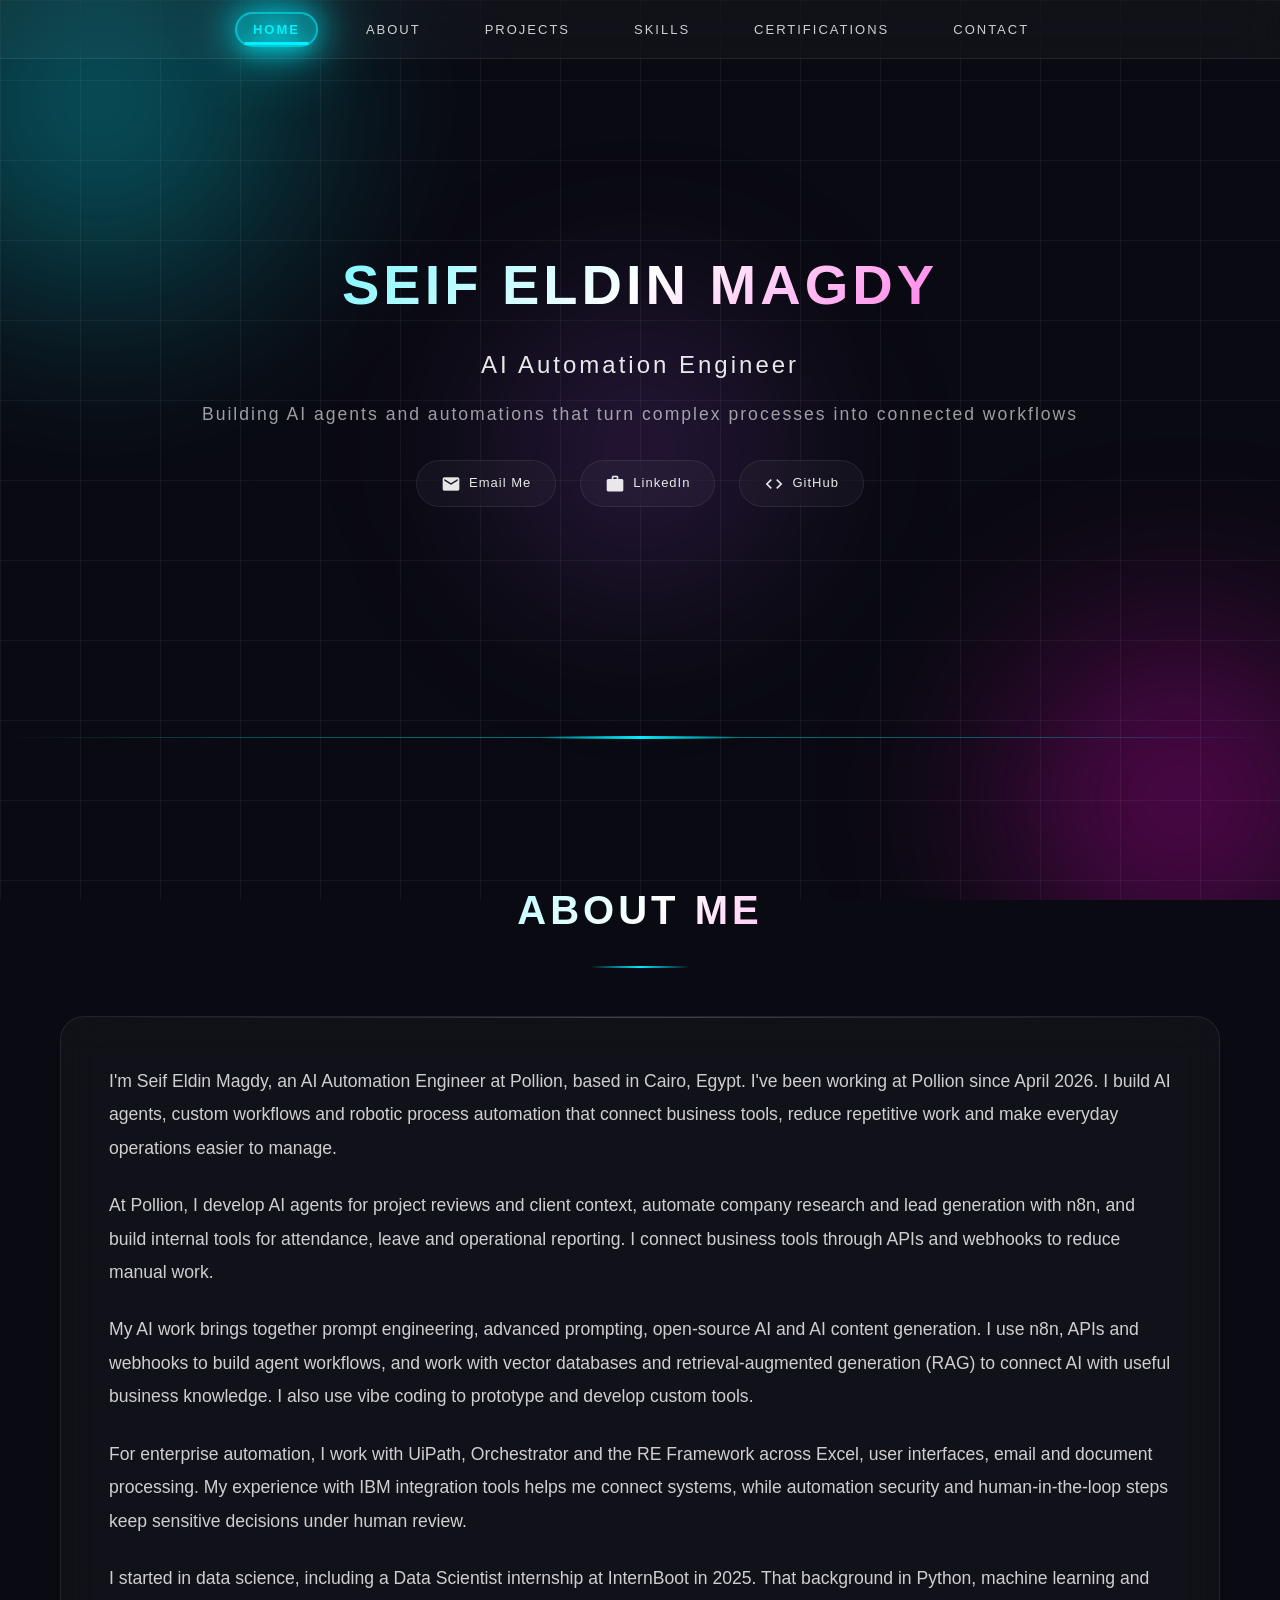
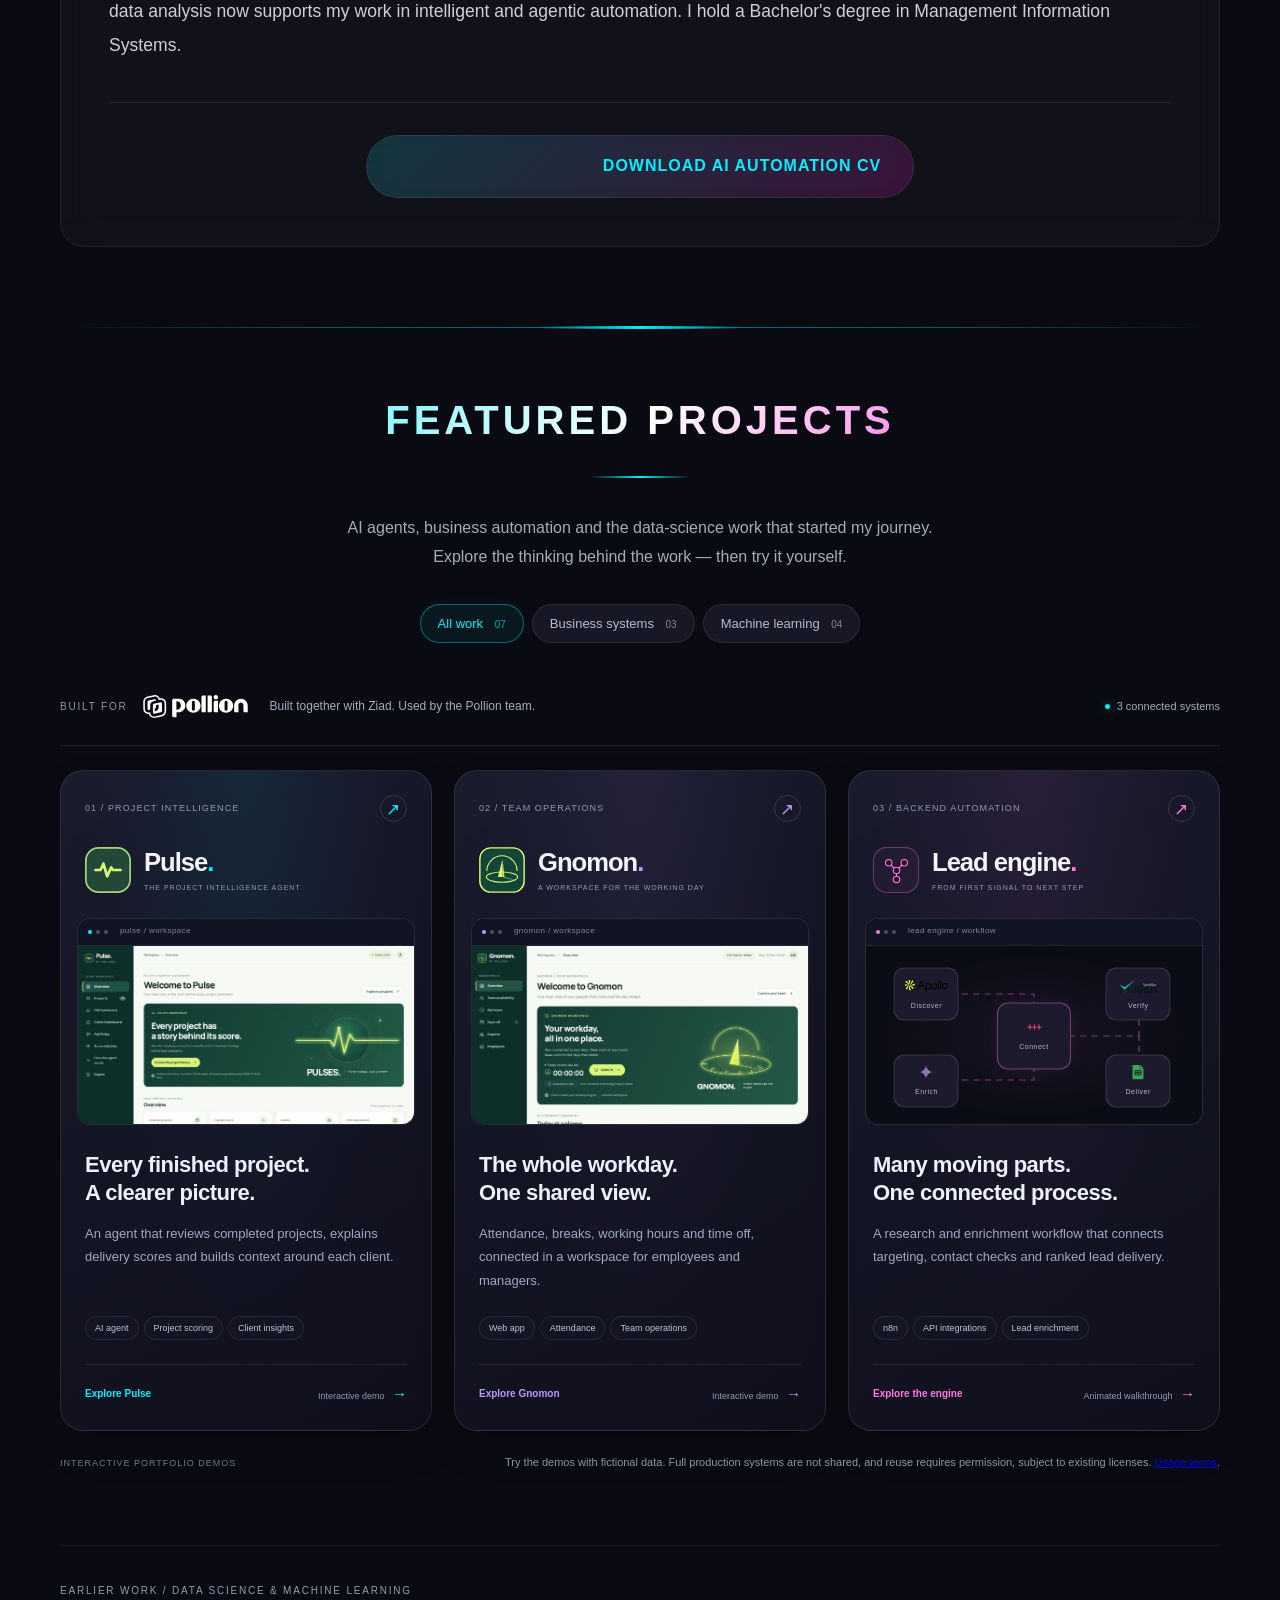
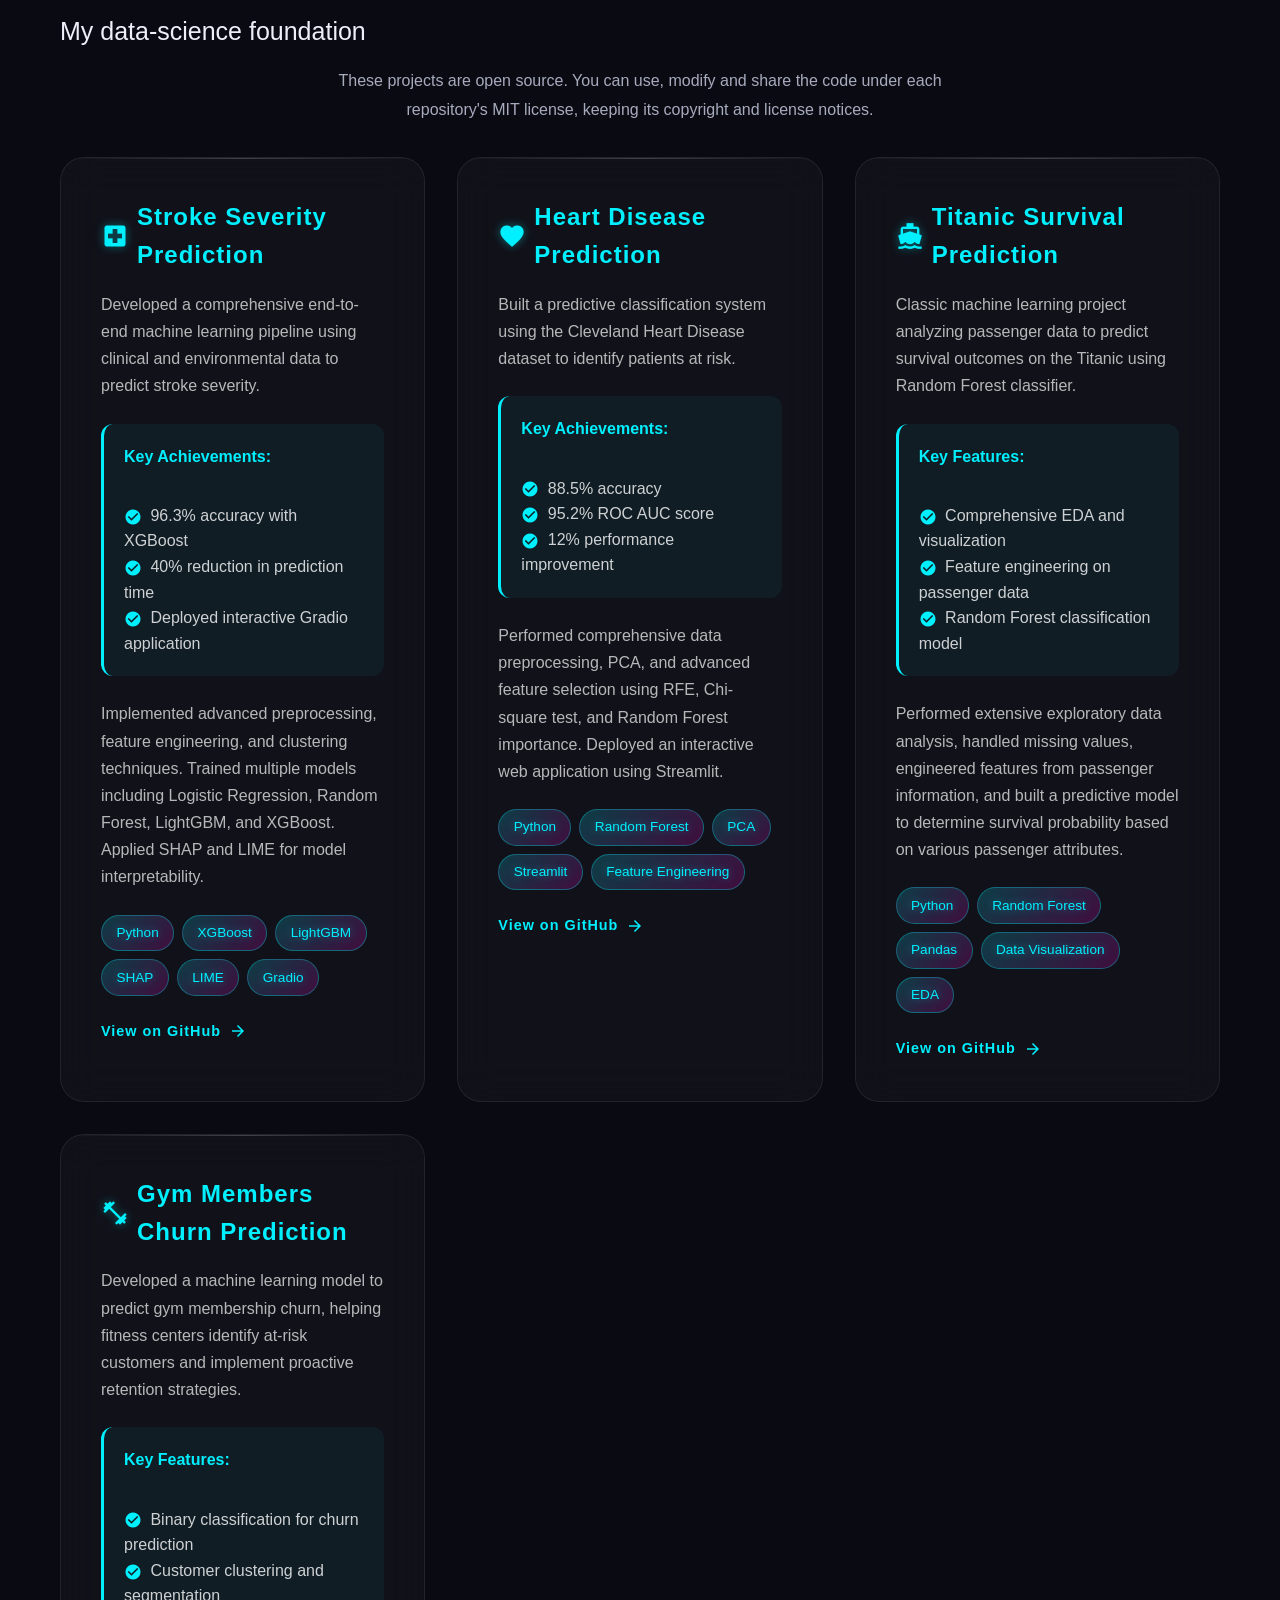
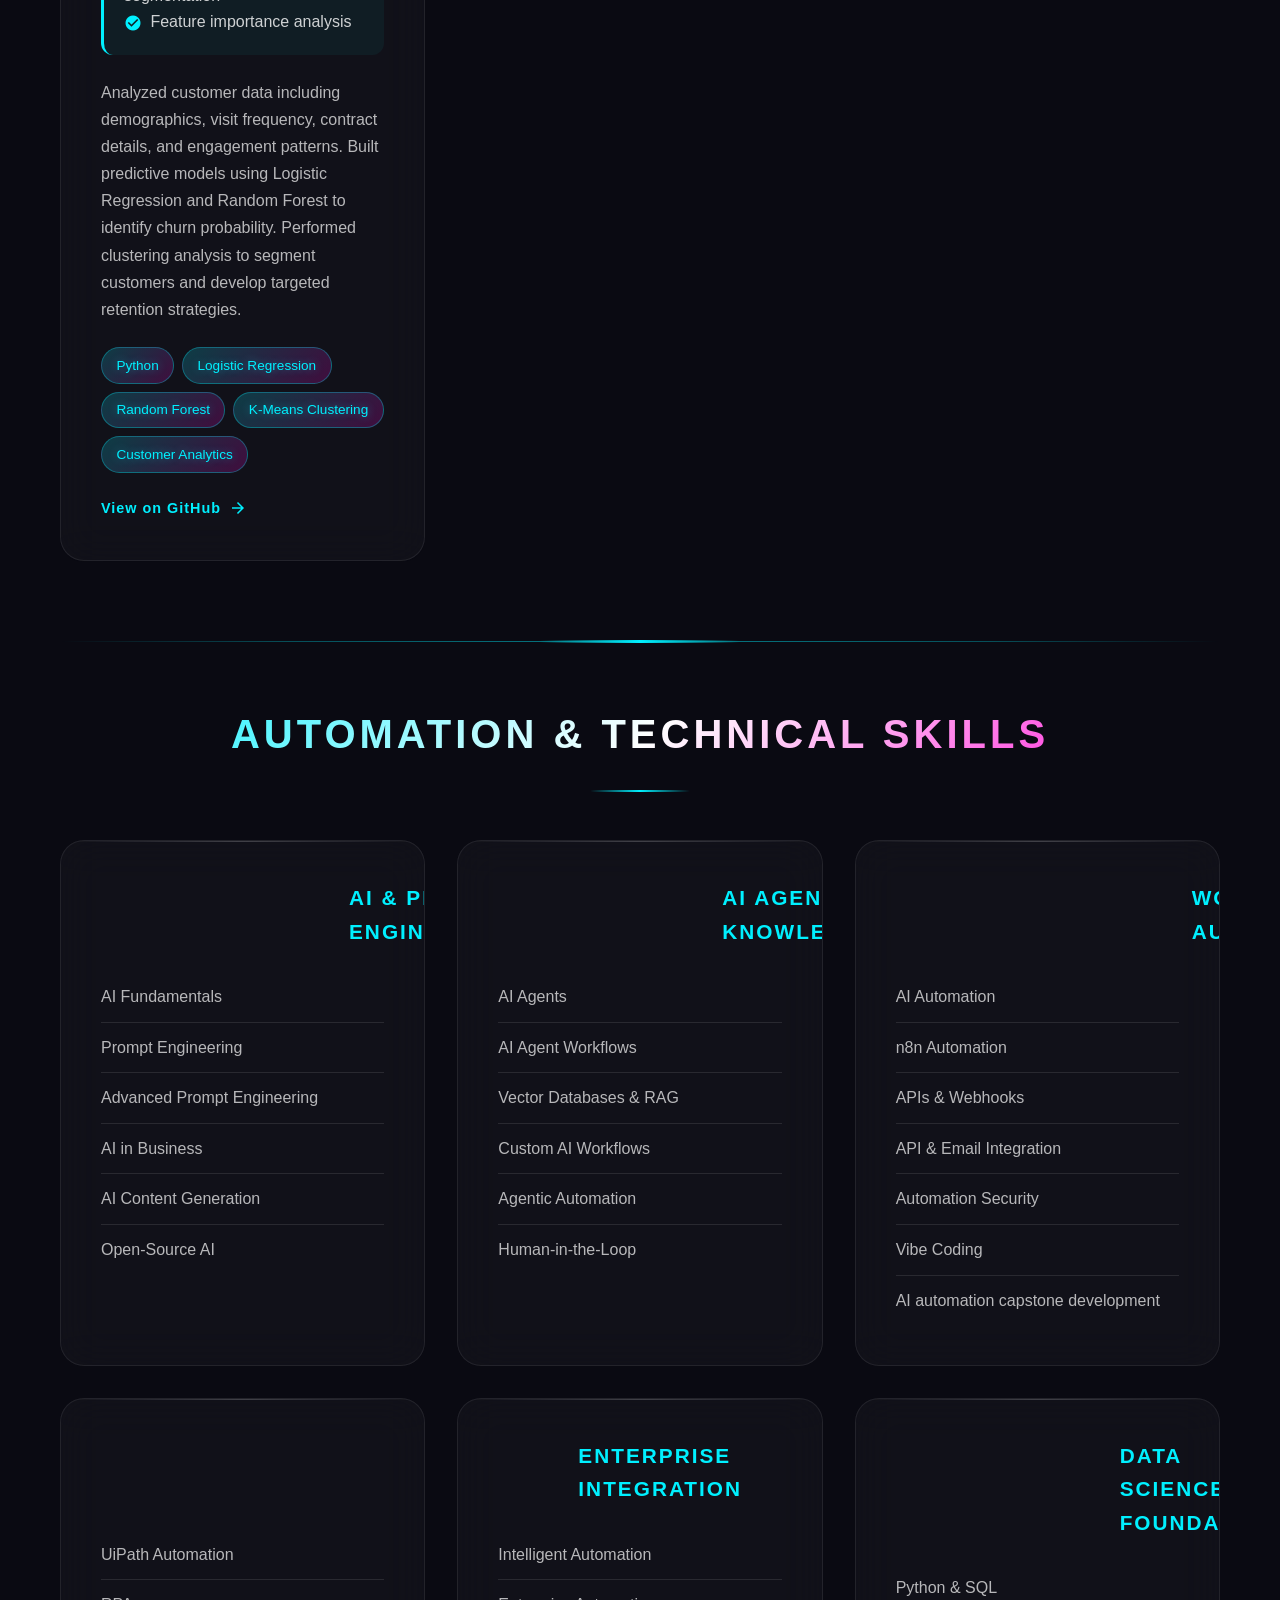
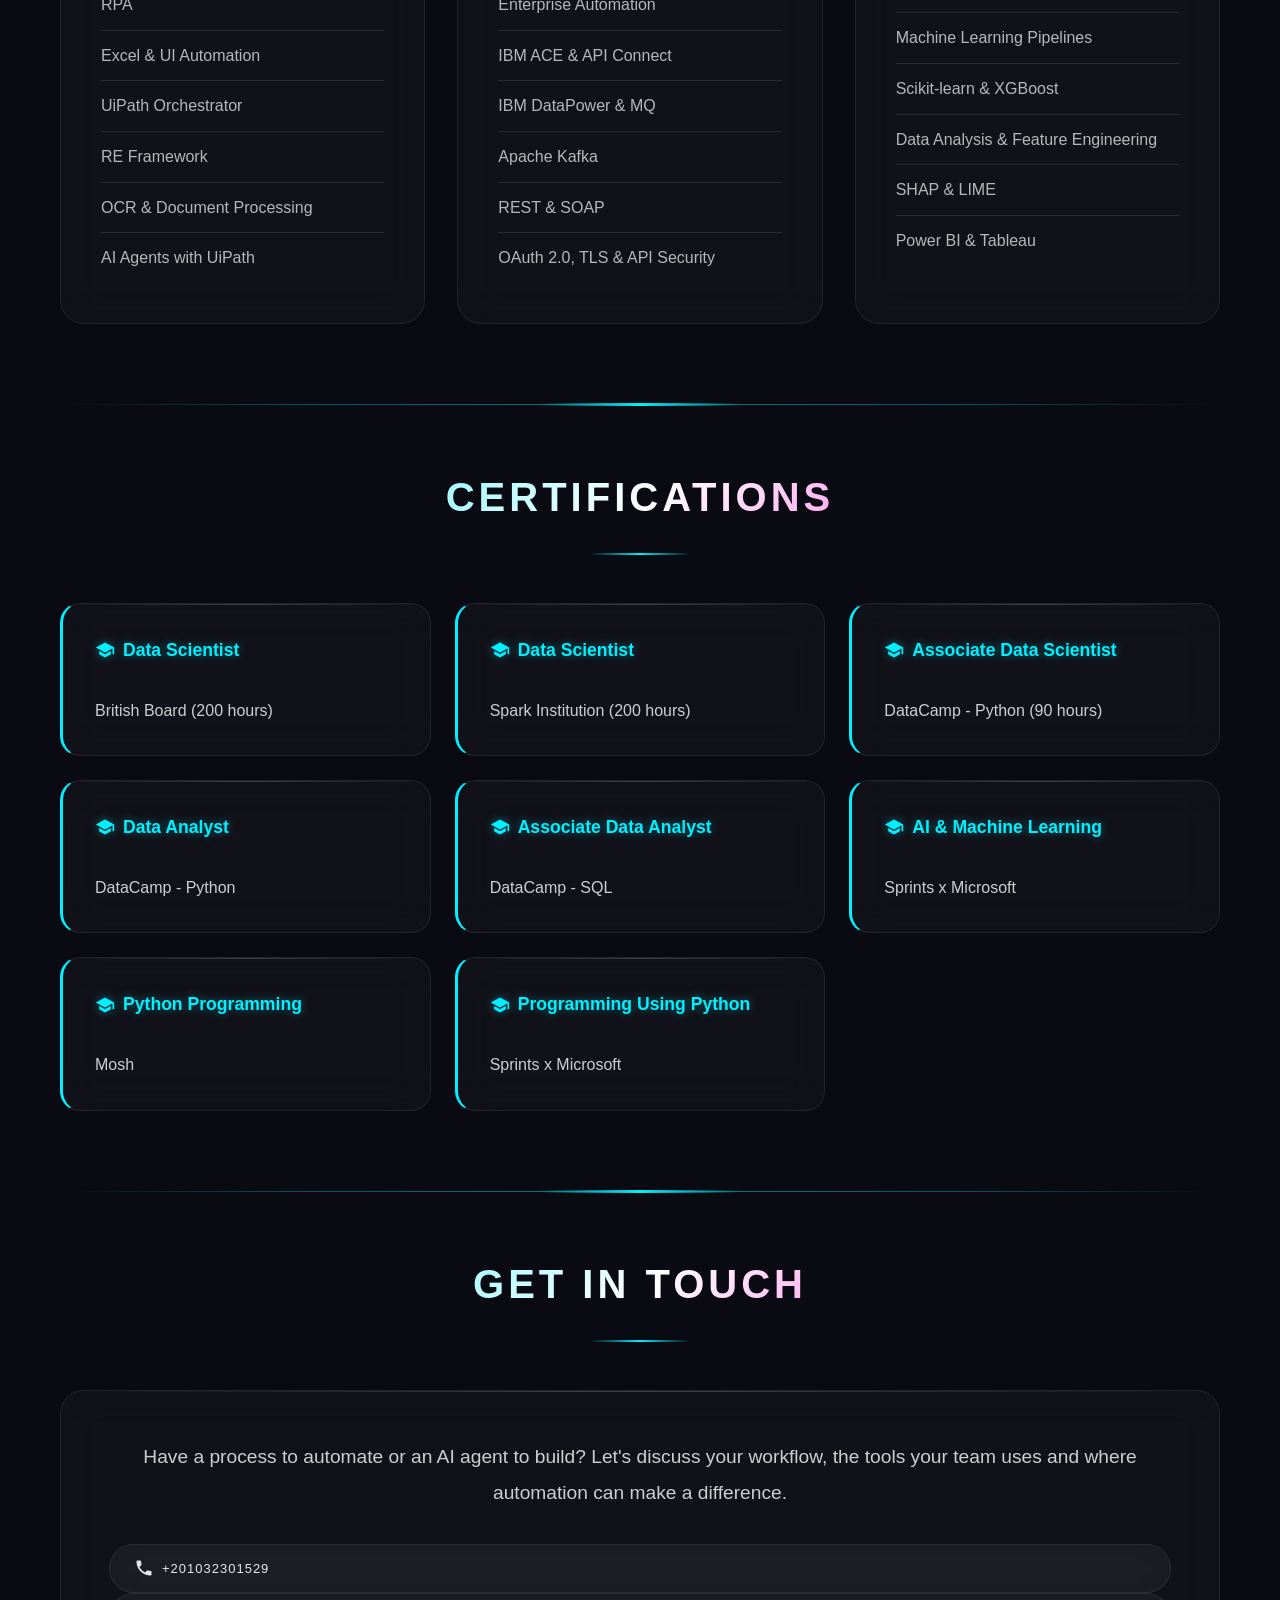
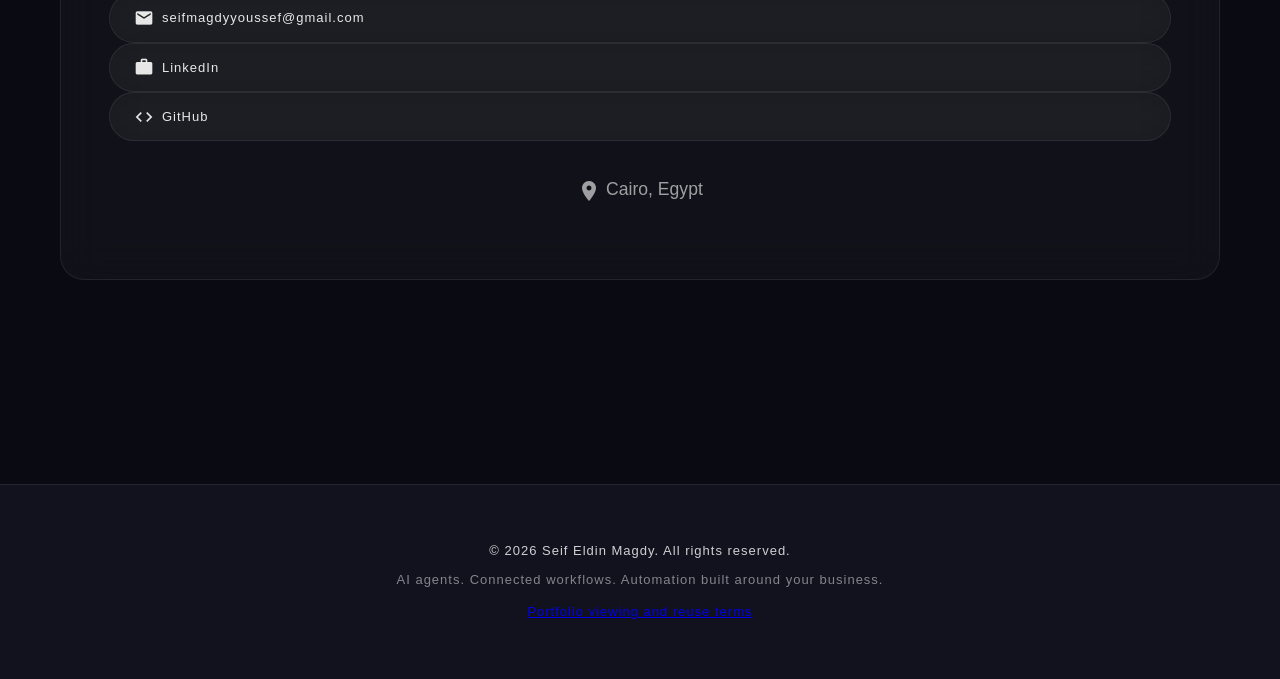
<file: index.html>
<!DOCTYPE html>
<html lang="en" dir="ltr">

<head>
    <meta charset="UTF-8">
    <meta name="viewport" content="width=device-width, initial-scale=1.0">
    <meta name="description"
        content="Seif Eldin Magdy - AI Automation Engineer with a background in data science. Building AI agents, n8n workflows and UiPath automation for business.">
    <meta name="keywords" content="AI Automation Engineer, AI Agents, n8n, UiPath, RPA, Prompt Engineering, APIs, Webhooks, RAG, Python">
    <meta name="author" content="Seif Eldin Magdy">

    <!-- Open Graph / Facebook -->
    <meta property="og:type" content="website">
    <meta property="og:title" content="Seif Eldin Magdy | AI Automation Engineer">
    <meta property="og:description" content="Building AI agents and automations that turn complex processes into connected workflows">

    <title>Seif Eldin Magdy | AI Automation Engineer</title>

    <!-- Stylesheet -->
    <link rel="stylesheet" href="style.css">
    <link rel="stylesheet" href="projects/projects.css">

    <!-- Material Icons -->
    <link href="https://fonts.googleapis.com/icon?family=Material+Icons" rel="stylesheet">

    <!-- Preconnect for performance -->
    <link rel="preconnect" href="https://fonts.googleapis.com">
    <link rel="preconnect" href="https://fonts.gstatic.com" crossorigin>
</head>

<body>
    <!-- Ambient Background -->
    <div class="ambient-bg">
        <div class="orb orb-1"></div>
        <div class="orb orb-2"></div>
        <div class="orb orb-3"></div>
    </div>

    <!-- Grid Overlay -->
    <div class="grid-overlay"></div>

    <nav>
        <ul>
            <li><a href="#home">Home</a></li>
            <li><a href="#about">About</a></li>
            <li><a href="#projects">Projects</a></li>
            <li><a href="#skills">Skills</a></li>
            <li><a href="#certifications">Certifications</a></li>
            <li><a href="#contact">Contact</a></li>
        </ul>
    </nav>

    <section id="home" class="hero">
        <h1>Seif Eldin Magdy</h1>
        <div class="title">AI Automation Engineer</div>
        <div class="subtitle">Building AI agents and automations that turn complex processes into connected workflows</div>
        <div class="contact-info">
            <a href="mailto:seifmagdyyoussef@gmail.com"><span class="material-icons">email</span> Email Me</a>
            <a href="https://linkedin.com/in/SeifMagdy" target="_blank"><span class="material-icons">work</span>
                LinkedIn</a>
            <a href="https://github.com/SeifMagdy66" target="_blank"><span class="material-icons">code</span> GitHub</a>
        </div>
    </section>

    <!-- Section Divider -->
    <div class="section-divider"></div>

    <div class="container">
        <section id="about">
            <h2>About Me</h2>
            <div class="about-content">
                <p>I'm Seif Eldin Magdy, an AI Automation Engineer at Pollion, based in Cairo, Egypt.
                    I've been working at Pollion since April 2026. I build AI agents,
                    custom workflows and robotic process automation that connect business tools, reduce repetitive
                    work and make everyday operations easier to manage.</p>

                <p>At Pollion, I develop AI agents for project reviews and client context, automate company
                    research and lead generation with n8n, and build internal tools for attendance, leave and
                    operational reporting. I connect business tools through APIs and webhooks to reduce manual work.</p>

                <p>My AI work brings together prompt engineering, advanced prompting, open-source AI and
                    AI content generation. I use n8n, APIs and webhooks to build agent workflows, and work with
                    vector databases and retrieval-augmented generation (RAG) to connect AI with useful business
                    knowledge. I also use vibe coding to prototype and develop custom tools.</p>

                <p>For enterprise automation, I work with UiPath, Orchestrator and the RE Framework across
                    Excel, user interfaces, email and document processing. My experience with IBM integration
                    tools helps me connect systems, while automation security and human-in-the-loop steps keep
                    sensitive decisions under human review.</p>

                <p>I started in data science, including a Data Scientist internship at InternBoot in 2025.
                    That background in Python, machine learning and data analysis now supports my work in
                    intelligent and agentic automation. I hold a Bachelor's degree in Management Information Systems.</p>

                <div class="cv-download-container">
                    <a href="assets/Seif_Eldin_Magdy_AI_Automation_Engineer_CV.pdf"
                        download="Seif_Eldin_Magdy_AI_Automation_Engineer_CV.pdf" class="cv-download-btn">
                        <span class="material-icons">download</span>
                        Download AI Automation CV
                    </a>
                </div>
            </div>
        </section>

        <!-- Section Divider -->
        <div class="section-divider"></div>

        <section id="projects">
            <h2>Featured Projects</h2>
            <p class="projects-intro">AI agents, business automation and the data-science work that started my journey.<br>Explore the thinking behind the work — then try it yourself.</p>
            <div class="project-filters" role="group" aria-label="Filter projects">
                <button type="button" data-project-filter="all" aria-pressed="true">All work <span>07</span></button>
                <button type="button" data-project-filter="systems" aria-pressed="false">Business systems <span>03</span></button>
                <button type="button" data-project-filter="ml" aria-pressed="false">Machine learning <span>04</span></button>
            </div>
            <p class="sr-only" id="project-filter-status" role="status" aria-live="polite">Showing all 7 projects.</p>
            <div data-project-group="systems" class="systems-collection">
                <div class="client-heading">
                    <div class="client-identity"><span class="client-label">BUILT FOR</span><img src="projects/assets/pollion-logo.svg" alt="Pollion" width="112" height="36"></div>
                    <p>Built together with Ziad. Used by the Pollion team.</p>
                    <span class="collection-status"><i></i> 3 connected systems</span>
                </div>
                <div class="systems-grid">
                    <a href="projects/pulse/" class="system-card system-pulse" data-project-link>
                        <div class="system-card-top"><span>01 / PROJECT INTELLIGENCE</span><span class="card-arrow" aria-hidden="true">↗</span></div>
                        <div class="system-identity"><img src="projects/assets/pulse-mark.svg" alt="Pulse logo" width="48" height="48"><div><h3>Pulse<span>.</span></h3><span>THE PROJECT INTELLIGENCE AGENT</span></div></div>
                        <div class="system-preview"><div class="preview-bar"><i></i><i></i><i></i><span>pulse / workspace</span></div><div class="preview-image"><img src="projects/assets/pulse-portal-preview.png" alt="Pulse demo showing project scores and its project intelligence dashboard" loading="lazy" width="1440" height="1000"></div><span class="preview-open">Step inside the demo <b aria-hidden="true">↗</b></span></div>
                        <div class="system-copy"><h4>Every finished project.<br>A clearer picture.</h4><p>An agent that reviews completed projects, explains delivery scores and builds context around each client.</p></div>
                        <div class="system-tags"><span>AI agent</span><span>Project scoring</span><span>Client insights</span></div>
                        <div class="system-card-footer"><span>Explore Pulse</span><span>Interactive demo <b aria-hidden="true">→</b></span></div>
                    </a>
                    <a href="projects/gnomon/" class="system-card system-gnomon" data-project-link>
                        <div class="system-card-top"><span>02 / TEAM OPERATIONS</span><span class="card-arrow" aria-hidden="true">↗</span></div>
                        <div class="system-identity"><img src="projects/assets/gnomon-mark.svg" alt="Gnomon logo" width="48" height="48"><div><h3>Gnomon<span>.</span></h3><span>A WORKSPACE FOR THE WORKING DAY</span></div></div>
                        <div class="system-preview"><div class="preview-bar"><i></i><i></i><i></i><span>gnomon / workspace</span></div><div class="preview-image"><img src="projects/assets/gnomon-portal-preview.png" alt="Gnomon demo with attendance, working hours and team availability" loading="lazy" width="1440" height="1000"></div><span class="preview-open">Step inside the demo <b aria-hidden="true">↗</b></span></div>
                        <div class="system-copy"><h4>The whole workday.<br>One shared view.</h4><p>Attendance, breaks, working hours and time off, connected in a workspace for employees and managers.</p></div>
                        <div class="system-tags"><span>Web app</span><span>Attendance</span><span>Team operations</span></div>
                        <div class="system-card-footer"><span>Explore Gnomon</span><span>Interactive demo <b aria-hidden="true">→</b></span></div>
                    </a>
                    <a href="projects/lead-generation/" class="system-card system-leads" data-project-link>
                        <div class="system-card-top"><span>03 / BACKEND AUTOMATION</span><span class="card-arrow" aria-hidden="true">↗</span></div>
                        <div class="system-identity"><span class="lead-mark" aria-hidden="true"><svg viewBox="0 0 48 48"><path d="M12 12 24 24 36 12M24 24v14"/><circle cx="12" cy="12" r="5"/><circle cx="36" cy="12" r="5"/><circle cx="24" cy="38" r="5"/><circle cx="24" cy="24" r="5"/></svg></span><div><h3>Lead engine<span>.</span></h3><span>FROM FIRST SIGNAL TO NEXT STEP</span></div></div>
                        <div class="system-preview lead-mini"><div class="preview-bar"><i></i><i></i><i></i><span>lead engine / workflow</span></div><div class="mini-flow" aria-hidden="true"><svg class="mini-wires" viewBox="0 0 320 180" preserveAspectRatio="none"><path d="M58 48H160V90M58 134H160V90M160 90H260V48M160 90H260V134"/></svg><div class="mini-node mini-apollo"><img src="projects/lead-generation/logos/apollo.svg" alt=""><span>Discover</span></div><div class="mini-node mini-ai"><img src="projects/lead-generation/logos/googlegemini.svg" alt=""><span>Enrich</span></div><div class="mini-node mini-core"><img src="projects/lead-generation/logos/n8n.svg" alt=""><span>Connect</span></div><div class="mini-node mini-verify"><img src="projects/lead-generation/logos/millionverifier.svg" alt=""><span>Verify</span></div><div class="mini-node mini-sheet"><img src="projects/lead-generation/logos/googlesheets.svg" alt=""><span>Deliver</span></div></div><span class="preview-open">Follow the workflow <b aria-hidden="true">↗</b></span></div>
                        <div class="system-copy"><h4>Many moving parts.<br>One connected process.</h4><p>A research and enrichment workflow that connects targeting, contact checks and ranked lead delivery.</p></div>
                        <div class="system-tags"><span>n8n</span><span>API integrations</span><span>Lead enrichment</span></div>
                        <div class="system-card-footer"><span>Explore the engine</span><span>Animated walkthrough <b aria-hidden="true">→</b></span></div>
                    </a>
                </div>
                <div class="systems-note"><span>INTERACTIVE PORTFOLIO DEMOS</span><p>Try the demos with fictional data. Full production systems are not shared, and reuse requires permission, subject to existing licenses. <a href="LICENSE">Usage terms</a>.</p></div>
            </div>
            <div data-project-group="ml" class="ml-collection">
            <div class="work-group-heading"><span>EARLIER WORK / DATA SCIENCE &amp; MACHINE LEARNING</span><h3>My data-science foundation</h3></div>
            <p class="projects-intro">These projects are open source. You can use, modify and share the code under each repository's MIT license, keeping its copyright and license notices.</p>
            <div class="projects-grid">
                <div class="project-card">
                    <h3><span class="material-icons">local_hospital</span> Stroke Severity Prediction</h3>
                    <p>Developed a comprehensive end-to-end machine learning pipeline using clinical and environmental
                        data to predict stroke severity.</p>

                    <div class="metrics">
                        <strong>Key Achievements:</strong><br>
                        <span class="material-icons">check_circle</span> 96.3% accuracy with XGBoost<br>
                        <span class="material-icons">check_circle</span> 40% reduction in prediction time<br>
                        <span class="material-icons">check_circle</span> Deployed interactive Gradio application
                    </div>

                    <p>Implemented advanced preprocessing, feature engineering, and clustering techniques. Trained
                        multiple models including Logistic Regression, Random Forest, LightGBM, and XGBoost. Applied
                        SHAP and LIME for model interpretability.</p>

                    <div class="skills">
                        <span class="skill-tag">Python</span>
                        <span class="skill-tag">XGBoost</span>
                        <span class="skill-tag">LightGBM</span>
                        <span class="skill-tag">SHAP</span>
                        <span class="skill-tag">LIME</span>
                        <span class="skill-tag">Gradio</span>
                    </div>
                    <a href="https://github.com/SeifMagdy66/stroke_severity_project" target="_blank"
                        class="github-link">View on GitHub <span class="material-icons">arrow_forward</span></a>
                </div>

                <div class="project-card">
                    <h3><span class="material-icons">favorite</span> Heart Disease Prediction</h3>
                    <p>Built a predictive classification system using the Cleveland Heart Disease dataset to identify
                        patients at risk.</p>

                    <div class="metrics">
                        <strong>Key Achievements:</strong><br>
                        <span class="material-icons">check_circle</span> 88.5% accuracy<br>
                        <span class="material-icons">check_circle</span> 95.2% ROC AUC score<br>
                        <span class="material-icons">check_circle</span> 12% performance improvement
                    </div>

                    <p>Performed comprehensive data preprocessing, PCA, and advanced feature selection using RFE,
                        Chi-square test, and Random Forest importance. Deployed an interactive web application using
                        Streamlit.</p>

                    <div class="skills">
                        <span class="skill-tag">Python</span>
                        <span class="skill-tag">Random Forest</span>
                        <span class="skill-tag">PCA</span>
                        <span class="skill-tag">Streamlit</span>
                        <span class="skill-tag">Feature Engineering</span>
                    </div>
                    <a href="https://github.com/SeifMagdy66/heart-disease-prediction" target="_blank"
                        class="github-link">View on GitHub <span class="material-icons">arrow_forward</span></a>
                </div>

                <div class="project-card">
                    <h3><span class="material-icons">directions_boat</span> Titanic Survival Prediction</h3>
                    <p>Classic machine learning project analyzing passenger data to predict survival outcomes on the
                        Titanic using Random Forest classifier.</p>

                    <div class="metrics">
                        <strong>Key Features:</strong><br>
                        <span class="material-icons">check_circle</span> Comprehensive EDA and visualization<br>
                        <span class="material-icons">check_circle</span> Feature engineering on passenger data<br>
                        <span class="material-icons">check_circle</span> Random Forest classification model
                    </div>

                    <p>Performed extensive exploratory data analysis, handled missing values, engineered features from
                        passenger information, and built a predictive model to determine survival probability based on
                        various passenger attributes.</p>

                    <div class="skills">
                        <span class="skill-tag">Python</span>
                        <span class="skill-tag">Random Forest</span>
                        <span class="skill-tag">Pandas</span>
                        <span class="skill-tag">Data Visualization</span>
                        <span class="skill-tag">EDA</span>
                    </div>
                    <a href="https://github.com/SeifMagdy66/Titanic_Survival_Prediction" target="_blank"
                        class="github-link">View on GitHub <span class="material-icons">arrow_forward</span></a>
                </div>

                <div class="project-card">
                    <h3><span class="material-icons">fitness_center</span> Gym Members Churn Prediction</h3>
                    <p>Developed a machine learning model to predict gym membership churn, helping fitness centers
                        identify at-risk customers and implement proactive retention strategies.</p>

                    <div class="metrics">
                        <strong>Key Features:</strong><br>
                        <span class="material-icons">check_circle</span> Binary classification for churn prediction<br>
                        <span class="material-icons">check_circle</span> Customer clustering and segmentation<br>
                        <span class="material-icons">check_circle</span> Feature importance analysis
                    </div>

                    <p>Analyzed customer data including demographics, visit frequency, contract details, and engagement
                        patterns. Built predictive models using Logistic Regression and Random Forest to identify churn
                        probability. Performed clustering analysis to segment customers and develop targeted retention
                        strategies.</p>

                    <div class="skills">
                        <span class="skill-tag">Python</span>
                        <span class="skill-tag">Logistic Regression</span>
                        <span class="skill-tag">Random Forest</span>
                        <span class="skill-tag">K-Means Clustering</span>
                        <span class="skill-tag">Customer Analytics</span>
                    </div>
                    <a href="https://github.com/SeifMagdy66/Gym-Members-Churn-Prediction" target="_blank"
                        class="github-link">View on GitHub <span class="material-icons">arrow_forward</span></a>
                </div>
            </div>
            </div>
        </section>

        <!-- Section Divider -->
        <div class="section-divider"></div>

        <section id="skills">
            <h2>Automation &amp; Technical Skills</h2>
            <div class="skills-grid">
                <div class="skill-category">
                    <h3><span class="material-icons">psychology</span> AI &amp; Prompt Engineering</h3>
                    <ul>
                        <li>AI Fundamentals</li>
                        <li>Prompt Engineering</li>
                        <li>Advanced Prompt Engineering</li>
                        <li>AI in Business</li>
                        <li>AI Content Generation</li>
                        <li>Open-Source AI</li>
                    </ul>
                </div>
                <div class="skill-category">
                    <h3><span class="material-icons">smart_toy</span> AI Agents &amp; Knowledge</h3>
                    <ul>
                        <li>AI Agents</li>
                        <li>AI Agent Workflows</li>
                        <li>Vector Databases &amp; RAG</li>
                        <li>Custom AI Workflows</li>
                        <li>Agentic Automation</li>
                        <li>Human-in-the-Loop</li>
                    </ul>
                </div>
                <div class="skill-category">
                    <h3><span class="material-icons">account_tree</span> Workflow Automation</h3>
                    <ul>
                        <li>AI Automation</li>
                        <li>n8n Automation</li>
                        <li>APIs &amp; Webhooks</li>
                        <li>API &amp; Email Integration</li>
                        <li>Automation Security</li>
                        <li>Vibe Coding</li>
                        <li>AI automation capstone development</li>
                    </ul>
                </div>
                <div class="skill-category">
                    <h3><span class="material-icons">precision_manufacturing</span> UiPath &amp; RPA</h3>
                    <ul>
                        <li>UiPath Automation</li>
                        <li>RPA</li>
                        <li>Excel &amp; UI Automation</li>
                        <li>UiPath Orchestrator</li>
                        <li>RE Framework</li>
                        <li>OCR &amp; Document Processing</li>
                        <li>AI Agents with UiPath</li>
                    </ul>
                </div>
                <div class="skill-category">
                    <h3><span class="material-icons">hub</span> Enterprise Integration</h3>
                    <ul>
                        <li>Intelligent Automation</li>
                        <li>Enterprise Automation</li>
                        <li>IBM ACE &amp; API Connect</li>
                        <li>IBM DataPower &amp; MQ</li>
                        <li>Apache Kafka</li>
                        <li>REST &amp; SOAP</li>
                        <li>OAuth 2.0, TLS &amp; API Security</li>
                    </ul>
                </div>
                <div class="skill-category">
                    <h3><span class="material-icons">analytics</span> Data Science Foundation</h3>
                    <ul>
                        <li>Python &amp; SQL</li>
                        <li>Machine Learning Pipelines</li>
                        <li>Scikit-learn &amp; XGBoost</li>
                        <li>Data Analysis &amp; Feature Engineering</li>
                        <li>SHAP &amp; LIME</li>
                        <li>Power BI &amp; Tableau</li>
                    </ul>
                </div>
            </div>
        </section>

        <!-- Section Divider -->
        <div class="section-divider"></div>

        <section id="certifications">
            <h2>Certifications</h2>
            <div class="cert-grid">
                <div class="cert-card">
                    <strong><span class="material-icons">school</span> Data Scientist</strong><br>
                    British Board (200 hours)
                </div>
                <div class="cert-card">
                    <strong><span class="material-icons">school</span> Data Scientist</strong><br>
                    Spark Institution (200 hours)
                </div>
                <div class="cert-card">
                    <strong><span class="material-icons">school</span> Associate Data Scientist</strong><br>
                    DataCamp - Python (90 hours)
                </div>
                <div class="cert-card">
                    <strong><span class="material-icons">school</span> Data Analyst</strong><br>
                    DataCamp - Python
                </div>
                <div class="cert-card">
                    <strong><span class="material-icons">school</span> Associate Data Analyst</strong><br>
                    DataCamp - SQL
                </div>
                <div class="cert-card">
                    <strong><span class="material-icons">school</span> AI & Machine Learning</strong><br>
                    Sprints x Microsoft
                </div>
                <div class="cert-card">
                    <strong><span class="material-icons">school</span> Python Programming</strong><br>
                    Mosh
                </div>
                <div class="cert-card">
                    <strong><span class="material-icons">school</span> Programming Using Python</strong><br>
                    Sprints x Microsoft
                </div>
            </div>
        </section>

        <!-- Section Divider -->
        <div class="section-divider"></div>

        <section id="contact">
            <h2>Get In Touch</h2>
            <div class="about-content" style="text-align: center;">
                <p style="font-size: 1.2rem; margin-bottom: 2rem;">Have a process to automate or an AI agent to build? Let's discuss your workflow,
                    the tools your team uses and where automation can make a difference.</p>
                <div class="contact-info" style="justify-content: center;">
                    <a href="tel:+201032301529"><span class="material-icons">phone</span> +201032301529</a>
                    <a href="mailto:seifmagdyyoussef@gmail.com"><span class="material-icons">email</span>
                        seifmagdyyoussef@gmail.com</a>
                    <a href="https://linkedin.com/in/SeifMagdy" target="_blank"><span class="material-icons">work</span>
                        LinkedIn</a>
                    <a href="https://github.com/SeifMagdy66" target="_blank"><span class="material-icons">code</span>
                        GitHub</a>
                </div>
                <p style="margin-top: 2rem; color: rgba(255, 255, 255, 0.6);"><span
                        class="material-icons">location_on</span> Cairo, Egypt</p>
            </div>
        </section>
    </div>

    <footer>
        <p>&copy; <span id="currentYear">2024</span> Seif Eldin Magdy. All rights reserved.</p>
        <p style="margin-top: 0.5rem; opacity: 0.8;">AI agents. Connected workflows. Automation built around your business.</p>
        <p style="margin-top: 0.75rem;"><a href="LICENSE">Portfolio viewing and reuse terms</a></p>
    </footer>

    <!-- JavaScript -->
    <script src="script.js"></script>
    <script src="projects/showcase.js"></script>
    <script>
        // Update copyright year
        document.getElementById('currentYear').textContent = new Date().getFullYear();
    </script>
</body>

</html>
</file>
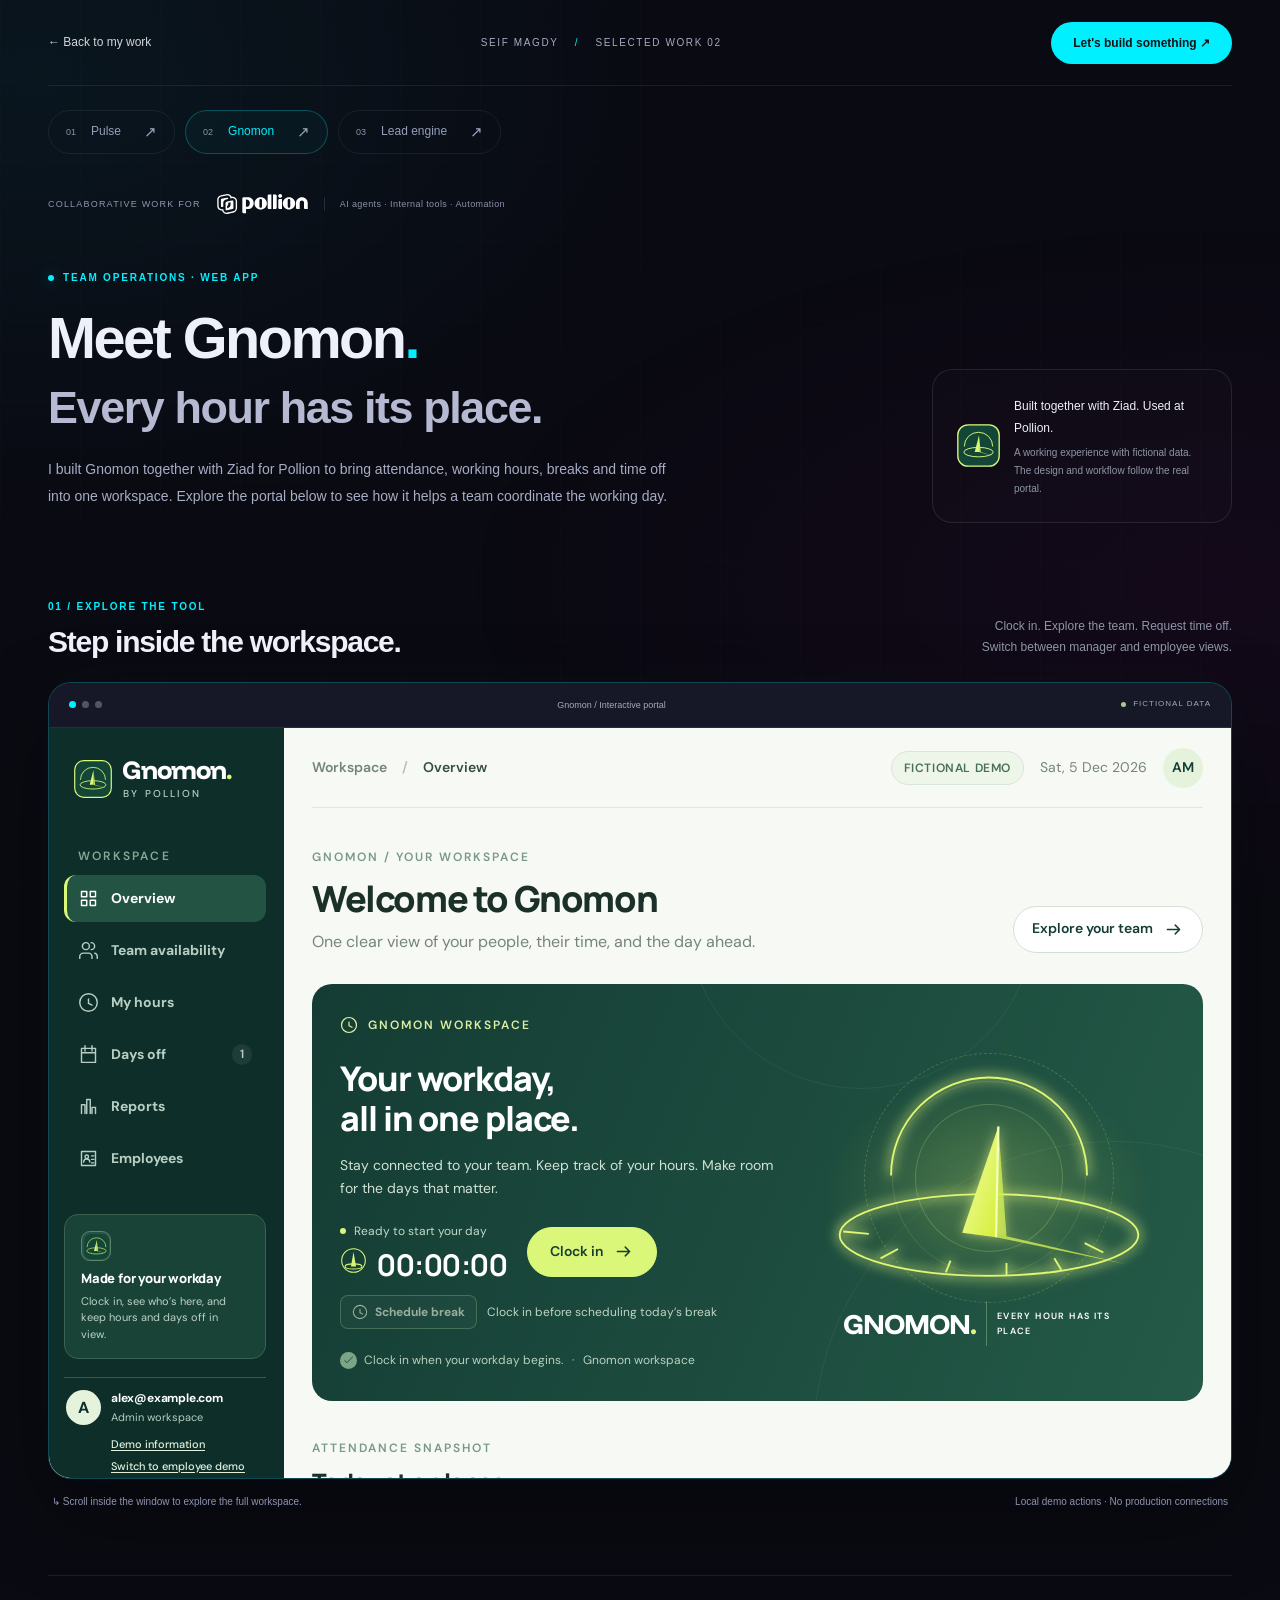
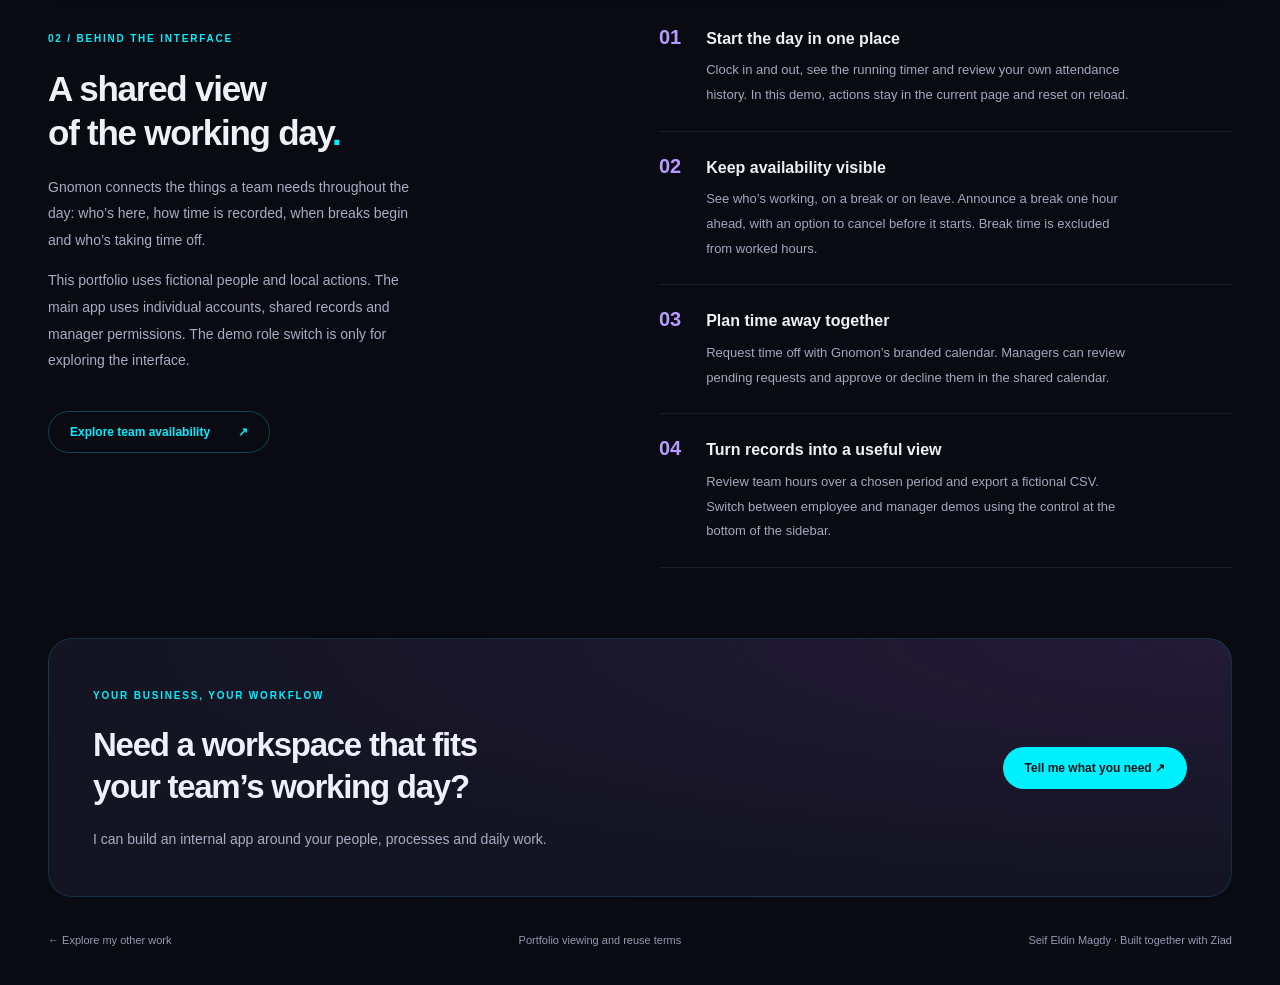
<file: projects/gnomon/index.html>
<!doctype html>
<html lang="en">
<head>
<meta charset="utf-8">
<meta name="viewport" content="width=device-width,initial-scale=1">
<meta name="theme-color" content="#0a0a12">
<meta name="description" content="Explore Gnomon, the team operations app Seif and Ziad built together for Pollion, in an interactive portal with fictional data.">
<title>Gnomon — A collaborative project for Pollion | Seif Eldin Magdy</title>
<link rel="icon" href="mark-favicon.svg">
<link rel="stylesheet" href="../pulse/showcase.css">
<script src="showcase.js" defer>
</script>
<link rel="stylesheet" href="../detail-theme.css">
<script src="../showcase.js" defer>
</script>
</head>
<body class="project-detail">
<div class="detail-atmosphere" aria-hidden="true">
</div>
<header class="page-nav">
<a class="back" data-project-link href="../../index.html#projects">← Back to my work</a>
<span>SEIF MAGDY <i>/</i> SELECTED WORK 02</span>
<a class="contact" href="mailto:seifmagdyyoussef@gmail.com?subject=Let%27s%20build%20a%20tool%20like%20Gnomon">Let's build something ↗</a>
</header>
<main>
<div class="project-switcher" aria-label="Explore projects">
<a data-project-link href="../pulse/">
<span>01</span>Pulse<b aria-hidden="true">↗</b>
</a>
<a data-project-link href="../gnomon/" aria-current="page">
<span>02</span>Gnomon<b aria-hidden="true">↗</b>
</a>
<a data-project-link href="../lead-generation/">
<span>03</span>Lead engine<b aria-hidden="true">↗</b>
</a>
</div>
<div class="client-ribbon">
<span>COLLABORATIVE WORK FOR</span>
<img src="../assets/pollion-logo.svg" alt="Pollion">
<span>AI agents · Internal tools · Automation</span>
</div>
<section class="intro">
<div class="intro-copy">
<div class="eyebrow">
<span>
</span> TEAM OPERATIONS · WEB APP</div>
<h1>Meet Gnomon<span>.</span>
<br>
<em>Every hour has its place.</em>
</h1>
<p>I built Gnomon together with Ziad for Pollion to bring attendance, working hours, breaks and time off into one workspace. Explore the portal below to see how it helps a team coordinate the working day.</p>
</div>
<aside class="built-for">
<img src="mark-main.svg" alt="Gnomon logo">
<div>
<strong>Built together with Ziad. Used at Pollion.</strong>
<p>A working experience with fictional data.<br>The design and workflow follow the real portal.</p>
</div>
</aside>
</section>
<section class="portal-stage" aria-label="Interactive Gnomon portal">
<div class="stage-heading">
<div>
<span class="section-number">01 / EXPLORE THE TOOL</span>
<h2>Step inside the workspace.</h2>
</div>
<p>Clock in. Explore the team. Request time off.<br>Switch between manager and employee views.</p>
</div>
<div class="portal-frame">
<div class="window-bar">
<span class="window-dots" aria-hidden="true">
<i>
</i>
<i>
</i>
<i>
</i>
</span>
<span>Gnomon / Interactive portal</span>
<span class="mock-badge">
<i>
</i> FICTIONAL DATA</span>
</div>
<iframe id="gnomon-portal" name="gnomon-portal" src="portal.html#overview" title="Interactive Gnomon workspace with fictional attendance data" loading="lazy">
</iframe>
</div>
<div class="portal-caption">
<span>↳ Scroll inside the window to explore the full workspace.</span>
<span>Local demo actions · No production connections</span>
</div>
</section>
<section class="explanation">
<div class="explanation-heading">
<span class="section-number">02 / BEHIND THE INTERFACE</span>
<h2>A shared view<br>of the working day<span>.</span>
</h2>
<p>Gnomon connects the things a team needs throughout the day: who’s here, how time is recorded, when breaks begin and who’s taking time off.</p>
<p>This portfolio uses fictional people and local actions. The main app uses individual accounts, shared records and manager permissions. The demo role switch is only for exploring the interface.</p>
<button data-view="team">Explore team availability <span>↗</span>
</button>
</div>
<div class="steps">
<article>
<span>01</span>
<div>
<h3>Start the day in one place</h3>
<p>Clock in and out, see the running timer and review your own attendance history. In this demo, actions stay in the current page and reset on reload.</p>
</div>
</article>
<article>
<span>02</span>
<div>
<h3>Keep availability visible</h3>
<p>See who’s working, on a break or on leave. Announce a break one hour ahead, with an option to cancel before it starts. Break time is excluded from worked hours.</p>
</div>
</article>
<article>
<span>03</span>
<div>
<h3>Plan time away together</h3>
<p>Request time off with Gnomon’s branded calendar. Managers can review pending requests and approve or decline them in the shared calendar.</p>
</div>
</article>
<article>
<span>04</span>
<div>
<h3>Turn records into a useful view</h3>
<p>Review team hours over a chosen period and export a fictional CSV. Switch between employee and manager demos using the control at the bottom of the sidebar.</p>
</div>
</article>
</div>
</section>
<section class="closing">
<div>
<span class="section-number">YOUR BUSINESS, YOUR WORKFLOW</span>
<h2>Need a workspace that fits<br>your team’s working day?</h2>
<p>I can build an internal app around your people, processes and daily work.</p>
</div>
<a class="contact" href="mailto:seifmagdyyoussef@gmail.com?subject=A%20custom%20business%20tool">Tell me what you need ↗</a>
</section>
</main>
<footer>
<a data-project-link href="../../index.html#projects">← Explore my other work</a>
<a href="../../LICENSE">Portfolio viewing and reuse terms</a>
<span>Seif Eldin Magdy · Built together with Ziad</span>
</footer>
</body>
</html>
</file>
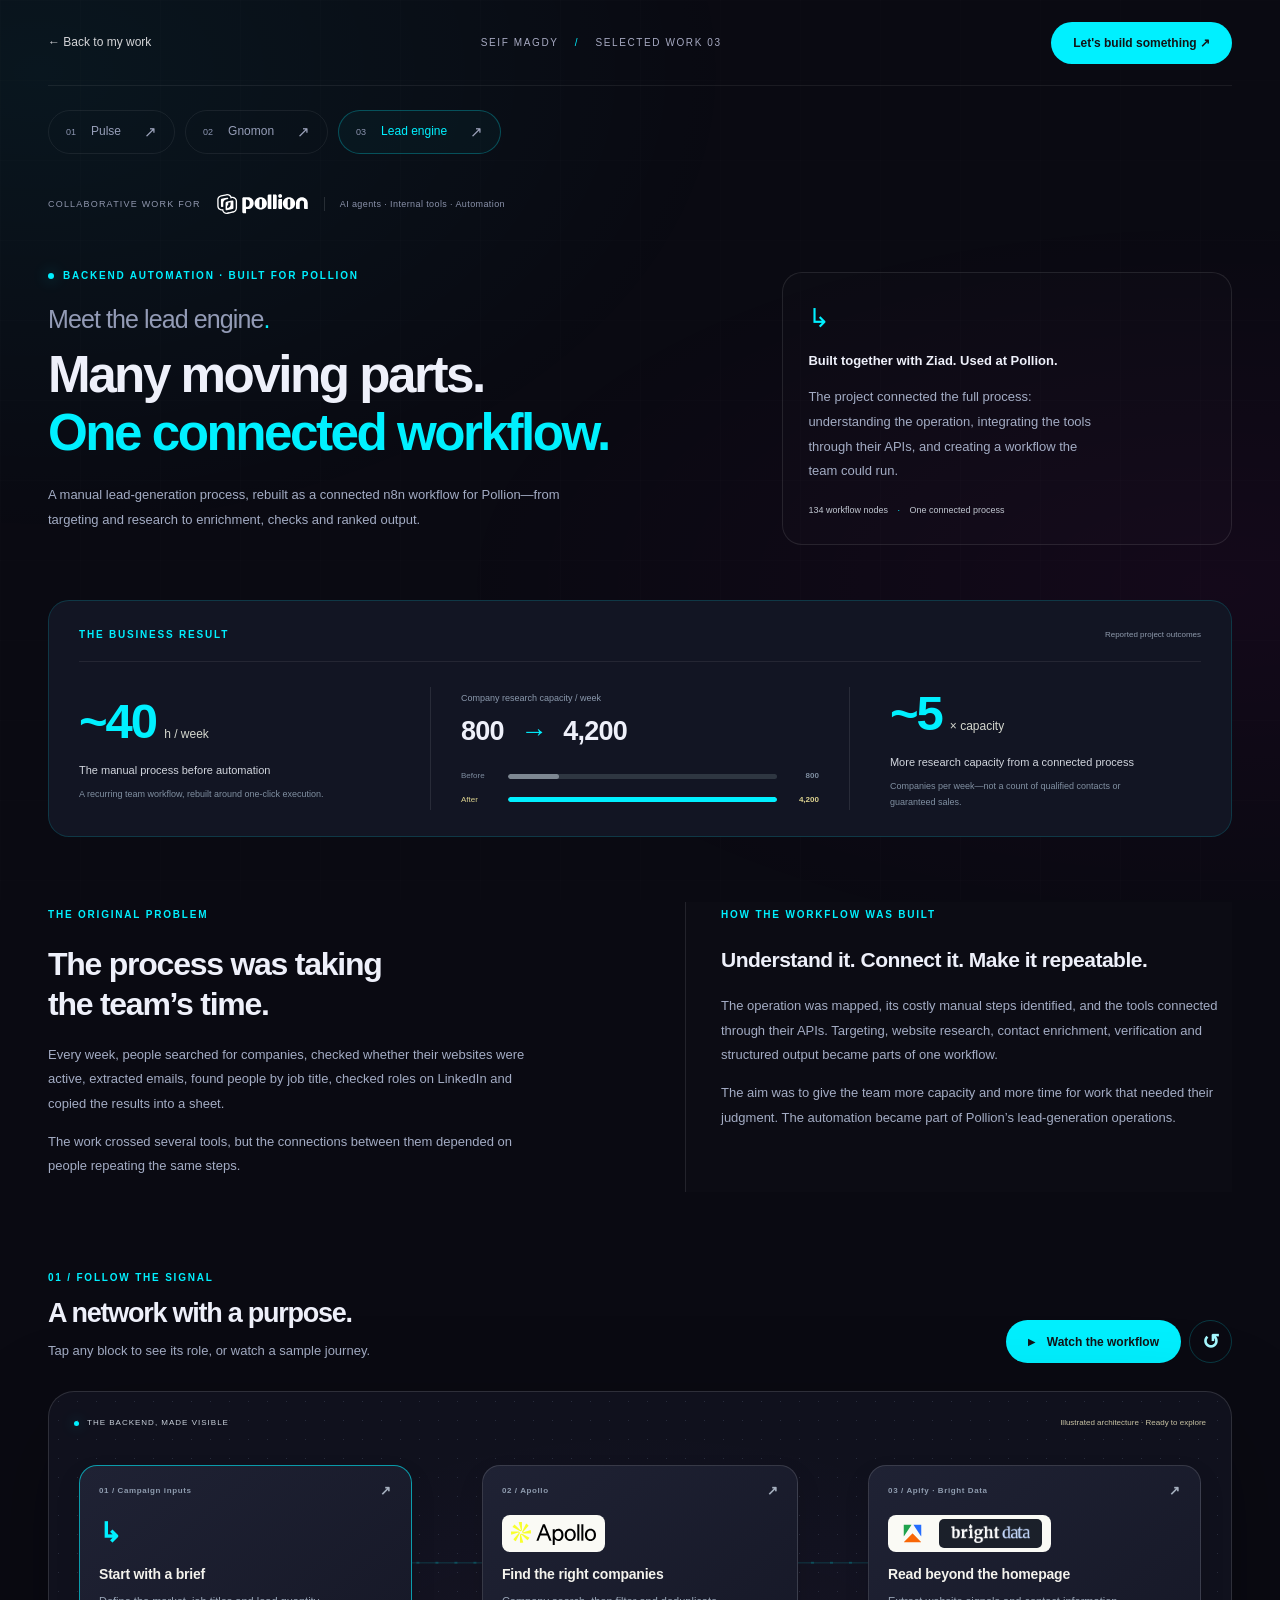
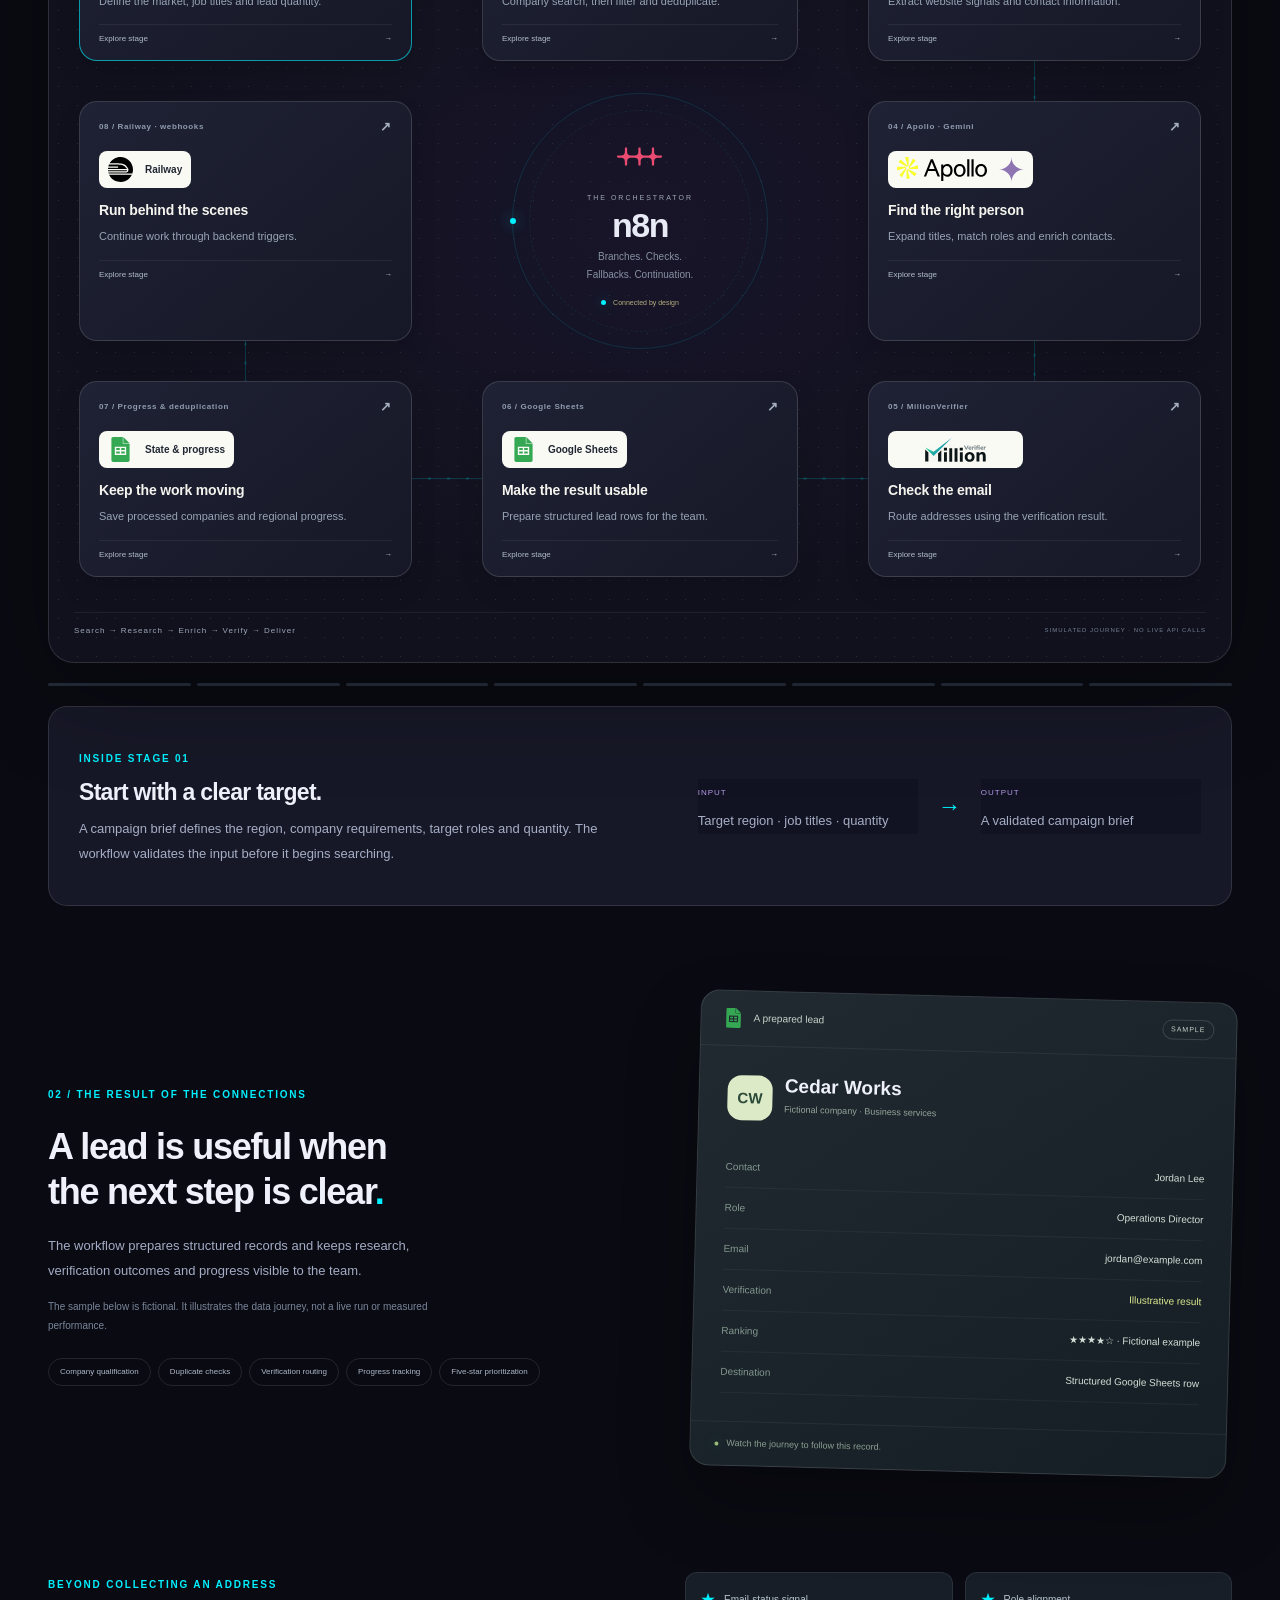
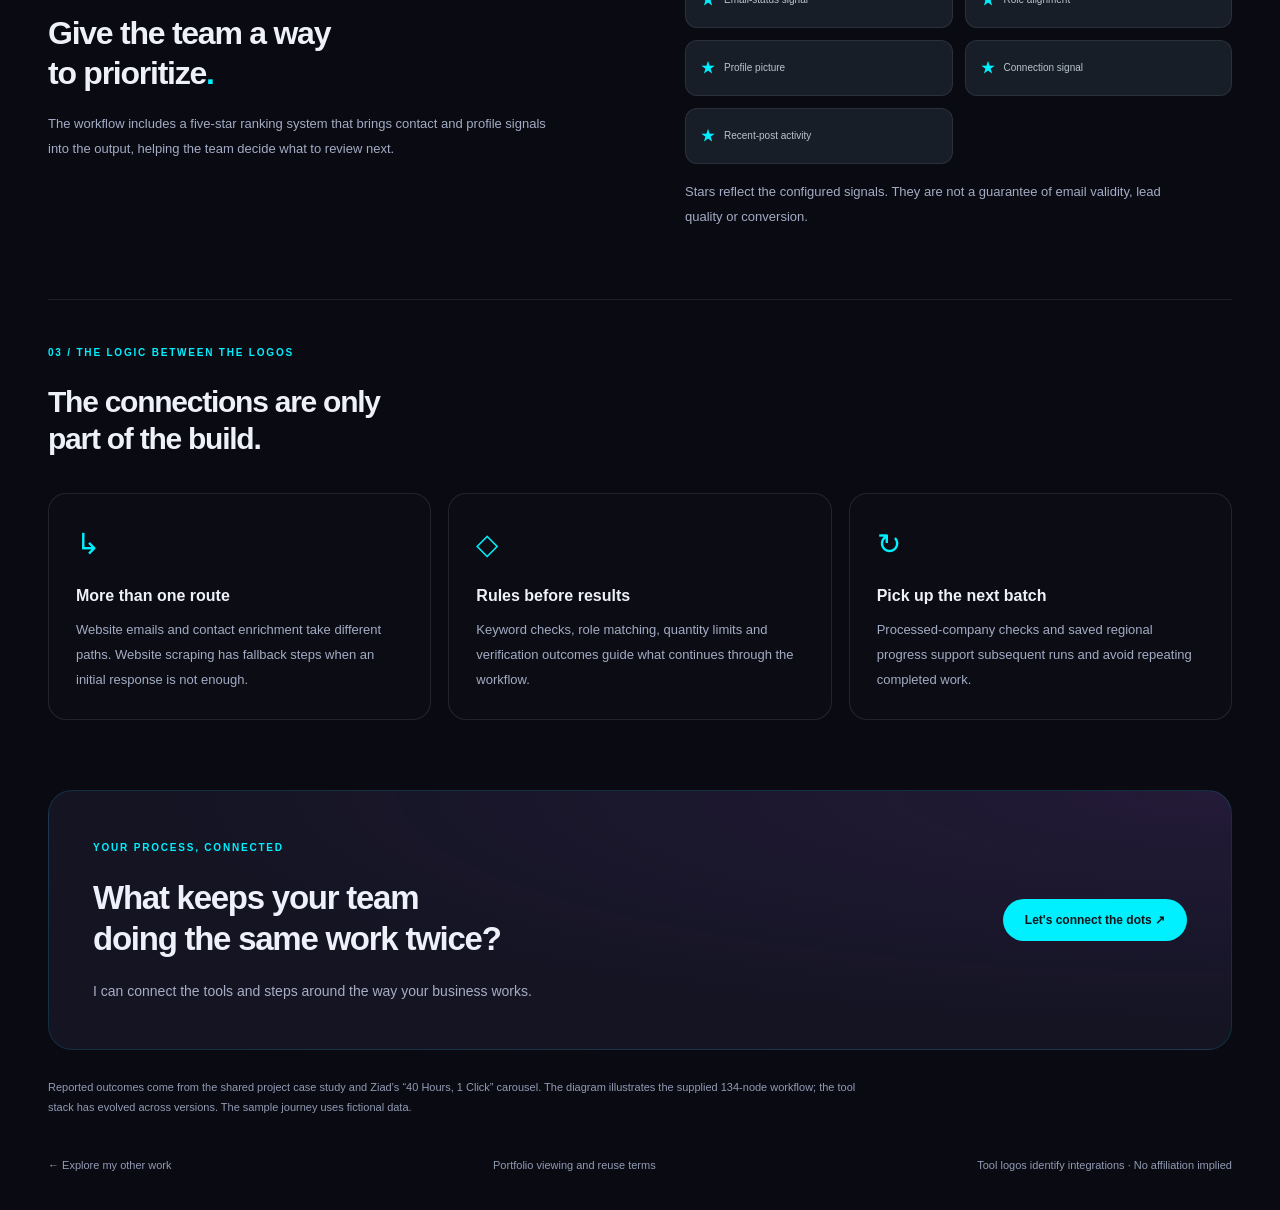
<file: projects/lead-generation/index.html>
<!doctype html>
<html lang="en">
<head>
<meta charset="utf-8">
<meta name="viewport" content="width=device-width,initial-scale=1">
<meta name="theme-color" content="#0a0a12">
<meta name="description" content="A visual journey through the backend lead-generation automation Seif and Ziad built together for Pollion.">
<title>Lead Generation — Seif Eldin Magdy</title>
<link rel="icon" href="logos/n8n.svg">
<link rel="stylesheet" href="../pulse/showcase.css">
<link rel="stylesheet" href="style.css">
<script src="script.js" defer>
</script>
<link rel="stylesheet" href="../detail-theme.css">
<script src="../showcase.js" defer>
</script>
</head>
<body class="project-detail">
<div class="detail-atmosphere" aria-hidden="true">
</div>
<header class="page-nav">
<a class="back" data-project-link href="../../index.html#projects">← Back to my work</a>
<span>SEIF MAGDY <i>/</i> SELECTED WORK 03</span>
<a class="contact" href="mailto:seifmagdyyoussef@gmail.com?subject=Let%27s%20automate%20a%20business%20workflow">Let's build something ↗</a>
</header>
<main>
<div class="project-switcher" aria-label="Explore projects">
<a data-project-link href="../pulse/">
<span>01</span>Pulse<b aria-hidden="true">↗</b>
</a>
<a data-project-link href="../gnomon/">
<span>02</span>Gnomon<b aria-hidden="true">↗</b>
</a>
<a data-project-link href="../lead-generation/" aria-current="page">
<span>03</span>Lead engine<b aria-hidden="true">↗</b>
</a>
</div>
<div class="client-ribbon">
<span>COLLABORATIVE WORK FOR</span>
<img src="../assets/pollion-logo.svg" alt="Pollion">
<span>AI agents · Internal tools · Automation</span>
</div>
<section class="engine-intro">
<div>
<div class="eyebrow">
<span>
</span> BACKEND AUTOMATION · BUILT FOR POLLION</div>
<h1>Meet the lead engine<span>.</span>
</h1>
<p class="hero-line">Many moving parts.<br>
<em>One connected workflow.</em>
</p>
<p class="intro-text">A manual lead-generation process, rebuilt as a connected n8n workflow for Pollion—from targeting and research to enrichment, checks and ranked output.</p>
</div>
<div class="architecture-note">
<span class="note-symbol">↳</span>
<strong>Built together with Ziad. Used at Pollion.</strong>
<p>The project connected the full process: understanding the operation, integrating the tools through their APIs, and creating a workflow the team could run.</p>
<span class="source-chip">134 workflow nodes <i>·</i> One connected process</span>
</div>
</section>
<section class="project-impact" aria-label="Reported project outcomes">
<div class="impact-heading">
<span class="section-number">THE BUSINESS RESULT</span>
<span>Reported project outcomes</span>
</div>
<div class="impact-grid">
<div class="impact-stat">
<strong>~40<span>h / week</span>
</strong>
<p>The manual process before automation</p>
<small>A recurring team workflow, rebuilt around one-click execution.</small>
</div>
<div class="capacity-change">
<div>
<span>Company research capacity / week</span>
<b>800 <i>→</i> 4,200</b>
</div>
<div class="capacity-row">
<span>Before</span>
<i style="--capacity:19.05%">
</i>
<b>800</b>
</div>
<div class="capacity-row after">
<span>After</span>
<i style="--capacity:100%">
</i>
<b>4,200</b>
</div>
</div>
<div class="impact-stat uplift">
<strong>~5<span>× capacity</span>
</strong>
<p>More research capacity from a connected process</p>
<small>Companies per week—not a count of qualified contacts or guaranteed sales.</small>
</div>
</div>
</section>
<section class="project-story">
<div>
<span class="section-number">THE ORIGINAL PROBLEM</span>
<h2>The process was taking<br>the team’s time.</h2>
<p>Every week, people searched for companies, checked whether their websites were active, extracted emails, found people by job title, checked roles on LinkedIn and copied the results into a sheet.</p>
<p>The work crossed several tools, but the connections between them depended on people repeating the same steps.</p>
</div>
<div class="project-contribution">
<span class="section-number">HOW THE WORKFLOW WAS BUILT</span>
<h3>Understand it. Connect it. Make it repeatable.</h3>
<p>The operation was mapped, its costly manual steps identified, and the tools connected through their APIs. Targeting, website research, contact enrichment, verification and structured output became parts of one workflow.</p>
<p>The aim was to give the team more capacity and more time for work that needed their judgment. The automation became part of Pollion’s lead-generation operations.</p>
</div>
</section>
<section class="engine-section" aria-labelledby="engine-heading">
<div class="engine-heading">
<div>
<span class="section-number">01 / FOLLOW THE SIGNAL</span>
<h2 id="engine-heading">A network with a purpose.</h2>
<p>Tap any block to see its role, or watch a sample journey.</p>
</div>
<div class="run-actions">
<button id="run-flow">
<span class="play-icon">▶</span> Watch the workflow</button>
<button id="reset-flow" class="reset-flow" aria-label="Reset the workflow visualization">↺</button>
</div>
</div>
<div class="engine-canvas" id="engine-canvas">
<div class="canvas-top">
<span>
<i>
</i> THE BACKEND, MADE VISIBLE</span>
<span id="run-status" role="status" aria-live="polite">Illustrated architecture · Ready to explore</span>
</div>
<div class="flow-grid" id="flow-grid">
<svg id="connections" aria-hidden="true">
</svg>
<button class="flow-node node-brief" data-stage="brief" aria-pressed="true">
<span class="node-top">
<span>01 / Campaign inputs</span>
<span class="node-arrow">↗</span>
</span>
<span class="logo-tile input">
<span class="brief-symbol">↳</span>
</span>
<strong>Start with a brief</strong>
<span class="node-copy">Define the market, job titles and lead quantity.</span>
<span class="node-state">Explore stage <i>→</i>
</span>
</button>
<button class="flow-node node-discover" data-stage="discover" aria-pressed="false">
<span class="node-top">
<span>02 / Apollo</span>
<span class="node-arrow">↗</span>
</span>
<span class="logo-tile apollo">
<img src="logos/apollo.svg" alt="Apollo logo">
</span>
<strong>Find the right companies</strong>
<span class="node-copy">Company search, then filter and deduplicate.</span>
<span class="node-state">Explore stage <i>→</i>
</span>
</button>
<button class="flow-node node-scrape" data-stage="scrape" aria-pressed="false">
<span class="node-top">
<span>03 / Apify · Bright Data</span>
<span class="node-arrow">↗</span>
</span>
<span class="logo-tile scrapers">
<img src="logos/apify.svg" alt="Apify logo">
<img class="wide-logo" src="logos/brightdata.png" alt="Bright Data logo">
</span>
<strong>Read beyond the homepage</strong>
<span class="node-copy">Extract website signals and contact information.</span>
<span class="node-state">Explore stage <i>→</i>
</span>
</button>
<button class="flow-node node-enrich" data-stage="enrich" aria-pressed="false">
<span class="node-top">
<span>04 / Apollo · Gemini</span>
<span class="node-arrow">↗</span>
</span>
<span class="logo-tile enrich">
<img src="logos/apollo.svg" alt="Apollo logo">
<img class="symbol-logo" src="logos/googlegemini.svg" alt="Google Gemini logo">
</span>
<strong>Find the right person</strong>
<span class="node-copy">Expand titles, match roles and enrich contacts.</span>
<span class="node-state">Explore stage <i>→</i>
</span>
</button>
<button class="flow-node node-verify" data-stage="verify" aria-pressed="false">
<span class="node-top">
<span>05 / MillionVerifier</span>
<span class="node-arrow">↗</span>
</span>
<span class="logo-tile verify">
<img src="logos/millionverifier.svg" alt="MillionVerifier logo">
</span>
<strong>Check the email</strong>
<span class="node-copy">Route addresses using the verification result.</span>
<span class="node-state">Explore stage <i>→</i>
</span>
</button>
<button class="flow-node node-deliver" data-stage="deliver" aria-pressed="false">
<span class="node-top">
<span>06 / Google Sheets</span>
<span class="node-arrow">↗</span>
</span>
<span class="logo-tile sheets">
<img class="symbol-logo" src="logos/googlesheets.svg" alt="Google Sheets logo">
<span class="tool-word">Google Sheets</span>
</span>
<strong>Make the result usable</strong>
<span class="node-copy">Prepare structured lead rows for the team.</span>
<span class="node-state">Explore stage <i>→</i>
</span>
</button>
<button class="flow-node node-remember" data-stage="remember" aria-pressed="false">
<span class="node-top">
<span>07 / Progress & deduplication</span>
<span class="node-arrow">↗</span>
</span>
<span class="logo-tile memory">
<img class="symbol-logo" src="logos/googlesheets.svg" alt="Google Sheets logo">
<span class="tool-word">State & progress</span>
</span>
<strong>Keep the work moving</strong>
<span class="node-copy">Save processed companies and regional progress.</span>
<span class="node-state">Explore stage <i>→</i>
</span>
</button>
<button class="flow-node node-runtime" data-stage="runtime" aria-pressed="false">
<span class="node-top">
<span>08 / Railway · webhooks</span>
<span class="node-arrow">↗</span>
</span>
<span class="logo-tile runtime">
<img class="symbol-logo" src="logos/railway.svg" alt="Railway logo">
<span class="tool-word">Railway</span>
</span>
<strong>Run behind the scenes</strong>
<span class="node-copy">Continue work through backend triggers.</span>
<span class="node-state">Explore stage <i>→</i>
</span>
</button>
<div class="engine-core">
<div class="core-orbit one">
</div>
<div class="core-orbit two">
</div>
<div class="core-body">
<img src="logos/n8n.svg" alt="n8n logo">
<span>THE ORCHESTRATOR</span>
<strong>n8n</strong>
<p>Branches. Checks.<br>Fallbacks. Continuation.</p>
<div class="core-light">
<i>
</i>
<span id="core-status">Connected by design</span>
</div>
</div>
</div>
</div>
<div class="canvas-bottom">
<span>Search → Research → Enrich → Verify → Deliver</span>
<span>SIMULATED JOURNEY · NO LIVE API CALLS</span>
</div>
</div>
<div class="journey-progress" aria-label="Sample journey progress">
<span>
</span>
<span>
</span>
<span>
</span>
<span>
</span>
<span>
</span>
<span>
</span>
<span>
</span>
<span>
</span>
</div>
<div class="stage-detail" id="stage-detail">
<div>
<span class="section-number" id="detail-number">INSIDE STAGE 01</span>
<h3 id="detail-title">Start with a clear target.</h3>
<p id="detail-description">A campaign brief defines the region, company requirements, target roles and quantity. The workflow validates the input before it begins searching.</p>
</div>
<div class="detail-transform">
<div>
<span>INPUT</span>
<p id="detail-input">Target region · job titles · quantity</p>
</div>
<span class="transform-arrow">→</span>
<div>
<span>OUTPUT</span>
<p id="detail-output">A validated campaign brief</p>
</div>
</div>
</div>
</section>
<section class="result-section">
<div class="result-copy">
<span class="section-number">02 / THE RESULT OF THE CONNECTIONS</span>
<h2>A lead is useful when<br>the next step is clear<span>.</span>
</h2>
<p>The workflow prepares structured records and keeps research, verification outcomes and progress visible to the team.</p>
<p class="small-note">The sample below is fictional. It illustrates the data journey, not a live run or measured performance.</p>
<div class="quality-tags">
<span>Company qualification</span>
<span>Duplicate checks</span>
<span>Verification routing</span>
<span>Progress tracking</span>
<span>Five-star prioritization</span>
</div>
</div>
<div class="lead-artifact" id="lead-artifact">
<div class="artifact-top">
<span>
<img src="logos/googlesheets.svg" alt=""> A prepared lead</span>
<span class="sample-tag">SAMPLE</span>
</div>
<div class="artifact-body">
<span class="artifact-monogram">CW</span>
<div>
<h3>Cedar Works</h3>
<p>Fictional company · Business services</p>
</div>
<dl>
<div>
<dt>Contact</dt>
<dd>Jordan Lee</dd>
</div>
<div>
<dt>Role</dt>
<dd>Operations Director</dd>
</div>
<div>
<dt>Email</dt>
<dd>jordan@example.com</dd>
</div>
<div>
<dt>Verification</dt>
<dd class="verification-value">Illustrative result</dd>
</div>
<div>
<dt>Ranking</dt>
<dd>★★★★☆ · Fictional example</dd>
</div>
<div>
<dt>Destination</dt>
<dd>Structured Google Sheets row</dd>
</div>
</dl>
</div>
<div class="artifact-footer">
<i>
</i>
<span id="artifact-status">Watch the journey to follow this record.</span>
</div>
</div>
</section>
<section class="ranking-story">
<div>
<span class="section-number">BEYOND COLLECTING AN ADDRESS</span>
<h2>Give the team a way<br>to prioritize<span>.</span>
</h2>
<p>The workflow includes a five-star ranking system that brings contact and profile signals into the output, helping the team decide what to review next.</p>
</div>
<div class="ranking-signals">
<span>
<b>★</b> Email-status signal</span>
<span>
<b>★</b> Role alignment</span>
<span>
<b>★</b> Profile picture</span>
<span>
<b>★</b> Connection signal</span>
<span>
<b>★</b> Recent-post activity</span>
<p>Stars reflect the configured signals. They are not a guarantee of email validity, lead quality or conversion.</p>
</div>
</section>
<section class="logic-section">
<div>
<span class="section-number">03 / THE LOGIC BETWEEN THE LOGOS</span>
<h2>The connections are only<br>part of the build.</h2>
</div>
<div class="logic-cards">
<article>
<span>↳</span>
<h3>More than one route</h3>
<p>Website emails and contact enrichment take different paths. Website scraping has fallback steps when an initial response is not enough.</p>
</article>
<article>
<span>◇</span>
<h3>Rules before results</h3>
<p>Keyword checks, role matching, quantity limits and verification outcomes guide what continues through the workflow.</p>
</article>
<article>
<span>↻</span>
<h3>Pick up the next batch</h3>
<p>Processed-company checks and saved regional progress support subsequent runs and avoid repeating completed work.</p>
</article>
</div>
</section>
<section class="closing">
<div>
<span class="section-number">YOUR PROCESS, CONNECTED</span>
<h2>What keeps your team<br>doing the same work twice?</h2>
<p>I can connect the tools and steps around the way your business works.</p>
</div>
<a class="contact" href="mailto:seifmagdyyoussef@gmail.com?subject=Let%27s%20build%20an%20automation">Let's connect the dots ↗</a>
</section>
<p class="case-source-note">Reported outcomes come from the shared project case study and Ziad’s “40 Hours, 1 Click” carousel. The diagram illustrates the supplied 134-node workflow; the tool stack has evolved across versions. The sample journey uses fictional data.</p>
</main>
<footer>
<a data-project-link href="../../index.html#projects">← Explore my other work</a>
<a href="../../LICENSE">Portfolio viewing and reuse terms</a>
<span>Tool logos identify integrations · No affiliation implied</span>
</footer>
</body>
</html>
</file>
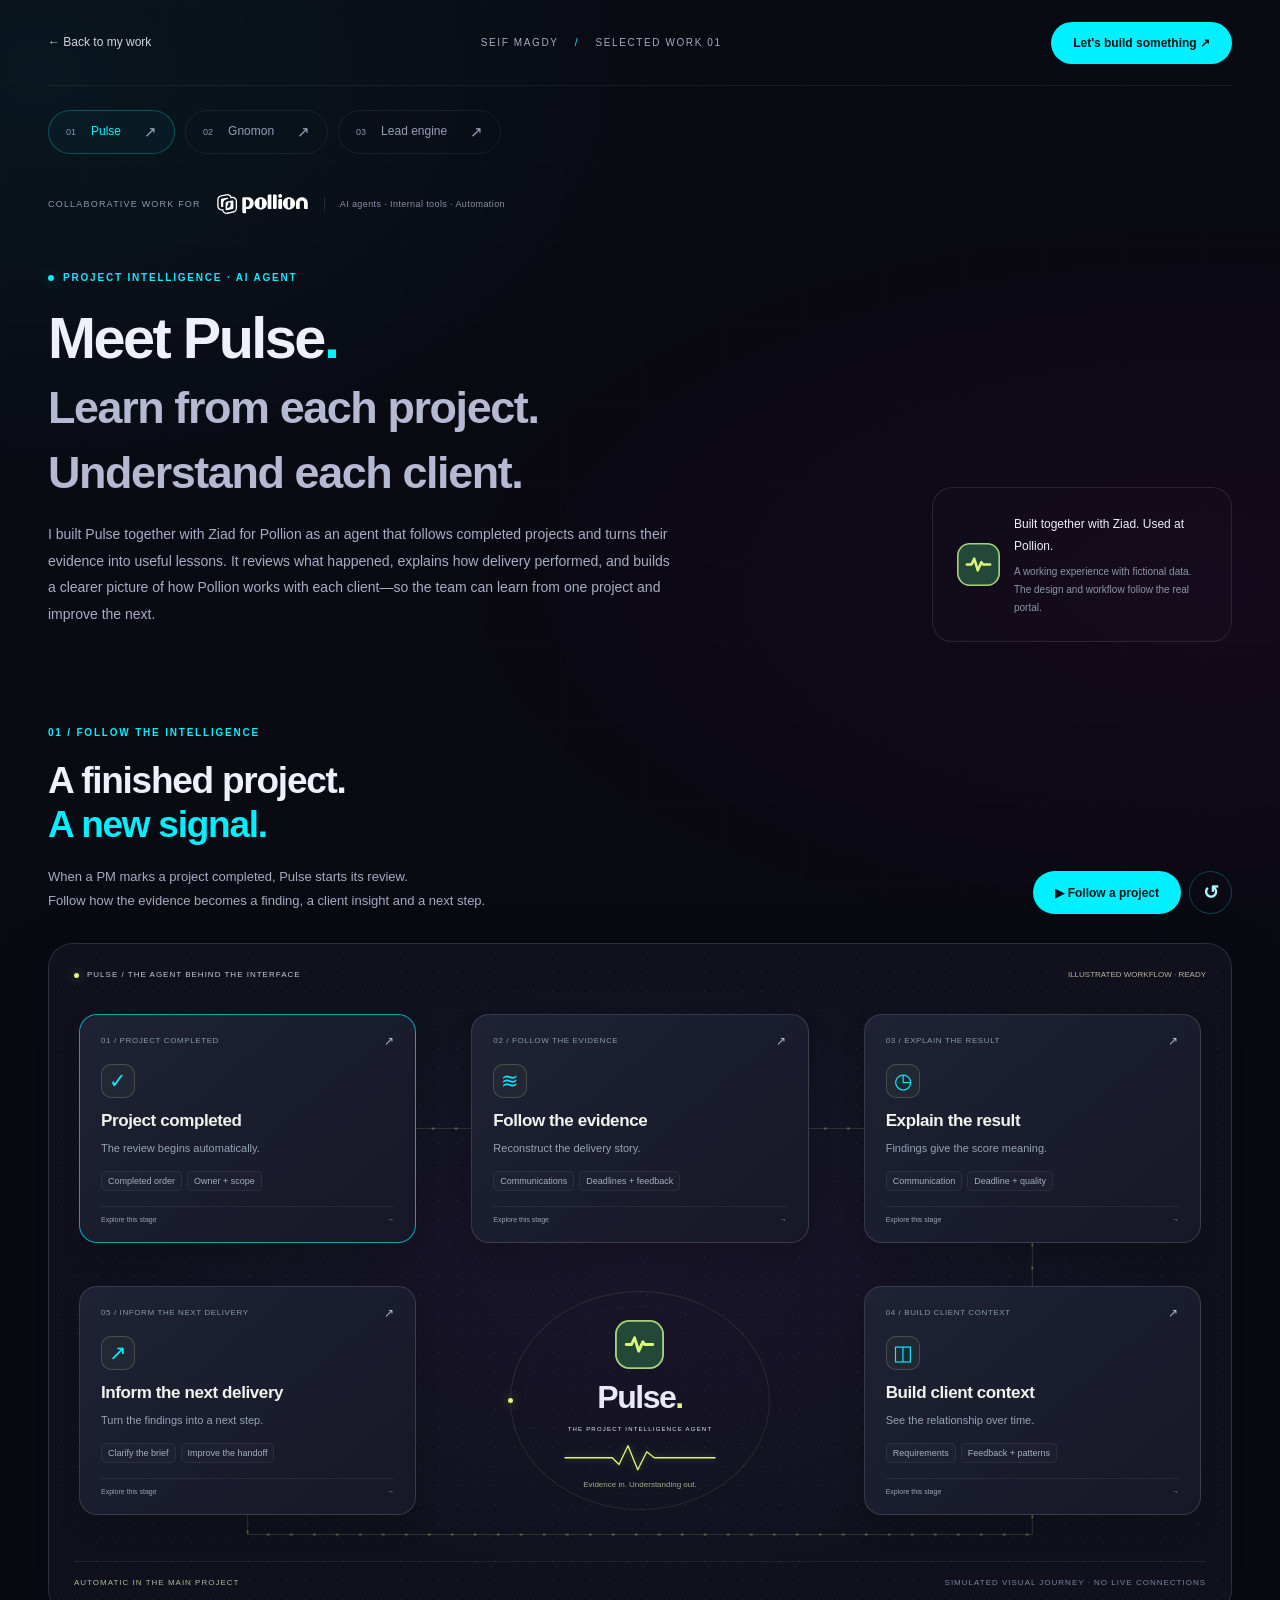
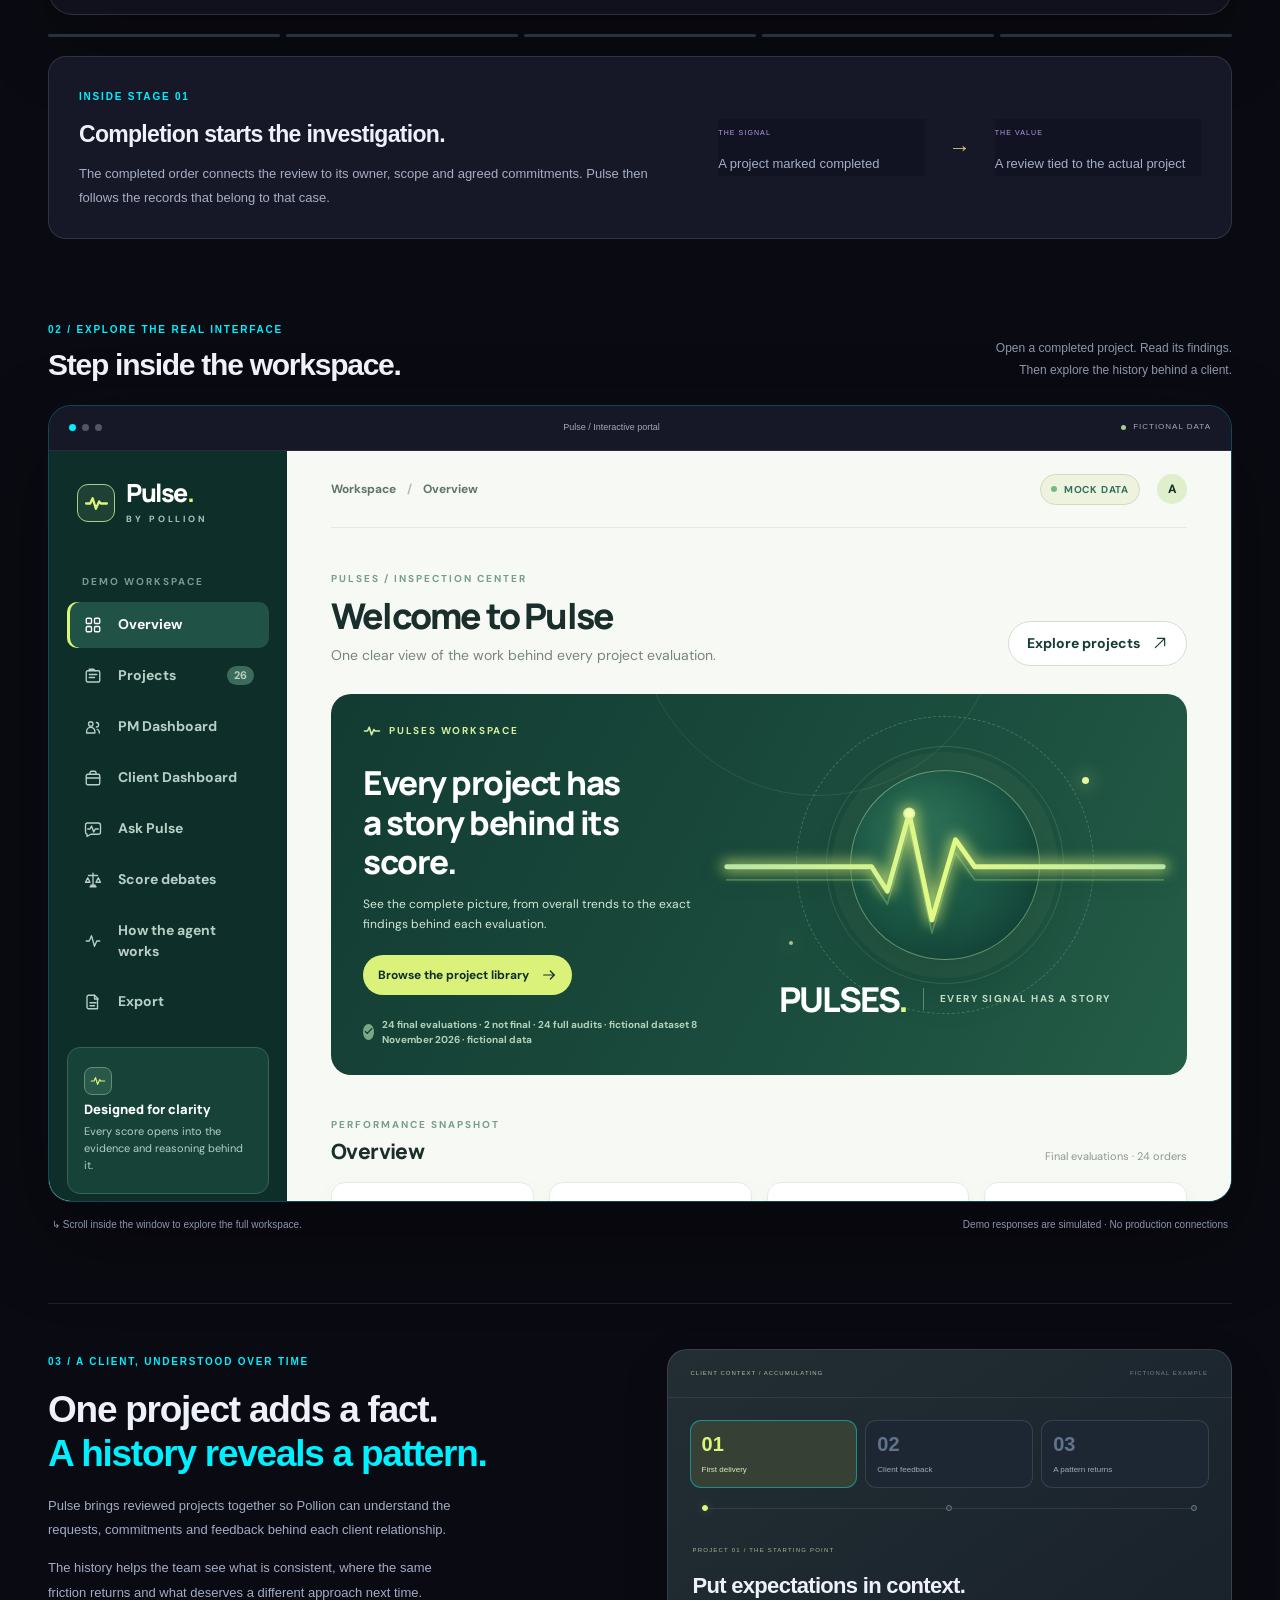
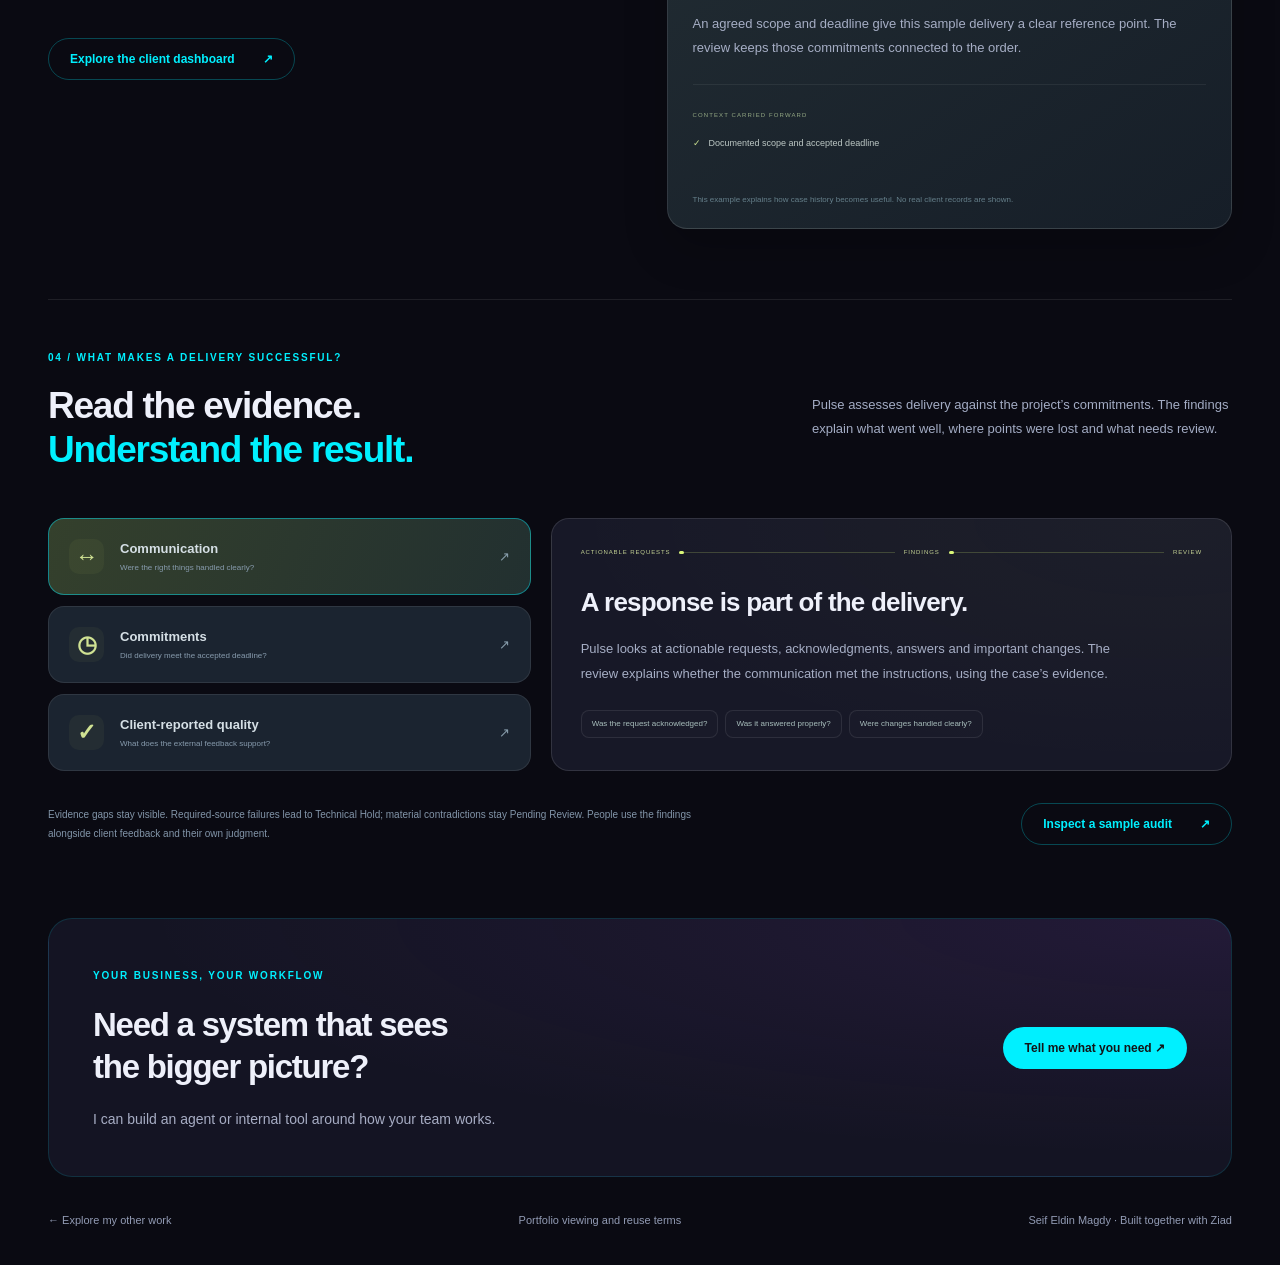
<file: projects/pulse/index.html>
<!doctype html>
<html lang="en">
<head>
<meta charset="utf-8">
<meta name="viewport" content="width=device-width,initial-scale=1">
<meta name="theme-color" content="#0a0a12">
<meta name="description" content="Pulse reviews completed projects, builds client context and explains delivery quality. Explore the agent Seif and Ziad built together for Pollion through a fictional-data demo.">
<title>Pulse — A collaborative project for Pollion | Seif Eldin Magdy</title>
<link rel="icon" href="favicon.svg">
<link rel="stylesheet" href="showcase.css">
<link rel="stylesheet" href="story.css">
<script src="showcase.js" defer>
</script>
<script src="story.js" defer>
</script>
<link rel="stylesheet" href="../detail-theme.css">
<script src="../showcase.js" defer>
</script>
</head>
<body class="project-detail">
<div class="detail-atmosphere" aria-hidden="true">
</div>
<header class="page-nav">
<a class="back" data-project-link href="../../index.html#projects">← Back to my work</a>
<span>SEIF MAGDY <i>/</i> SELECTED WORK 01</span>
<a class="contact" href="mailto:seifmagdyyoussef@gmail.com?subject=Let%27s%20build%20a%20tool%20like%20Pulse">Let's build something ↗</a>
</header>
<main>
<div class="project-switcher" aria-label="Explore projects">
<a data-project-link href="../pulse/" aria-current="page">
<span>01</span>Pulse<b aria-hidden="true">↗</b>
</a>
<a data-project-link href="../gnomon/">
<span>02</span>Gnomon<b aria-hidden="true">↗</b>
</a>
<a data-project-link href="../lead-generation/">
<span>03</span>Lead engine<b aria-hidden="true">↗</b>
</a>
</div>
<div class="client-ribbon">
<span>COLLABORATIVE WORK FOR</span>
<img src="../assets/pollion-logo.svg" alt="Pollion">
<span>AI agents · Internal tools · Automation</span>
</div>
<section class="intro">
<div class="intro-copy">
<div class="eyebrow">
<span>
</span> PROJECT INTELLIGENCE · AI AGENT</div>
<h1>Meet Pulse<span>.</span>
<br>
<em>Learn from each project.<br>Understand each client.</em>
</h1>
<p>I built Pulse together with Ziad for Pollion as an agent that follows completed projects and turns their evidence into useful lessons. It reviews what happened, explains how delivery performed, and builds a clearer picture of how Pollion works with each client—so the team can learn from one project and improve the next.</p>
</div>
<aside class="built-for">
<img src="../assets/pulse-mark.svg" alt="Pulse logo">
<div>
<strong>Built together with Ziad. Used at Pollion.</strong>
<p>A working experience with fictional data.<br>The design and workflow follow the real portal.</p>
</div>
</aside>
</section>
<section id="pulse-story" class="signal-story">
<div class="signal-heading">
<div>
<span class="section-number">01 / FOLLOW THE INTELLIGENCE</span>
<h2>A finished project.<br>
<span>A new signal.</span>
</h2>
<p>When a PM marks a project completed, Pulse starts its review.<br>Follow how the evidence becomes a finding, a client insight and a next step.</p>
</div>
<div class="signal-controls">
<button id="play-signal" type="button">▶ Follow a project</button>
<button id="reset-signal" type="button" aria-label="Reset Pulse visual journey">↺</button>
</div>
</div>
<div class="signal-map">
<div class="signal-map-top">
<span>
<i>
</i> PULSE / THE AGENT BEHIND THE INTERFACE</span>
<span id="signal-status" role="status" aria-live="polite">ILLUSTRATED WORKFLOW · READY</span>
</div>
<div id="signal-grid" class="signal-grid">
<svg id="signal-wires" aria-hidden="true">
</svg>
<button class="signal-node signal-completed" data-signal="completed" aria-pressed="true">
<span class="signal-node-top">
<span>01 / PROJECT COMPLETED</span>
<i>↗</i>
</span>
<span class="signal-node-symbol">✓</span>
<strong>Project completed</strong>
<span class="signal-node-copy">The review begins automatically.</span>
<span class="signal-evidence-tags">
<i>Completed order</i>
<i>Owner + scope</i>
</span>
<span class="signal-node-status">Explore this stage <i>→</i>
</span>
</button>
<button class="signal-node signal-evidence" data-signal="evidence" aria-pressed="false">
<span class="signal-node-top">
<span>02 / FOLLOW THE EVIDENCE</span>
<i>↗</i>
</span>
<span class="signal-node-symbol">≋</span>
<strong>Follow the evidence</strong>
<span class="signal-node-copy">Reconstruct the delivery story.</span>
<span class="signal-evidence-tags">
<i>Communications</i>
<i>Deadlines + feedback</i>
</span>
<span class="signal-node-status">Explore this stage <i>→</i>
</span>
</button>
<button class="signal-node signal-review" data-signal="review" aria-pressed="false">
<span class="signal-node-top">
<span>03 / EXPLAIN THE RESULT</span>
<i>↗</i>
</span>
<span class="signal-node-symbol">◷</span>
<strong>Explain the result</strong>
<span class="signal-node-copy">Findings give the score meaning.</span>
<span class="signal-evidence-tags">
<i>Communication</i>
<i>Deadline + quality</i>
</span>
<span class="signal-node-status">Explore this stage <i>→</i>
</span>
</button>
<button class="signal-node signal-context" data-signal="context" aria-pressed="false">
<span class="signal-node-top">
<span>04 / BUILD CLIENT CONTEXT</span>
<i>↗</i>
</span>
<span class="signal-node-symbol">◫</span>
<strong>Build client context</strong>
<span class="signal-node-copy">See the relationship over time.</span>
<span class="signal-evidence-tags">
<i>Requirements</i>
<i>Feedback + patterns</i>
</span>
<span class="signal-node-status">Explore this stage <i>→</i>
</span>
</button>
<button class="signal-node signal-action" data-signal="action" aria-pressed="false">
<span class="signal-node-top">
<span>05 / INFORM THE NEXT DELIVERY</span>
<i>↗</i>
</span>
<span class="signal-node-symbol">↗</span>
<strong>Inform the next delivery</strong>
<span class="signal-node-copy">Turn the findings into a next step.</span>
<span class="signal-evidence-tags">
<i>Clarify the brief</i>
<i>Improve the handoff</i>
</span>
<span class="signal-node-status">Explore this stage <i>→</i>
</span>
</button>
<div class="signal-heart" aria-hidden="true">
<div class="signal-orbit">
</div>
<div class="signal-orbit inner">
</div>
<img src="../assets/pulse-mark.svg" alt="">
<strong>Pulse<span>.</span>
</strong>
<span class="signal-heart-label">THE PROJECT INTELLIGENCE AGENT</span>
<svg class="signal-wave" viewBox="0 0 200 40">
<path d="M0 21H63l9 9 12-25 13 32 12-24 10 8h81"/>
</svg>
<small id="signal-heart-state">Evidence in. Understanding out.</small>
</div>
</div>
<div class="signal-map-bottom">
<span>AUTOMATIC IN THE MAIN PROJECT</span>
<span>SIMULATED VISUAL JOURNEY · NO LIVE CONNECTIONS</span>
</div>
</div>
<div class="signal-progress" aria-label="Visual journey progress">
<i>
</i>
<i>
</i>
<i>
</i>
<i>
</i>
<i>
</i>
</div>
<div class="signal-insight">
<div>
<span class="section-number" id="signal-insight-number">INSIDE STAGE 01</span>
<h3 id="signal-insight-title">Completion starts the investigation.</h3>
<p id="signal-insight-copy">The completed order connects the review to its owner, scope and agreed commitments. Pulse then follows the records that belong to that case.</p>
</div>
<div class="signal-transform">
<div>
<span>THE SIGNAL</span>
<p id="signal-input">A project marked completed</p>
</div>
<b>→</b>
<div>
<span>THE VALUE</span>
<p id="signal-output">A review tied to the actual project</p>
</div>
</div>
</div>
</section>
<section class="portal-stage" aria-label="Interactive Pulse portal">
<div class="stage-heading">
<div>
<span class="section-number">02 / EXPLORE THE REAL INTERFACE</span>
<h2>Step inside the workspace.</h2>
</div>
<p>Open a completed project. Read its findings.<br>Then explore the history behind a client.</p>
</div>
<div class="portal-frame">
<div class="window-bar">
<span class="window-dots" aria-hidden="true">
<i>
</i>
<i>
</i>
<i>
</i>
</span>
<span>Pulse / Interactive portal</span>
<span class="mock-badge">
<i>
</i> FICTIONAL DATA</span>
</div>
<iframe id="pulse-portal" allow="clipboard-write" name="pulse-portal" src="portal.html#overview" title="Interactive Pulse workspace with fictional project data" loading="lazy">
</iframe>
</div>
<div class="portal-caption">
<span>↳ Scroll inside the window to explore the full workspace.</span>
<span>Demo responses are simulated · No production connections</span>
</div>
</section>
<section id="client-context" class="client-journey">
<div class="client-journey-copy">
<span class="section-number">03 / A CLIENT, UNDERSTOOD OVER TIME</span>
<h2>One project adds a fact.<br>
<span>A history reveals a pattern.</span>
</h2>
<p>Pulse brings reviewed projects together so Pollion can understand the requests, commitments and feedback behind each client relationship.</p>
<p>The history helps the team see what is consistent, where the same friction returns and what deserves a different approach next time.</p>
<button data-view="clients">Explore the client dashboard <span>↗</span>
</button>
</div>
<div class="client-memory">
<div class="client-memory-top">
<span>CLIENT CONTEXT / ACCUMULATING</span>
<span>FICTIONAL EXAMPLE</span>
</div>
<div class="client-project-tabs" aria-label="Explore an illustrative client history">
<button type="button" data-history="0" aria-pressed="true">
<span>01</span> First delivery</button>
<button type="button" data-history="1" aria-pressed="false">
<span>02</span> Client feedback</button>
<button type="button" data-history="2" aria-pressed="false">
<span>03</span> A pattern returns</button>
</div>
<div class="memory-path" aria-hidden="true">
<i class="lit">
</i>
<span>
</span>
<i>
</i>
<span>
</span>
<i>
</i>
</div>
<div id="history-result" class="history-result" aria-live="polite" aria-atomic="true">
<span id="history-kicker">PROJECT 01 / THE STARTING POINT</span>
<h3 id="history-title">Put expectations in context.</h3>
<p id="history-copy">An agreed scope and deadline give this sample delivery a clear reference point. The review keeps those commitments connected to the order.</p>
</div>
<div class="memory-retained">
<span>CONTEXT CARRIED FORWARD</span>
<ul id="history-notes">
<li>Documented scope and accepted deadline</li>
</ul>
</div>
<p class="memory-note">This example explains how case history becomes useful. No real client records are shown.</p>
</div>
</section>
<section id="delivery-success" class="delivery-lens">
<div class="delivery-heading">
<div>
<span class="section-number">04 / WHAT MAKES A DELIVERY SUCCESSFUL?</span>
<h2>Read the evidence.<br>
<span>Understand the result.</span>
</h2>
</div>
<p>Pulse assesses delivery against the project’s commitments. The findings explain what went well, where points were lost and what needs review.</p>
</div>
<div class="lens-grid">
<div class="lens-selector">
<button type="button" data-lens="communication" aria-pressed="true">
<span>↔</span>
<span>Communication<small>Were the right things handled clearly?</small>
</span>
<i>↗</i>
</button>
<button type="button" data-lens="deadline" aria-pressed="false">
<span>◷</span>
<span>Commitments<small>Did delivery meet the accepted deadline?</small>
</span>
<i>↗</i>
</button>
<button type="button" data-lens="quality" aria-pressed="false">
<span>✓</span>
<span>Client-reported quality<small>What does the external feedback support?</small>
</span>
<i>↗</i>
</button>
</div>
<div id="lens-result" class="lens-result" aria-live="polite" aria-atomic="true">
<div class="lens-line">
<span id="lens-signal">ACTIONABLE REQUESTS</span>
<i>
</i>
<span>FINDINGS</span>
<i>
</i>
<span>REVIEW</span>
</div>
<h3 id="lens-title">A response is part of the delivery.</h3>
<p id="lens-copy">Pulse looks at actionable requests, acknowledgments, answers and important changes. The review explains whether the communication met the instructions, using the case’s evidence.</p>
<div class="lens-questions" id="lens-questions">
<span>Was the request acknowledged?</span>
<span>Was it answered properly?</span>
<span>Were changes handled clearly?</span>
</div>
</div>
</div>
<div class="delivery-bottom">
<p>Evidence gaps stay visible. Required-source failures lead to Technical Hold; material contradictions stay Pending Review. People use the findings alongside client feedback and their own judgment.</p>
<button data-view="projects">Inspect a sample audit <span>↗</span>
</button>
</div>
</section>
<section class="closing">
<div>
<span class="section-number">YOUR BUSINESS, YOUR WORKFLOW</span>
<h2>Need a system that sees<br>the bigger picture?</h2>
<p>I can build an agent or internal tool around how your team works.</p>
</div>
<a class="contact" href="mailto:seifmagdyyoussef@gmail.com?subject=A%20custom%20business%20tool">Tell me what you need ↗</a>
</section>
</main>
<footer>
<a data-project-link href="../../index.html#projects">← Explore my other work</a>
<a href="../../LICENSE">Portfolio viewing and reuse terms</a>
<span>Seif Eldin Magdy · Built together with Ziad</span>
</footer>
</body>
</html>
</file>
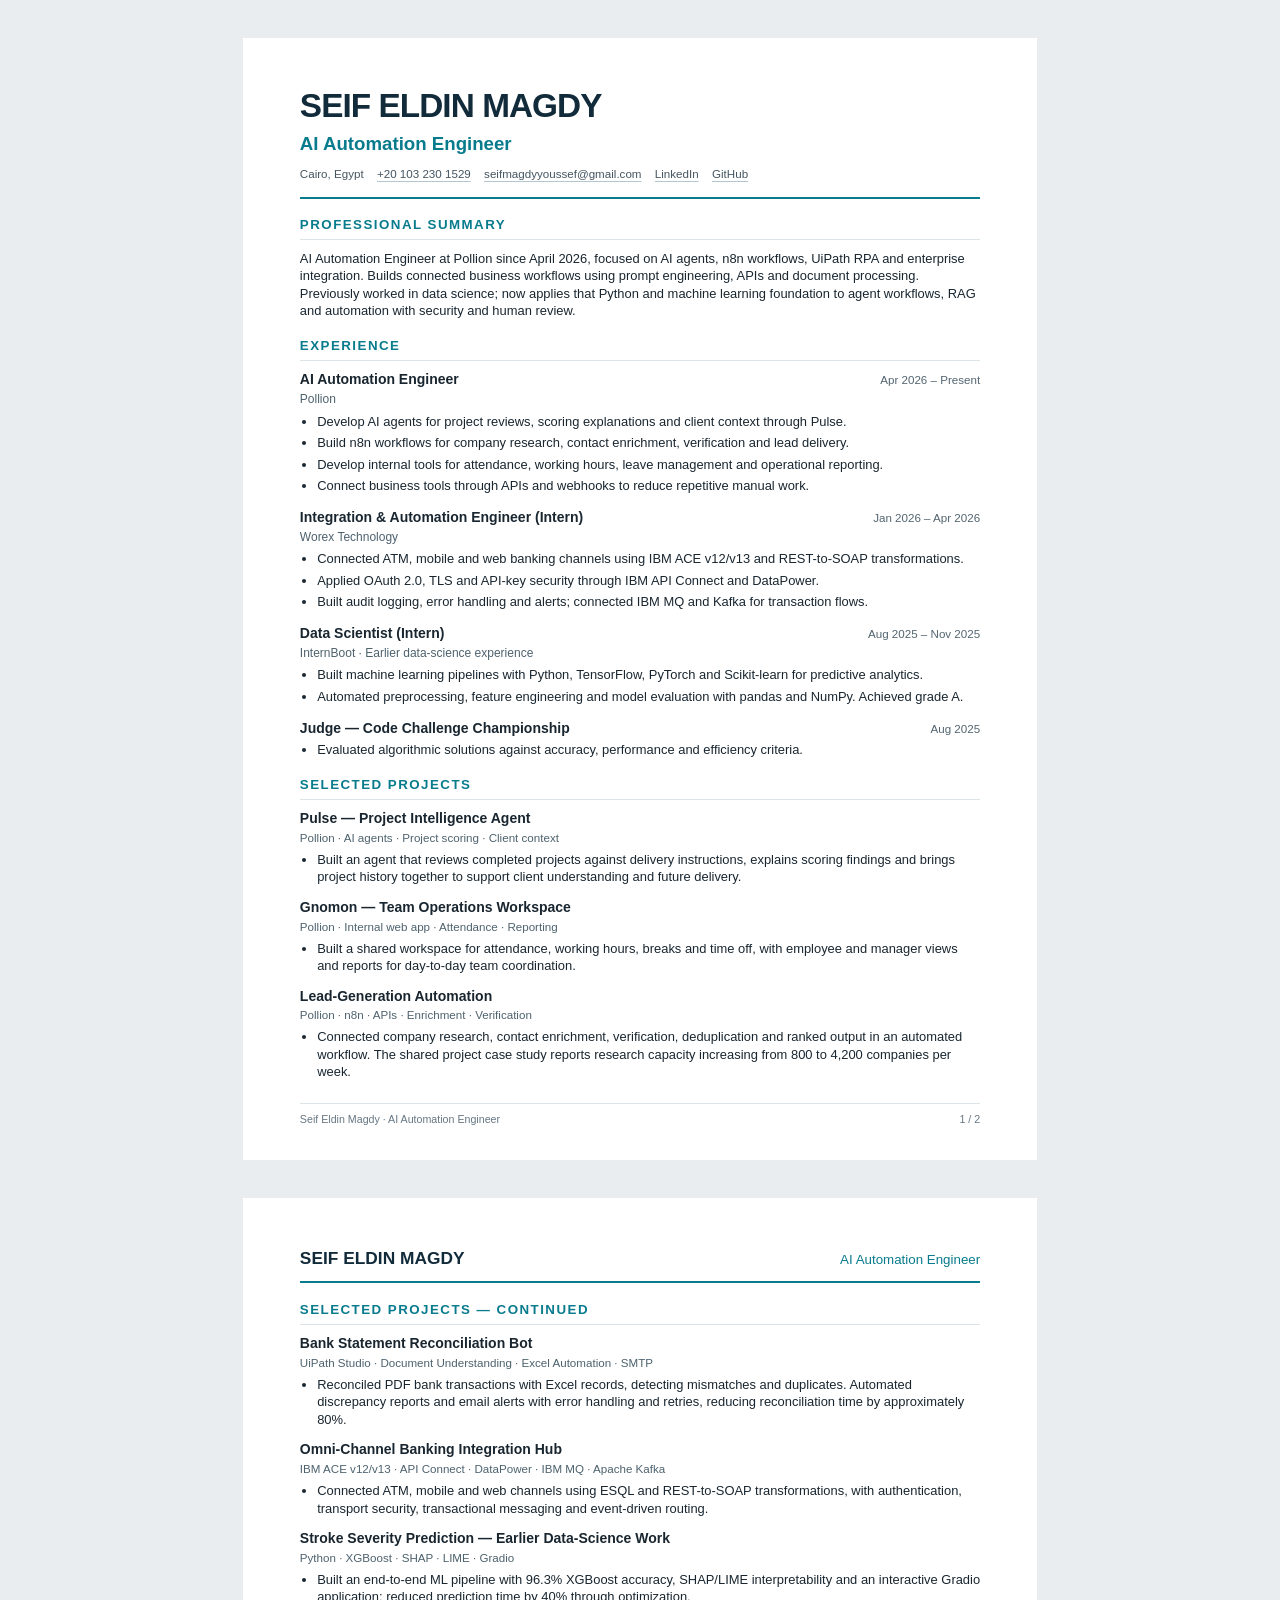
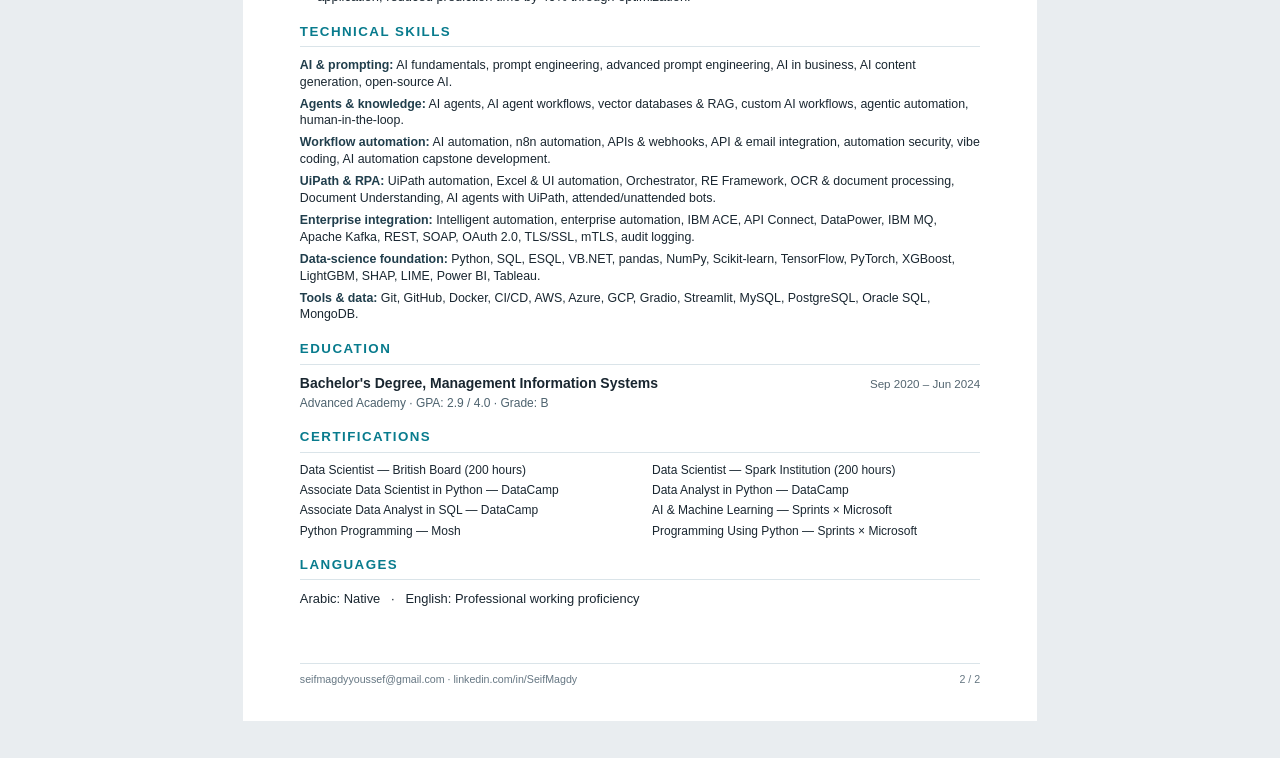
<file: assets/Seif_Eldin_Magdy_AI_Automation_Engineer_CV.html>
<!doctype html>
<html lang="en">
<head>
  <meta charset="utf-8">
  <meta name="viewport" content="width=device-width,initial-scale=1">
  <title>Seif Eldin Magdy — AI Automation Engineer</title>
  <style>
    @page { size: A4; margin: 0; }
    * { box-sizing: border-box; }
    body { margin: 0; background: #e9edf0; color: #192630; font: 9.7pt/1.35 Arial,Helvetica,sans-serif; }
    .sheet { position: relative; width: 210mm; min-height: 297mm; padding: 13mm 15mm 17mm; margin: 10mm auto; background: white; break-after: page; }
    .sheet:last-child { break-after: auto; }
    h1 { margin: 0; font-size: 25pt; letter-spacing: -.7pt; line-height: 1.15; color: #122b3b; }
    .role { margin: 4pt 0 8pt; color: #087b8d; font-size: 14pt; font-weight: 600; }
    .contacts { display: flex; flex-wrap: wrap; gap: 3pt 10pt; font-size: 8.7pt; color: #455560; }
    a { color: inherit; text-decoration: none; }
    .contacts a { text-decoration: underline; text-decoration-color: #b4c6ce; text-underline-offset: 2pt; }
    header { padding-bottom: 11pt; border-bottom: 2pt solid #087b8d; }
    h2 { color: #087b8d; font-size: 10pt; letter-spacing: 1.1pt; text-transform: uppercase; margin: 13pt 0 7pt; padding-bottom: 4pt; border-bottom: .7pt solid #dae4e9; }
    p { margin: 0 0 6pt; }
    .entry { margin-bottom: 10pt; break-inside: avoid; }
    .entry-head { display: flex; align-items: baseline; justify-content: space-between; gap: 10pt; }
    h3 { font-size: 10.5pt; color: #192630; margin: 0; line-height: 1.3; }
    .dates { font-size: 8.7pt; color: #536570; white-space: nowrap; }
    .organization { color: #4d626e; font-size: 9pt; margin: 2pt 0 4pt; }
    ul { margin: 3pt 0 0; padding-left: 13pt; }
    li { margin-bottom: 3pt; }
    .skills p { font-size: 9.3pt; margin: 0 0 4pt; line-height: 1.35; }
    .skills strong { color: #203e4c; }
    .continuation { display: flex; align-items: baseline; justify-content: space-between; padding-bottom: 8pt; border-bottom: 2pt solid #087b8d; }
    .continuation strong { font-size: 13pt; color: #122b3b; }
    .continuation span { color: #087b8d; font-size: 10pt; }
    .projects .entry { margin-bottom: 9pt; }
    .projects .organization { font-size: 8.7pt; }
    .projects li { margin-bottom: 2pt; }
    .certifications { display: grid; grid-template-columns: 1fr 1fr; column-gap: 18pt; row-gap: 3pt; font-size: 9pt; }
    .certifications p { margin: 0; }
    .footer { position: absolute; bottom: 9mm; left: 15mm; right: 15mm; display: flex; justify-content: space-between; border-top: .7pt solid #dae4e9; padding-top: 6pt; font-size: 8pt; color: #667783; }
    @media print { body { background: white; } .sheet { margin: 0; } }
    @media screen and (max-width: 800px) { .sheet { margin: 0; } }
  </style>
</head>
<body>
  <main>
    <article class="sheet">
      <header>
        <h1>SEIF ELDIN MAGDY</h1>
        <p class="role">AI Automation Engineer</p>
        <div class="contacts">
          <span>Cairo, Egypt</span>
          <a href="tel:+201032301529">+20 103 230 1529</a>
          <a href="mailto:seifmagdyyoussef@gmail.com">seifmagdyyoussef@gmail.com</a>
          <a href="https://linkedin.com/in/SeifMagdy">LinkedIn</a>
          <a href="https://github.com/SeifMagdy66">GitHub</a>
        </div>
      </header>

      <section>
        <h2>Professional Summary</h2>
        <p>AI Automation Engineer at Pollion since April 2026, focused on AI agents, n8n workflows,
          UiPath RPA and enterprise integration. Builds connected business workflows using prompt engineering,
          APIs and document processing. Previously worked in data science; now applies that Python and
          machine learning foundation to agent workflows, RAG and automation with security and human review.</p>
      </section>

      <section>
        <h2>Experience</h2>
        <div class="entry">
          <div class="entry-head"><h3>AI Automation Engineer</h3><span class="dates">Apr 2026 – Present</span></div>
          <p class="organization">Pollion</p>
          <ul>
            <li>Develop AI agents for project reviews, scoring explanations and client context through Pulse.</li>
            <li>Build n8n workflows for company research, contact enrichment, verification and lead delivery.</li>
            <li>Develop internal tools for attendance, working hours, leave management and operational reporting.</li>
            <li>Connect business tools through APIs and webhooks to reduce repetitive manual work.</li>
          </ul>
        </div>
        <div class="entry">
          <div class="entry-head"><h3>Integration &amp; Automation Engineer (Intern)</h3><span class="dates">Jan 2026 – Apr 2026</span></div>
          <p class="organization">Worex Technology</p>
          <ul>
            <li>Connected ATM, mobile and web banking channels using IBM ACE v12/v13 and REST-to-SOAP transformations.</li>
            <li>Applied OAuth 2.0, TLS and API-key security through IBM API Connect and DataPower.</li>
            <li>Built audit logging, error handling and alerts; connected IBM MQ and Kafka for transaction flows.</li>
          </ul>
        </div>
        <div class="entry">
          <div class="entry-head"><h3>Data Scientist (Intern)</h3><span class="dates">Aug 2025 – Nov 2025</span></div>
          <p class="organization">InternBoot · Earlier data-science experience</p>
          <ul>
            <li>Built machine learning pipelines with Python, TensorFlow, PyTorch and Scikit-learn for predictive analytics.</li>
            <li>Automated preprocessing, feature engineering and model evaluation with pandas and NumPy. Achieved grade A.</li>
          </ul>
        </div>
        <div class="entry">
          <div class="entry-head"><h3>Judge — Code Challenge Championship</h3><span class="dates">Aug 2025</span></div>
          <ul><li>Evaluated algorithmic solutions against accuracy, performance and efficiency criteria.</li></ul>
        </div>
      </section>


      <section class="projects">
        <h2>Selected Projects</h2>
        <div class="entry">
          <h3>Pulse — Project Intelligence Agent</h3>
          <p class="organization">Pollion · AI agents · Project scoring · Client context</p>
          <ul><li>Built an agent that reviews completed projects against delivery instructions, explains scoring findings and brings project history together to support client understanding and future delivery.</li></ul>
        </div>
        <div class="entry">
          <h3>Gnomon — Team Operations Workspace</h3>
          <p class="organization">Pollion · Internal web app · Attendance · Reporting</p>
          <ul><li>Built a shared workspace for attendance, working hours, breaks and time off, with employee and manager views and reports for day-to-day team coordination.</li></ul>
        </div>
        <div class="entry">
          <h3>Lead-Generation Automation</h3>
          <p class="organization">Pollion · n8n · APIs · Enrichment · Verification</p>
          <ul><li>Connected company research, contact enrichment, verification, deduplication and ranked output in an automated workflow. The shared project case study reports research capacity increasing from 800 to 4,200 companies per week.</li></ul>
        </div>
      </section>
      <div class="footer"><span>Seif Eldin Magdy · AI Automation Engineer</span><span>1 / 2</span></div>
    </article>

    <article class="sheet">
      <div class="continuation"><strong>SEIF ELDIN MAGDY</strong><span>AI Automation Engineer</span></div>
      <section class="projects">
        <h2>Selected Projects — Continued</h2>
        <div class="entry">
          <h3>Bank Statement Reconciliation Bot</h3>
          <p class="organization">UiPath Studio · Document Understanding · Excel Automation · SMTP</p>
          <ul>
            <li>Reconciled PDF bank transactions with Excel records, detecting mismatches and duplicates. Automated discrepancy reports and email alerts with error handling and retries, reducing reconciliation time by approximately 80%.</li>
          </ul>
        </div>
        <div class="entry">
          <h3>Omni-Channel Banking Integration Hub</h3>
          <p class="organization">IBM ACE v12/v13 · API Connect · DataPower · IBM MQ · Apache Kafka</p>
          <ul>
            <li>Connected ATM, mobile and web channels using ESQL and REST-to-SOAP transformations, with authentication, transport security, transactional messaging and event-driven routing.</li>
          </ul>
        </div>
        <div class="entry">
          <h3>Stroke Severity Prediction — Earlier Data-Science Work</h3>
          <p class="organization">Python · XGBoost · SHAP · LIME · Gradio</p>
          <ul><li>Built an end-to-end ML pipeline with 96.3% XGBoost accuracy, SHAP/LIME interpretability and an interactive Gradio application; reduced prediction time by 40% through optimization.</li></ul>
        </div>
      </section>

      <section class="skills">
        <h2>Technical Skills</h2>
        <p><strong>AI &amp; prompting:</strong> AI fundamentals, prompt engineering, advanced prompt engineering, AI in business, AI content generation, open-source AI.</p>
        <p><strong>Agents &amp; knowledge:</strong> AI agents, AI agent workflows, vector databases &amp; RAG, custom AI workflows, agentic automation, human-in-the-loop.</p>
        <p><strong>Workflow automation:</strong> AI automation, n8n automation, APIs &amp; webhooks, API &amp; email integration, automation security, vibe coding, AI automation capstone development.</p>
        <p><strong>UiPath &amp; RPA:</strong> UiPath automation, Excel &amp; UI automation, Orchestrator, RE Framework, OCR &amp; document processing, Document Understanding, AI agents with UiPath, attended/unattended bots.</p>
        <p><strong>Enterprise integration:</strong> Intelligent automation, enterprise automation, IBM ACE, API Connect, DataPower, IBM MQ, Apache Kafka, REST, SOAP, OAuth 2.0, TLS/SSL, mTLS, audit logging.</p>
        <p><strong>Data-science foundation:</strong> Python, SQL, ESQL, VB.NET, pandas, NumPy, Scikit-learn, TensorFlow, PyTorch, XGBoost, LightGBM, SHAP, LIME, Power BI, Tableau.</p>
        <p><strong>Tools &amp; data:</strong> Git, GitHub, Docker, CI/CD, AWS, Azure, GCP, Gradio, Streamlit, MySQL, PostgreSQL, Oracle SQL, MongoDB.</p>
      </section>

      <section>
        <h2>Education</h2>
        <div class="entry-head"><h3>Bachelor's Degree, Management Information Systems</h3><span class="dates">Sep 2020 – Jun 2024</span></div>
        <p class="organization">Advanced Academy · GPA: 2.9 / 4.0 · Grade: B</p>
      </section>

      <section>
        <h2>Certifications</h2>
        <div class="certifications">
          <p>Data Scientist — British Board (200 hours)</p>
          <p>Data Scientist — Spark Institution (200 hours)</p>
          <p>Associate Data Scientist in Python — DataCamp</p>
          <p>Data Analyst in Python — DataCamp</p>
          <p>Associate Data Analyst in SQL — DataCamp</p>
          <p>AI &amp; Machine Learning — Sprints × Microsoft</p>
          <p>Python Programming — Mosh</p>
          <p>Programming Using Python — Sprints × Microsoft</p>
        </div>
      </section>

      <section>
        <h2>Languages</h2>
        <p>Arabic: Native &nbsp; · &nbsp; English: Professional working proficiency</p>
      </section>
      <div class="footer"><span>seifmagdyyoussef@gmail.com · linkedin.com/in/SeifMagdy</span><span>2 / 2</span></div>
    </article>
  </main>
</body>
</html>
</file>
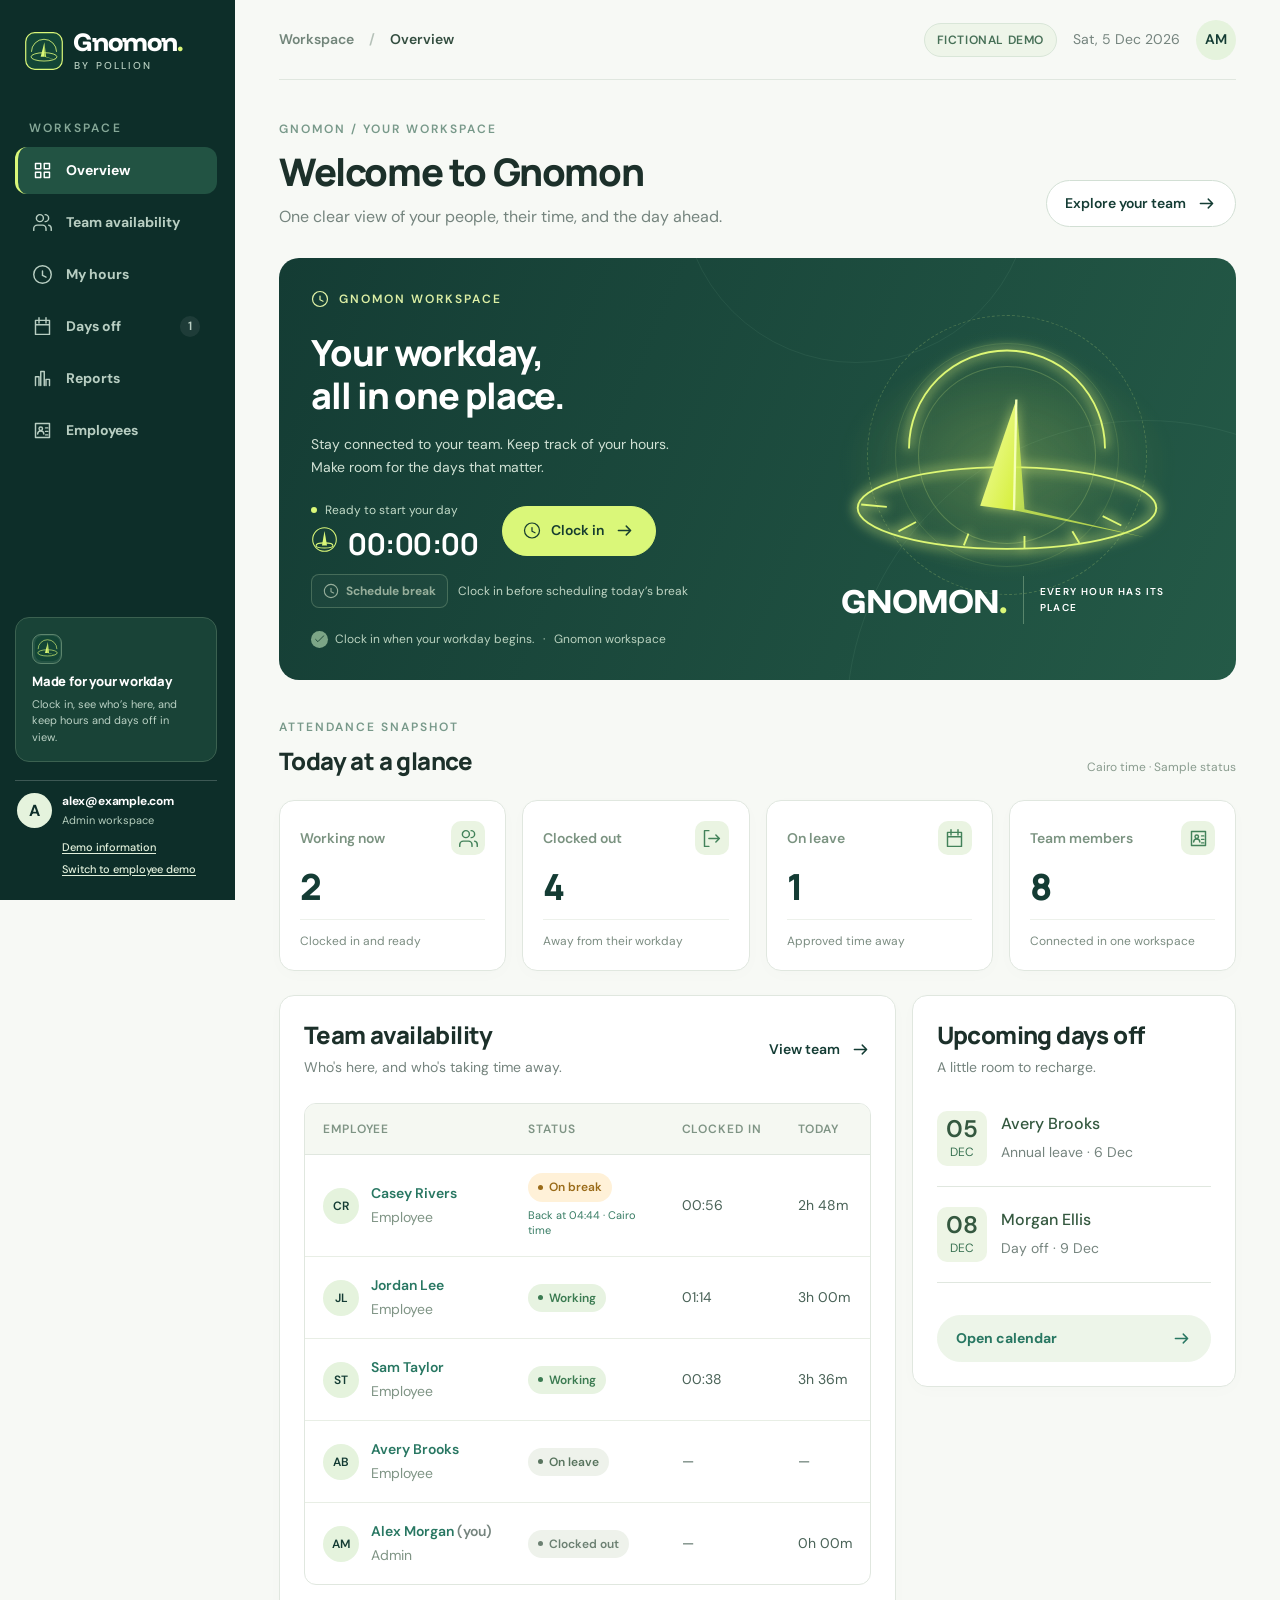
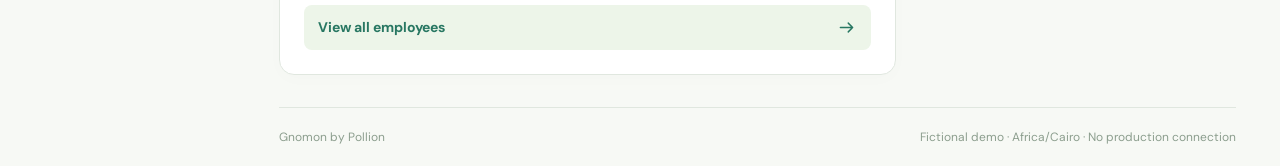
<file: projects/gnomon/portal.html>
<!doctype html>
<html lang="en">
<head>
<meta charset="utf-8">
<meta http-equiv="Content-Security-Policy" content="default-src 'self'; script-src 'self'; connect-src 'none'; style-src 'self' 'unsafe-inline'; img-src 'self' data: blob:; font-src 'self'; object-src 'none'; base-uri 'self'; form-action 'none'">
<meta name="viewport" content="width=device-width,initial-scale=1">
<meta name="theme-color" content="#134636">
<meta name="description" content="Gnomon by Pollion — attendance, working hours and time off. Pollion attendance workspace.">
<title>Gnomon | Fictional portfolio workspace</title>
<link rel="icon" href="mark-favicon.svg?v=18" type="image/svg+xml">
<link rel="stylesheet" href="fonts.css?v=20261104-9">
<link rel="stylesheet" href="style.css?v=20261105-26">
<link rel="stylesheet" href="demo-only.css">
</head>
<body>
<a class="skip" href="#main">Skip to content</a>
<aside id="sidebar">
</aside>
<div class="workspace">
<header id="topbar">
</header>
<main id="main" tabindex="-1">
</main>
<footer>Gnomon by Pollion <span>Fictional demo · Africa/Cairo · No production connection</span>
</footer>
</div>
<dialog id="dialog">
</dialog>
<div id="toast" role="status" aria-live="polite">
</div>
<script type="module" src="app.js?v=20261105-26">
</script>
</body>
</html>
</file>
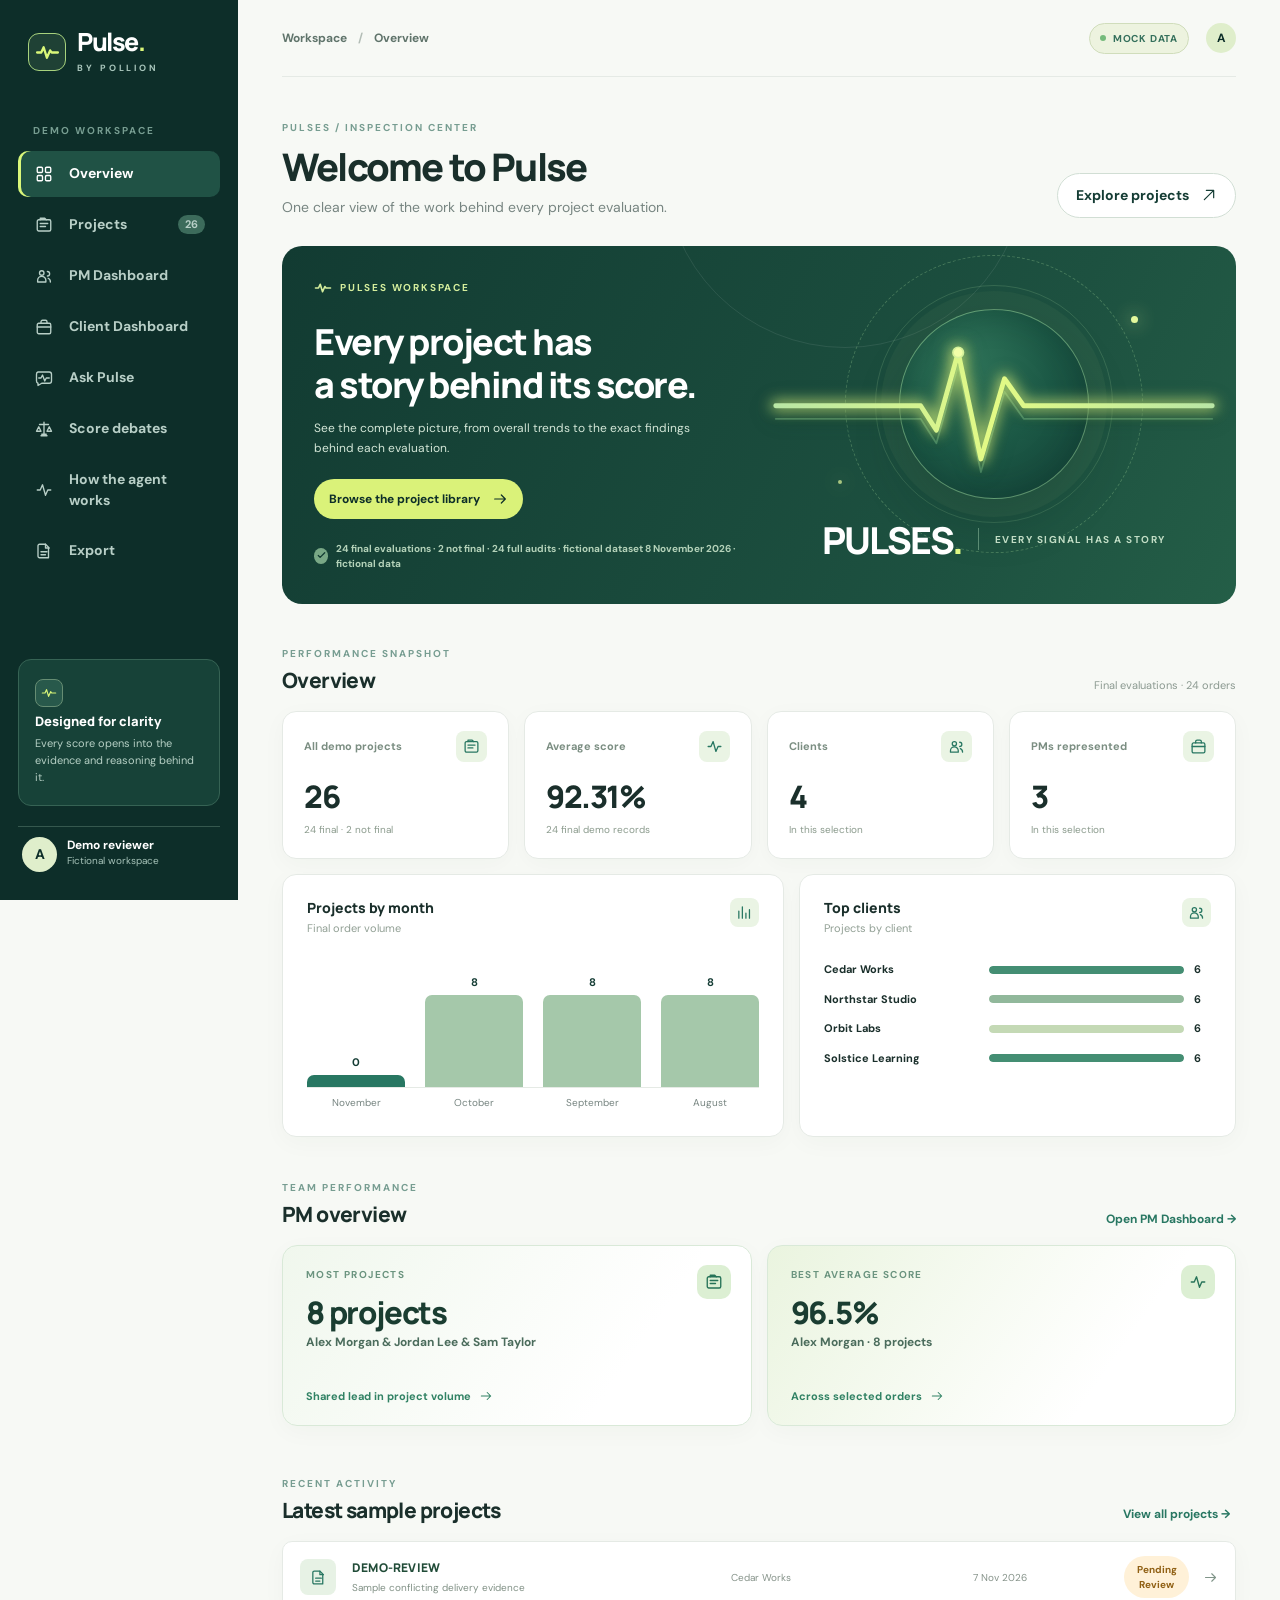
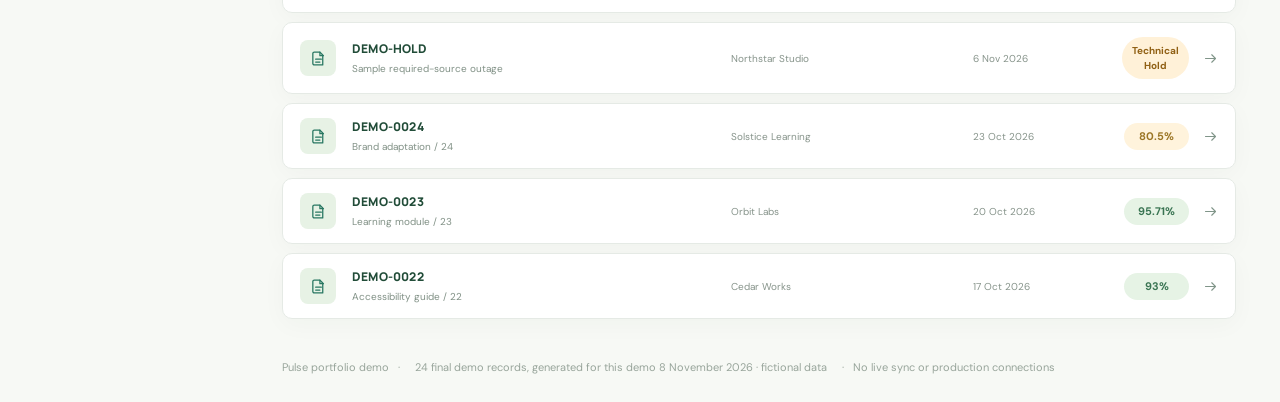
<file: projects/pulse/portal.html>
<!doctype html>
<html lang="en">
<head>
  <meta charset="utf-8">
<meta http-equiv="Content-Security-Policy" content="default-src 'self'; script-src 'self'; connect-src 'none'; img-src 'self' data: blob:; font-src 'self'; style-src 'self' 'unsafe-inline'; worker-src 'self' blob:; object-src 'none'; base-uri 'self'; form-action 'none'">
  <meta name="viewport" content="width=device-width,initial-scale=1">
  <meta name="theme-color" content="#153a33">
  <meta name="description" content="Explore Pulse’s real portal design using fictional data. Built by Ziad Ahmed for Pollion.">
  <title>Pulse | Interactive portfolio demo</title>
  <link rel="icon" type="image/svg+xml" href="favicon.svg">
  <link rel="stylesheet" href="styles.css">
<link rel="stylesheet" href="demo-only.css">
  <script src="vendor/jspdf.umd.min.js" defer>
</script>
  <script src="mock-data.js" defer>
</script>
<script src="mock-interactions.js" defer>
</script>
<script src="disputes.js" defer>
</script>
  <script src="export-core.js" defer>
</script>
  <script src="export.js" defer>
</script>
  <script src="script.js" defer>
</script>
  <script src="mock-chat.js" defer>
</script>
</head>
<body class="embedded-portal">
<div class="portfolio-demo-bar">
<a href="../../index.html#projects">← Seif's portfolio</a>
<span>PUBLIC DEMO · Fictional data · No production connections</span>
<a href="mailto:seifmagdyyoussef@gmail.com?subject=A%20Pulse-like%20tool%20for%20my%20business">Build a tool like this ↗</a>
</div>
  <div class="app-shell">
    <aside class="sidebar" aria-label="Main navigation">
      <a class="brand" href="#overview" aria-label="Pulses overview">
<span class="brand-symbol" data-icon="pulse" aria-hidden="true">
</span>
<span class="brand-copy">
<strong>Pulse<span class="brand-dot">.</span>
</strong>
<small>BY POLLION</small>
</span>
</a>
      <div class="workspace-label">DEMO WORKSPACE</div>
      <nav class="main-nav">
        <a href="#overview" data-nav="overview" class="nav-link active">
<span class="nav-icon" data-icon="overview">
</span> Overview</a>
        <a href="#projects" data-nav="projects" class="nav-link">
<span class="nav-icon" data-icon="projects">
</span> Projects <span class="nav-count">5</span>
</a>
        <a href="#pms" data-nav="pms" class="nav-link">
<span class="nav-icon" data-icon="users">
</span> PM Dashboard</a>
        <a href="#clients" data-nav="clients" class="nav-link">
<span class="nav-icon" data-icon="briefcase">
</span> Client Dashboard</a>
        <a href="#ask" data-nav="instructions" class="nav-link">
<span class="nav-icon" data-icon="ask-pulse">
</span> Ask Pulse</a>
        <a href="#disputes" data-nav="disputes" class="nav-link">
<span class="nav-icon" data-icon="review">
</span> Score debates</a>
<a href="#how" data-nav="how" class="nav-link">
<span class="nav-icon" data-icon="activity">
</span> How the agent works</a>
<a href="#export" data-nav="export" class="nav-link">
<span class="nav-icon" data-icon="file">
</span> Export</a>
      </nav>
      <div class="sidebar-bottom">
<div class="side-note">
<span class="side-note-icon" data-icon="pulse">
</span>
<strong>Designed for clarity</strong>
<p>Every score opens into the evidence and reasoning behind it.</p>
</div>
<div class="user-chip">
<span class="avatar">A</span>
<span>
<strong>Demo reviewer</strong>
<small>Fictional workspace</small>
</span>
</div>
</div>
    </aside>

    <main class="main-area">
      <header class="topbar">
<button id="menu-button" class="menu-button" aria-label="Toggle navigation" aria-expanded="false">
<span data-icon="menu">
</span>
</button>
<div class="breadcrumbs" id="breadcrumbs">Workspace <span>/</span> Overview</div>
<div class="topbar-right">
<span class="demo-pill">
<span class="live-dot">
</span> MOCK DATA</span>
<span class="top-avatar">A</span>
</div>
</header>

      <section id="overview-view" class="view">
        <div class="page-heading">
<div>
<span class="eyebrow">PULSES / INSPECTION CENTER</span>
<h1>Welcome to Pulse</h1>
<p>One clear view of the work behind every project evaluation.</p>
</div>
<button class="outlined-button" id="view-projects">Explore projects <span data-icon="arrow-up-right">
</span>
</button>
</div>
        <div class="hero-panel">
<div class="hero-copy">
<span class="hero-kicker">
<span data-icon="pulse">
</span> PULSES WORKSPACE</span>
<h2>Every project has<br>a story behind its score.</h2>
<p>See the complete picture, from overall trends to the exact findings behind each evaluation.</p>
<button id="hero-browse">Browse the project library <span data-icon="arrow-right">
</span>
</button>
<div class="hero-footnote">
<span class="hero-footnote-icon" data-icon="check">
</span> <span id="hero-count-note">Fictional project evaluations</span>
</div>
</div>
<div class="hero-feature" role="img" aria-label="Pulses logo: a bright pulse wave flowing through a circular signal mark">
<div class="pulse-emblem">
<span class="pulse-orbit pulse-orbit-outer">
</span>
<span class="pulse-orbit pulse-orbit-inner">
</span>
<span class="pulse-core">
</span>
<svg class="pulse-wave" viewBox="0 0 520 210" aria-hidden="true" focusable="false">
<defs>
<linearGradient id="wave-color" x1="0" x2="1">
<stop offset="0" stop-color="#b9e6a5"/>
<stop offset=".5" stop-color="#e3fa85"/>
<stop offset="1" stop-color="#b9e6a5"/>
</linearGradient>
<filter id="wave-glow" x="-20%" y="-80%" width="140%" height="260%">
<feGaussianBlur stdDeviation="8"/>
</filter>
</defs>
<path class="wave-echo" d="M10 107 H152 L176 107 L194 135 L219 46 L245 168 L272 76 L294 107 H510"/>
<path class="wave-glow" d="M10 107 H152 L176 107 L194 135 L219 46 L245 168 L272 76 L294 107 H510"/>
<path class="wave-main" d="M10 107 H152 L176 107 L194 135 L219 46 L245 168 L272 76 L294 107 H510"/>
<circle class="wave-node" cx="219" cy="46" r="6"/>
</svg>
<span class="pulse-spark pulse-spark-one">
</span>
<span class="pulse-spark pulse-spark-two">
</span>
</div>
<div class="pulse-lockup">
<strong>PULSES<span>.</span>
</strong>
<span class="pulse-lockup-rule">
</span>
<small>Every signal has a story</small>
</div>
</div>
</div>
        <div class="section-title-row">
<div>
<span class="eyebrow">PERFORMANCE SNAPSHOT</span>
<h2>Overview</h2>
</div>
<span class="sample-label">
<span id="overview-selection-note">Final evaluations</span>
</span>
</div>
        <div class="stat-grid" id="stat-grid">
</div>
        <div class="insights-grid">
<div class="panel">
<div class="panel-heading">
<div>
<h3>Projects by month</h3>
<p>Final order volume</p>
</div>
<span class="panel-icon" data-icon="chart">
</span>
</div>
<div id="month-chart" class="month-chart">
</div>
</div>
<div class="panel">
<div class="panel-heading">
<div>
<h3>Top clients</h3>
<p>Projects by client</p>
</div>
<span class="panel-icon" data-icon="users">
</span>
</div>
<div id="client-chart" class="client-chart">
</div>
</div>
</div>
        <div class="section-title-row pm-overview-heading">
<div>
<span class="eyebrow">TEAM PERFORMANCE</span>
<h2>PM overview</h2>
</div>
<a class="text-button" href="#pms">Open PM Dashboard →</a>
</div>
<div id="pm-overview" class="pm-overview-grid">
</div>
        <div class="section-title-row recent-heading">
<div>
<span class="eyebrow">RECENT ACTIVITY</span>
<h2>Latest sample projects</h2>
</div>
<button class="text-button" id="all-projects">View all projects →</button>
</div>
<div id="recent-projects" class="recent-list">
</div>
      </section>

      <section id="projects-view" class="view hidden">
<div class="page-heading">
<div>
<span class="eyebrow">BROWSE / ALL PROJECTS</span>
<h1>Project library</h1>
<p>Find a project by month, client, PM or service type. Pending and canceled rows are labeled.</p>
</div>
<div class="library-count" id="library-count">5 projects</div>
</div>
<div class="months" id="month-tabs" aria-label="Months">
</div>
<div class="filter-panel">
<label class="search-wrap">
<span data-icon="search">
</span>
<input id="search-input" type="search" placeholder="Search order ID, project, client…" aria-label="Search projects">
</label>
<div class="filter-dropdown" data-filter="client">
<span class="filter-label">CLIENT</span>
<button type="button" class="filter-trigger" aria-haspopup="listbox" aria-expanded="false" aria-controls="client-menu">
<span class="filter-current">All clients</span>
<span data-icon="chevron-down">
</span>
</button>
<div id="client-menu" class="filter-menu" role="listbox" aria-label="Client options">
</div>
</div>
<div class="filter-dropdown" data-filter="pm">
<span class="filter-label">PM</span>
<button type="button" class="filter-trigger" aria-haspopup="listbox" aria-expanded="false" aria-controls="pm-menu">
<span class="filter-current">All PMs</span>
<span data-icon="chevron-down">
</span>
</button>
<div id="pm-menu" class="filter-menu" role="listbox" aria-label="PM options">
</div>
</div>
<div class="filter-dropdown" data-filter="section">
<span class="filter-label">SERVICE</span>
<button type="button" class="filter-trigger" aria-haspopup="listbox" aria-expanded="false" aria-controls="section-menu">
<span class="filter-current">All services</span>
<span data-icon="chevron-down">
</span>
</button>
<div id="section-menu" class="filter-menu" role="listbox" aria-label="Section options">
</div>
</div>
<button id="reset-filters" class="reset-button">Reset</button>
</div>
<div id="deduction-filter-note" class="deduction-filter-note hidden" aria-live="polite">
</div>
<div class="table-wrap">
<table>
<thead>
<tr>
<th>ORDER ID / PROJECT</th>
<th>CLIENT</th>
<th>SERVICE</th>
<th>OWNER PM</th>
<th>DATE</th>
<th>SCORE</th>
<th>
</th>
</tr>
</thead>
<tbody id="project-rows">
</tbody>
</table>
<div id="empty-state" class="empty-state hidden">No projects match these filters. Try another month or clear a filter.</div>
</div>
<button id="projects-more" type="button" class="outlined-button" hidden>Show more projects</button>
</section>

      <section id="pms-view" class="view hidden">
<div class="page-heading">
<div>
<span class="eyebrow">TEAM / PERFORMANCE</span>
<h1>PM Dashboard</h1>
<p>
<span id="pm-heading-sub">Compare project volume and scores across the selected final demo records.</span>
</p>
</div>
<a class="outlined-button" href="#projects">Browse projects <span data-icon="arrow-up-right">
</span>
</a>
</div>
<div class="pm-note">
<span data-icon="activity">
</span>
<span>Selected-order analysis only: PM score is the simple average of these displayed orders. It is not the official PM-period result, which requires all eligible final orders and Plunet USD price weighting.</span>
</div>
<div id="pm-stats" class="pm-stats">
</div>
<div class="pm-dashboard-grid">
<div class="panel pm-chart-panel">
<div class="panel-heading">
<div>
<h3>Projects by PM</h3>
<p>Workload in the demo selection</p>
</div>
<span class="panel-icon" data-icon="projects">
</span>
</div>
<div id="pm-volume-chart" class="pm-bars">
</div>
</div>
<div class="panel pm-chart-panel">
<div class="panel-heading">
<div>
<h3>Average score by PM</h3>
<p>Equal-weight project average</p>
</div>
<span class="panel-icon" data-icon="activity">
</span>
</div>
<div id="pm-score-chart" class="pm-bars">
</div>
</div>
</div>
<div class="section-title-row pm-detail-heading">
<div>
<span class="eyebrow">INDIVIDUAL ANALYSIS</span>
<h2>Each PM at a glance</h2>
</div>
<span class="sample-label">Open any order for its inspection details</span>
</div>
<div id="pm-cards" class="pm-cards">
</div>
</section>

      <section id="pm-detail-view" class="view hidden">
<div class="detail-back-row">
<a class="back-button" href="#pms">← Back to PM dashboard</a>
</div>
<div id="pm-detail-content">
</div>
</section>

      <section id="export-view" class="view hidden">
        <div class="page-heading export-heading">
<div>
<span class="eyebrow">PULSES / REPORT STUDIO</span>
<h1>Export reports</h1>
<p>Build a branded PDF from the final orders in the fictional demo records.</p>
</div>
<span class="export-admin-badge">Demo export</span>
</div>
        <div id="export-snapshot-note" class="export-note">
</div>
        <div class="export-workspace">
          <form id="export-form" class="export-builder">
            <div class="export-builder-head">
<span class="eyebrow">CREATE A REPORT</span>
<h2>Choose your analysis</h2>
<p>Set the report type, time range and subject.</p>
</div>
            <div class="export-field">
<span>Report type</span>
<select id="export-type">
<option value="pm">PM performance</option>
<option value="client">Client account</option>
<option value="period">Time period</option>
<option value="service">Service quality</option>
</select>
</div>
            <div class="export-field">
<span>Time range</span>
<select id="export-period">
<option value="last-month">Last calendar month</option>
<option value="last-quarter">Last calendar quarter</option>
<option value="custom">Custom dates</option>
<option value="sample" selected>All demo orders</option>
</select>
</div>
            <div id="export-custom-dates" class="export-dates hidden">
<label class="export-field">From<input id="export-start" type="date">
</label>
<label class="export-field">To<input id="export-end" type="date">
</label>
</div>
            <div id="export-subject">
</div>
            <div id="export-form-error" class="export-form-error hidden" role="alert">
</div>
            <button class="export-generate" type="submit">Generate PDF report <span data-icon="arrow-right">
</span>
</button>
          </form>
          <div class="export-intro-panel">
<span class="export-intro-icon" data-icon="file">
</span>
<span class="eyebrow">PREPARED FOR REVIEW</span>
<h2>Detailed reports, ready to share when approved.</h2>
<p>Each PDF includes project context, score analysis, relevant evidence links and clear notes about any missing comparison data.</p>
<div class="export-mini-grid">
<span>PM strengths and improvements</span>
<span>Client account signals</span>
<span>Period comparison</span>
<span>Service analysis</span>
</div>
<p class="export-mail-note">Demo PDFs contain fictional records only. This workspace does not send reports or contact people.</p>
</div>
        </div>
        <div id="export-progress" class="export-progress" role="status" aria-live="polite" hidden>
<div class="export-progress-heading">
<span class="eyebrow">REPORT PROGRESS</span>
<strong id="export-progress-stage">Preparing report</strong>
</div>
<progress id="export-progress-bar" max="100" value="0" aria-label="Report progress">
</progress>
<p id="export-progress-detail">Please keep this page open.</p>
</div>
        <div class="section-title-row export-library-heading">
<div>
<span class="eyebrow">GENERATED IN THIS BROWSER</span>
<h2>Report library</h2>
</div>
<span id="export-library-count" class="sample-label">0 reports</span>
</div>
        <div id="export-library" class="export-library">
</div>
      </section>

      <section id="clients-view" class="view hidden">
<div class="page-heading">
<div>
<span class="eyebrow">CLIENTS / ACCOUNT VIEW</span>
<h1>Client Dashboard</h1>
<p>Project volume, services and score trends from final evaluations.</p>
</div>
<a class="outlined-button" href="#projects">Browse projects <span data-icon="arrow-up-right">
</span>
</a>
</div>
<div class="pm-note">
<span data-icon="activity">
</span>
<span>Scores describe inspected delivery. They do not directly measure client satisfaction or predict whether a client will leave. Prices are grouped by their original currency.</span>
</div>
<div id="client-stats" class="pm-stats">
</div>
<div class="panel client-dashboard-panel">
<div class="panel-heading">
<div>
<h3>Clients by project volume</h3>
<p>Final orders in the fictional dataset</p>
</div>
<span class="panel-icon" data-icon="chart">
</span>
</div>
<div id="client-volume-chart" class="pm-bars">
</div>
</div>
<div class="section-title-row pm-detail-heading">
<div>
<span class="eyebrow">CLIENT PROFILES</span>
<h2>Each client at a glance</h2>
</div>
</div>
<div id="client-cards" class="client-cards">
</div>
</section>

      <section id="client-detail-view" class="view hidden">
<div class="detail-back-row">
<a class="back-button" href="#clients">← Back to clients</a>
</div>
<div id="client-detail-content">
</div>
</section>

      <section id="instructions-view" class="view hidden">
  <div class="ask-workspace">
    <div class="ask-chat-top">
<span class="ask-chat-avatar" data-icon="pulse">
</span>
<div>
<strong>Ask Pulse</strong>
<small>Portfolio demo · simulated replies</small>
</div>
<a class="ask-guide-button" href="#how" id="demo-guide" title="Read how the demo scoring works">
<span data-icon="file">
</span>
<span>Scoring guide</span>
</a>
</div>
    <div class="ask-conversation" id="ask-conversation" role="log" aria-live="polite" aria-label="Conversation with Pulse">
<div class="ask-welcome">
<span class="ask-welcome-icon" data-icon="pulse">
</span>
<h2>How can I help?</h2>
<p>This is a portfolio demo. Send a message to preview the chat experience; Ask Pulse is not connected to the live agent or project data. Attachments stay in this browser and are not analyzed.</p>
<div class="ask-suggestions">
<button type="button" data-question="Why did my latest project lose points?">Why did my latest project lose points?</button>
<button type="button" data-question="How does the deadline score work?">How does the deadline score work?</button>
<button type="button" data-question="Show me projects with quality deductions">Show me projects with quality deductions</button>
</div>
</div>
</div>
    <div id="ask-order-context" class="ask-order-context" hidden>
</div>
    <div id="ask-attachments" class="ask-attachments" hidden>
</div>
    <form id="ask-form" class="ask-composer">
<input id="ask-files" class="sr-only" type="file" accept=".pdf,application/pdf,image/png,image/jpeg,image/webp" multiple>
<button type="button" id="ask-add-file" class="ask-add-file" aria-label="Attach image or PDF" title="Attach image or PDF">+</button>
<label for="ask-question" class="sr-only">Message Pulse</label>
<textarea id="ask-question" name="question" rows="2" maxlength="2000" placeholder="Message Pulse..." aria-label="Message Pulse">
</textarea>
<button type="submit" id="ask-send" aria-label="Send message">
<span data-icon="arrow-right">
</span>
<span>Send</span>
</button>
</form>
    <p id="ask-error" class="ask-error" role="alert" hidden>
</p>
  </div>
</section>
<section id="disputes-view" class="view hidden">
<div id="disputes-content">
</div>
</section>
      <section id="dispute-view" class="view hidden">
<div id="dispute-content">
</div>
</section>

      <section id="how-view" class="view hidden">
<div class="page-heading">
<div>
<span class="eyebrow">MEET THE AGENT / INSPECTOR PULSE</span>
<h1>From project evidence to a traceable score.</h1>
<p>A portfolio-only walkthrough of the automated workflow behind Pulse.</p>
</div>
</div>
<aside class="demo-automation-note">
<strong>This tab is only part of the portfolio demo.</strong>
<p>It is not a tab in the main project. The real Pulse agent works automatically: it tracks each completed project, starts reviewing the project evidence and applies the scoring instructions. The manual controls below are just a way to explore example scenarios.</p>
</aside>
<div class="demo-how-hero">
<span class="demo-how-mark" data-icon="pulse">
</span>
<div>
<h2>The agent investigates. The portal makes it usable.</h2>
<p>Inspector Pulse automatically reviews completed projects using their records, communications, delivery evidence and external feedback. It follows versioned scoring instructions and explains the result. Reviewed projects build a case history for understanding how Pollion works with each client, spotting recurring issues and improving the next delivery. The portal brings those findings into project reports, PM and client views, questions, reviews and exports.</p>
<p>
<b>Built by Ziad Ahmed for Pollion.</b> This public version recreates the interface with invented records and scripted interactions; it does not access email, Plunet or client portals.</p>
</div>
</div>
<div class="agent-process">
<article>
<span>01</span>
<h3>Identify the project</h3>
<p>Start with an eligible order and verify its owner, scope and client commitments.</p>
</article>
<article>
<span>02</span>
<h3>Read authorized evidence</h3>
<p>Use case-linked emails, the relevant client portal and Plunet order facts. Training explains the workflow; it is not case evidence.</p>
</article>
<article>
<span>03</span>
<h3>Reconstruct the timeline</h3>
<p>Link actionable messages, replies, accepted deadlines, deliveries and external feedback to the responsible project phase.</p>
</article>
<article>
<span>04</span>
<h3>Apply the instructions</h3>
<p>Calculate communication, deadline, quality and order-record checks using the selected rule version. Explain deductions rather than inventing a score.</p>
</article>
<article>
<span>05</span>
<h3>Preserve gaps and review</h3>
<p>Missing required evidence creates a Technical Hold. Material contradictions go to Pending Review. Neither is a perfect score or a zero.</p>
</article>
<article>
<span>06</span>
<h3>Present and revisit</h3>
<p>Publish a traceable audit for review. Use dashboards and debates to investigate findings; human reviewers remain responsible for decisions.</p>
</article>
</div>
<div class="demo-rules-note">
<b>Scoring version matters.</b> This demonstration follows the V.02.00 Ziad test-workflow shape: communication 28, deadline 28, quality 39, Plunet checks 5. Client/resource communication split is 56/3 and 28/3 points. The original V.01.01 guide uses a separate 30/30/40 model. These are scoped versions, not interchangeable company-wide rules. Calculations keep precision; only display values are rounded.</div>
<div class="demo-simulator panel">
<div class="panel-heading">
<div>
<span class="eyebrow">TRY A FICTIONAL INSPECTION</span>
<h2>See how facts affect the result.</h2>
<p>These manual scenario controls are for demonstration only. In the main project, completed projects trigger the review and scoring automatically.</p>
</div>
</div>
<form id="inspection-form">
<label>
<span>Evidence coverage</span>
<select id="inspection-coverage" name="coverage">
<option value="complete">Evidence complete</option>
<option value="missing">Source unavailable</option>
<option value="conflict">Evidence conflict</option>
</select>
</label>
<label>
<span>Client delivery</span>
<select id="inspection-delivery" name="delivery">
<option value="ontime">On time</option>
<option value="late8">8 minutes late</option>
<option value="late40">40 minutes late</option>
<option value="files">4 files: 3 on time, 1 late</option>
</select>
</label>
<label>
<span>External client feedback</span>
<select id="inspection-quality" name="quality">
<option value="none">No adverse feedback</option>
<option value="minor">One minor correction</option>
<option value="rework">Meaningful rework</option>
</select>
</label>
<button type="submit">Run demo inspection →</button>
</form>
<div id="inspection-progress" role="status" aria-live="polite">
</div>
<div id="inspection-result" hidden>
</div>
</div>
</section>
<section id="evidence-view" class="view hidden">
<div id="evidence-content">
</div>
</section>
<section id="detail-view" class="view hidden">
<div class="detail-back-row">
<button id="back-to-projects" class="back-button">← Back to projects</button>
<span class="demo-pill">
<span class="live-dot">
</span> FICTIONAL DEMO ROW</span>
</div>
<div id="detail-content">
</div>
</section>
      <footer>Pulse portfolio demo <span>·</span> <span id="footer-snapshot">Fictional records</span> <span>·</span> No live sync or production connections</footer>
    </main>
  </div>
</body>
</html>
</file>
<file: style.css>
@charset "utf-8";
/* ============================================
   Portfolio Stylesheet
   Based on TemplateMo Nexaverse Design
   ============================================ */

/* ============================================
   CSS VARIABLES
   ============================================ */
:root {
    /* Nexaverse Color Palette */
    --primary: #00f0ff;
    --secondary: #ff00d4;
    --accent: #9d4edd;
    --dark-1: #0a0a12;
    --dark-2: #12121f;
    --dark-3: #1a1a2e;

    /* Glass Morphism */
    --glass-bg: rgba(255, 255, 255, 0.03);
    --glass-border: rgba(255, 255, 255, 0.08);
    --glow-cyan: rgba(0, 240, 255, 0.4);
    --glow-magenta: rgba(255, 0, 212, 0.4);
}

/* ============================================
   RESET & BASE STYLES
   ============================================ */
* {
    margin: 0;
    padding: 0;
    box-sizing: border-box;
}

html {
    scroll-behavior: smooth;
    /* ADDED: For smooth scrolling */
}

body {
    font-family: 'Outfit', 'Segoe UI', Tahoma, Geneva, Verdana, sans-serif;
    line-height: 1.6;
    color: rgba(255, 255, 255, 0.9);
    background: var(--dark-1);
    overflow-x: hidden;
    min-height: 100vh;
}

/* ============================================
   MATERIAL ICONS STYLING
   ============================================ */
.material-icons {
    font-family: 'Material Icons';
    font-weight: normal;
    font-style: normal;
    font-size: 24px;
    line-height: 1;
    letter-spacing: normal;
    text-transform: none;
    display: inline-block;
    white-space: nowrap;
    word-wrap: normal;
    direction: ltr;
    vertical-align: middle;
    font-feature-settings: 'liga';
    -webkit-font-feature-settings: 'liga';
    -webkit-font-smoothing: antialiased;
}

.material-icons.md-18 {
    font-size: 18px;
}

.material-icons.md-24 {
    font-size: 24px;
}

.material-icons.md-36 {
    font-size: 36px;
}

.material-icons.md-48 {
    font-size: 48px;
}

/* ============================================
   AMBIENT BACKGROUND & GRID
   ============================================ */
.ambient-bg {
    position: fixed;
    top: 0;
    left: 0;
    width: 100%;
    height: 100%;
    pointer-events: none;
    z-index: 0;
    overflow: hidden;
}

.orb {
    position: absolute;
    border-radius: 50%;
    filter: blur(80px);
    animation: float 20s ease-in-out infinite;
}

.orb-1 {
    width: 600px;
    height: 600px;
    background: radial-gradient(circle, var(--glow-cyan) 0%, transparent 70%);
    top: -200px;
    left: -200px;
    animation-delay: 0s;
}

.orb-2 {
    width: 500px;
    height: 500px;
    background: radial-gradient(circle, var(--glow-magenta) 0%, transparent 70%);
    bottom: -150px;
    right: -150px;
    animation-delay: -7s;
}

.orb-3 {
    width: 400px;
    height: 400px;
    background: radial-gradient(circle, rgba(157, 78, 221, 0.3) 0%, transparent 70%);
    top: 50%;
    left: 50%;
    transform: translate(-50%, -50%);
    animation-delay: -14s;
}

.grid-overlay {
    position: fixed;
    top: 0;
    left: 0;
    width: 100%;
    height: 100%;
    background-image:
        linear-gradient(rgba(255, 255, 255, 0.05) 1px, transparent 1px),
        linear-gradient(90deg, rgba(255, 255, 255, 0.05) 1px, transparent 1px);
    background-size: 80px 80px;
    pointer-events: none;
    z-index: 1;
}

/* ============================================
   NAVIGATION
   ============================================ */
nav {
    background: var(--glass-bg);
    backdrop-filter: blur(20px);
    -webkit-backdrop-filter: blur(20px);
    border-bottom: 1px solid var(--glass-border);
    padding: 1rem 0;
    position: fixed;
    width: 100%;
    top: 0;
    z-index: 1000;
    transition: all 0.3s ease;
}

nav ul {
    display: flex;
    justify-content: center;
    list-style: none;
    gap: 2rem;
    flex-wrap: wrap;
    padding: 0 1rem;
}

nav a {
    color: rgba(255, 255, 255, 0.8);
    text-decoration: none;
    font-weight: 400;
    font-size: 13px;
    letter-spacing: 2px;
    transition: all 0.3s ease;
    padding: 0.5rem 1rem;
    border-radius: 50px;
    position: relative;
    text-transform: uppercase;
}

nav a:hover {
    color: var(--primary) !important;
    background: rgba(0, 240, 255, 0.15) !important;
    transform: translateY(-2px);
    box-shadow: 0 0 15px rgba(0, 240, 255, 0.3), 0 0 30px rgba(0, 240, 255, 0.2) !important;
    text-shadow: 0 0 8px var(--glow-cyan) !important;
    font-weight: 500 !important;
}

/* ENHANCED: Better active state with glow - Shows which section you're in */
/* This stays visible even when mouse is not hovering - persists after click */
nav a.active {
    color: var(--primary) !important;
    background: rgba(0, 240, 255, 0.35) !important;
    font-weight: 700 !important;
    box-shadow: 0 0 35px rgba(0, 240, 255, 0.8), 0 0 70px rgba(0, 240, 255, 0.6), inset 0 0 30px rgba(0, 240, 255, 0.2) !important;
    text-shadow: 0 0 20px var(--glow-cyan), 0 0 30px var(--glow-cyan), 0 0 40px var(--glow-cyan) !important;
    transform: translateY(-2px) scale(1.02);
    border: 2px solid rgba(0, 240, 255, 0.6) !important;
    position: relative;
    /* Ensure it's always visible, not just on hover */
    opacity: 1 !important;
    visibility: visible !important;
    /* Make sure it overrides hover */
    pointer-events: auto !important;
}

/* Add a pulsing glow effect to active link */
nav a.active::before {
    content: '';
    position: absolute;
    top: 50%;
    left: 50%;
    transform: translate(-50%, -50%);
    width: 100%;
    height: 100%;
    border-radius: 50px;
    background: radial-gradient(circle, rgba(0, 240, 255, 0.3) 0%, transparent 70%);
    animation: pulseGlow 2s ease-in-out infinite;
    pointer-events: none;
    z-index: -1;
}

@keyframes pulseGlow {
    0%, 100% {
        opacity: 0.5;
        transform: translate(-50%, -50%) scale(1);
    }
    50% {
        opacity: 0.8;
        transform: translate(-50%, -50%) scale(1.1);
    }
}

/* Enhanced hover on active link - even stronger when hovering */
nav a.active:hover {
    background: rgba(0, 240, 255, 0.4) !important;
    box-shadow: 0 0 40px rgba(0, 240, 255, 0.9), 0 0 80px rgba(0, 240, 255, 0.7), inset 0 0 35px rgba(0, 240, 255, 0.25) !important;
    transform: translateY(-3px) scale(1.03);
    border-color: rgba(0, 240, 255, 0.8) !important;
    text-shadow: 0 0 25px var(--glow-cyan), 0 0 35px var(--glow-cyan), 0 0 50px var(--glow-cyan) !important;
}

nav a::after {
    content: '';
    position: absolute;
    bottom: 0;
    left: 50%;
    width: 0;
    height: 2px;
    background: var(--primary);
    transition: all 0.3s ease;
    transform: translateX(-50%);
}

nav a:hover::after {
    width: 70% !important;
    box-shadow: 0 0 10px var(--primary);
}

nav a.active::after {
    width: 80% !important;
    box-shadow: 0 0 15px var(--primary), 0 0 25px var(--primary);
    height: 3px;
    opacity: 1 !important;
}

/* ============================================
   HERO SECTION
   ============================================ */
.hero {
    background: transparent;
    color: white;
    padding: 180px 20px 150px;
    text-align: center;
    margin-top: 60px;
    margin-bottom: 80px;
    position: relative;
    overflow: hidden;
    z-index: 10;
}

.hero h1 {
    font-family: 'Syne', sans-serif;
    font-size: 3.5rem;
    font-weight: 600;
    margin-bottom: 1rem;
    animation: fadeInDown 1s ease-out;
    position: relative;
    z-index: 1;
    background: linear-gradient(135deg, var(--primary) 0%, #ffffff 50%, var(--secondary) 100%);
    -webkit-background-clip: text;
    -webkit-text-fill-color: transparent;
    background-clip: text;
    letter-spacing: 4px;
    text-transform: uppercase;
}

.hero .title {
    font-size: 1.5rem;
    margin-bottom: 1rem;
    color: rgba(255, 255, 255, 0.9);
    position: relative;
    z-index: 1;
    letter-spacing: 3px;
    font-weight: 300;
}

.hero .subtitle {
    font-size: 1.1rem;
    color: rgba(255, 255, 255, 0.6);
    margin-bottom: 2rem;
    position: relative;
    z-index: 1;
    letter-spacing: 2px;
}

.hero .contact-info {
    display: flex;
    justify-content: center;
    gap: 1.5rem;
    flex-wrap: wrap;
    margin-top: 2rem;
    position: relative;
    z-index: 1;
}

.contact-info a {
    color: rgba(255, 255, 255, 0.9);
    text-decoration: none;
    display: flex;
    align-items: center;
    gap: 0.5rem;
    padding: 0.75rem 1.5rem;
    background: var(--glass-bg);
    backdrop-filter: blur(20px);
    -webkit-backdrop-filter: blur(20px);
    border: 1px solid var(--glass-border);
    border-radius: 50px;
    transition: all 0.3s ease;
    font-size: 13px;
    letter-spacing: 1px;
}

.contact-info a .material-icons {
    font-size: 20px;
    transition: all 0.3s ease;
}

.contact-info a:hover {
    background: rgba(0, 240, 255, 0.1);
    border-color: var(--primary);
    color: var(--primary);
    transform: translateY(-3px);
    box-shadow: 0 10px 30px rgba(0, 240, 255, 0.2);
}

.contact-info a:hover .material-icons {
    transform: scale(1.1);
    color: var(--primary);
}

/* ============================================
   SECTION DIVIDER
   ============================================ */
.section-divider {
    width: 100%;
    height: 1px;
    background: linear-gradient(90deg,
            transparent 0%,
            rgba(0, 240, 255, 0.3) 20%,
            rgba(0, 240, 255, 0.5) 50%,
            rgba(0, 240, 255, 0.3) 80%,
            transparent 100%);
    margin: 60px 0;
    position: relative;
    z-index: 10;
}

.section-divider::before {
    content: '';
    position: absolute;
    top: -1px;
    left: 50%;
    transform: translateX(-50%);
    width: 200px;
    height: 3px;
    background: linear-gradient(90deg,
            transparent,
            var(--primary),
            transparent);
    border-radius: 2px;
}

/* ============================================
   CONTAINER & LAYOUT
   ============================================ */
.container {
    max-width: 1200px;
    margin: 0 auto;
    padding: 80px 20px 60px;
    position: relative;
    z-index: 10;
}

/* ============================================
   SECTIONS
   ============================================ */
section {
    margin-bottom: 80px;
    scroll-margin-top: 100px;
}

h2 {
    font-family: 'Syne', sans-serif;
    font-size: 2.5rem;
    font-weight: 600;
    margin-bottom: 3rem;
    text-align: center;
    position: relative;
    background: linear-gradient(135deg, var(--primary) 0%, #ffffff 50%, var(--secondary) 100%);
    -webkit-background-clip: text;
    -webkit-text-fill-color: transparent;
    background-clip: text;
    letter-spacing: 4px;
    text-transform: uppercase;
}

h2::after {
    content: '';
    display: block;
    width: 100px;
    height: 2px;
    background: linear-gradient(90deg, transparent, var(--primary), transparent);
    margin: 1.5rem auto;
    border-radius: 2px;
}

/* ============================================
   ABOUT SECTION
   ============================================ */
.about-content {
    background: var(--glass-bg);
    backdrop-filter: blur(20px);
    -webkit-backdrop-filter: blur(20px);
    border: 1px solid var(--glass-border);
    padding: 3rem;
    border-radius: 24px;
    line-height: 1.8;
    transition: all 0.4s ease;
    position: relative;
    overflow: hidden;
}

.about-content::before {
    content: '';
    position: absolute;
    top: 0;
    left: 0;
    right: 0;
    height: 1px;
    background: linear-gradient(90deg, transparent, rgba(255, 255, 255, 0.2), transparent);
}

.about-content:hover {
    background: rgba(255, 255, 255, 0.05);
    transform: translateY(-5px);
    box-shadow: 0 20px 40px rgba(0, 0, 0, 0.4), 0 0 30px rgba(0, 240, 255, 0.1);
}

.about-content p {
    margin-bottom: 1.5rem;
    font-size: 1.1rem;
    color: rgba(255, 255, 255, 0.8);
    line-height: 1.9;
}

/* CV Download Button */
.cv-download-container {
    margin-top: 2.5rem;
    text-align: center;
    padding-top: 2rem;
    border-top: 1px solid rgba(255, 255, 255, 0.1);
}

.cv-download-btn {
    display: inline-flex;
    align-items: center;
    gap: 0.75rem;
    padding: 1rem 2rem;
    background: linear-gradient(135deg, rgba(0, 240, 255, 0.15) 0%, rgba(255, 0, 212, 0.15) 100%);
    backdrop-filter: blur(20px);
    -webkit-backdrop-filter: blur(20px);
    border: 1px solid var(--glass-border);
    border-radius: 50px;
    color: var(--primary);
    text-decoration: none;
    font-weight: 600;
    font-size: 1rem;
    letter-spacing: 1px;
    transition: all 0.4s ease;
    position: relative;
    overflow: hidden;
    text-transform: uppercase;
}

.cv-download-btn::before {
    content: '';
    position: absolute;
    top: 0;
    left: -100%;
    width: 100%;
    height: 100%;
    background: linear-gradient(90deg, transparent, rgba(255, 255, 255, 0.2), transparent);
    transition: left 0.5s ease;
}

.cv-download-btn:hover::before {
    left: 100%;
}

.cv-download-btn .material-icons {
    font-size: 24px;
    transition: transform 0.3s ease;
    color: var(--primary);
    text-shadow: 0 0 10px var(--glow-cyan);
}

.cv-download-btn:hover {
    background: linear-gradient(135deg, rgba(0, 240, 255, 0.25) 0%, rgba(255, 0, 212, 0.25) 100%);
    border-color: var(--primary);
    transform: translateY(-3px);
    box-shadow: 0 10px 30px rgba(0, 240, 255, 0.3), 0 0 20px rgba(0, 240, 255, 0.2);
    color: var(--primary);
}

.cv-download-btn:hover .material-icons {
    transform: translateY(-3px) scale(1.1);
    color: var(--primary);
    text-shadow: 0 0 15px var(--glow-cyan);
}

.cv-download-btn:active {
    transform: translateY(-1px);
}

/* ============================================
   PROJECTS GRID
   ============================================ */
.projects-grid {
    display: grid;
    grid-template-columns: repeat(auto-fit, minmax(320px, 1fr));
    gap: 2rem;
}

.project-card {
    background: var(--glass-bg);
    backdrop-filter: blur(20px);
    -webkit-backdrop-filter: blur(20px);
    border: 1px solid var(--glass-border);
    border-radius: 24px;
    padding: 2.5rem;
    transition: all 0.4s ease;
    position: relative;
    overflow: hidden;
}

.project-card::before {
    content: '';
    position: absolute;
    top: 0;
    left: 0;
    right: 0;
    height: 1px;
    background: linear-gradient(90deg, transparent, rgba(255, 255, 255, 0.2), transparent);
}

.project-card:hover {
    background: rgba(255, 255, 255, 0.05);
    transform: translateY(-10px);
    border-color: var(--primary);
    box-shadow: 0 20px 40px rgba(0, 0, 0, 0.4), 0 0 30px rgba(0, 240, 255, 0.2);
}

.project-card h3 {
    color: var(--primary);
    margin-bottom: 1rem;
    font-size: 1.5rem;
    font-weight: 600;
    letter-spacing: 1px;
    display: flex;
    align-items: center;
    gap: 0.5rem;
}

.project-card h3 .material-icons {
    font-size: 28px;
    color: var(--primary);
    text-shadow: 0 0 10px var(--glow-cyan);
}

.project-card p {
    margin-bottom: 1rem;
    color: rgba(255, 255, 255, 0.7);
    line-height: 1.7;
}

.project-card .metrics {
    background: rgba(0, 240, 255, 0.05);
    padding: 1.25rem;
    border-radius: 12px;
    margin: 1.5rem 0;
    border-left: 3px solid var(--primary);
    color: rgba(255, 255, 255, 0.8);
}

.project-card .metrics .material-icons {
    font-size: 18px;
    color: var(--primary);
    vertical-align: middle;
    margin-right: 0.25rem;
}

.project-card .metrics strong {
    color: var(--primary);
    display: block;
    margin-bottom: 0.5rem;
}

.project-card .skills {
    display: flex;
    flex-wrap: wrap;
    gap: 0.5rem;
    margin-top: 1.5rem;
}

.skill-tag {
    background: linear-gradient(135deg, rgba(0, 240, 255, 0.2) 0%, rgba(255, 0, 212, 0.2) 100%);
    color: var(--primary);
    padding: 0.4rem 0.9rem;
    border-radius: 20px;
    font-size: 0.85rem;
    font-weight: 500;
    transition: all 0.3s ease;
    border: 1px solid rgba(0, 240, 255, 0.3);
    text-shadow: 0 0 10px var(--glow-cyan);
}

.skill-tag:hover {
    transform: scale(1.05);
    background: linear-gradient(135deg, rgba(0, 240, 255, 0.3) 0%, rgba(255, 0, 212, 0.3) 100%);
    box-shadow: 0 0 15px rgba(0, 240, 255, 0.3);
}

.github-link {
    display: inline-flex;
    align-items: center;
    gap: 0.5rem;
    margin-top: 1.5rem;
    color: var(--primary);
    text-decoration: none;
    font-weight: 600;
    transition: all 0.3s ease;
    position: relative;
    letter-spacing: 1px;
    font-size: 0.9rem;
}

.github-link .material-icons {
    font-size: 18px;
    transition: transform 0.3s ease;
}

.github-link::after {
    content: '';
    position: absolute;
    bottom: -2px;
    left: 0;
    width: 0;
    height: 2px;
    background: var(--secondary);
    transition: width 0.3s ease;
}

.github-link:hover {
    color: var(--secondary);
    text-shadow: 0 0 10px var(--glow-magenta);
}

.github-link:hover .material-icons {
    transform: translateX(5px);
    color: var(--secondary);
}

.github-link:hover::after {
    width: 100%;
}

/* ============================================
   SKILLS SECTION
   ============================================ */
.skills-grid {
    display: grid;
    grid-template-columns: repeat(auto-fit, minmax(280px, 1fr));
    gap: 2rem;
}

.skill-category {
    background: var(--glass-bg);
    backdrop-filter: blur(20px);
    -webkit-backdrop-filter: blur(20px);
    border: 1px solid var(--glass-border);
    padding: 2.5rem;
    border-radius: 24px;
    transition: all 0.4s ease;
    position: relative;
    overflow: hidden;
}

.skill-category::before {
    content: '';
    position: absolute;
    top: 0;
    left: 0;
    right: 0;
    height: 1px;
    background: linear-gradient(90deg, transparent, rgba(255, 255, 255, 0.2), transparent);
}

.skill-category:hover {
    background: rgba(255, 255, 255, 0.05);
    transform: translateY(-5px);
    border-color: var(--primary);
    box-shadow: 0 20px 40px rgba(0, 0, 0, 0.4), 0 0 30px rgba(0, 240, 255, 0.1);
}

.skill-category h3 {
    color: var(--primary);
    margin-bottom: 1.5rem;
    font-size: 1.3rem;
    font-weight: 600;
    letter-spacing: 2px;
    text-transform: uppercase;
    background: none;
    -webkit-text-fill-color: var(--primary);
    display: flex;
    align-items: center;
    gap: 0.5rem;
}

.skill-category h3 .material-icons {
    font-size: 24px;
    color: var(--primary);
    text-shadow: 0 0 10px var(--glow-cyan);
}

.skill-category h3::after {
    display: none;
}

.skill-category ul {
    list-style: none;
}

.skill-category li {
    padding: 0.75rem 0;
    color: rgba(255, 255, 255, 0.7);
    border-bottom: 1px solid rgba(255, 255, 255, 0.1);
    transition: all 0.3s ease;
    padding-left: 0;
}

.skill-category li:hover {
    color: var(--primary);
    padding-left: 15px;
    text-shadow: 0 0 10px var(--glow-cyan);
}

.skill-category li:last-child {
    border-bottom: none;
}

/* ============================================
   CERTIFICATIONS
   ============================================ */
.cert-grid {
    display: grid;
    grid-template-columns: repeat(auto-fit, minmax(300px, 1fr));
    gap: 1.5rem;
}

.cert-card {
    background: var(--glass-bg);
    backdrop-filter: blur(20px);
    -webkit-backdrop-filter: blur(20px);
    border: 1px solid var(--glass-border);
    padding: 2rem;
    border-radius: 20px;
    transition: all 0.4s ease;
    position: relative;
    overflow: hidden;
    border-left: 3px solid var(--primary);
}

.cert-card::before {
    content: '';
    position: absolute;
    top: 0;
    left: 0;
    right: 0;
    height: 1px;
    background: linear-gradient(90deg, transparent, rgba(255, 255, 255, 0.2), transparent);
}

.cert-card:hover {
    background: rgba(255, 255, 255, 0.05);
    transform: translateX(5px) translateY(-5px);
    border-color: var(--primary);
    box-shadow: 0 10px 30px rgba(0, 0, 0, 0.3), 0 0 20px rgba(0, 240, 255, 0.1);
}

.cert-card strong {
    color: var(--primary);
    font-size: 1.1rem;
    display: flex;
    align-items: center;
    gap: 0.5rem;
    margin-bottom: 0.5rem;
    text-shadow: 0 0 10px var(--glow-cyan);
}

.cert-card strong .material-icons {
    font-size: 20px;
    color: var(--primary);
    text-shadow: 0 0 10px var(--glow-cyan);
}

.cert-card {
    color: rgba(255, 255, 255, 0.8);
}

/* ============================================
   FOOTER
   ============================================ */
footer {
    background: var(--dark-2);
    color: rgba(255, 255, 255, 0.6);
    text-align: center;
    padding: 3rem 2rem;
    margin-top: 4rem;
    border-top: 1px solid var(--glass-border);
    position: relative;
    z-index: 10;
}

footer p {
    margin: 0.5rem 0;
    font-size: 13px;
    letter-spacing: 1px;
}

footer p:first-child {
    color: rgba(255, 255, 255, 0.8);
}

/* ============================================
   ANIMATIONS
   ============================================ */
@keyframes fadeInDown {
    from {
        opacity: 0;
        transform: translateY(-30px);
    }

    to {
        opacity: 1;
        transform: translateY(0);
    }
}

@keyframes fadeUp {
    from {
        opacity: 0;
        transform: translateY(30px);
    }

    to {
        opacity: 1;
        transform: translateY(0);
    }
}

@keyframes spin {
    to {
        transform: rotate(360deg);
    }
}

@keyframes float {

    0%,
    100% {
        transform: translate(0, 0) scale(1);
    }

    25% {
        transform: translate(50px, -30px) scale(1.05);
    }

    50% {
        transform: translate(-30px, 50px) scale(0.95);
    }

    75% {
        transform: translate(-50px, -20px) scale(1.02);
    }
}

@keyframes menuAppear {
    to {
        opacity: 1;
        transform: translateY(0) scale(1);
    }
}

@keyframes sectionIn {
    from {
        opacity: 0;
        transform: translateY(40px);
    }

    to {
        opacity: 1;
        transform: translateY(0);
    }
}

@keyframes badgeSpin {
    to {
        transform: rotate(360deg);
    }
}

@keyframes exitDown {
    to {
        transform: translateY(50px);
        opacity: 0;
    }
}

@keyframes menuReturn {
    from {
        opacity: 0;
        transform: translateY(30px) scale(0.9);
    }

    to {
        opacity: 1;
        transform: translateY(0) scale(1);
    }
}

/* ============================================
   LOADING SCREEN
   ============================================ */
.loading-screen {
    position: fixed;
    top: 0;
    left: 0;
    width: 100%;
    height: 100%;
    background: var(--dark-1);
    z-index: 10000;
    display: flex;
    flex-direction: column;
    justify-content: center;
    align-items: center;
    transition: opacity 0.8s ease, visibility 0.8s ease;
}

.loading-screen.hidden {
    opacity: 0;
    visibility: hidden;
}

.loader-ring {
    width: 80px;
    height: 80px;
    position: relative;
}

.loader-ring::before,
.loader-ring::after {
    content: '';
    position: absolute;
    border-radius: 50%;
    border: 2px solid transparent;
}

.loader-ring::before {
    top: 0;
    left: 0;
    right: 0;
    bottom: 0;
    border-top-color: var(--primary);
    border-right-color: var(--primary);
    animation: spin 1.2s linear infinite;
}

.loader-ring::after {
    top: 10px;
    left: 10px;
    right: 10px;
    bottom: 10px;
    border-bottom-color: var(--secondary);
    border-left-color: var(--secondary);
    animation: spin 0.8s linear infinite reverse;
}

.loading-text {
    margin-top: 30px;
    font-family: 'Syne', sans-serif;
    font-size: 12px;
    letter-spacing: 4px;
    color: var(--primary);
    text-transform: uppercase;
}

/* ============================================
   RESPONSIVE DESIGN
   ============================================ */
@media (max-width: 768px) {
    .hero {
        padding: 150px 20px 80px;
    }

    .hero h1 {
        font-size: 2.5rem;
        letter-spacing: 2px;
    }

    .hero .title {
        font-size: 1.2rem;
    }

    nav ul {
        gap: 1rem;
    }

    .container {
        padding: 40px 15px;
    }

    .about-content {
        padding: 2rem;
    }

    h2 {
        font-size: 2rem;
        letter-spacing: 2px;
    }

    .projects-grid {
        grid-template-columns: 1fr;
    }

    .skills-grid {
        grid-template-columns: 1fr;
    }

    .cert-grid {
        grid-template-columns: 1fr;
    }
}

@media (max-width: 480px) {
    .hero {
        padding: 120px 15px 60px;
    }

    .hero h1 {
        font-size: 1.75rem;
        letter-spacing: 1px;
    }

    .hero .title {
        font-size: 1rem;
    }

    .hero .subtitle {
        font-size: 0.9rem;
    }

    .contact-info {
        flex-direction: column;
        gap: 1rem;
    }

    .contact-info a {
        width: 100%;
        justify-content: center;
    }

    h2 {
        font-size: 1.75rem;
        letter-spacing: 1px;
    }

    .about-content {
        padding: 1.5rem;
    }

    .project-card {
        padding: 1.5rem;
    }
}
</file>
<file: projects/projects.css>
/* Business systems in Seif's existing cyan, magenta and purple palette. */
@view-transition { navigation: auto; }
::view-transition-old(root) { animation: project-out .18s ease both; }
::view-transition-new(root) { animation: project-in .35s ease both; }
@keyframes project-out { to { opacity: 0; transform: translateY(-8px); } }
@keyframes project-in { from { opacity: 0; transform: translateY(12px); } }
body { transition: opacity .18s ease; }
body.project-leaving { opacity: 0; }
[hidden] { display: none !important; }
.sr-only { position: absolute; width: 1px; height: 1px; overflow: hidden; clip-path: inset(50%); white-space: nowrap; }
.projects-intro { max-width: 650px; margin: -12px auto 32px; text-align: center; color: #a6abbd; font-size: 16px; line-height: 1.8; }
.project-filters { display: flex; justify-content: center; gap: 8px; flex-wrap: wrap; margin-bottom: 48px; }
.project-filters button { border: 1px solid #ffffff15; border-radius: 30px; background: #171725; color: #b8bcce; padding: 11px 17px; font: 500 13px 'Segoe UI',sans-serif; cursor: pointer; transition: .2s ease; }
.project-filters span { margin-left: 8px; font-size: 10px; opacity: .65; }
.project-filters button[aria-pressed=true] { color: var(--primary); border-color: #00f0ff60; background: #00f0ff0e; box-shadow: 0 0 24px #00f0ff0b; }
.project-filters button:hover { border-color: #00f0ff80; }
.project-filters button:focus-visible,.system-card:focus-visible { outline: 2px solid var(--primary); outline-offset: 5px; }
.client-heading { display: flex; align-items: center; gap: 22px; margin-bottom: 24px; padding-bottom: 22px; border-bottom: 1px solid #ffffff15; }
.client-identity { display: flex; align-items: center; gap: 15px; }
.client-label { color: #9295ac; font-size: 10px; letter-spacing: 1.8px; white-space: nowrap; }
.client-identity img { object-fit: contain; max-height: 32px; width: 105px; }
.client-heading p { color: #a6abbd; font-size: 12px; margin: 0; }
.collection-status { margin-left: auto; color: #a6abbd; font-size: 11px; display: flex; align-items: center; gap: 7px; white-space: nowrap; }
.collection-status i { width: 5px; height: 5px; border-radius: 50%; background: #00f0ff; box-shadow: 0 0 12px #00f0ff80; }
.systems-grid { display: grid; grid-template-columns: repeat(3,minmax(0,1fr)); gap: 22px; }
.system-card { --card-accent: #00f0ff; --card-rgb: 0,240,255; display: flex; flex-direction: column; position: relative; min-width: 0; overflow: hidden; isolation: isolate; border: 1px solid #ffffff1a; border-radius: 23px; padding: 24px; background: linear-gradient(150deg,#1c1d30e6,#10101dec); color: #e9edf8; text-decoration: none; box-shadow: 0 18px 36px #0002; transition: transform .3s ease,border-color .3s ease,box-shadow .3s ease; }
.system-card::before { content: ''; position: absolute; z-index: -1; inset: 0; background: radial-gradient(ellipse at 50% 0,rgba(var(--card-rgb),.11),transparent 60%); opacity: .65; transition: opacity .3s; }
.system-card:hover,.system-card:focus-visible { transform: translateY(-7px); border-color: rgba(var(--card-rgb),.55); box-shadow: 0 22px 50px #0004,0 0 35px rgba(var(--card-rgb),.08); }
.system-card:hover::before { opacity: 1; }
.system-gnomon { --card-accent: #b89bff; --card-rgb: 184,155,255; }
.system-leads { --card-accent: #ff78df; --card-rgb: 255,120,223; }
.system-card-top { display: flex; justify-content: space-between; align-items: center; color: #9299b0; font-size: 9px; letter-spacing: 1.1px; margin-bottom: 25px; }
.card-arrow { width: 27px; height: 27px; border: 1px solid #ffffff20; border-radius: 50%; display: grid; place-items: center; font-size: 17px; color: var(--card-accent); }
.system-identity { display: flex; align-items: center; gap: 13px; margin-bottom: 24px; }
.system-identity>img { width: 46px; height: 46px; flex-shrink: 0; }
.system-identity h3 { font-size: clamp(24px,2vw,30px); font-weight: 650; letter-spacing: -1px; line-height: 1.2; margin: 0 0 5px; color: #f3f4fc; }
.system-identity h3 span { color: var(--card-accent); }
.system-identity>div>span { display: block; color: #959cb4; font-size: 7px; letter-spacing: 1px; }
.lead-mark { flex-shrink: 0; width: 46px; height: 46px; border: 1px solid #ff78df55; background: #ff78df0b; border-radius: 14px; display: grid; place-items: center; }
.lead-mark svg { width: 31px; height: 31px; stroke: #ff78df; fill: #23142e; stroke-width: 1.7; }
.system-preview { position: relative; overflow: hidden; border: 1px solid #ffffff20; border-radius: 13px; background: #0b0d16; margin: 0 -8px 26px; height: 207px; }
.preview-bar { height: 27px; background: #111422; border-bottom: 1px solid #ffffff12; display: flex; align-items: center; gap: 4px; padding: 0 10px; }
.preview-bar>i { width: 4px; height: 4px; border-radius: 50%; background: #4a5064; }
.preview-bar>i:first-child { background: var(--card-accent); }
.preview-bar>span { color: #7d859e; font-size: 8px; letter-spacing: .4px; margin-left: 8px; }
.preview-image { height: 180px; overflow: hidden; }
.preview-image img { display: block; width: 100%; height: auto; min-height: 100%; object-fit: cover; object-position: top left; transition: transform .65s ease; }
.system-card:hover .preview-image img { transform: scale(1.045); }
.preview-open { position: absolute; z-index: 3; top: 50%; left: 50%; transform: translate(-50%,-35%); display: flex; align-items: center; gap: 14px; border-radius: 30px; padding: 12px 17px; background: var(--card-accent); color: #101222; font-size: 11px; font-weight: 650; white-space: nowrap; box-shadow: 0 6px 30px #0005; opacity: 0; transition: opacity .25s,transform .25s; }
.system-card:hover .preview-open,.system-card:focus-visible .preview-open { opacity: 1; transform: translate(-50%,-50%); }
.system-copy h4 { color: #eef1fc; font-size: 22px; font-weight: 600; letter-spacing: -.5px; line-height: 1.3; margin: 0 0 14px; }
.system-copy p { font-size: 13px; color: #a1a8be; line-height: 1.8; margin: 0 0 24px; }
.system-tags { display: flex; gap: 5px; flex-wrap: wrap; margin-top: auto; margin-bottom: 24px; }
.system-tags span { font-size: 9px; padding: 4px 9px; border-radius: 30px; color: #bec3d6; border: 1px solid #ffffff14; background: #ffffff03; }
.system-card-footer { display: flex; gap: 10px; justify-content: space-between; align-items: center; border-top: 1px solid #ffffff12; padding-top: 17px; font-size: 10px; }
.system-card-footer>span:first-child { color: var(--card-accent); font-weight: 600; }
.system-card-footer>span:last-child { color: #9299b1; font-size: 9px; }
.system-card-footer b { color: var(--card-accent); margin-left: 5px; font-size: 15px; }
.mini-flow { position: relative; height: 180px; background: radial-gradient(ellipse at center,#ff78df0f,transparent 70%),radial-gradient(#ffffff15 .6px,transparent .6px); background-size: auto,12px 12px; }
.mini-wires { position: absolute; width: 100%; height: 100%; fill: none; stroke: #ff78df6b; stroke-width: 1.2; stroke-dasharray: 6 5; animation: mini-signal 9s linear infinite; }
@keyframes mini-signal { to { stroke-dashoffset: -110; } }
.mini-node { position: absolute; display: flex; flex-direction: column; align-items: center; justify-content: center; gap: 6px; width: 65px; height: 53px; border: 1px solid #ffffff20; border-radius: 11px; background: #1d1a2d; transform: translate(-50%,-50%); }
.mini-node img { max-width: 43px; height: 15px; object-fit: contain; }
.mini-node span { font-size: 7px; letter-spacing: .5px; color: #b6b1c9; }
.mini-apollo { top: 27%; left: 18%; }
.mini-ai { top: 75%; left: 18%; }
.mini-core { top: 50%; left: 50%; width: 74px; height: 67px; border-color: #ff78df65; box-shadow: 0 0 24px #ff78df10; }
.mini-verify { top: 27%; left: 81%; }
.mini-sheet { top: 75%; left: 81%; }
.systems-note { display: flex; align-items: center; justify-content: space-between; gap: 24px; padding: 23px 0; }
.systems-note>span { color: #747d96; font-size: 9px; letter-spacing: 1px; }
.systems-note p { color: #9299ad; font-size: 11px; margin: 0; }
.work-group-heading { margin: 50px 0 28px; padding-top: 30px; border-top: 1px solid #ffffff12; }
.work-group-heading>span { color: #939bb4; font-size: 10px; letter-spacing: 1.8px; }
.work-group-heading h3 { margin: 10px 0 0; color: #edf0f9; font-size: 25px; font-weight: 500; }
@media(max-width:1050px) { .systems-grid { gap: 14px; } .system-card { padding: 19px; } .collection-status { display: none; } .system-card-footer { display: block; } .system-card-footer>span { display: block; margin-top: 5px; } .system-copy h4 { font-size: 20px; } }
@media(max-width:780px) { .systems-grid { grid-template-columns: 1fr; max-width: 570px; margin: auto; gap: 24px; } .system-card { padding: 25px; } .system-identity h3 { font-size: 30px; } .system-preview { height: 260px; } .preview-image,.mini-flow { height: 233px; } .client-heading { flex-wrap: wrap; gap: 10px 20px; } .systems-note { display: block; } .systems-note p { margin-top: 8px; } .system-card-footer { display: flex; } .projects-intro { font-size: 14px; } .client-heading p { font-size: 11px; } }
@media(max-width:420px) { .system-card { padding: 21px; } .project-filters button { font-size: 11px; padding: 10px 12px; } .project-filters span { margin-left: 4px; } .system-preview { height: 210px; } .preview-image,.mini-flow { height: 183px; } .system-card-top { font-size: 8px; } .client-identity img { width: 95px; } }
@media(prefers-reduced-motion:reduce) { html { scroll-behavior: auto !important; } *,*::before,*::after { animation: none !important; transition: none !important; } ::view-transition-group(*),::view-transition-old(*),::view-transition-new(*) { animation: none !important; } }
</file>
<file: projects/pulse/showcase.css>
@font-face{font-family:Inter;src:url('../assets/fonts/inter-400.ttf');font-weight:400;font-display:swap}@font-face{font-family:Inter;src:url('../assets/fonts/inter-700.ttf');font-weight:600 700;font-display:swap}@font-face{font-family:Manrope;src:url('../assets/fonts/manrope-extrabold.ttf');font-weight:800;font-display:swap}*{box-sizing:border-box}html{scroll-behavior:smooth}body{margin:0;background:#0c0e13;color:#f5f3e9;font:14px/1.6 'Segoe UI',sans-serif;background-image:radial-gradient(ellipse at 75% 20%,#1d243241,transparent 47%)}a{color:inherit;text-decoration:none}button,a{ -webkit-tap-highlight-color:transparent}a:focus-visible,button:focus-visible,iframe:focus-visible{outline:2px solid #00f0ff;outline-offset:5px}.page-nav,main,footer{width:min(1320px,calc(100% - 96px));margin:auto}.page-nav{height:76px;display:flex;align-items:center;justify-content:space-between;border-bottom:1px solid #ffffff12;font-size:11px}.page-nav>span{color:#a2a6af;font-size:9px;letter-spacing:1.6px}.page-nav i{margin:0 12px;font-style:normal;color:#00f0ff}.back{color:#d4d5d8}.contact,button{display:inline-flex;align-items:center;justify-content:center;gap:28px;padding:12px 20px;border:1px solid #00f0ff45;border-radius:999px;background:#00f0ff;color:#121417;font:600 11px 'Segoe UI',sans-serif;cursor:pointer;transition:transform .2s,box-shadow .2s}.contact:hover,button:hover{transform:translateY(-3px);box-shadow:0 8px 30px #00f0ff18}.intro{display:flex;justify-content:space-between;align-items:end;gap:60px;padding:30px 0 20px}.intro-copy{max-width:730px}.eyebrow,.section-number{font-size:9px;font-weight:600;letter-spacing:1.8px;color:#00f0ff}.eyebrow{display:flex;align-items:center;gap:9px}.eyebrow>span{height:6px;width:6px;background:#00f0ff;border-radius:50%;box-shadow:0 0 15px #00f0ff77}h1{font:800 clamp(32px,3.5vw,51px)/1.15 'Segoe UI',sans-serif;letter-spacing:-2px;margin:14px 0}h1>span,h2>span{color:#00f0ff}h1 em{font-style:normal;color:#b8bdc8;font-size:.78em;letter-spacing:-1.4px}.intro-copy>p,.explanation-heading>p,.closing p{color:#a3a9b4;line-height:1.9;font-size:12px;max-width:630px}.built-for{display:flex;align-items:center;gap:14px;flex-shrink:0;padding-bottom:3px}.built-for img{width:43px;height:43px}.built-for strong{font-size:11px}.built-for p{font-size:10px;color:#8d96a6;line-height:1.8;margin:6px 0 0}.portal-stage{scroll-margin-top:24px}.stage-heading{display:flex;justify-content:space-between;align-items:end;padding:23px 0}.stage-heading h2{font:800 22px 'Segoe UI',sans-serif;letter-spacing:-.7px;margin:8px 0 0}.stage-heading>p{font-size:10px;color:#8d96a6;text-align:right;margin:0;line-height:1.8}.portal-frame{border:1px solid #ffffff25;border-radius:23px;overflow:hidden;box-shadow:0 40px 100px #0007,0 0 80px #00f0ff04;background:#151a23}.window-bar{height:45px;display:flex;align-items:center;justify-content:space-between;padding:0 20px;border-bottom:1px solid #ffffff16;background:#191e28;font-size:9px;color:#a3aab7}.window-dots{display:flex;gap:6px}.window-dots i{width:7px;height:7px;border-radius:50%;background:#505662}.window-dots i:first-child{background:#00f0ff}.mock-badge{font-size:8px;letter-spacing:1px;display:flex;gap:7px;align-items:center}.mock-badge i{width:5px;height:5px;background:#a9c991;border-radius:50%}iframe{display:block;border:0;background:#f7f9f5;width:100%;height:690px}.portal-caption{display:flex;justify-content:space-between;gap:20px;font-size:9px;color:#858e9e;margin:15px 4px 0}.explanation{display:grid;grid-template-columns:1fr 1.1fr;gap:100px;margin:90px 0 75px;padding-top:50px;border-top:1px solid #ffffff15}.explanation-heading h2,.closing h2{font:800 35px/1.25 'Segoe UI',sans-serif;letter-spacing:-1.4px;margin:19px 0}.explanation-heading p{max-width:380px}.explanation-heading button{margin-top:23px;background:transparent;color:#00f0ff}.steps article{display:flex;gap:25px;border-bottom:1px solid #ffffff12;padding:23px 0}.steps article:first-child{padding-top:0}.steps article>span{font:800 20px 'Segoe UI',sans-serif;color:#00f0ff}.steps h3{font-size:13px;margin:0 0 7px}.steps p{font-size:11px;line-height:1.9;color:#98a1b1;margin:0;max-width:430px}.closing{display:flex;justify-content:space-between;align-items:center;gap:30px;padding:40px;border:1px solid #00f0ff22;background:linear-gradient(120deg,#20232a,#131822);border-radius:24px}.closing h2{font-size:29px}.closing p{margin-bottom:0}footer{display:flex;justify-content:space-between;padding:35px 0;font-size:10px;color:#8d96a6}.intro,.portal-stage,.explanation{animation:arrive .6s ease both}.portal-stage{animation-delay:.1s}@keyframes arrive{from{opacity:0;transform:translateY(15px)}to{opacity:1;transform:translateY(0)}}@media(max-width:1000px){.page-nav,main,footer{width:calc(100% - 48px)}.intro{gap:25px}.intro-copy{max-width:65%}.built-for{display:block}.built-for img{margin-bottom:8px}.explanation{gap:40px}.explanation-heading h2{font-size:30px}}@media(max-width:650px){.page-nav,main,footer{width:calc(100% - 32px)}.page-nav{height:77px}.page-nav>span{display:none}.contact,button{font-size:10px;padding:11px 15px}.intro{padding:35px 0 20px;display:block}.intro-copy{max-width:none}h1{font-size:35px;letter-spacing:-1.5px}.intro-copy>p{font-size:12px}.built-for{display:flex;margin-top:25px}.built-for img{width:35px;height:35px;margin:0}.stage-heading h2{font-size:18px}.stage-heading>p{display:none}.portal-frame{border-radius:17px}.window-bar{padding:0 12px;font-size:8px}.window-dots{gap:4px}.window-dots i{width:5px;height:5px}.mock-badge{font-size:6px;letter-spacing:.5px}iframe{height:660px}.portal-caption{display:block;font-size:8px}.portal-caption span{display:block;margin:6px 0}.explanation{grid-template-columns:1fr;margin:55px 0 40px;padding-top:35px;gap:35px}.explanation-heading h2{font-size:29px}.closing{display:block;padding:25px}.closing h2{font-size:25px}.closing .contact{margin-top:24px}footer{font-size:8px;gap:15px}}@media(prefers-reduced-motion:reduce){html{scroll-behavior:auto}*,*:before,*:after{animation:none!important;transition:none!important}}
/* Pulse's project-to-client learning story. */
.pulse-loop{display:flex;align-items:center;justify-content:space-between;gap:12px;border-top:1px solid #ffffff14;border-bottom:1px solid #ffffff14;padding:19px 0;margin:0 0 12px}.pulse-loop>span{font-size:7px;letter-spacing:.8px;color:#a5acb8}.pulse-loop>i{font-style:normal;color:#00f0ff;font-size:14px}.pulse-loop>span:first-child,.pulse-loop>span:last-child{color:#99e5ff}.explanation-heading p.pulse-demo-context{font-size:9px;color:#7e899b;line-height:1.8;margin-top:18px}.pulse-client-story{display:grid;grid-template-columns:1fr 1.1fr;gap:100px;padding:45px 0 65px;border-top:1px solid #ffffff15}.pulse-client-heading h2,.pulse-success h2{font:800 35px/1.25 'Segoe UI',sans-serif;letter-spacing:-1.4px;margin:19px 0}.pulse-client-heading h2>span,.pulse-success h2>span{color:#00f0ff}.pulse-client-heading>p{font-size:12px;line-height:1.9;color:#a3a9b4;max-width:410px}.pulse-client-heading>button{margin-top:20px;background:transparent;color:#00f0ff}.pulse-client-signals{display:grid;gap:14px}.pulse-client-signals article{padding:23px 25px;border:1px solid #ffffff13;border-radius:17px;background:linear-gradient(130deg,#202734,#151c26)}.pulse-client-signals article>span{font-size:7px;letter-spacing:1.5px;color:#b8a6ef}.pulse-client-signals h3{font-size:14px;line-height:1.5;margin:13px 0 9px}.pulse-client-signals p{font-size:11px;line-height:1.8;color:#98a4b6;margin:0}.pulse-success{padding:45px 0 65px;border-top:1px solid #ffffff15}.pulse-success-heading{display:flex;justify-content:space-between;gap:60px;align-items:center;margin-bottom:25px}.pulse-success-heading>p{font-size:12px;line-height:1.9;color:#9ba6b7;max-width:425px}.pulse-success-grid{display:grid;grid-template-columns:repeat(3,1fr);gap:18px}.pulse-success-grid article{padding:26px;border:1px solid #ffffff16;border-radius:18px;background:#181f2b}.pulse-success-grid article>span{color:#00f0ff;font-size:24px}.pulse-success-grid h3{font-size:15px;line-height:1.4;margin:18px 0 13px}.pulse-success-grid p{font-size:11px;line-height:1.9;color:#9aa5b6;margin:0}.pulse-success-footer{display:flex;align-items:center;justify-content:space-between;gap:35px;margin-top:25px}.pulse-success-footer>p{font-size:10px;line-height:1.9;color:#8391a5;max-width:670px}.pulse-success-footer>button{flex-shrink:0;background:transparent;color:#00f0ff}@media(max-width:1000px){.pulse-loop{gap:8px;flex-wrap:wrap;justify-content:start}.pulse-loop>span{font-size:6px}.pulse-client-story{gap:40px}.pulse-client-heading h2,.pulse-success h2{font-size:30px}.pulse-success-heading{gap:30px}.pulse-success-grid article{padding:22px}}@media(max-width:650px){.pulse-loop{gap:8px 10px;padding:17px 0}.pulse-loop>span{font-size:6px;letter-spacing:.4px}.pulse-loop>i{font-size:11px}.pulse-client-story{grid-template-columns:1fr;padding:35px 0 40px;gap:28px}.pulse-client-heading h2,.pulse-success h2{font-size:29px}.pulse-client-heading>p{font-size:12px}.pulse-client-signals article{padding:22px}.pulse-client-signals p{font-size:12px}.pulse-success{padding:35px 0 40px}.pulse-success-heading{display:block;margin-bottom:25px}.pulse-success-heading>p{font-size:12px}.pulse-success-grid{grid-template-columns:1fr;gap:13px}.pulse-success-grid article{padding:23px}.pulse-success-grid p{font-size:12px}.pulse-success-footer{display:block}.pulse-success-footer>p{font-size:10px}.pulse-success-footer>button{margin-top:12px}}
</file>
<file: projects/detail-theme.css>
/* The personal portfolio surrounds each tool's own branded interface. */
@view-transition { navigation: auto; }
::view-transition-old(root) { animation: page-out .18s ease both; }
::view-transition-new(root) { animation: page-in .35s ease both; }
@keyframes page-out { to { opacity: 0; transform: translateY(-8px); } }
@keyframes page-in { from { opacity: 0; transform: translateY(12px); } }
body { font-family: 'Segoe UI',Tahoma,sans-serif; transition: opacity .18s ease; background: #0a0a12; color: #eef0fa; overflow-x: hidden; }
body.project-leaving { opacity: 0; }
.detail-atmosphere { position: fixed; inset: 0; z-index: -1; pointer-events: none; background: radial-gradient(ellipse at 3% 8%,#00f0ff0e,transparent 40%),radial-gradient(ellipse at 95% 65%,#ff00d40b,transparent 45%),linear-gradient(#ffffff02 1px,transparent 1px),linear-gradient(90deg,#ffffff02 1px,transparent 1px); background-size: auto,auto,80px 80px,80px 80px; }
.page-nav,main,footer { width: min(1240px,calc(100% - 96px)); }
.page-nav { height: 86px; gap: 24px; font-size: 12px; }
.page-nav>span { font-size: 10px; color: #a6a9c1; }
.contact,button { font-family: 'Segoe UI',sans-serif; font-size: 12px; padding: 13px 21px; }
h1 { font: 650 clamp(36px,4.5vw,64px)/1.13 'Segoe UI',sans-serif; letter-spacing: -2.5px; margin: 20px 0; }
h1 em { color: #b5b9d1; }
.eyebrow,.section-number { font-size: 10px; }
.intro { gap: 48px; padding: 52px 0 48px; }
.intro-copy>p,.explanation-heading>p,.closing p { font-size: 14px; color: #a7adc4; }
.built-for { flex: 0 1 300px; padding: 24px; border: 1px solid #ffffff18; border-radius: 20px; background: #ffffff03; }
.built-for strong { font-size: 12px; font-weight: 500; }
.built-for img { flex-shrink: 0; }
.project-switcher { display: flex; gap: 10px; padding: 24px 0 21px; }
.project-switcher a { display: flex; align-items: center; gap: 15px; color: #969eb8; padding: 9px 17px; border-radius: 30px; border: 1px solid #ffffff12; font-size: 12px; transition: .2s; }
.project-switcher a span { font-size: 9px; color: #8c95b1; }
.project-switcher a b { margin-left: 8px; color: #9da4bc; font-size: 15px; font-weight: 400; }
.project-switcher a[aria-current] { border-color: #00f0ff45; background: #00f0ff08; color: #00f0ff; }
.project-switcher a:hover { border-color: #00f0ff80; }
.client-ribbon { display: flex; align-items: center; gap: 16px; color: #8f96ad; font-size: 9px; letter-spacing: 1.2px; padding-top: 15px; }
.client-ribbon img { width: 91px; height: 28px; object-fit: contain; }
.client-ribbon>span:last-child { color: #8a92aa; letter-spacing: .4px; padding-left: 15px; border-left: 1px solid #ffffff20; }
.signal-heading h2,.client-journey h2,.delivery-heading h2,.engine-heading h2,.result-copy h2,.ranking-story h2,.logic-section h2,.project-story h2,.explanation-heading h2,.closing h2,.stage-heading h2 { font-family: 'Segoe UI',sans-serif; font-weight: 600; letter-spacing: -1.25px; }
.signal-heading p,.client-journey-copy>p,.delivery-heading>p,.intro-text,.architecture-note p,.engine-heading p,.project-story p,.result-copy p,.ranking-story p,.logic-cards p { font-size: 13px; color: #a3acc4; line-height: 1.9; }
.signal-map,.engine-canvas { background: radial-gradient(ellipse at center,#9d4edd10,transparent 65%),radial-gradient(#a4b4d52b .65px,transparent .65px),#10111d; background-size: auto,19px 19px; border-color: #ffffff20; }
.signal-node,.flow-node { background: linear-gradient(140deg,#1f2234,#161827); border-color: #ffffff22; }
.signal-node-symbol { color: #00f0ff; }
.signal-node-top,.node-top { font-size: 8px; letter-spacing: .6px; }
.signal-node-copy,.node-copy { font-size: 11px; }
.signal-evidence-tags i { font-size: 9px; }
.signal-insight p,.stage-detail p,.lens-result p,.history-result p { font-size: 13px; color: #a6aec5; }
.signal-map-top,.signal-map-bottom,.canvas-top,.canvas-bottom { font-size: 8px; }
.signal-insight,.stage-detail,.client-memory,.lens-result,.lead-artifact { border-color: #ffffff1e; background-color: #171827; }
.signal-heart strong,.signal-heart-label,.core-body strong { color: #e8eaf6; }
.signal-transform>div,.detail-transform>div { background: #111322; }
.signal-transform>div>span,.detail-transform>div>span { color: #b69bea; }
.client-project-tabs button[aria-pressed=true],.lens-selector button[aria-pressed=true] { border-color: #00f0ff70; }
.portal-frame { border-color: #00f0ff38; box-shadow: 0 35px 85px #0006,0 0 60px #00f0ff07; }
.window-bar { background: #161827; }
.portal-caption { font-size: 10px; color: #8b94ae; }
.stage-heading h2 { font-size: 30px; }
.stage-heading>p { font-size: 12px; }
iframe { height: 750px; }
.explanation { gap: 90px; margin: 65px 0 70px; }
.steps h3 { font-size: 16px; font-weight: 550; }
.steps p { font-size: 13px; color: #a1a9c0; }
.steps article>span { color: #b89bff; }
.closing { background: radial-gradient(ellipse at top right,#9d4edd1c,transparent 65%),#141423; padding: 44px; }
.closing h2 { font-size: 33px; }
.architecture-note { background: #ffffff03; padding: 25px; border: 1px solid #ffffff18; border-radius: 20px; }
.engine-intro { padding-top: 50px; gap: 60px; }
.engine-intro h1 { color: #939bb6; font-weight: 500; }
.hero-line { font-family: 'Segoe UI',sans-serif; font-weight: 600; }
.project-impact { border-color: #00f0ff28; background: #121523; }
.project-contribution,.logic-cards article { background: #ffffff03; border-color: #ffffff18; }
.impact-stat strong,.capacity-change b { font-weight: 600; }
.impact-heading { color: #9aa4bc; }
.case-source-note,footer { color: #929bb4; font-size: 11px; }
@media(max-width:1000px) { .page-nav,main,footer { width: calc(100% - 48px); } .intro { gap: 25px; } .built-for { padding: 20px; } .explanation { gap: 40px; } }
@media(max-width:650px) { .page-nav,main,footer { width: calc(100% - 32px); } .page-nav { height: 74px; gap: 10px; } .page-nav .contact { font-size: 10px; padding: 10px 13px; } h1 { font-size: 37px; letter-spacing: -1.5px; } .intro { padding: 35px 0 20px; } .intro-copy>p { font-size: 13px; } .project-switcher { gap: 6px; } .project-switcher a { flex: 1; justify-content: center; padding: 9px 8px; gap: 6px; font-size: 11px; } .project-switcher a b { display: none; } .client-ribbon>span:last-child { display: none; } .client-ribbon { font-size: 8px; gap: 12px; } .signal-heading h2,.client-journey h2,.delivery-heading h2 { font-size: 29px; } .signal-map-top,.canvas-top { flex-wrap: wrap; gap: 7px; } .signal-map-bottom,.canvas-bottom { font-size: 7px; flex-wrap: wrap; gap: 7px; } .engine-intro { gap: 25px; } .signal-transform p,.detail-transform p { font-size: 11px; } .stage-heading h2 { font-size: 24px; } iframe { height: 680px; } .explanation { gap: 35px; margin: 45px 0 40px; } .closing { padding: 25px; } .closing h2 { font-size: 28px; } footer { font-size: 10px; flex-wrap: wrap; } }
@media(prefers-reduced-motion:reduce) { ::view-transition-group(*),::view-transition-old(*),::view-transition-new(*) { animation: none !important; } }
</file>
<file: projects/lead-generation/style.css>
.engine-intro{display:grid;grid-template-columns:1.5fr 1fr;align-items:end;gap:100px;padding:50px 0 45px}.engine-intro h1{font-size:25px;letter-spacing:-.9px;margin:21px 0 13px}.hero-line{font:800 clamp(33px,4vw,58px)/1.13 'Segoe UI',sans-serif;letter-spacing:-2.5px;margin:0 0 21px}.hero-line em{font-style:normal;color:#00f0ff}.intro-text{max-width:550px;font-size:12px;line-height:1.9;color:#9ba4b3}.architecture-note{border-left:1px solid #00f0ff40;padding:6px 0 6px 26px}.note-symbol{display:block;font-size:26px;color:#00f0ff;margin-bottom:10px}.architecture-note strong{font-size:13px}.architecture-note p{font-size:11px;line-height:1.9;color:#929cac;max-width:300px}.source-chip{font-size:9px;color:#c1c7d1}.source-chip i{color:#00f0ff;margin:0 7px}.engine-heading{display:flex;justify-content:space-between;align-items:end;gap:25px;padding:28px 0}.engine-heading h2{font:800 27px 'Segoe UI',sans-serif;letter-spacing:-1px;margin:10px 0}.engine-heading p{font-size:11px;color:#8f9bac;margin:0}.run-actions{display:flex;gap:8px;align-items:center}.run-actions button{min-height:43px;white-space:nowrap;gap:12px}.play-icon{font-size:9px}.run-actions .reset-flow{padding:0;width:43px;background:transparent;color:#a6f8ff;border-color:#00f0ff35;font-size:21px}.run-actions button:disabled{opacity:.7;cursor:wait;transform:none}.engine-canvas{position:relative;border:1px solid #ffffff20;border-radius:26px;padding:25px;background:radial-gradient(ellipse at center,#25303a55,transparent 60%),radial-gradient(#6671843b .7px,transparent .7px),#11151d;background-size:auto,17px 17px;overflow:hidden;box-shadow:0 30px 100px #0004}.canvas-top,.canvas-bottom{display:flex;justify-content:space-between;align-items:center;gap:15px;color:#9ea7b7;font-size:8px;letter-spacing:1px}.canvas-top>span:first-child{display:flex;align-items:center;gap:8px;color:#c8d0da}.canvas-top i,.core-light i,.artifact-footer i{width:5px;height:5px;background:#00f0ff;border-radius:50%;display:inline-block;box-shadow:0 0 14px #00f0ff66}.canvas-top #run-status{letter-spacing:0;color:#c8c2a3}.flow-grid{position:relative;display:grid;grid-template-columns:1fr .95fr 1fr;grid-template-rows:repeat(3,minmax(180px,auto));column-gap:70px;row-gap:40px;padding:35px 5px}.flow-node{position:relative;z-index:2;display:flex;flex-direction:column;align-items:flex-start;justify-content:start;gap:0;border:1px solid #ffffff1c;border-radius:18px;background:linear-gradient(145deg,#252c36,#191e28);color:#f4f3ed;padding:17px 19px;text-align:left;font-family:'Segoe UI',sans-serif;box-shadow:0 12px 24px #0002;transition:transform .2s,border-color .2s,box-shadow .2s;min-width:0;overflow:hidden}.flow-node:hover{transform:translateY(-4px);border-color:#00f0ff66;box-shadow:0 8px 32px #00f0ff0b}.flow-node[aria-pressed=true]{border-color:#00f0ff99}.node-top{display:flex;justify-content:space-between;align-items:center;width:100%;gap:10px;font-size:7px;letter-spacing:.5px;color:#8f9caf}.node-arrow{font-size:13px;color:#a5afbe}.logo-tile{height:37px;max-width:100%;display:flex;align-items:center;gap:12px;margin:17px 0 13px;padding:5px 9px;background:#fafaf5;border-radius:8px;color:#202733}.logo-tile img{width:85px;max-width:100%;height:25px;object-fit:contain}.logo-tile img.symbol-logo{width:25px}.logo-tile.scrapers img{width:30px;height:27px}.logo-tile.scrapers img.wide-logo{width:100px;height:23px}.logo-tile.enrich img:first-child{width:90px}.logo-tile.verify img{width:117px}.brief-symbol{color:#00f0ff;font-size:27px;line-height:1}.logo-tile.input{background:transparent;padding:0;margin-bottom:13px}.tool-word{font-size:10px;font-weight:700;white-space:nowrap}.flow-node>strong{font:800 14px/1.4 'Segoe UI',sans-serif;letter-spacing:-.2px}.node-copy{color:#98a4b5;font-size:10px;line-height:1.65;font-weight:400;margin-top:7px}.node-state{display:flex;justify-content:space-between;width:100%;border-top:1px solid #ffffff10;margin-top:14px;padding-top:9px;font-size:8px;color:#b2bcc9;font-weight:400}.node-state i{font-style:normal}.node-brief{grid-area:1/1}.node-discover{grid-area:1/2}.node-scrape{grid-area:1/3}.node-enrich{grid-area:2/3}.node-verify{grid-area:3/3}.node-deliver{grid-area:3/2}.node-remember{grid-area:3/1}.node-runtime{grid-area:2/1}.engine-core{grid-area:2/2;position:relative;align-self:center;justify-self:center;display:grid;place-items:center;width:100%;aspect-ratio:1;max-width:240px;isolation:isolate}.core-body{position:relative;z-index:2;display:flex;align-items:center;flex-direction:column;text-align:center}.core-body>img{width:45px;height:45px;margin-bottom:13px}.core-body>span{font-size:7px;letter-spacing:2px;color:#9fa7b4}.core-body>strong{font:800 34px 'Segoe UI',sans-serif;letter-spacing:-1.5px;margin:3px 0}.core-body p{font-size:10px;color:#8792a4;line-height:1.8;margin:0 0 13px}.core-light{display:flex;align-items:center;gap:7px;font-size:7px;color:#b6ae7e}.core-orbit{position:absolute;border:1px solid #00f0ff20;border-radius:50%;inset:-8px;box-shadow:0 0 70px #00f0ff04;z-index:0}.core-orbit.two{inset:9px;border-color:#00f0ff14;border-style:dashed;animation:orbit 55s linear infinite}.core-orbit.one:after{content:'';position:absolute;top:49%;left:-3px;width:6px;height:6px;border-radius:50%;background:#00f0ff;box-shadow:0 0 14px #00f0ff99}.core-orbit.one{animation:orbit 26s linear infinite}.canvas-bottom{padding-top:12px;border-top:1px solid #ffffff10;font-size:7px}.canvas-bottom>span:last-child{color:#758194;font-size:6px}#connections{position:absolute;inset:0;width:100%;height:100%;z-index:1;pointer-events:none;overflow:visible}.connection{stroke:#00f0ff2e;fill:none;stroke-width:1}.connection-signal{stroke:#00f0ffb3;fill:none;stroke-width:2;stroke-dasharray:3 16;opacity:.25;animation:signal 4s linear infinite}.running .connection-signal{opacity:1;animation-duration:1.4s}.engine-canvas.running .core-orbit{box-shadow:0 0 50px #00f0ff15}.flow-node.processing{border-color:#00f0ff;background:linear-gradient(145deg,#3d3d2a,#22251e);box-shadow:0 0 36px #00f0ff1b}.flow-node.processing .node-state{color:#00f0ff}.flow-node.completed{border-color:#809c6655}.flow-node.completed .node-state{color:#b5cd90}.journey-progress{display:flex;gap:6px;margin:20px 0}.journey-progress span{height:3px;flex:1;border-radius:3px;background:#252d3b;transition:background .3s}.journey-progress span.active{background:#00f0ff;box-shadow:0 0 10px #00f0ff44}.stage-detail{display:grid;grid-template-columns:1.1fr 1fr;gap:65px;align-items:center;min-height:200px;border:1px solid #ffffff12;background:#161c26;border-radius:19px;padding:27px 30px}.stage-detail h3{font:800 23px 'Segoe UI',sans-serif;letter-spacing:-.7px;margin:11px 0}.stage-detail p{font-size:11px;color:#a0aaba;line-height:1.9;margin:0}.detail-transform{display:flex;align-items:center;gap:20px}.detail-transform>div{flex:1}.detail-transform>div>span{font-size:8px;letter-spacing:1px;color:#00f0ff}.detail-transform p{font-size:10px;margin-top:8px}.transform-arrow{color:#00f0ff;font-size:23px}.result-section{display:grid;grid-template-columns:1fr 1fr;align-items:center;gap:110px;padding:90px 0}.result-copy h2,.logic-section h2{font:800 36px/1.25 'Segoe UI',sans-serif;letter-spacing:-1.3px;margin:20px 0}.result-copy>p{font-size:12px;line-height:1.9;color:#a0aaba;max-width:420px}.result-copy>p.small-note{font-size:10px;color:#79879b}.quality-tags{display:flex;flex-wrap:wrap;gap:7px;margin-top:23px}.quality-tags span{font-size:8px;padding:7px 11px;border:1px solid #ffffff1c;border-radius:999px;color:#aeb9c8}.lead-artifact{border:1px solid #c2d7aa33;border-radius:19px;background:linear-gradient(145deg,#202a30,#151e24);box-shadow:0 35px 70px #0004;transform:rotate(1.5deg);transition:transform .5s,box-shadow .5s}.lead-artifact.arrived{transform:rotate(0) translateY(-8px);box-shadow:0 0 80px #c5e58d12;border-color:#d4eb8c88}.artifact-top{display:flex;justify-content:space-between;align-items:center;border-bottom:1px solid #ffffff10;padding:17px 22px;font-size:10px;color:#c6d4ca}.artifact-top>span:first-child{display:flex;align-items:center;gap:10px}.artifact-top img{width:20px;height:20px}.sample-tag{font-size:7px;letter-spacing:1px;padding:3px 8px;border-radius:999px;border:1px solid #ffffff25}.artifact-body{display:flex;gap:12px;align-items:center;flex-wrap:wrap;padding:28px}.artifact-monogram{display:grid;place-items:center;width:45px;height:45px;background:#dceac7;color:#2b4a38;border-radius:14px;font:800 15px 'Segoe UI',sans-serif}.artifact-body h3{font:800 19px 'Segoe UI',sans-serif;margin:0}.artifact-body>div>p{font-size:9px;color:#95a59b;margin:5px 0}.artifact-body dl{width:100%;margin:15px 0 0}.artifact-body dl>div{display:flex;justify-content:space-between;gap:15px;padding:12px 0;border-bottom:1px solid #ffffff0c;font-size:10px}.artifact-body dt{color:#84988f}.artifact-body dd{margin:0;color:#d1dfd6}.artifact-body dd.verification-value{color:#dce890}.artifact-footer{display:flex;align-items:center;gap:8px;border-top:1px solid #ffffff0f;padding:14px 24px;font-size:9px;color:#8b9e91}.artifact-footer i{background:#9ab974;width:4px;height:4px}.logic-section{padding:40px 0 70px;border-top:1px solid #ffffff16}.logic-section h2{font-size:30px}.logic-cards{display:grid;grid-template-columns:repeat(3,1fr);gap:17px;margin-top:35px}.logic-cards article{border:1px solid #ffffff14;border-radius:18px;padding:27px;background:#151b24}.logic-cards article>span{color:#00f0ff;font-size:29px}.logic-cards h3{font:800 16px 'Segoe UI',sans-serif;margin:20px 0 13px}.logic-cards p{color:#939fb0;font-size:11px;line-height:1.9;margin:0}@keyframes orbit{to{transform:rotate(360deg)}}@keyframes signal{to{stroke-dashoffset:-100}}@media(max-width:1100px){.flow-grid{gap:33px;grid-template-columns:1fr 1fr 1fr}.flow-node{padding:14px}.flow-node>strong{font-size:12px}.node-copy{font-size:9px}.logo-tile.scrapers{gap:5px}.logo-tile.scrapers img.wide-logo{width:75px}.logo-tile{padding:5px 7px}.engine-intro{gap:45px}.result-section{gap:50px}.stage-detail{gap:30px}.core-orbit{inset:0}.core-body>strong{font-size:29px}.core-body p{font-size:9px}.core-body>img{width:33px;height:33px}}@media(max-width:700px){.engine-intro{grid-template-columns:1fr;gap:25px;padding:35px 0 15px}.engine-intro h1{font-size:22px}.hero-line{font-size:37px;letter-spacing:-1.7px}.architecture-note{padding:12px 0 12px 20px}.note-symbol{display:none}.architecture-note p{max-width:none}.engine-heading{align-items:start;flex-direction:column;gap:16px}.engine-heading h2{font-size:25px}.flow-grid{display:flex;flex-direction:column;gap:23px;padding:24px 0}.flow-node{width:100%;padding:17px 19px}.flow-node>strong{font-size:16px}.node-copy{font-size:11px}.node-top{font-size:8px}.node-state{font-size:9px}.logo-tile{height:39px}.engine-core{order:-1;align-self:center;width:170px;min-height:190px;margin:15px 0 20px}.flow-node .logo-tile{margin:13px 0 11px}.flow-node:after{content:'';position:absolute;right:16px;bottom:15px;opacity:.08;font:800 60px 'Segoe UI',sans-serif}.engine-canvas{padding:19px 16px;border-radius:20px}.canvas-top{display:block;font-size:7px}.canvas-top>span:last-child{display:block;margin-top:10px}.canvas-bottom{display:block;line-height:2}.canvas-bottom>span{display:block}.stage-detail{grid-template-columns:1fr;gap:23px;padding:23px}.stage-detail h3{font-size:21px}.detail-transform{border-top:1px solid #ffffff12;padding-top:20px}.result-section{grid-template-columns:1fr;gap:35px;padding:55px 0}.result-copy h2{font-size:31px}.lead-artifact{max-width:500px;transform:none}.artifact-body{padding:22px}.artifact-body dl>div{font-size:9px}.logic-section{padding:35px 0 45px}.logic-section h2{font-size:27px}.logic-cards{grid-template-columns:1fr;gap:13px;margin-top:25px}.logic-cards article{padding:23px}.logic-cards h3{margin-top:12px}.run-actions button{font-size:10px}footer>span{font-size:7px;max-width:140px;text-align:right}#connections{overflow:hidden}}

.logo-tile.scrapers img.wide-logo{background:#1b202a;padding:5px 7px;border-radius:5px;height:29px;width:103px}

.project-impact{border:1px solid #00f0ff28;border-radius:21px;background:linear-gradient(115deg,#25272170,#171e2990);padding:26px 30px;margin:10px 0 55px}.impact-heading{display:flex;justify-content:space-between;gap:20px;align-items:center;border-bottom:1px solid #ffffff13;padding-bottom:18px}.impact-heading>span:last-child{font-size:8px;color:#8f9bad}.impact-grid{display:grid;grid-template-columns:1fr 1.35fr 1fr;gap:40px;align-items:center;padding-top:25px}.impact-stat>strong{font:800 49px/1.1 'Segoe UI',sans-serif;letter-spacing:-2px;color:#00f0ff}.impact-stat>strong>span{font:400 12px 'Segoe UI',sans-serif;letter-spacing:0;margin-left:8px;color:#d4d7ce}.impact-stat>p{font-size:11px;color:#d1d5dd;line-height:1.7;margin:12px 0 6px}.impact-stat>small{font-size:9px;line-height:1.8;color:#8190a2;display:block;max-width:260px}.capacity-change{padding:4px 30px;border-left:1px solid #ffffff18;border-right:1px solid #ffffff18}.capacity-change>div:first-child>span{display:block;font-size:9px;color:#8b99ad}.capacity-change>div:first-child>b{display:block;font:800 27px 'Segoe UI',sans-serif;letter-spacing:-.8px;margin:10px 0 23px}.capacity-change i{font-style:normal}.capacity-change>div:first-child i{color:#00f0ff;font-weight:400;margin:0 10px}.capacity-row{display:grid;grid-template-columns:38px 1fr 33px;align-items:center;gap:9px;font-size:8px;color:#7e8da0;margin-top:11px}.capacity-row>i{height:5px;position:relative;background:#2e3641;border-radius:999px;overflow:hidden}.capacity-row>i:after{content:'';display:block;width:var(--capacity);height:100%;background:#7d8792;border-radius:999px}.capacity-row.after{color:#dbd18f}.capacity-row.after>i:after{background:#00f0ff}.capacity-row>b{font-size:8px;font-weight:400;text-align:right}.project-story{display:grid;grid-template-columns:1fr 1fr;gap:90px;padding:10px 0 45px}.project-story h2,.ranking-story h2{font:800 32px/1.25 'Segoe UI',sans-serif;letter-spacing:-1.1px;margin:19px 0}.project-story p,.ranking-story p{font-size:11px;line-height:1.9;color:#9aa6b7;max-width:500px}.project-contribution{border-left:1px solid #ffffff17;padding-left:35px}.project-contribution h3{font:800 21px/1.4 'Segoe UI',sans-serif;letter-spacing:-.5px;margin:20px 0}.collaboration-credit{display:flex;gap:15px;flex-wrap:wrap;font-size:9px;color:#7b8b9e;margin-top:25px}.collaboration-credit b{font-weight:600;color:#d2c67c}.ranking-story{display:grid;grid-template-columns:1fr 1fr;gap:90px;padding:10px 0 70px}.ranking-signals{display:grid;grid-template-columns:1fr 1fr;gap:12px;align-content:center}.ranking-signals>span{font-size:10px;display:flex;gap:10px;align-items:center;border:1px solid #ffffff16;border-radius:12px;padding:15px;color:#b9c4cf;background:#171e28}.ranking-signals b{font-size:15px;color:#00f0ff}.ranking-signals p{grid-column:1/-1;font-size:9px;color:#77879a;margin:4px 0 0}.case-source-note{font-size:8px;line-height:1.8;color:#738094;max-width:830px;margin:28px 0 5px}@media(max-width:1000px){.impact-grid{gap:20px}.capacity-change{padding:5px 20px}.project-story,.ranking-story{gap:40px}.impact-stat>strong{font-size:39px}.impact-stat>strong>span{display:block;margin:7px 0 0}}@media(max-width:700px){.project-impact{padding:23px;margin:10px 0 35px}.impact-heading{display:block}.impact-heading>span:last-child{display:block;margin-top:8px}.impact-grid{grid-template-columns:1fr;gap:25px}.impact-stat>strong{font-size:44px}.impact-stat>strong>span{display:inline;margin-left:8px}.capacity-change{border:0;border-top:1px solid #ffffff15;border-bottom:1px solid #ffffff15;padding:22px 0}.impact-stat>small{max-width:none}.project-story,.ranking-story{grid-template-columns:1fr;gap:25px;padding-bottom:35px}.project-story h2,.ranking-story h2{font-size:29px}.project-contribution{padding-left:20px}.ranking-signals{gap:9px}.ranking-signals>span{font-size:9px;padding:13px 10px}.case-source-note{font-size:8px;margin-top:20px}}
</file>
<file: projects/pulse/story.css>
.signal-story{padding:30px 0 45px}.signal-heading{display:flex;align-items:end;justify-content:space-between;gap:40px;margin-bottom:29px}.signal-heading h2,.client-journey h2,.delivery-heading h2{font:800 37px/1.2 'Segoe UI',sans-serif;letter-spacing:-1.5px;margin:17px 0}.signal-heading h2>span,.client-journey h2>span,.delivery-heading h2>span{color:#00f0ff}.signal-heading p{font-size:11px;line-height:1.9;color:#9ca8b9;max-width:620px;margin:14px 0 0}.signal-controls{display:flex;align-items:center;gap:8px;flex-shrink:0}.signal-controls button{gap:10px;white-space:nowrap;min-height:43px}.signal-controls #reset-signal{background:transparent;color:#a6f8ff;border-color:#00f0ff44;font-size:19px;padding:0;width:43px}.signal-controls button:disabled{opacity:.7;cursor:wait;transform:none}.signal-map{padding:25px;border:1px solid #ffffff1e;border-radius:25px;overflow:hidden;background:radial-gradient(ellipse at 51% 65%,#b8d2890a,transparent 50%),radial-gradient(#6e7d8d44 .65px,transparent .65px),#131923;background-size:auto,19px 19px;box-shadow:0 30px 70px #0004}.signal-map-top,.signal-map-bottom{display:flex;align-items:center;justify-content:space-between;gap:20px;font-size:7px;letter-spacing:1px;color:#75869c}.signal-map-top>span:first-child{color:#c5cecf;display:flex;align-items:center;gap:8px}.signal-map-top i{width:5px;height:5px;background:#daf779;border-radius:50%;box-shadow:0 0 10px #daf77966}.signal-map-top #signal-status{letter-spacing:0;color:#b8b49a;text-align:right}.signal-grid{position:relative;display:grid;grid-template-columns:1fr 1fr 1fr;grid-template-rows:repeat(2,minmax(217px,auto));gap:43px 55px;padding:32px 5px 46px}.signal-node{position:relative;z-index:2;display:flex;flex-direction:column;align-items:start;justify-content:start;gap:0;text-align:left;border:1px solid #ffffff20;border-radius:18px;background:linear-gradient(140deg,#252f3a,#1b222c);color:#f1f3ed;padding:19px 21px;min-width:0;font:400 11px 'Segoe UI',sans-serif;box-shadow:0 15px 24px #0002;transition:transform .2s,border-color .2s,box-shadow .2s}.signal-node:hover{transform:translateY(-4px);border-color:#00f0ff88;box-shadow:0 0 24px #00f0ff0d}.signal-node[aria-pressed=true]{border-color:#00f0ffa6}.signal-node-top{width:100%;display:flex;justify-content:space-between;gap:12px;align-items:center;font-size:6px;letter-spacing:1px;color:#8798ad}.signal-node-top>i{font-style:normal;font-size:12px;color:#acb9c8}.signal-node-symbol{display:grid;place-items:center;width:34px;height:34px;margin:16px 0 12px;border:1px solid #d9ef9233;background:#d5ef7d08;border-radius:10px;color:#daf779;font-size:21px}.signal-node>strong{font:800 17px/1.3 'Segoe UI',sans-serif;letter-spacing:-.4px}.signal-node-copy{color:#93a3b7;font-size:10px;line-height:1.7;margin:7px 0 13px}.signal-evidence-tags{display:flex;gap:5px;flex-wrap:wrap;margin-top:auto}.signal-evidence-tags>i{font-style:normal;padding:4px 6px;border-radius:5px;background:#ffffff04;border:1px solid #ffffff10;font-size:6px;color:#a2afbf}.signal-node-status{display:flex;justify-content:space-between;width:100%;margin-top:15px;padding-top:9px;border-top:1px solid #ffffff10;color:#95a4b5;font-size:7px}.signal-node-status>i{font-style:normal}.signal-completed{grid-area:1/1}.signal-evidence{grid-area:1/2}.signal-review{grid-area:1/3}.signal-context{grid-area:2/3}.signal-action{grid-area:2/1}.signal-heart{grid-area:2/2;position:relative;display:flex;flex-direction:column;align-items:center;justify-content:center;text-align:center;z-index:1;max-width:270px;justify-self:center;width:100%;isolation:isolate}.signal-heart>img{width:49px;height:49px;margin-top:12px}.signal-heart>strong{font:800 32px/1 'Segoe UI',sans-serif;letter-spacing:-1.5px;margin:12px 0}.signal-heart>strong>span{color:#daf779}.signal-heart-label{font-size:6px;letter-spacing:1.2px;color:#879b9f}.signal-heart>small{font-size:8px;color:#9fae86;margin-top:7px}.signal-orbit{position:absolute;inset:5px 5px;border:1px solid #daf7791a;border-radius:50%;z-index:-1;animation:signal-orbit 40s linear infinite}.signal-orbit:after{content:'';position:absolute;top:49%;left:-3px;width:5px;height:5px;background:#daf779;box-shadow:0 0 12px #daf77999;border-radius:50%}.signal-orbit.inner{inset:20px;border-style:dashed;opacity:.5;animation-direction:reverse}.signal-orbit.inner:after{display:none}.signal-wave{width:160px;height:30px;overflow:visible;margin-top:7px}.signal-wave path{stroke:#daf779;stroke-width:1.8;stroke-linecap:round;stroke-linejoin:round;fill:none;filter:drop-shadow(0 0 5px #daf77955);stroke-dasharray:260;animation:signal-wave 5s ease-in-out infinite}.signal-map-bottom{border-top:1px solid #ffffff12;padding-top:15px;font-size:6px}.signal-map-bottom>span:first-child{color:#a9bc91}#signal-wires{position:absolute;inset:0;width:100%;height:100%;pointer-events:none;z-index:0}.signal-wire{fill:none;stroke:#d5df832b;stroke-width:1}.signal-wire-light{fill:none;stroke:#daf779ad;stroke-width:2;stroke-dasharray:3 20;animation:signal-data 5s linear infinite;opacity:.4}.signal-map.playing .signal-wire-light{opacity:1;animation-duration:1.4s}.signal-node.inspecting{border-color:#daf779;background:linear-gradient(140deg,#343e30,#222d29);box-shadow:0 0 35px #daf77911}.signal-node.inspecting .signal-node-status{color:#daf779}.signal-node.reviewed .signal-node-status{color:#c2d394}.signal-progress{display:flex;gap:6px;margin:19px 0}.signal-progress>i{height:3px;background:#27323f;flex:1;border-radius:99px;transition:background .2s}.signal-progress>i.lit{background:#daf779;box-shadow:0 0 10px #daf77933}.signal-insight{display:grid;grid-template-columns:1.2fr 1fr;gap:60px;align-items:center;min-height:170px;padding:27px 30px;border:1px solid #ffffff14;border-radius:18px;background:#19212c}.signal-insight h3{font:800 23px/1.35 'Segoe UI',sans-serif;letter-spacing:-.7px;margin:12px 0}.signal-insight p{font-size:11px;line-height:1.9;color:#98a6b8;margin:0}.signal-transform{display:flex;align-items:center;gap:24px}.signal-transform>div{flex:1}.signal-transform>div>span{font-size:7px;letter-spacing:1.1px;color:#d7ca7d}.signal-transform p{font-size:10px;margin-top:10px}.signal-transform>b{color:#d3c16d;font-size:22px;font-weight:400}.portal-stage{padding-top:10px;margin-bottom:70px}.client-journey{display:grid;grid-template-columns:1fr 1.05fr;gap:80px;padding:45px 0 70px;border-top:1px solid #ffffff16}.client-journey-copy>p{font-size:12px;color:#9ba9b8;line-height:1.9;max-width:425px}.client-journey-copy>button{margin-top:20px;background:transparent;color:#00f0ff}.client-memory{border:1px solid #d9ea9f22;border-radius:20px;background:linear-gradient(145deg,#232e34,#161e28);overflow:hidden;box-shadow:0 20px 45px #0003}.client-memory-top{display:flex;justify-content:space-between;align-items:center;gap:15px;padding:19px 23px;border-bottom:1px solid #ffffff12;font-size:6px;letter-spacing:1px;color:#acbd9b}.client-memory-top>span:last-child{color:#718397}.client-project-tabs{display:grid;grid-template-columns:repeat(3,1fr);gap:8px;padding:22px 22px 0}.client-project-tabs button{border:1px solid #ffffff1d;border-radius:11px;background:#1c2733;color:#9cabbc;display:flex;flex-direction:column;align-items:start;gap:8px;padding:12px 11px;font-size:8px;line-height:1.4;font-weight:400;text-align:left;transform:none}.client-project-tabs button>span{font:800 20px 'Segoe UI',sans-serif;color:#617489}.client-project-tabs button:hover{border-color:#d5eb8b66}.client-project-tabs button[aria-pressed=true]{border-color:#daf77988;background:#364035;color:#dbe8be}.client-project-tabs button[aria-pressed=true]>span{color:#daf779}.memory-path{display:flex;align-items:center;margin:17px 34px 0}.memory-path>i{width:6px;height:6px;border:1px solid #667c80;background:#25343b;border-radius:50%;flex-shrink:0;transition:background .3s,box-shadow .3s}.memory-path>i.lit{background:#daf779;border-color:#daf779;box-shadow:0 0 10px #daf77944}.memory-path>span{height:1px;flex:1;background:#7f9b7633}.history-result{padding:25px 25px 19px;min-height:173px}.history-result>span{font-size:6px;letter-spacing:1.2px;color:#a7bc8d}.history-result h3{font:800 22px/1.35 'Segoe UI',sans-serif;letter-spacing:-.7px;margin:12px 0}.history-result p{color:#96a8b7;font-size:11px;line-height:1.8;margin:0}.history-result.entering{animation:signal-enter .3s ease both}.memory-retained{border-top:1px solid #ffffff10;margin:0 25px;padding:16px 0 4px;min-height:95px}.memory-retained>span{font-size:6px;letter-spacing:1.1px;color:#95aa85}.memory-retained ul{list-style:none;padding:0;margin:11px 0 0}.memory-retained li{font-size:9px;line-height:1.8;color:#bdc8c5;margin:5px 0;display:flex;gap:8px}.memory-retained li:before{content:'✓';color:#c6dc8e}.memory-note{font-size:8px;line-height:1.8;color:#657f8a;margin:14px 25px 20px}.delivery-lens{padding:45px 0 65px;border-top:1px solid #ffffff16}.delivery-heading{display:flex;justify-content:space-between;gap:60px;align-items:center;margin-bottom:28px}.delivery-heading>p{font-size:12px;line-height:1.9;color:#94a5b8;max-width:420px}.lens-grid{display:grid;grid-template-columns:.85fr 1.2fr;gap:20px}.lens-selector{display:grid;gap:11px}.lens-selector button{display:flex;align-items:center;justify-content:start;gap:16px;padding:20px;background:#1b2430;color:#d5dfe5;border:1px solid #ffffff16;border-radius:16px;text-align:left;transform:none;font-size:13px}.lens-selector button>span:first-child{display:grid;place-items:center;width:35px;height:35px;border-radius:10px;background:#daf7790b;color:#d0e293;font-size:23px;flex-shrink:0}.lens-selector small{display:block;font-size:8px;color:#879bad;font-weight:400;margin-top:7px}.lens-selector button>i{font-style:normal;font-weight:400;color:#889eac;margin-left:auto}.lens-selector button:hover{border-color:#d7ec8a55}.lens-selector button[aria-pressed=true]{background:linear-gradient(110deg,#34402c,#223030);border-color:#daf77977}.lens-result{border:1px solid #daf77924;border-radius:18px;background:radial-gradient(ellipse at 90% 0,#daf77908,transparent 70%),#1c2630;padding:29px}.lens-line{display:flex;align-items:center;gap:9px;font-size:6px;letter-spacing:.9px;color:#c6d495}.lens-line>i{flex:1;height:1px;background:#daf77933;position:relative;min-width:15px}.lens-line>i:after{content:'';position:absolute;top:-1px;width:5px;height:3px;background:#daf779;border-radius:99px;animation:lens-signal 2s linear infinite}.lens-result h3{font:800 26px/1.3 'Segoe UI',sans-serif;letter-spacing:-.8px;margin:29px 0 17px}.lens-result>p{font-size:11px;line-height:1.9;color:#9bacbb;max-width:550px}.lens-questions{display:flex;flex-wrap:wrap;gap:7px;margin-top:23px}.lens-questions>span{font-size:8px;color:#a8bebc;line-height:1.6;border:1px solid #ffffff16;border-radius:8px;padding:7px 10px;background:#ffffff03}.delivery-bottom{display:flex;align-items:center;justify-content:space-between;gap:35px;margin-top:24px}.delivery-bottom p{font-size:10px;line-height:1.9;color:#8295a9;max-width:680px}.delivery-bottom>button{flex-shrink:0;background:transparent;color:#00f0ff}.signal-node:focus-visible,.client-project-tabs button:focus-visible,.lens-selector button:focus-visible{outline:2px solid #daf779;outline-offset:4px}@keyframes signal-data{to{stroke-dashoffset:-115}}@keyframes signal-orbit{to{transform:rotate(360deg)}}@keyframes signal-wave{0%,100%{stroke-dashoffset:260;opacity:.4}40%,70%{stroke-dashoffset:0;opacity:1}}@keyframes signal-enter{from{opacity:0;transform:translateY(6px)}to{opacity:1;transform:translateY(0)}}@keyframes lens-signal{from{left:0;opacity:0}20%{opacity:1}to{left:calc(100% - 5px);opacity:0}}@media(max-width:1100px){.signal-grid{gap:30px;grid-template-rows:repeat(2,minmax(205px,auto))}.signal-node{padding:16px}.signal-node>strong{font-size:15px}.signal-node-copy{font-size:9px}.signal-evidence-tags>i{font-size:6px}.signal-heart>img{width:41px;height:41px}.signal-heart>strong{font-size:29px}.signal-heart-label{font-size:5px}.signal-heart>small{font-size:7px}.signal-orbit{inset:5px -7px}.signal-insight{gap:35px}.client-journey{gap:40px}.signal-heading h2,.client-journey h2,.delivery-heading h2{font-size:32px}.history-result{padding:23px}.lens-selector button{padding:18px;gap:12px}.lens-result{padding:25px}.lens-result h3{font-size:23px}.lens-selector small{font-size:7px}.lens-line{font-size:5px}}@media(max-width:700px){.signal-heading{display:block}.signal-heading h2,.client-journey h2,.delivery-heading h2{font-size:31px}.signal-controls{margin-top:24px}.signal-heading p{font-size:12px}.signal-map{padding:20px 17px;border-radius:20px}.signal-map-top{display:block;font-size:6px;line-height:1.9}.signal-map-top>span:last-child{display:block;text-align:left;margin-top:8px}.signal-grid{display:flex;flex-direction:column;gap:23px;padding:25px 0 30px}.signal-node{width:100%;padding:21px}.signal-node>strong{font-size:19px}.signal-node-top{font-size:7px}.signal-node-copy{font-size:11px}.signal-evidence-tags>i{font-size:8px}.signal-node-status{font-size:9px}.signal-heart{order:-1;min-height:220px;align-self:center;width:220px;margin:0 0 18px}.signal-heart-label{font-size:6px}.signal-heart>small{font-size:8px}.signal-orbit{inset:5px}.signal-map-bottom{display:block;font-size:6px;line-height:2.1}.signal-map-bottom>span{display:block}.signal-insight{grid-template-columns:1fr;gap:23px;padding:24px}.signal-transform{border-top:1px solid #ffffff15;padding-top:21px;gap:17px}.signal-insight h3{font-size:22px}.signal-insight p{font-size:12px}.signal-transform p{font-size:10px}.portal-stage{margin-bottom:45px}.client-journey{grid-template-columns:1fr;gap:30px;padding:35px 0 45px}.client-journey-copy>p{font-size:12px}.client-memory-top{padding:18px;font-size:5px;letter-spacing:.7px}.client-project-tabs{padding:18px 18px 0;gap:6px}.client-project-tabs button{padding:11px 9px;font-size:7px}.history-result{padding:22px;min-height:190px}.history-result p{font-size:12px}.memory-retained{margin:0 22px}.memory-retained li{font-size:10px}.memory-note{margin:15px 22px 20px;font-size:9px}.delivery-heading{display:block}.delivery-heading>p{font-size:12px;max-width:none}.delivery-lens{padding:35px 0 40px}.lens-grid{grid-template-columns:1fr;gap:17px}.lens-selector button{padding:18px}.lens-selector small{font-size:9px}.lens-line{font-size:6px;letter-spacing:.3px;gap:7px}.lens-result{padding:23px}.lens-result h3{font-size:24px}.lens-result>p{font-size:12px}.lens-questions>span{font-size:9px}.delivery-bottom{display:block}.delivery-bottom>button{margin-top:10px}}@media(prefers-reduced-motion:reduce){.signal-orbit,.signal-wave path,.signal-wire-light,.history-result.entering,.lens-line>i:after{animation:none!important}.signal-node,.signal-progress>i,.memory-path>i{transition:none!important}}
</file>
<file: projects/gnomon/fonts.css>
@font-face {
  font-family: 'DM Sans';
  font-style: normal;
  font-weight: 400;
  font-display: swap;
  src: url(fonts/guide-font-0.ttf) format('truetype');
}
@font-face {
  font-family: 'DM Sans';
  font-style: normal;
  font-weight: 500;
  font-display: swap;
  src: url(fonts/guide-font-1.ttf) format('truetype');
}
@font-face {
  font-family: 'DM Sans';
  font-style: normal;
  font-weight: 600;
  font-display: swap;
  src: url(fonts/guide-font-2.ttf) format('truetype');
}
@font-face {
  font-family: 'DM Sans';
  font-style: normal;
  font-weight: 700;
  font-display: swap;
  src: url(fonts/guide-font-3.ttf) format('truetype');
}
@font-face {
  font-family: 'Manrope';
  font-style: normal;
  font-weight: 500;
  font-display: swap;
  src: url(fonts/guide-font-4.ttf) format('truetype');
}
@font-face {
  font-family: 'Manrope';
  font-style: normal;
  font-weight: 600;
  font-display: swap;
  src: url(fonts/guide-font-5.ttf) format('truetype');
}
@font-face {
  font-family: 'Manrope';
  font-style: normal;
  font-weight: 700;
  font-display: swap;
  src: url(fonts/guide-font-6.ttf) format('truetype');
}
@font-face {
  font-family: 'Manrope';
  font-style: normal;
  font-weight: 800;
  font-display: swap;
  src: url(fonts/guide-font-7.ttf) format('truetype');
}

/* Product wordmark: rounded display lettering, separate from UI type. */
@font-face {font-family:'Gnomon Display';font-style:normal;font-weight:800;font-display:swap;src:url(fonts/font-4.ttf) format('truetype');}
</file>
<file: projects/gnomon/style.css>
/* Gnomon design system. One source for type, spacing and component proportions. */
:root {
  --forest:#143c34; --sidebar:#0d2e29; --ink:#1c302a; --muted:#75847e;
  --mint:#bdf7b7; --yellow:#daf779; --paper:#f7f9f5; --line:#e0e7df;
  --white:#fff; --purple:#7b80dd; --radius:15px;
  --text-xs:12px; --text-sm:14px; --text-base:16px; --text-lg:18px;
  --heading-sm:24px; --heading-lg:38px; --sidebar-width:235px;
  --space-1:8px; --space-2:16px; --space-3:24px; --space-4:32px; --space-5:48px;
}
*{box-sizing:border-box}
body{margin:0;background:var(--paper);color:var(--ink);font-family:'DM Sans',sans-serif;font-size:14px;font-weight:400;line-height:1.5;-webkit-font-smoothing:antialiased}
button,input,select{font:inherit}button,a,input,select{-webkit-tap-highlight-color:transparent}button,a{touch-action:manipulation}button{cursor:pointer}a{color:inherit;text-decoration:none}button:disabled{opacity:.5;cursor:not-allowed}
button:focus-visible,a:focus-visible,input:focus-visible,select:focus-visible{outline:3px solid #c8e6cc;outline-offset:3px}
h1,h2,h3,.brand,.timer,.stat-value,.snapshot-card>strong,.summary-line strong{font-family:'Manrope',sans-serif}
h1,h2,h3,p{margin:0}h1{font-size:var(--heading-lg);font-weight:800;line-height:1.15;letter-spacing:-1.4px;margin:12px 0 10px}h2{font-size:var(--heading-sm);font-weight:800;line-height:1.25;letter-spacing:-.6px}h3{font-size:20px;font-weight:600;line-height:1.3}p{color:var(--muted);line-height:1.65}
svg.icon{width:21px;height:21px;fill:none;stroke:currentColor;stroke-width:1.65;stroke-linecap:round;stroke-linejoin:round;flex:none}
.skip{position:fixed;top:-100px;z-index:30;background:white;padding:16px}.skip:focus{top:8px}
#sidebar{position:fixed;inset:0 auto 0 0;width:var(--sidebar-width);background:var(--sidebar);color:#b8cec2;padding:29px 18px 19px 15px;display:flex;flex-direction:column;z-index:10;overflow-y:auto;scrollbar-width:thin;scrollbar-color:#38604f transparent}
.brand{display:flex;align-items:center;gap:11px;padding:0 10px;color:white}.brand img{width:38px;height:38px}.brand strong{display:block;font-size:29px;line-height:1.15;font-weight:800;letter-spacing:-.7px}.brand small{display:block;font-family:'DM Sans',sans-serif;font-size:10px;font-weight:500;line-height:1.2;letter-spacing:2.2px;text-transform:uppercase;color:#bad0c2;margin-top:5px}
.nav-label{font-size:var(--text-xs);font-weight:600;letter-spacing:2.2px;margin:47px 14px 10px;color:#86a898}
nav{display:grid;gap:5px}nav a{display:flex;align-items:center;gap:13px;padding:13px 17px;border-radius:12px;position:relative;font-size:14px;font-weight:700;line-height:1.4}nav a:hover{background:#ffffff08;color:white}nav a.active{background:#225343;color:white}nav a.active:before{content:'';position:absolute;left:0;top:0;bottom:0;width:15px;border-left:3px solid var(--yellow);border-radius:12px 0 0 12px}.badge-count{margin-left:auto;border-radius:20px;font-size:var(--text-xs);font-weight:600;padding:2px 8px;background:#ffffff12}
.sidebar-bottom{margin-top:auto;padding-top:32px}.demo-label{border:1px solid #3b6150;background:#173e32;border-radius:12px;padding:14px;font-size:var(--text-sm);line-height:1.5;margin-bottom:20px;color:#b5cebe}.view-switch select{width:100%;min-width:0;font-size:var(--text-sm);margin-top:10px;border:1px solid #527361;border-radius:9px;padding:11px;background:#ffffff07;color:#e3eee6}.view-switch option{color:var(--forest)}
.sidebar-story{margin:0 0 18px;padding:16px;border:1px solid #3b6150;border-radius:14px;background:#194337;color:#fff}.sidebar-story-mark{display:flex;align-items:center;justify-content:center;width:30px;height:30px;border:1px solid #5d856d;border-radius:9px;background:#255445;margin-bottom:9px}.sidebar-story-mark img{display:block;width:25px;height:25px;border-radius:7px}.sidebar-story strong{display:block;font:800 13px/1.3 'Manrope',sans-serif;letter-spacing:-.2px}.sidebar-story p{max-width:145px;margin-top:6px;color:#bad1c4;font-size:11px;line-height:1.5}
.profile{display:flex;gap:10px;align-items:flex-start;border-top:1px solid #ffffff33;padding:12px 2px 4px;color:white}.profile-content{min-width:0;flex:1}.profile strong{display:block;font-weight:700;font-size:12px;line-height:1.35;letter-spacing:-.2px;white-space:nowrap}.profile small{display:block;font-size:11px;font-weight:400;color:#b4cdbd;margin-top:2px}.avatar{height:40px;width:40px;border-radius:50%;display:inline-flex;align-items:center;justify-content:center;background:#e5f3dd;color:var(--forest);font-size:var(--text-sm);font-weight:600;flex:none}.profile .avatar{width:35px;height:35px;background:#e5f3dd;color:var(--sidebar);font-size:16px;font-weight:700}.profile-links{display:flex;flex-direction:column;align-items:flex-start;gap:5px;margin-top:11px}.profile-links a,.profile-links button{display:inline-block;border:0;background:none;padding:0;color:#e1efdb;font-size:11px;font-weight:500;line-height:1.5;text-align:left;text-decoration:underline;text-underline-offset:2px}.profile-links a:hover,.profile-links button:hover{color:white}
.workspace{margin-left:var(--sidebar-width);padding:0 44px}header{min-height:80px;display:flex;align-items:center;justify-content:space-between;gap:16px;border-bottom:1px solid var(--line)}.crumb{color:#72857a;font-size:var(--text-sm);font-weight:600}.crumb strong{color:#344e40;font-weight:600}header .right{display:flex;gap:16px;align-items:center;font-size:var(--text-sm);color:var(--muted)}.preview-badge{display:inline-block;background:#eef5e9;border:1px solid #d9e6d8;border-radius:24px;color:#477057;font-size:var(--text-xs);font-weight:600;letter-spacing:.6px;padding:7px 12px;white-space:nowrap}.menu-toggle,.mobile-brand{display:none}
main{padding:40px 0 24px;min-height:calc(100vh - 146px)}.eyebrow{font-size:var(--text-xs);font-weight:600;text-transform:uppercase;letter-spacing:2px;color:#78998a}.page-heading{display:flex;align-items:flex-end;justify-content:space-between;gap:24px;margin-bottom:28px}.page-heading>div{min-width:0}.page-heading p{font-size:16px;line-height:1.65}.page-heading .button{margin-bottom:3px}.button{display:inline-flex;align-items:center;justify-content:center;gap:10px;padding:12px 18px;min-height:46px;border:1px solid #d2dfd4;border-radius:10px;background:white;color:var(--forest);font-size:var(--text-sm);font-weight:600;line-height:1.4;white-space:nowrap}.button:hover{background:#f1f7ec;border-color:#a9c8ae}.button.primary{background:var(--yellow);border-color:var(--yellow);color:var(--forest)}.button.primary:hover{background:#e6fb9c}.button.mint{background:var(--mint);border-color:var(--mint)}.button.subtle{border:0;background:none;padding:8px 0;min-height:36px}.button.danger{color:#995b62}.full{width:100%}
.card{background:white;border:1px solid var(--line);border-radius:var(--radius);padding:24px;min-width:0;box-shadow:0 4px 18px #143c3404}.card-head{display:flex;justify-content:space-between;align-items:center;gap:20px;margin-bottom:24px}.card-head p{font-size:var(--text-sm);margin-top:6px}.card-link{display:flex;align-items:center;justify-content:space-between;gap:10px;color:#287762;background:#edf5e9;padding:12px 14px;border-radius:8px;font-size:var(--text-sm);font-weight:700;margin-top:20px}.lower-grid{display:grid;grid-template-columns:minmax(0,1.9fr) minmax(285px,1fr);gap:16px;margin-top:24px;align-items:start}.two-cols{display:grid;grid-template-columns:1.5fr 1fr;gap:24px}.lower-grid>*,.two-cols>*,.stats>*,.snapshot-grid>*{min-width:0}
.table-wrap{overflow-x:auto;border:1px solid var(--line);border-radius:12px}table{width:100%;border-collapse:collapse;text-align:left;white-space:nowrap}th{background:#f5f8f2;color:#7f9485;font-size:var(--text-xs);font-weight:600;letter-spacing:.9px;text-transform:uppercase;padding:16px 18px;border-bottom:1px solid var(--line)}td{padding:18px 18px;border-bottom:1px solid #e8eee5;font-size:14px;line-height:1.5;color:#496257}tbody tr:last-child td{border-bottom:0}tbody tr:hover{background:#fbfdf9}.person{display:flex;align-items:center;gap:12px}.person>span:last-child{font-weight:600;color:#287762}.person small{display:block;font-size:var(--text-sm);font-weight:400;color:#7f9485;margin-top:3px}.person .avatar{height:36px;width:36px;font-size:var(--text-xs)}.pill{font-size:var(--text-xs);font-weight:600;padding:6px 10px;border-radius:20px;display:inline-flex;align-items:center;gap:6px;line-height:1.4;background:#eef2eb;color:#6c8072}.pill:before{content:'';width:5px;height:5px;border-radius:50%;background:currentColor}.pill.working,.pill.approved{background:#e7f3e1;color:#3b7b51}.pill.leave{background:#eef2eb;color:#58745e}.pill.pending{background:#fff4dc;color:#94691f}.pill.declined{background:#faeded;color:#9c6267}.numeric{font-variant-numeric:tabular-nums}.muted{color:var(--muted)}
.filters{display:flex;gap:16px;flex-wrap:wrap;align-items:flex-end;margin-bottom:24px}.field{display:flex;flex-direction:column;gap:8px;min-width:0}.field label{font-size:var(--text-xs);font-weight:600;color:#7d9382;letter-spacing:.9px;text-transform:uppercase}.filters .search{flex:1;min-width:200px}.filters .field:not(.search){min-width:180px}input,select{min-width:0;padding:12px 14px;min-height:48px;border:1px solid #d5e2d4;border-radius:10px;background:#fbfdf9;color:#365744;font-size:var(--text-base);line-height:1.4}input::placeholder{color:#9bab9e}input:hover,select:hover{border-color:#a9c4b0}input:focus,select:focus{border-color:#6b9878}.small-select{max-width:150px;font-size:var(--text-sm)}.filters .button{min-height:48px}
.stats{display:grid;grid-template-columns:repeat(3,minmax(0,1fr));gap:16px;margin-bottom:24px}.stat{min-height:156px}.stat.mint{background:white;border-color:var(--line)}.stat-label{font-size:var(--text-sm);font-weight:600;color:#7d9685}.stat-value{font-size:40px;font-weight:600;line-height:1.15;letter-spacing:-.5px;color:#204c36;margin:16px 0 14px}.stat-note{font-size:var(--text-sm);color:#84998a}.note{padding:16px 20px;background:#edf5e8;border:1px solid #d7e7d1;border-radius:12px;color:#5b7a66;font-size:var(--text-sm);line-height:1.6;margin-bottom:24px}.bar-row{display:grid;grid-template-columns:160px minmax(0,1fr) 80px;gap:20px;align-items:center;color:#4b7059;font-size:var(--text-sm);font-weight:500;margin:28px 0}.bar-row strong{text-align:right;color:#377657;font-weight:600}.bar-track{height:11px;border-radius:10px;background:#e9f1e5;overflow:hidden}.bar-fill{height:100%;background:#438b69;border-radius:10px}
.attendance-hero{position:relative;isolation:isolate;overflow:hidden;border-radius:20px;background:linear-gradient(112deg,#143c34,#245a47);padding:32px;min-height:358px;display:grid;grid-template-columns:1.2fr 1fr;gap:24px;color:white}.hero-main{position:relative;z-index:2;min-width:0}.hero-kicker{display:flex;align-items:center;gap:10px;color:#ddefa5;font-size:var(--text-xs);font-weight:600;letter-spacing:2px}.hero-kicker .icon{height:18px;width:18px}.attendance-hero h2{font-size:36px;line-height:1.18;letter-spacing:-1.1px;font-weight:800;color:white;margin:24px 0 16px}.attendance-hero p{font-size:14px;line-height:1.65;color:#d1e2d5}.hero-attendance{display:flex;align-items:center;gap:24px;margin-top:22px}.hero-status{display:flex;align-items:center;gap:8px;color:#c1d9c7;font-size:var(--text-xs)}.status-dot{height:6px;width:6px;border-radius:50%;background:var(--yellow)}.timer{font-size:30px;font-weight:700;line-height:1.1;letter-spacing:-.5px;font-variant-numeric:tabular-nums;margin-top:8px}.timer-row{display:flex;align-items:center;gap:10px}.mini-gnomon{display:flex;width:27px;height:27px;color:var(--yellow)}.mini-gnomon svg{display:block;width:100%;height:100%;overflow:visible}.mini-gnomon circle,.mini-gnomon ellipse{fill:none;stroke:currentColor;stroke-width:1.25}.mini-gnomon-hand{fill:currentColor;transform-origin:16px 20px}.gnomon-running .mini-gnomon-hand{animation:gnomon-sway 2s ease-in-out infinite alternate}.gnomon-running .mini-gnomon circle{animation:gnomon-glow 2s ease-in-out infinite alternate}@keyframes gnomon-sway{from{transform:rotate(-16deg)}to{transform:rotate(16deg)}}@keyframes gnomon-glow{to{filter:drop-shadow(0 0 4px var(--yellow))}}@media(prefers-reduced-motion:reduce){.gnomon-running .mini-gnomon-hand,.gnomon-running .mini-gnomon circle{animation:none}}.hero-attendance .button{background:var(--yellow);border-color:var(--yellow);color:#163d2f;min-width:154px;min-height:50px}.hero-attendance .button:hover{background:#eafa96}.hero-attendance .button .icon:first-child{width:18px}.break-control{display:flex;align-items:center;flex-wrap:wrap;gap:10px;margin-top:14px;color:#d9e8dc}.break-control small{font-size:12px;color:#bed4c3}.break-button{display:inline-flex;align-items:center;gap:7px;background:#ffffff0b;color:#ecf7de;border:1px solid #bad6ad72;border-radius:8px;padding:7px 11px;font-size:12px;font-weight:700}.break-button:hover:not(:disabled){background:#ffffff1b}.break-button:disabled{opacity:.6}.break-button .icon,.break-indicator .icon{width:16px;height:16px}.break-cancel{border:0;background:none;padding:2px 0;color:#e7f6bd;font-size:12px;font-weight:700;text-decoration:underline;text-underline-offset:3px}.break-cancel:hover{color:white}.break-cancel:disabled{opacity:.6}.break-indicator{display:inline-flex;align-items:center;gap:7px;color:#e8f7be;font-size:12px;font-weight:700}.break-note{display:block;margin-top:6px;color:#397d65;font-size:11px;line-height:1.4;white-space:normal}.pill.break{background:#fff1d8;color:#9a6b19}.hero-footnote{display:flex;align-items:center;flex-wrap:wrap;gap:7px;font-size:var(--text-xs);color:#b8d1be;margin-top:22px}.hero-footnote .icon{height:17px;width:17px;background:#7ca587;color:#163e30;border-radius:50%;padding:2px}.hero-dot{margin:0 2px}.hero-orbit{position:absolute;z-index:-1;border:1px solid #b9e6bd12;border-radius:50%}.orbit-one{width:350px;height:350px;top:-245px;left:42%}.orbit-two{width:600px;height:600px;right:-210px;bottom:-340px}.hero-art{position:relative;display:flex;flex-direction:column;justify-content:center;align-items:center;min-width:0}.sundial{overflow:visible}.hero-art .sundial{width:100%;max-width:350px;z-index:1;position:relative;filter:drop-shadow(0 0 6px #e4f781a0)}.sundial .glow{filter:drop-shadow(0 0 5px #e5fa80)}.dial-orbits{position:absolute;width:280px;height:280px;left:50%;top:46%;transform:translate(-50%,-50%);border:1px dashed #d7ef8237;border-radius:50%}.dial-orbits span{position:absolute;inset:27px;border:1px solid #cbe77c23;border-radius:50%}.dial-orbits span:nth-child(2){inset:50px;background:#c1ee7a04;border-color:#e0f78835}.dial-orbits span:nth-child(3){inset:0;transform:scale(1.12);border:0;background:radial-gradient(circle,#daee6b0c,transparent 60%)}.hero-wordmark{position:relative;display:flex;align-items:center;font-family:'Manrope',sans-serif;font-size:34px;font-weight:800;letter-spacing:-.7px;color:white;margin-top:-6px;z-index:1}.hero-wordmark>span{color:var(--yellow)}.hero-wordmark>div{font-family:'DM Sans',sans-serif;font-size:10px;font-weight:600;letter-spacing:1.4px;line-height:1.6;border-left:1px solid #a6caa56b;padding:8px 0 8px 16px;margin-left:16px;max-width:150px}
.snapshot{margin-top:38px}.section-heading{display:flex;justify-content:space-between;align-items:flex-end;gap:16px;margin-bottom:24px}.section-heading h2{margin-top:10px}.section-meta{font-size:var(--text-xs);color:#8a9c8f}.snapshot-grid{display:grid;grid-template-columns:repeat(4,minmax(0,1fr));gap:16px}.snapshot-card{min-height:160px;display:flex;flex-direction:column;padding:20px}.snapshot-card:hover{border-color:#adc9ad;background:#fdfefb}.snapshot-label{display:flex;align-items:center;justify-content:space-between;gap:10px;font-size:var(--text-sm);font-weight:600;color:#7b9381}.tile{height:34px;width:34px;display:flex;align-items:center;justify-content:center;border-radius:10px;background:#eaf4e2;color:#43825a;flex:none}.tile.purple{background:#eeebf8;color:#8975aa}.snapshot-card>strong{display:block;font-size:36px;font-weight:800;line-height:1.1;color:#1f4834;margin:12px 0 12px;letter-spacing:-.7px}.snapshot-card p{font-size:12px;line-height:1.5;color:#7c8d82;margin-top:auto;padding-top:12px;border-top:1px solid #edf1eb}
.upcoming{display:flex;flex-direction:column}.upcoming>div>p{font-size:var(--text-sm);margin-top:6px}.upcoming-list{margin:12px 0 24px}.leave-item{display:flex;align-items:center;gap:14px;padding:20px 0;border-bottom:1px solid var(--line)}.leave-item strong{font-size:var(--text-base);font-weight:500;color:#34583f}.leave-item p{font-size:var(--text-sm);margin-top:5px}.date-tile{width:50px;height:55px;display:flex;flex-direction:column;align-items:center;justify-content:center;background:#edf5e5;color:#397252;border-radius:10px;font-size:var(--text-xs);flex:none}.date-tile strong{font-size:24px;font-weight:600;line-height:1.1}.upcoming .button{width:100%;margin-top:8px}
.calendar-head{display:flex;align-items:center;justify-content:space-between;gap:16px;margin-bottom:24px}.month-controls{display:flex;align-items:center;gap:8px}.month-controls .button{min-width:40px;padding:8px 14px;min-height:40px}.calendar{display:grid;grid-template-columns:repeat(7,minmax(0,1fr));gap:6px}.dayname{padding:10px;text-align:center;font-size:var(--text-xs);font-weight:600;letter-spacing:.8px;color:#8b9e8e}.day{min-height:94px;border:1px solid #e1e9dd;border-radius:9px;padding:10px;font-size:var(--text-sm);color:#6b8570;background:white}.day.today{background:#f0f7e9;border-color:#aac99f}.day.today>span:first-child{height:24px;width:24px;display:inline-flex;align-items:center;justify-content:center;border-radius:50%;background:var(--forest);color:white;margin:-3px 0 0 -3px}.day.outside{opacity:.5;background:#fafcf7}.day .event{display:block;background:#eeebf7;color:#786493;font-size:var(--text-xs);line-height:1.4;padding:4px 6px;border-radius:5px;margin-top:6px;overflow:hidden;text-overflow:ellipsis}.row-actions{display:flex;gap:8px}.row-actions .button{font-size:var(--text-xs);padding:7px 10px;min-height:34px}.row-actions .danger{border-color:#e4d8d9}
.settings-grid{max-width:760px;display:grid;gap:24px}.settings-grid .card{padding:28px}.settings-grid h2{margin-bottom:16px}.settings-grid p{font-size:var(--text-base);line-height:1.7;margin-bottom:20px}.settings-grid .field{margin-bottom:20px}.settings-grid input[readonly]{background:#f5f8f0;color:#577660}.empty{text-align:center;padding:44px 24px;background:#fafcf7;border-radius:10px;color:var(--muted)}.empty>.icon{width:28px;height:28px;color:#87a58e;margin-bottom:14px}.empty h3{margin-bottom:10px;color:#405e48}.empty p{font-size:var(--text-sm)}dialog{border:1px solid var(--line);border-radius:20px;padding:32px;width:min(480px,calc(100% - 32px));background:white;color:var(--ink);box-shadow:0 24px 80px #123a282b}dialog::backdrop{background:#0d30288c;backdrop-filter:blur(3px)}dialog h2{font-size:28px;margin-bottom:12px}dialog p{font-size:var(--text-sm);line-height:1.7;margin-bottom:24px}dialog form{display:grid;gap:20px}.dialog-actions{display:flex;justify-content:flex-end;gap:10px;border-top:1px solid var(--line);padding-top:20px;margin-top:4px}#toast{position:fixed;bottom:24px;left:calc(50% + 120px);transform:translateX(-50%);z-index:30;background:#17452f;color:white;padding:14px 20px;font-size:var(--text-sm);border-radius:12px;box-shadow:0 8px 32px #123a2820;opacity:0;pointer-events:none;transition:opacity .15s}#toast.show{opacity:1}footer{display:flex;justify-content:space-between;gap:20px;border-top:1px solid var(--line);padding:20px 0;font-size:var(--text-xs);color:#8c9e8e;margin-top:8px}
/* Page-specific structure. Typography continues to use the shared scale. */
main[data-page="reports"]>.filters{padding:24px;background:white;border:1px solid var(--line);border-radius:var(--radius)}main[data-page="team"] .filters{margin-bottom:24px}main[data-page="team"] .filters .field:not(.search){min-width:210px}
@media(min-width:1700px){:root{--sidebar-width:270px;--heading-lg:36px}.workspace{padding:0 52px}#sidebar{padding:40px 22px 24px}.attendance-hero{padding:44px 40px;min-height:440px}.attendance-hero h2{font-size:44px}.hero-art .sundial{max-width:430px}.dial-orbits{width:340px;height:340px}.hero-wordmark{font-size:38px}}
@media(max-width:1200px){:root{--sidebar-width:235px;--heading-lg:36px}.workspace{padding:0 28px}#sidebar{padding-left:15px;padding-right:18px}.brand{padding:0 10px;gap:11px}.brand strong{font-size:26px}.brand img{width:38px;height:38px}nav a{font-size:var(--text-sm);padding:13px 14px;gap:12px}.page-heading p{font-size:var(--text-base)}.attendance-hero{padding:32px 28px;gap:18px;min-height:400px}.attendance-hero h2{font-size:34px}.hero-attendance{gap:20px}.hero-attendance .button{min-width:130px;padding:12px}.hero-attendance .button .icon:first-child{display:none}.hero-wordmark{font-size:28px}.hero-wordmark>div{font-size:9px;padding-left:10px;margin-left:10px}.dial-orbits{width:250px;height:250px}.snapshot-grid{gap:16px}.snapshot-card{padding:20px}.snapshot-label .tile{height:28px;width:28px}.snapshot-label .icon{width:18px;height:18px}.lower-grid{grid-template-columns:minmax(0,1.6fr) minmax(260px,1fr)}.desktop-break{display:none}.bar-row{grid-template-columns:135px minmax(0,1fr) 75px}}
@media(max-width:1000px){.hero-art{position:absolute;right:12px;top:80px;width:35%}.attendance-hero{display:block;padding-right:36%;}.hero-wordmark>div{display:none}.hero-wordmark{font-size:26px}.hero-attendance{gap:18px}.timer{font-size:32px}.dial-orbits{width:190px;height:190px}.snapshot-grid{grid-template-columns:repeat(2,minmax(0,1fr))}.snapshot-card{min-height:170px}.lower-grid,.two-cols{grid-template-columns:1fr}.explore-link{display:none}.card-head{gap:16px}header time{display:none}.stats{gap:16px}.stat{padding:20px}.stat-value{font-size:34px}.page-heading{align-items:flex-start}.day{min-height:80px;padding:7px}.day .event{font-size:11px;padding:4px}.bar-row{gap:14px}}
@media(max-width:680px){:root{--heading-lg:30px;--heading-sm:22px}.workspace{margin-left:0;padding:0 18px}#sidebar{width:250px;padding:30px 18px 20px;transform:translateX(-100%);visibility:hidden;transition:transform .2s,visibility .2s}body.nav-open #sidebar{transform:translateX(0);visibility:visible;box-shadow:0 0 0 100vmax #0d302866}.brand strong{font-size:26px}.brand img{height:38px;width:38px}nav a{font-size:var(--text-base)}.nav-label{margin-top:38px}header{min-height:68px;gap:12px}.menu-toggle{display:flex;border:0;background:none;color:var(--forest);padding:6px}.mobile-brand{display:block;font-family:'Manrope',sans-serif;font-size:23px;font-weight:600;letter-spacing:-.5px;margin-right:auto}.crumb{display:none}header .right{gap:9px}header .avatar{height:34px;width:34px;font-size:var(--text-xs)}.preview-badge{font-size:10px;letter-spacing:.3px;padding:6px 8px}main{padding-top:32px}.page-heading{flex-direction:column;align-items:flex-start;gap:18px;margin-bottom:28px}.page-heading>div{width:100%}.page-heading p{font-size:var(--text-base);line-height:1.6}.eyebrow{font-size:11px;letter-spacing:1.7px}h1{margin:12px 0}.card{padding:20px}.card-head{gap:12px;align-items:flex-start}.card-head p{font-size:var(--text-sm)}.card-head .button.subtle{font-size:var(--text-xs);gap:5px}.card-head .button .icon{width:17px}.table-wrap th{padding:14px 12px;font-size:11px}.table-wrap td{padding:18px 12px;font-size:var(--text-sm)}.person small{font-size:var(--text-xs)}.person .avatar{width:32px;height:32px}.pill{font-size:11px;padding:5px 9px}.lower-grid{gap:20px;margin-top:20px}.filters{gap:12px}.filters .search{flex-basis:100%;min-width:0}.filters .field:not(.search),main[data-page="team"] .filters .field:not(.search){flex:1;min-width:0}.field label{font-size:11px;letter-spacing:.7px}.field input,.field select{font-size:var(--text-base);padding:12px;min-height:46px}.filters .button{min-height:46px}.stats{grid-template-columns:1fr;gap:12px}.stat{min-height:0;display:grid;grid-template-columns:1fr auto;column-gap:16px;align-items:center;padding:20px}.stat-label{font-size:var(--text-sm)}.stat-value{grid-column:2;grid-row:1/3;margin:0;font-size:30px}.stat-note{margin-top:5px;font-size:var(--text-xs)}.attendance-hero{display:flex;flex-direction:column;padding:28px 24px;min-height:0;border-radius:20px;gap:0}.hero-kicker{font-size:11px;letter-spacing:1.5px}.attendance-hero h2{font-size:34px;margin:24px 0 18px;letter-spacing:-.8px}.attendance-hero p{font-size:var(--text-sm);line-height:1.7}.hero-attendance{justify-content:space-between;gap:16px;margin-top:24px}.hero-attendance .button{font-size:var(--text-sm);min-width:120px}.hero-status{font-size:11px}.timer{font-size:32px}.hero-footnote{font-size:11px;margin-top:24px;gap:6px}.hero-art{position:relative;inset:auto;width:100%;height:225px;margin-top:16px}.hero-art .sundial{height:185px;max-width:260px;width:100%}.dial-orbits{height:200px;width:200px;top:47%}.hero-wordmark{font-size:28px;margin-top:-4px}.hero-wordmark>div{display:block;font-size:9px;letter-spacing:.8px;max-width:130px}.snapshot{margin-top:32px}.section-heading{align-items:flex-start;margin-bottom:20px}.section-meta{font-size:11px;max-width:78px;text-align:right;line-height:1.5}.section-heading .eyebrow{font-size:11px;letter-spacing:1.3px}.section-heading h2{margin-top:8px}.snapshot-grid{gap:12px}.snapshot-card{padding:18px;min-height:175px}.snapshot-label{font-size:var(--text-xs);gap:6px;align-items:flex-start}.snapshot-label .tile{height:27px;width:27px}.snapshot-card>strong{font-size:36px;margin:18px 0 10px}.snapshot-card p{font-size:var(--text-xs)}.upcoming-list{margin:8px 0 20px}.leave-item{padding:20px 0}.leave-item strong{font-size:var(--text-base)}.leave-item p{font-size:var(--text-sm)}.calendar{gap:3px}.calendar-head{gap:10px;margin-bottom:20px}.calendar-head h2{font-size:20px}.month-controls{gap:4px}.month-controls .button{min-width:30px;min-height:36px;padding:7px 8px;font-size:var(--text-xs)}.dayname{font-size:10px;letter-spacing:0;padding:8px 0}.day{min-height:76px;padding:5px;font-size:var(--text-xs);border-radius:6px}.day.today>span:first-child{height:20px;width:20px;margin:0}.day .event{font-size:10px;padding:3px 2px;margin-top:5px}.bar-row{grid-template-columns:105px minmax(0,1fr) 60px;gap:10px;font-size:var(--text-xs);margin:24px 0}.bar-track{height:9px}.settings-grid .card{padding:22px}.settings-grid p{font-size:var(--text-sm)}.note{font-size:var(--text-sm);padding:16px}.row-actions{gap:6px}.row-actions .button{font-size:11px;padding:6px 8px}.empty{padding:32px 20px}dialog{padding:24px}dialog h2{font-size:24px}.dialog-actions{gap:8px}.dialog-actions .button{padding:11px 14px}#toast{left:50%;width:max-content;max-width:90%}footer{flex-direction:column;gap:6px;font-size:11px;line-height:1.5}.desktop-break{display:none}}
@media(prefers-reduced-motion:reduce){*{transition:none!important}}

/* Pulses Design Basics v1: surfaces, focus and discrete menu layer. */
.stat-value,.snapshot-card>strong{font-family:'Manrope',sans-serif;color:#143c34;font-weight:800}
.person>span:last-child,.card-link,.bar-row strong{color:#287762}
.upcoming .button{justify-content:space-between;background:#edf5e9;border-color:#edf5e9;color:#287762;font-weight:700}
input:focus-visible,select:focus-visible,.select-trigger:focus-visible{outline:0;border-color:#287762;box-shadow:0 0 0 3px #c9e5ce80}
.select-control{position:relative;min-width:0;width:100%}
.select-native{position:absolute!important;width:1px!important;height:1px!important;min-height:0!important;padding:0!important;margin:-1px!important;overflow:hidden!important;clip:rect(0,0,0,0)!important;white-space:nowrap!important;border:0!important;pointer-events:none}
.select-trigger{display:flex;align-items:center;justify-content:space-between;gap:16px;width:100%;min-height:48px;padding:12px 14px;border:1px solid #d5e2d4;border-radius:9px;background:#fbfdf9;color:#143c34;font-family:'DM Sans',sans-serif;font-size:14px;text-align:left;cursor:pointer}
.select-trigger:after{content:'';width:7px;height:7px;border-right:1.5px solid #719880;border-bottom:1.5px solid #719880;transform:rotate(45deg);margin:-4px 3px 0 8px;flex:none}
.select-trigger[aria-expanded=true]{border-color:#287762;box-shadow:0 0 0 3px #c9e5ce80}
.select-menu{position:absolute;left:0;right:0;top:calc(100% + 6px);max-height:260px;overflow-y:auto;z-index:25;padding:6px;background:white;border:1px solid #e0e9df;border-radius:10px;box-shadow:0 12px 30px #143c341c;color:#143c34}
.select-menu[hidden]{display:none}
.select-option{display:flex;justify-content:space-between;align-items:center;padding:10px 12px;min-height:40px;border-radius:6px;font-size:14px;line-height:1.4;font-weight:400;cursor:pointer}
.select-option[aria-selected=true]{background:#edf5e9;color:#287762;font-weight:600}
.select-option[aria-selected=true]:after{content:'✓';margin-left:10px}
.select-option.is-focused{outline:1px solid #b8d8bd;outline-offset:-1px;background:#f4f8f0}
.view-switch .select-control{margin-top:10px}.view-switch .select-trigger{background:#ffffff07;border-color:#527361;color:#e3eee6}.view-switch .select-menu{top:auto;bottom:calc(100% + 6px)}
@media(max-width:680px){.select-trigger{font-size:16px;min-height:46px;padding:12px}.select-option{font-size:14px}.snapshot-grid{gap:14px}.stats{gap:14px}}
@media(max-width:680px){.table-wrap th:first-child,.table-wrap td:first-child{position:sticky;left:0;z-index:1;box-shadow:1px 0 0 var(--line)}.table-wrap th:first-child{background:#f5f8f2}.table-wrap td:first-child{background:#fff}.table-wrap tr:hover td:first-child{background:#fbfdf9}}

/* Reference-inspired product lettering; Manrope/DM Sans remain the UI fonts. */
.brand strong,.hero-wordmark,.mobile-brand{font-family:'Gnomon Display',sans-serif;font-weight:800;letter-spacing:-1px}
.brand strong{font-size:26px;line-height:1;margin-left:-1px}
@media(max-width:1200px) and (min-width:681px){.brand strong{font-size:26px}}

.brand-dot{color:#DAF779}
.mobile-brand .brand-dot{color:#9bc834}

/* Gnomon time-off date picker: replaces the browser-native calendar popup. */
.date-trigger{width:100%;min-height:50px;display:flex;align-items:center;justify-content:space-between;gap:12px;padding:12px 14px;border:1px solid #d5e2d4;border-radius:9px;background:#fbfdf9;color:var(--forest);font-size:var(--text-sm);font-weight:600;text-align:left;transition:border-color .15s,background .15s,box-shadow .15s}
.date-trigger:hover,.date-trigger[aria-expanded="true"]{border-color:#80ad91;background:#f2f8ed}.date-trigger[aria-expanded="true"]{box-shadow:0 0 0 3px #c9e5ce80}
.date-trigger svg{width:20px;height:20px;fill:none;stroke:#3c8068;stroke-width:1.7;stroke-linecap:round;stroke-linejoin:round;flex:none}
.date-popover{position:fixed;z-index:40;width:min(318px,calc(100vw - 24px));padding:18px;background:#fff;border:1px solid #dbe7da;border-radius:16px;box-shadow:0 18px 55px #0d30283a;color:var(--forest)}
.date-popover[hidden]{display:none}.date-picker-kicker{color:#7a9a89;font-size:10px;letter-spacing:2px;font-weight:800;margin-bottom:7px}.date-picker-head{display:flex;align-items:center;justify-content:space-between;margin-bottom:13px}.date-picker-head strong{font:800 17px/1.3 'Manrope',sans-serif;letter-spacing:-.4px}.date-picker-head>div{display:flex;gap:5px}.date-picker-head button{width:32px;height:32px;border:1px solid #dce7dc;border-radius:8px;background:#f7faf5;color:#276b58;font-size:23px;line-height:1}.date-picker-head button:hover{background:#eaf5e5;border-color:#9bc8a5}
.date-picker-grid{display:grid;grid-template-columns:repeat(7,minmax(0,1fr));gap:3px}.date-weekday{display:flex;align-items:center;justify-content:center;height:25px;color:#839b8c;font-size:10px;font-weight:700}.date-choice{height:34px;width:100%;border:0;border-radius:9px;background:transparent;color:#315949;font-size:12px;font-weight:600}.date-choice:hover:not(:disabled){background:#eaf5e5}.date-choice.is-outside{color:#a5b6aa}.date-choice.is-range:not(.is-selected){background:#f0f8e9}.date-choice.is-today:not(.is-selected){box-shadow:inset 0 0 0 1px #8ab798}.date-choice.is-selected,.date-choice.is-selected:hover{background:#daf779;color:#173d31;font-weight:800}.date-choice:disabled{color:#c4cec5;cursor:not-allowed}.date-picker-foot{display:flex;align-items:center;justify-content:space-between;border-top:1px solid #e6ede4;margin-top:12px;padding-top:11px;color:#7b9585;font-size:10px}.date-picker-foot button{border:0;background:none;padding:3px;color:#287762;font-size:11px;font-weight:800}.date-picker-foot button:hover{text-decoration:underline}
@media(max-width:680px){.date-popover{padding:15px}.date-choice{height:36px}}
</file>
<file: projects/gnomon/demo-only.css>
#sidebar{overflow-y:auto}.preview-badge{white-space:nowrap}.profile-links button{text-align:left}main{animation:demo-arrive .3s ease both}.button{border-radius:999px}.custom-select-trigger,.custom-select-menu{border-radius:12px}dialog{max-width:calc(100vw - 28px)}@keyframes demo-arrive{from{opacity:0;transform:translateY(7px)}to{opacity:1;transform:translateY(0)}}@media(prefers-reduced-motion:reduce){*,*:before,*:after{animation:none!important;transition:none!important;scroll-behavior:auto!important}}
</file>
<file: projects/pulse/styles.css>
@font-face{font-family:'DM Sans';src:url('../assets/fonts/dm-regular.ttf');font-weight:400 500;font-display:swap}@font-face{font-family:'DM Sans';src:url('../assets/fonts/dm-bold.ttf');font-weight:600 900;font-display:swap}@font-face{font-family:Manrope;src:url('../assets/fonts/manrope-medium.ttf');font-weight:400 600;font-display:swap}@font-face{font-family:Manrope;src:url('../assets/fonts/manrope-extrabold.ttf');font-weight:700 900;font-display:swap}
:root{--pine:#143c34;--pine-dark:#0d2e29;--green:#287762;--mint:#dff0df;--lime:#daf779;--ink:#1a2f2b;--muted:#778581;--line:#e5eae5;--paper:#f7f9f5;--white:#fff;--rose:#f9e7e3;--rose-ink:#b34f41;--amber:#fff2d5;--amber-ink:#966a13}*{box-sizing:border-box}html{scroll-behavior:smooth}body{margin:0;color:var(--ink);background:var(--paper);font:14px/1.5 'DM Sans',Arial,sans-serif}button,input,select{font:inherit}button{cursor:pointer}a{color:inherit;text-decoration:none}.hidden{display:none!important}.app-shell{min-height:100vh}.sidebar{position:fixed;inset:0 auto 0 0;width:238px;background:var(--pine-dark);color:white;display:flex;flex-direction:column;padding:29px 18px 18px;z-index:10}.brand{display:flex;align-items:center;gap:11px;padding:0 10px 47px}.brand-symbol{width:36px;height:36px;border:2px solid var(--lime);border-radius:50%;display:grid;place-items:center;position:relative;overflow:hidden}.brand-symbol i{position:absolute;width:16px;height:28px;border:2px solid var(--lime);border-radius:50%;transform:rotate(55deg)}.brand-symbol i:nth-child(2){transform:rotate(-55deg)}.brand-symbol i:nth-child(3){width:4px;height:4px;background:var(--lime);border:0}.brand-copy strong{font:800 25px/1 'Manrope',sans-serif;letter-spacing:-1.5px}.brand-dot{color:var(--lime)}.brand-copy small{display:block;color:#a9c6bc;font-size:8px;font-weight:700;letter-spacing:2.2px;margin-top:5px}.workspace-label,.eyebrow{font-size:10px;letter-spacing:2px;font-weight:800;color:#779d91}.workspace-label{padding:0 15px;margin-bottom:13px}.main-nav{display:grid;gap:5px}.nav-link{display:flex;align-items:center;gap:14px;padding:12px 15px;border-radius:10px;color:#b8cfc7;font-weight:700}.nav-link:hover,.nav-link.active{background:#205245;color:#fff}.nav-link.active{box-shadow:inset 3px 0 var(--lime)}.nav-icon{font-size:19px;width:22px;text-align:center;line-height:1}.nav-count{margin-left:auto;background:#3c6b5b;padding:1px 7px;border-radius:20px;font-size:11px}.sidebar-bottom{margin-top:auto}.side-note{background:#174238;border:1px solid #366354;border-radius:13px;padding:19px 16px;margin-bottom:20px}.side-note-icon{color:var(--lime);font-size:20px}.side-note strong{display:block;font:700 13px 'Manrope',sans-serif;margin:5px 0}.side-note p{margin:0;color:#b5cfc4;font-size:11px;line-height:1.55}.user-chip{display:flex;align-items:center;gap:10px;padding:10px 4px;border-top:1px solid #35584e}.avatar,.top-avatar{display:grid;place-items:center;background:#dfeecb;color:var(--pine-dark);border-radius:50%;font-weight:800}.avatar{height:35px;width:35px}.user-chip strong,.user-chip small{display:block}.user-chip strong{font-size:12px}.user-chip small{font-size:10px;color:#a6c2b8}.user-more{margin-left:auto;color:#a6c2b8;font-size:18px}.main-area{margin-left:238px;min-height:100vh;padding:0 44px}.topbar{height:77px;display:flex;align-items:center;border-bottom:1px solid var(--line);gap:16px}.breadcrumbs{font-weight:700;color:#60746b;font-size:12px}.breadcrumbs span{color:#b3bdb6;padding:0 8px}.topbar-right{margin-left:auto;display:flex;align-items:center;gap:17px}.demo-pill{display:inline-flex;align-items:center;gap:7px;border:1px solid #d7e6da;background:#edf5ec;color:#35705c;border-radius:50px;padding:7px 10px;font-size:10px;font-weight:800;letter-spacing:.8px;white-space:nowrap}.live-dot{height:6px;width:6px;border-radius:50%;background:#75ba7c}.top-avatar{height:30px;width:30px;font-size:12px}.menu-button{display:none;border:0;background:none;color:var(--pine);font-size:20px}.view{max-width:1360px;margin:auto}.page-heading{display:flex;align-items:end;justify-content:space-between;gap:20px;padding:39px 0 28px}.page-heading h1{font:800 clamp(29px,3vw,38px)/1.18 'Manrope',sans-serif;letter-spacing:-1.8px;margin:7px 0 8px}.page-heading p{margin:0;color:var(--muted);font-size:14px}.wave{color:#7fa75d;font-size:27px}.outlined-button{background:#fff;border:1px solid #d1ded4;color:var(--pine);padding:11px 18px;border-radius:9px;font-weight:800;white-space:nowrap}.outlined-button span{padding-left:13px}.outlined-button:hover,.reset-button:hover{border-color:var(--green);background:#f0f7ec}.hero-panel{background:var(--pine);border-radius:20px;min-height:265px;color:white;display:flex;overflow:hidden;position:relative}.hero-copy{padding:33px 37px;z-index:1}.hero-kicker{color:var(--lime);font-size:10px;letter-spacing:2px;font-weight:800}.hero-copy h2{font:800 clamp(26px,3vw,34px)/1.16 'Manrope',sans-serif;letter-spacing:-1.4px;margin:12px 0 10px}.hero-copy p{font-size:12px;color:#d3e1d6;max-width:370px;margin:0 0 20px}.hero-copy button{border:0;border-radius:8px;background:var(--lime);color:var(--pine-dark);padding:11px 14px;font-weight:800;font-size:12px}.hero-copy button span{padding-left:22px}.hero-art{position:absolute;right:4%;top:-55px;width:380px;height:370px}.hero-orbit{border:1px solid #568a77;border-radius:50%;position:absolute;inset:12px;opacity:.8}.orbit-two{inset:65px;border-style:dashed;opacity:.8}.hero-center{position:absolute;top:120px;left:124px;width:130px;height:130px;border-radius:50%;background:#d9ee7b;display:flex;align-items:center;justify-content:center;flex-direction:column;box-shadow:0 0 0 18px #ffffff10;color:var(--pine)}.hero-center span{font:800 76px/.9 'Manrope';letter-spacing:-8px}.hero-center small{font-size:9px;letter-spacing:4px;font-weight:800}.hero-spark{position:absolute;color:var(--lime);font-size:23px}.spark-one{top:80px;right:45px}.spark-two{bottom:49px;left:30px}.section-title-row{display:flex;align-items:end;justify-content:space-between;margin:38px 0 17px;gap:15px}.section-title-row h2{font:800 21px 'Manrope',sans-serif;letter-spacing:-.6px;margin:3px 0 0}.sample-label{color:#8c9a91;font-size:11px}.stat-grid{display:grid;grid-template-columns:repeat(4,1fr);gap:15px}.stat-card,.panel,.recent-item,.filter-panel,.table-wrap,.detail-card,.audit-card,.conclusion-card{background:white;border:1px solid var(--line);box-shadow:0 6px 24px #193c2c08}.stat-card{border-radius:14px;padding:19px 21px;min-height:139px}.stat-card .stat-top{display:flex;justify-content:space-between;align-items:center;color:#7b8e82;font-size:11px;font-weight:700}.stat-icon{display:grid;place-items:center;width:31px;height:31px;background:#eaf4e4;border-radius:8px;color:var(--green);font-size:17px}.stat-value{display:block;font:800 31px 'Manrope',sans-serif;letter-spacing:-1.5px;margin:13px 0 1px}.stat-foot{font-size:10px;color:#8b9b8d}.insights-grid{display:grid;grid-template-columns:1.15fr 1fr;gap:15px;margin-top:15px}.panel{border-radius:14px;padding:23px 24px;min-height:238px}.panel-heading{display:flex;justify-content:space-between;align-items:start}.panel-heading h3{font:800 14px 'Manrope',sans-serif;margin:0}.panel-heading p{color:#92a095;font-size:11px;margin:3px 0}.panel-icon{background:#eaf4e4;color:var(--green);width:29px;height:29px;border-radius:8px;display:grid;place-items:center}.month-chart{display:flex;align-items:end;gap:20px;height:132px;margin-top:17px;border-bottom:1px solid var(--line)}.month-column{flex:1;height:100%;display:flex;align-items:center;flex-direction:column;justify-content:end;gap:5px}.month-column .bar{width:100%;max-width:120px;border-radius:7px 7px 0 0;background:#a5c8aa;min-height:12px}.month-column.current .bar{background:var(--green)}.month-column .count{font-size:11px;font-weight:800;color:var(--pine)}.month-column .label{font-size:10px;color:var(--muted);position:relative;top:22px}.client-chart{display:grid;gap:16px;margin-top:22px}.client-item{display:grid;grid-template-columns:105px 1fr 17px;align-items:center;gap:10px;font-size:11px;font-weight:700}.client-item .track{height:8px;background:#ecf2ec;border-radius:5px;overflow:hidden}.client-item .fill{height:100%;border-radius:5px;background:#448e73}.client-item:nth-child(2) .fill{background:#91b89b}.client-item:nth-child(3) .fill{background:#c4d9b5}.recent-heading{margin-top:46px}.text-button{border:0;background:none;color:var(--green);font-weight:800;font-size:12px}.recent-list{display:grid;gap:9px}.recent-item{display:grid;grid-template-columns:38px minmax(120px,1.6fr) minmax(95px,1fr) minmax(75px,.6fr) 65px 15px;align-items:center;gap:14px;border-radius:10px;padding:14px 17px;width:100%;text-align:left}.recent-item:hover,.table-wrap tbody tr:hover{background:#f5faf4}.case-icon{width:36px;height:36px;background:#e7f2e5;color:var(--green);border-radius:8px;display:grid;place-items:center;font-size:17px}.recent-item strong,.recent-item small{display:block}.recent-item strong{font-size:12px}.recent-item small,.recent-meta{font-size:10px;color:#87948b}.score-chip{background:#e6f3e5;border-radius:20px;padding:5px 8px;color:#397452;font-size:11px;font-weight:800;text-align:center}.score-chip.mid{background:#fff3dc;color:#9b7524}.score-chip.low{background:#fae9e6;color:#b46151}.recent-arrow{color:#809589}footer{color:#98a59b;font-size:11px;padding:40px 0 26px}footer span{padding:0 6px}.library-count{font-size:11px;background:#e9f2e8;color:var(--green);border-radius:20px;padding:8px 12px;font-weight:800}.months{display:flex;gap:7px;border-bottom:1px solid var(--line);margin-top:0;margin-bottom:18px}.month-tab{border:0;background:transparent;padding:13px 18px;color:#7c8d83;font-size:12px;font-weight:800;border-bottom:3px solid transparent}.month-tab.active{color:var(--pine);border-color:var(--green)}.filter-panel{border-radius:12px;padding:15px;display:flex;align-items:end;gap:10px;margin:19px 0 15px}.search-wrap{display:flex;align-items:center;gap:7px;border:1px solid #dbe4dc;border-radius:8px;padding:0 11px;height:39px;flex:1;min-width:165px;color:#7c9b84;font-size:22px}.search-wrap input{outline:0;border:0;width:100%;min-width:0;font-size:12px}.search-wrap input::placeholder{color:#a2ada5}.select-wrap{color:#7e8e84;font-size:10px;font-weight:700;display:grid;gap:3px;min-width:120px}.select-wrap select{appearance:none;border:1px solid #dbe4dc;border-radius:8px;padding:8px 29px 8px 9px;height:39px;background:#fff url("data:image/svg+xml,%3Csvg xmlns='http://www.w3.org/2000/svg' width='14' height='14' fill='none' stroke='%23647c70' stroke-width='2'%3E%3Cpath d='m3 5 4 4 4-4'/%3E%3C/svg%3E") no-repeat right 9px center;color:var(--ink);font-size:11px;cursor:pointer}.reset-button{height:39px;padding:0 12px;background:#fff;border:1px solid #dbe4dc;border-radius:8px;color:var(--green);font-size:11px;font-weight:800}.table-wrap{border-radius:12px;overflow:auto}table{width:100%;border-collapse:collapse;min-width:820px}th{text-align:left;background:#f7faf6;color:#8c9a90;font-size:9px;letter-spacing:1px;padding:13px 17px;font-weight:800}td{border-top:1px solid #edf0ec;padding:14px 17px;font-size:11px;color:#4d6054}td:first-child strong,td:first-child small{display:block}td:first-child strong{color:var(--ink);font-size:12px}td:first-child small{color:#8f9d94;margin-top:3px}td:last-child{color:var(--green);font-size:17px;text-align:right}tbody tr{cursor:pointer}.section-badge{padding:5px 8px;background:#eef3eb;color:#597b65;border-radius:20px;font-size:10px;font-weight:800;white-space:nowrap}.empty-state{text-align:center;color:var(--muted);padding:45px 15px}.detail-back-row{display:flex;justify-content:space-between;align-items:center;padding:27px 0 20px}.back-button{border:0;background:none;color:var(--green);font-size:12px;font-weight:800;padding:0}.detail-hero{background:var(--pine);color:#fff;border-radius:17px;padding:29px 32px;position:relative;overflow:hidden}.detail-hero:after{content:'';position:absolute;right:-30px;top:-80px;width:310px;height:310px;border:1px solid #5a8a78;border-radius:50%;box-shadow:0 0 0 55px #ffffff09,0 0 0 110px #ffffff05}.detail-hero .eyebrow{color:#cce5ae}.detail-hero h1{font:800 clamp(25px,3vw,36px)/1.2 'Manrope';letter-spacing:-1.3px;margin:9px 0 8px;position:relative;z-index:1}.detail-hero p{color:#d1e3d5;margin:0;position:relative;z-index:1}.detail-layout{display:grid;grid-template-columns:minmax(0,1fr) 248px;gap:17px;align-items:start;margin-top:18px}.score-strip{display:grid;grid-template-columns:repeat(5,1fr);gap:10px}.score-tile{background:#fff;border:1px solid var(--line);border-radius:12px;padding:17px 10px;display:grid;justify-items:center;gap:8px;text-align:center}.score-ring{--pct:0;--ring:var(--green);height:72px;width:72px;border-radius:50%;background:conic-gradient(var(--ring) var(--pct),#e6eee5 0);display:grid;place-items:center}.score-ring>span{height:59px;width:59px;background:#fff;border-radius:50%;display:grid;place-items:center;font:800 15px 'Manrope',sans-serif}.score-tile strong{font-size:10px;line-height:1.3}.score-tile small{font-size:9px;color:#91a097}.score-tile.total{background:#eff6e9}.score-tile.total .score-ring>span{background:#eff6e9}.detail-card,.audit-card,.conclusion-card{border-radius:13px;padding:22px;margin-top:17px}.detail-card h2,.audit-card h2,.conclusion-card h2{font:800 17px 'Manrope';letter-spacing:-.3px;margin:0 0 5px}.detail-card>p,.audit-card>p{font-size:11px;color:#89988d;margin:0 0 17px}.audit-grid{display:grid;gap:12px}.audit-row{border:1px solid var(--line);border-radius:10px;padding:17px 18px}.audit-head{display:flex;justify-content:space-between;gap:10px;align-items:center;margin-bottom:8px}.audit-head h3{margin:0;font:800 12px 'Manrope'}.audit-score{font-size:11px;color:var(--green);font-weight:800;background:#e9f4e7;border-radius:20px;padding:4px 8px}.audit-row p{margin:0;color:#4a5e53;font-size:11px;line-height:1.65}.audit-row .audit-evidence{display:block;margin-top:9px;color:#779385;font-size:10px}.conclusion-card{background:#eef6ed;border-color:#dceadc}.conclusion-card p{margin:7px 0 0;color:#486754;font-size:11px;line-height:1.65}.side-detail{position:sticky;top:20px}.side-detail .detail-card{margin-top:0}.side-detail dl{margin:15px 0 0}.side-detail dl div{padding:11px 0;border-top:1px solid var(--line)}.side-detail dt{font-size:9px;text-transform:uppercase;letter-spacing:1px;color:#9cac9c;font-weight:800}.side-detail dd{margin:3px 0 0;font-size:11px;font-weight:800;color:#395447;overflow-wrap:anywhere}.info-note{font-size:10px;color:#809686;background:#f1f7f0;border-radius:8px;padding:12px;margin-top:16px}.menu-open .sidebar{display:flex}@media(max-width:1150px){.main-area{padding:0 24px}.stat-grid{grid-template-columns:repeat(2,1fr)}.filter-panel{flex-wrap:wrap}.select-wrap{flex:1}.score-strip{grid-template-columns:repeat(3,1fr)}}@media(max-width:820px){.sidebar{display:none;box-shadow:10px 0 30px #153d3433}.main-area{margin-left:0}.menu-button{display:block}.hero-art{right:-160px;opacity:.55}.hero-copy{padding-right:40px}.detail-layout{grid-template-columns:1fr}.side-detail{position:static;grid-row:1}.side-detail .detail-card{margin-top:0}.side-detail dl{display:grid;grid-template-columns:repeat(2,1fr);column-gap:15px}.insights-grid{grid-template-columns:1fr}}@media(max-width:560px){.main-area{padding:0 15px}.topbar{height:62px}.page-heading{padding:30px 0 20px;align-items:start}.page-heading .outlined-button{display:none}.hero-panel{min-height:255px}.hero-copy{padding:27px 22px}.hero-art{opacity:.25}.stat-grid{gap:8px}.stat-card{min-height:118px;padding:14px}.stat-value{font-size:25px}.sample-label{display:none}.panel{padding:19px}.recent-item{grid-template-columns:36px 1fr 53px 12px;gap:9px;padding:11px}.recent-meta{display:none}.score-strip{grid-template-columns:repeat(2,1fr)}.score-tile.total{grid-column:span 2}.detail-hero{padding:25px 22px}.filter-panel{padding:11px}.search-wrap{flex-basis:100%}.select-wrap{min-width:0;flex-basis:calc(50% - 8px)}.reset-button{flex-basis:100%}.side-detail dl{grid-template-columns:1fr}.demo-pill{font-size:9px}}

/* Refined home card and consistent icon sizing */
.ui-icon{display:block;width:18px;height:18px;flex:none}
.nav-icon{display:grid;place-items:center;width:22px;height:22px;flex:0 0 22px;font-size:initial}
.nav-icon .ui-icon{width:18px;height:18px}
.side-note-icon{display:inline-flex;align-items:center;justify-content:center;width:28px;height:28px;border:1px solid #668d73;border-radius:8px;background:#28594b}
.side-note-icon .ui-icon{width:16px;height:16px}
.menu-button{align-items:center;justify-content:center;width:36px;height:36px;border-radius:8px}
.menu-button .ui-icon{width:20px;height:20px}
.outlined-button,.hero-copy button,.back-button{display:inline-flex;align-items:center;justify-content:center;gap:12px}
.outlined-button span,.hero-copy button span{padding:0;display:inline-flex}
.outlined-button .ui-icon,.hero-copy button .ui-icon,.back-button .ui-icon{width:16px;height:16px}
.stat-icon,.panel-icon,.case-icon{display:grid;place-items:center;font-size:initial}
.stat-icon .ui-icon,.panel-icon .ui-icon,.case-icon .ui-icon{width:17px;height:17px}
.recent-arrow{display:flex;align-items:center;justify-content:center}
.recent-arrow .ui-icon,td:last-child .ui-icon{width:15px;height:15px}
.search-wrap{font-size:initial}
.search-wrap [data-icon]{display:inline-flex;align-items:center;justify-content:center;color:#71977e}
.search-wrap .ui-icon{width:17px;height:17px}
.month-chart{margin-bottom:25px}
.month-column{position:relative}
.month-column .label{position:absolute;top:auto;bottom:-23px;white-space:nowrap}
.hero-panel{display:grid;grid-template-columns:minmax(0,1fr) minmax(320px,420px);align-items:center;gap:28px;min-height:315px;padding:28px 32px;background:linear-gradient(118deg,#123b32 0%,#1d5140 72%,#245e47 100%)}
.hero-panel:before{content:"";position:absolute;width:360px;height:360px;border:1px solid #ffffff16;border-radius:50%;right:22%;top:-260px;pointer-events:none}
.hero-copy{padding:0;max-width:470px}
.hero-kicker{display:inline-flex;align-items:center;gap:8px;color:#d5ee9d;font-size:10px;letter-spacing:1.8px}
.hero-kicker .ui-icon{width:15px;height:15px}
.hero-copy h2{font-size:clamp(27px,2.8vw,36px);line-height:1.2;letter-spacing:-1.5px;margin:17px 0 12px}
.hero-copy p{max-width:385px;font-size:12px;line-height:1.7;color:#d3e6d7;margin-bottom:20px}
.hero-copy button{background:#daf279;padding:11px 15px;transition:transform .18s,background .18s}
.hero-copy button:hover{transform:translateY(-2px);background:#e4f7a3}
.hero-footnote{display:flex;align-items:center;gap:8px;color:#b4d2b9;font-size:10px;font-weight:600;margin-top:22px}
.hero-footnote-icon{display:inline-flex;align-items:center;justify-content:center;width:16px;height:16px;border-radius:50%;background:#79a886;color:#123b32}
.hero-footnote-icon .ui-icon{width:11px;height:11px;stroke-width:2.8}
.hero-feature{position:relative;z-index:1;min-width:0}
.featured-case{display:block;width:100%;border:1px solid #d6e6d8;border-radius:15px;background:#fff;text-align:left;color:var(--ink);padding:20px 22px;box-shadow:0 19px 45px #09281e3d;transition:transform .2s,box-shadow .2s}
.featured-case:hover{transform:translateY(-4px);box-shadow:0 24px 50px #09281e50}
.feature-top,.feature-main,.feature-metrics,.feature-footer{display:flex}
.feature-top{align-items:center;justify-content:space-between;color:#7a9380;font-size:9px;font-weight:800;letter-spacing:1.3px}
.feature-top>span:first-child{display:inline-flex;align-items:center;gap:7px}
.feature-status-dot{display:inline-block;width:7px;height:7px;border-radius:50%;background:#77b887}
.feature-arrow{display:grid;place-items:center;width:27px;height:27px;border-radius:50%;background:#eef6ec;color:#397c61}
.feature-arrow .ui-icon{width:14px;height:14px}
.feature-main{justify-content:space-between;align-items:center;gap:12px;margin-top:16px}
.feature-project{display:flex;flex-direction:column;min-width:0}
.feature-project small{color:#97a99a;font-size:9px;font-weight:800;letter-spacing:.7px}
.feature-project strong{font:800 17px/1.25 'Manrope',sans-serif;letter-spacing:-.5px;margin:6px 0 5px}
.feature-project>span{color:#82948a;font-size:10px}
.feature-score{flex:0 0 76px;width:76px;height:76px;border-radius:50%;background:conic-gradient(#398a6b var(--feature-pct),#e9f0e7 0);display:grid;place-items:center}
.feature-score b{display:grid;place-items:center;width:62px;height:62px;border-radius:50%;background:#fff;color:#245e47;font:800 16px 'Manrope',sans-serif}
.feature-divider{display:block;border-top:1px solid #e7ede6;margin:18px 0 14px}
.feature-metrics{justify-content:space-between;gap:8px}
.feature-metrics>span{display:grid;gap:3px;min-width:0}
.feature-metrics small{color:#9cab9f;font-size:8px;letter-spacing:.5px;font-weight:800}
.feature-metrics b{font:800 12px 'Manrope',sans-serif;color:#294c3c}
.feature-metrics em{font-style:normal;font-weight:600;color:#a4b1a5}
.feature-footer{align-items:center;justify-content:space-between;margin-top:19px;padding:11px 12px;border-radius:8px;background:#eff7ed;color:#30755a;font-size:10px;font-weight:800}
.feature-footer .ui-icon{width:14px;height:14px}
.back-button{justify-content:flex-start}
button:focus-visible,a:focus-visible,input:focus-visible,select:focus-visible,tr:focus-visible{outline:3px solid #9bd477;outline-offset:3px}
@media(max-width:1100px){.hero-panel{grid-template-columns:minmax(0,1fr) minmax(300px,360px);gap:18px;padding:25px}.featured-case{padding:17px}.feature-score{flex-basis:65px;width:65px;height:65px}.feature-score b{width:53px;height:53px;font-size:14px}}
@media(max-width:720px){.hero-panel{grid-template-columns:1fr;gap:25px;padding:26px}.hero-copy{max-width:none}.hero-copy h2 br{display:none}.hero-copy p{max-width:520px}.hero-feature{max-width:500px;width:100%}}
@media(max-width:560px){.hero-panel{min-height:0;padding:24px 18px}.hero-copy{padding:0}.hero-copy h2{font-size:28px}.hero-footnote{margin-top:16px}.feature-main{margin-top:12px}.featured-case{padding:16px}.feature-project strong{font-size:15px}.feature-score{flex-basis:60px;width:60px;height:60px}.feature-score b{width:49px;height:49px;font-size:13px}.feature-metrics small{font-size:7px}.feature-metrics b{font-size:11px}}
@media(max-width:820px){.menu-button{display:flex}}

/* Pulses identity, order-first hierarchy, and refined filters */
.brand-symbol{width:38px;height:38px;flex:0 0 38px;border:1.5px solid #a7d27d;border-radius:11px;overflow:visible;background:#cceca918}
.brand-symbol .ui-icon{width:25px;height:25px;color:var(--lime);stroke-width:2.2}
.brand-copy small{font-size:9px;letter-spacing:2.9px}
.hero-kicker .ui-icon{width:18px;height:18px;stroke-width:2.2}
.feature-label{display:flex;align-items:center;gap:9px}
.feature-pulse-mark{display:grid;place-items:center;width:32px;height:32px;flex:0 0 32px;border-radius:9px;background:#e5f3df;color:#287762}
.feature-pulse-mark .ui-icon{width:22px;height:22px;stroke-width:2.2}
.feature-label-copy{display:grid;gap:1px}
.feature-label-copy b{font:800 11px 'Manrope',sans-serif;letter-spacing:1.4px;color:#2c745b}
.feature-label-copy small{font-size:8px;letter-spacing:.8px;color:#93a39a}
.feature-project .feature-order-id{display:inline-flex;align-self:start;padding:4px 7px;border-radius:5px;background:#edf5e9;color:#3c785c;font:800 10px 'Manrope',sans-serif;letter-spacing:.5px}
.feature-project strong{margin-top:8px}
.filter-panel{position:relative;overflow:visible;align-items:end;gap:11px;padding:16px;border-radius:15px}
.search-wrap{height:46px;align-self:end;border-radius:10px;background:#fbfdfb}
.filter-dropdown{position:relative;flex:0 1 152px;min-width:132px}
.filter-label{display:block;margin:0 0 7px;color:#8c9b8f;font-size:9px;letter-spacing:1.2px;font-weight:800}
.filter-trigger{display:flex;align-items:center;justify-content:space-between;gap:9px;width:100%;height:46px;padding:0 12px;border:1px solid #dce7dc;border-radius:10px;background:#fbfdfb;color:#344f40;font-size:11px;font-weight:700;text-align:left;box-shadow:0 1px 2px #1f422807;transition:border-color .18s,background .18s,box-shadow .18s}
.filter-trigger:hover,.filter-dropdown.open .filter-trigger{border-color:#90bb93;background:#fff;box-shadow:0 0 0 3px #d5ebd677}
.filter-dropdown.selected .filter-trigger{border-color:#a7caa7;background:#eff7ed;color:#245d42}
.filter-trigger .filter-current{overflow:hidden;text-overflow:ellipsis;white-space:nowrap}
.filter-trigger [data-icon]{display:inline-flex;color:#6d9078}
.filter-trigger .ui-icon{width:15px;height:15px;transition:transform .18s}
.filter-dropdown.open .filter-trigger .ui-icon{transform:rotate(180deg)}
.filter-menu{display:none;position:absolute;top:calc(100% + 8px);left:0;z-index:40;min-width:max(100%,190px);max-height:245px;overflow:auto;grid-auto-rows:min-content;gap:2px;padding:7px;border:1px solid #dce6db;border-radius:12px;background:#fff;box-shadow:0 18px 45px #173b2c24}
.filter-dropdown.open .filter-menu{display:grid}
.filter-option{display:flex;align-items:center;justify-content:space-between;gap:12px;width:100%;min-height:37px;padding:8px 10px;border:0;border-radius:7px;background:transparent;color:#3e5848;font-size:11px;font-weight:700;text-align:left;white-space:nowrap}
.filter-option:hover,.filter-option:focus-visible{background:#f0f7ee}
.filter-option[aria-selected="true"]{background:#eaf5e7;color:#277354}
.filter-option-check{display:grid;place-items:center;opacity:0;color:#2f805d}
.filter-option[aria-selected="true"] .filter-option-check{opacity:1}
.filter-option-check .ui-icon{width:14px;height:14px}
.reset-button{height:46px;padding:0 14px;border-radius:10px}
.recent-item .order-id{font:800 12px 'Manrope',sans-serif;letter-spacing:.2px;color:#214c38}
.recent-item .project-name{font-size:10px;color:#819186;margin-top:4px}
td:first-child .order-id{display:block;color:#245d42;font:800 12px 'Manrope',sans-serif;letter-spacing:.1px}
td:first-child .project-name{display:block;color:#84938a;font-size:10px;margin-top:4px}
.detail-hero h1{font-size:clamp(26px,3vw,35px);letter-spacing:-1.2px;margin:10px 0 3px}
.detail-hero h2{position:relative;z-index:1;color:#deecd8;font:700 16px 'Manrope',sans-serif;margin:0 0 8px}
@media(max-width:1150px){.filter-dropdown{flex:1 1 145px}}
@media(max-width:560px){.filter-panel{gap:10px}.filter-dropdown{min-width:0;flex:1 1 calc(50% - 8px)}.filter-menu{min-width:max(100%,165px)}.feature-label-copy small{font-size:7px}}
@media(max-width:560px){.reset-button{flex:1 1 calc(50% - 8px)}}

/* Pulses hero mark */
.hero-feature{height:302px;display:flex;align-items:center;justify-content:center;flex-direction:column;isolation:isolate;overflow:visible}
.pulse-emblem{position:relative;width:min(100%,440px);height:224px;display:grid;place-items:center}
.pulse-core{position:absolute;width:190px;height:190px;border-radius:50%;background:radial-gradient(circle at 35% 30%,#2f7459 0%,#1c5946 48%,#123e35 100%);border:1px solid #a7dc9d7b;box-shadow:inset 0 0 36px #071f193a,0 0 0 18px #dff78c0a,0 25px 45px #09291e38}
.pulse-orbit{position:absolute;border:1px solid #aadf9f49;border-radius:50%;pointer-events:none}
.pulse-orbit-outer{width:298px;height:298px;border-style:dashed;transform:rotate(-18deg)}
.pulse-orbit-inner{width:238px;height:238px;border-color:#aadf9f2e}
.pulse-wave{position:relative;z-index:1;width:calc(100% + 34px);max-width:none;height:210px;overflow:visible;filter:drop-shadow(0 4px 7px #0a3b25aa)}
.pulse-wave path{fill:none;stroke-linecap:round;stroke-linejoin:round}
.wave-echo{stroke:#8ed79a;stroke-width:2;opacity:.34;transform:translateY(15px)}
.wave-glow{stroke:#ddf781;stroke-width:12;opacity:.75;filter:url(#wave-glow)}
.wave-main{stroke:url(#wave-color);stroke-width:5.5}
.wave-node{fill:#f2ffa8;stroke:#d5f29b;stroke-width:2;filter:drop-shadow(0 0 10px #ddf781)}
.pulse-spark{position:absolute;width:7px;height:7px;border-radius:50%;background:#e4f89c;box-shadow:0 0 18px #e4f89c}
.pulse-spark-one{top:24px;right:66px}.pulse-spark-two{bottom:32px;left:54px;width:4px;height:4px;opacity:.7}
.pulse-lockup{position:relative;display:flex;align-items:center;gap:16px;margin-top:5px;color:white;white-space:nowrap}
.pulse-lockup strong{font:800 clamp(26px,2.9vw,38px)/1 'Manrope',sans-serif;letter-spacing:-2.1px}
.pulse-lockup strong span{color:#def783}
.pulse-lockup-rule{display:block;width:1px;height:22px;background:#9bc8a881}
.pulse-lockup small{font-size:10px;letter-spacing:1.5px;text-transform:uppercase;color:#c1ddc5;font-weight:700}
@media(max-width:1100px){.hero-feature{height:275px}.pulse-emblem{height:200px}.pulse-core{width:166px;height:166px}.pulse-orbit-outer{width:256px;height:256px}.pulse-orbit-inner{width:205px;height:205px}.pulse-wave{height:188px}}
@media(max-width:720px){.hero-feature{height:265px;margin:5px auto 0}.pulse-lockup{margin-top:0}}
@media(max-width:560px){.hero-feature{height:210px}.pulse-emblem{height:158px}.pulse-core{width:130px;height:130px}.pulse-orbit-outer{width:188px;height:188px}.pulse-orbit-inner{width:158px;height:158px}.pulse-wave{height:150px;width:calc(100% + 10px)}.pulse-lockup{gap:10px}.pulse-lockup strong{font-size:26px}.pulse-lockup small{font-size:8px;letter-spacing:.7px}.pulse-lockup-rule{height:17px}}

/* PM analysis dashboard */
.pm-overview-heading{margin-top:39px}.pm-overview-grid{display:grid;grid-template-columns:repeat(2,minmax(0,1fr));gap:15px}.pm-spotlight{position:relative;display:flex;flex-direction:column;align-items:flex-start;min-height:181px;padding:21px 23px;border-radius:15px;border:1px solid #d9e9d8;background:linear-gradient(125deg,#f0f7ed,#fff 72%);box-shadow:0 6px 24px #193c2c08;transition:transform .2s,box-shadow .2s}.pm-spotlight:hover{transform:translateY(-3px);box-shadow:0 12px 28px #193c2c18}.pm-spotlight-score{background:linear-gradient(125deg,#eaf4df,#fff 72%)}.pm-spotlight-icon{position:absolute;right:20px;top:19px;width:34px;height:34px;display:grid;place-items:center;border-radius:10px;background:#dcefd3;color:#267358}.pm-spotlight-icon .ui-icon{width:18px;height:18px}.pm-spotlight-label{font-size:10px;font-weight:800;letter-spacing:1.4px;color:#6b947f}.pm-spotlight strong{margin:13px 0 2px;font:800 clamp(24px,2.5vw,31px)/1.15 'Manrope',sans-serif;letter-spacing:-1.2px;color:#1a3d31}.pm-spotlight-name{font-size:12px;font-weight:700;color:#4b6c5c}.pm-spotlight-foot{display:flex;align-items:center;gap:8px;margin-top:auto;padding-top:17px;color:#318264;font-size:11px;font-weight:800}.pm-spotlight-foot .ui-icon{width:14px;height:14px}
.pm-note{display:flex;align-items:flex-start;gap:10px;padding:13px 16px;border:1px solid #dce9dc;border-radius:11px;background:#edf5eb;color:#557264;font-size:11px;line-height:1.6}.pm-note .ui-icon{flex:0 0 17px;width:17px;height:17px;color:#358264}.pm-stats{display:grid;grid-template-columns:repeat(4,minmax(0,1fr));gap:14px;margin-top:18px}.pm-stat{display:flex;flex-direction:column;min-height:129px;padding:18px 19px;background:#fff;border:1px solid var(--line);border-radius:14px;box-shadow:0 6px 24px #193c2c08}.pm-stat-highlight{background:#e8f3e2;border-color:#d3e8d0}.pm-stat>span{color:#789082;font-size:10px;font-weight:800}.pm-stat strong{margin-top:9px;font:800 27px/1.15 'Manrope',sans-serif;letter-spacing:-1px;color:#1e4638}.pm-stat small{margin-top:auto;padding-top:5px;color:#789082;font-size:10px;line-height:1.4}.pm-dashboard-grid{display:grid;grid-template-columns:repeat(2,minmax(0,1fr));gap:15px;margin-top:16px}.pm-chart-panel{min-height:223px}.pm-bars{display:grid;gap:17px;margin-top:25px}.pm-bar-row{display:grid;grid-template-columns:79px minmax(0,1fr) 55px;gap:10px;align-items:center}.pm-bar-name{font-size:11px;font-weight:800;color:#456a55}.pm-bar-track{height:11px;background:#e9f1e8;border-radius:10px;overflow:hidden}.pm-bar-fill{display:block;height:100%;border-radius:10px;background:#39866a}.pm-score-fill{background:linear-gradient(90deg,#80b98b,#d4ef84)}.pm-bar-row b{text-align:right;font-size:11px;color:#2f6751}.pm-detail-heading{margin-top:34px}.pm-cards{display:grid;grid-template-columns:repeat(3,minmax(0,1fr));gap:15px}.pm-card{min-width:0;background:#fff;border:1px solid #e0eae0;border-radius:15px;box-shadow:0 6px 24px #193c2c08;overflow:hidden}.pm-card-head{display:flex;align-items:center;gap:11px;padding:20px 19px 17px}.pm-avatar{flex:0 0 40px;width:40px;height:40px;border-radius:12px;display:grid;place-items:center;background:#d9edce;color:#1a5c47;font:800 16px 'Manrope',sans-serif}.pm-rank{display:block;font-size:8px;letter-spacing:1px;font-weight:800;color:#7ba48b}.pm-card h3{margin:4px 0 0;font:800 14px/1.2 'Manrope',sans-serif;color:#204032}.pm-card-count{margin-left:auto;white-space:nowrap;padding:5px 7px;border-radius:20px;background:#eff6ec;color:#508467;font-size:9px;font-weight:800}.pm-card-main{display:grid;grid-template-columns:repeat(2,minmax(0,1fr));gap:10px;padding:0 19px 18px}.pm-card-main>div:first-child{grid-column:1/-1;background:#eff7ed;border-radius:10px;padding:14px}.pm-card-main>div:not(:first-child){padding:5px 0}.pm-card-main span{display:block;color:#829889;font-size:9px;font-weight:700}.pm-card-main strong{display:block;margin-top:4px;font:800 18px 'Manrope',sans-serif;color:#265b45}.pm-card-main>div:first-child strong{font-size:29px;letter-spacing:-1px}.pm-card-projects{border-top:1px solid #e7eee7;padding:15px 19px 19px}.pm-card-projects-title{font-size:9px;letter-spacing:1.3px;font-weight:800;color:#8aa091;margin-bottom:8px}.pm-project{display:flex;align-items:center;gap:7px;width:100%;padding:10px 0;background:none;border:0;border-top:1px solid #eef2ed;text-align:left;color:#274e3e}.pm-project:first-of-type{border-top:0}.pm-project>span:first-child{min-width:0;flex:1}.pm-project b,.pm-project small{display:block;overflow:hidden;text-overflow:ellipsis;white-space:nowrap}.pm-project b{font-size:10px}.pm-project small{margin-top:2px;color:#8a9e91;font-size:9px}.pm-project .score-chip{font-size:9px}.pm-project .ui-icon{width:14px;height:14px;color:#438466}.pm-project:hover b{color:#2c8d64}
@media(max-width:1150px){.pm-cards{grid-template-columns:repeat(2,minmax(0,1fr))}.pm-stats{grid-template-columns:repeat(2,minmax(0,1fr))}}
@media(max-width:720px){.pm-dashboard-grid,.pm-overview-grid,.pm-cards{grid-template-columns:1fr}.pm-spotlight{min-height:165px}}
@media(max-width:560px){.pm-stats{gap:8px}.pm-stat{min-height:110px;padding:14px}.pm-stat strong{font-size:22px}.pm-bar-row{grid-template-columns:72px minmax(0,1fr) 49px;gap:6px}.pm-note{font-size:10px}.pm-cards{gap:10px}}

/* Source-backed snapshot details */
.client-item{grid-template-columns:minmax(105px,155px) minmax(0,1fr) 17px}.client-item>span:first-child{overflow:hidden;text-overflow:ellipsis;white-space:nowrap}.client-chart{gap:13px}
.score-ring>span{font-size:11px;letter-spacing:-.3px}.score-tile small{font-size:9px;white-space:nowrap}
.source-actions{display:flex;flex-wrap:wrap;gap:10px;margin:17px 0 0}.source-actions a{display:inline-flex;align-items:center;gap:7px;padding:11px 14px;border-radius:9px;background:#eef6ec;color:#286b52;font-size:11px;font-weight:800;border:1px solid #d9e9d6}.source-actions a:hover{background:#e3f2dc}.source-actions .ui-icon{width:14px;height:14px}
@media(max-width:560px){.client-item{grid-template-columns:minmax(100px,138px) minmax(0,1fr) 17px}.source-actions a{flex:1;justify-content:center}}
.pm-bar-row{grid-template-columns:115px minmax(0,1fr) 55px}.pm-bar-name{line-height:1.3}.pm-avatar{font-size:13px}
@media(max-width:560px){.pm-bar-row{grid-template-columns:98px minmax(0,1fr) 49px}}

/* Full source report, with document wording preserved */
.full-report-card{padding:0;overflow:hidden}.report-intro{display:flex;align-items:flex-start;justify-content:space-between;gap:18px;padding:23px 25px;border-bottom:1px solid #e3ede3;background:#f4f9f1}.report-intro h2{margin:4px 0 5px}.report-intro p{margin:0;color:#6d8375;font-size:11px;line-height:1.55}.report-intro>a{display:inline-flex;align-items:center;gap:6px;flex:0 0 auto;color:#2e795b;font-size:11px;font-weight:800}.report-intro>a .ui-icon{width:14px;height:14px}.report-doc{padding:22px 26px 30px;overflow-wrap:anywhere}.report-doc h2{font:800 21px/1.3 'Manrope',sans-serif;letter-spacing:-.5px;margin:0 0 7px;color:#183d31}.report-doc h3{font:800 15px/1.35 'Manrope',sans-serif;color:#1e5942;margin:28px 0 11px;padding-top:15px;border-top:1px solid #dce9df}.report-doc p{font-size:12px;line-height:1.72;color:#42594c;margin:0 0 12px}.report-doc .report-total-line{display:inline-block;padding:8px 11px;border-radius:8px;background:#e5f1de;color:#20583e;font-weight:800;margin:8px 0 15px}.report-doc .report-score-line{display:inline-block;padding:5px 10px;border-radius:20px;background:#e9f4e7;color:#276b50;font-weight:800;margin-bottom:12px}.report-doc .report-column-caption{display:inline-block;margin:5px 8px 9px 0;padding:5px 8px;border-radius:6px;background:#f1f5ee;color:#7c9584;font-size:9px;font-weight:800;letter-spacing:.3px}.report-list{margin:4px 0 17px;padding-left:21px}.report-list li{padding:0 0 10px 2px;color:#42594c;font-size:12px;line-height:1.7}.report-list li::marker{color:#72a27c}
@media(max-width:560px){.report-intro{padding:18px;flex-direction:column;gap:7px}.report-doc{padding:20px 18px}.report-doc h2{font-size:18px}.report-doc h3{font-size:14px}.report-doc p,.report-list li{font-size:11px}}

/* The source Doc's category / score / findings table */
.report-cover{padding-bottom:17px;border-bottom:1px solid #e0ebe1;margin-bottom:22px}
.report-cover p{margin-bottom:7px}.report-cover .report-total-line{margin:9px 0 10px}
.report-audit-table{width:100%;border-collapse:separate;border-spacing:0;table-layout:fixed;border:1px solid #dbe8db;border-radius:13px;overflow:hidden;background:#fff}
.report-audit-table th,.report-audit-table td{text-align:left;vertical-align:top;overflow-wrap:anywhere}
.report-audit-table thead th{padding:14px 13px;background:#eaf3e8;color:#557766;font-size:10px;font-weight:800;letter-spacing:.35px;line-height:1.35}
.report-audit-table thead th:nth-child(1){width:20%}.report-audit-table thead th:nth-child(2){width:19%}.report-audit-table thead th:nth-child(3){width:61%}
.report-audit-table tbody th,.report-audit-table tbody td{padding:18px 13px;border-top:1px solid #e2ebe2}
.report-audit-table tbody th{font:800 12px/1.45 'Manrope',sans-serif;color:#225b45;background:#f7faf5}
.report-audit-table tbody tr:nth-child(even) th{background:#f1f7ef}
.report-audit-table tbody tr:nth-child(even) td{background:#fbfdf9}
.report-audit-score{font:800 12px/1.45 'Manrope',sans-serif;color:#235f48;white-space:normal}
.report-audit-findings p,.report-audit-findings li{font-size:11px;line-height:1.65;color:#42594c}
.report-audit-findings .report-list{margin:0;padding-left:17px}
.report-audit-findings .report-list li{padding-bottom:8px}
.report-audit-findings .report-list li:last-child{padding-bottom:0}
.report-supporting{padding-top:6px}
.report-supporting h3:first-child{margin-top:25px}
@media(max-width:800px){.report-audit-table thead th:nth-child(1){width:22%}.report-audit-table thead th:nth-child(2){width:21%}.report-audit-table thead th:nth-child(3){width:57%}.report-audit-table thead th,.report-audit-table tbody th,.report-audit-table tbody td{padding-left:10px;padding-right:10px}}
@media(max-width:620px){.report-audit-table,.report-audit-table tbody,.report-audit-table tr,.report-audit-table th,.report-audit-table td{display:block;width:100%}.report-audit-table thead{display:none}.report-audit-table tbody tr{border-top:1px solid #dce8dc}.report-audit-table tbody tr:first-child{border-top:0}.report-audit-table tbody th,.report-audit-table tbody td{border:0}.report-audit-table tbody th{padding:14px 14px 5px}.report-audit-table .report-audit-score{padding:0 14px 12px;background:#f7faf5}.report-audit-table tbody tr:nth-child(even) .report-audit-score{background:#f1f7ef}.report-audit-table .report-audit-findings{padding:15px 14px}.report-audit-findings .report-list{padding-left:16px}}

/* Readable full-width report with the source Doc's link and color cues */
.detail-primary{min-width:0}
.detail-layout>.full-report-card,.detail-layout>.source-actions{grid-column:1/-1;min-width:0}
.detail-layout>.full-report-card{margin-top:0}
.detail-layout>.source-actions{margin:0}
.report-doc{padding:29px 34px 36px}
.report-cover{margin-bottom:25px;padding-bottom:22px}
.report-cover p{font-size:13px;line-height:1.75;margin-bottom:9px}
.report-audit-table{min-width:0;max-width:100%;overflow:visible}
.report-audit-table thead th{font-size:11px;line-height:1.45;padding:15px 18px}
.report-audit-table tbody th,.report-audit-table tbody td{padding:23px 18px}
.report-audit-table tbody th{font-size:14px;line-height:1.5}
.report-audit-score{font-size:13px}
.report-score-value{display:inline-block;padding:7px 10px;border-radius:8px;background:#e9f4e8;color:#1d6549;font-weight:800}
.report-audit-findings p,.report-audit-findings li,.report-supporting p,.report-supporting li{font-size:13px;line-height:1.75}
.report-audit-findings .report-list{padding-left:20px}
.report-audit-findings .report-list li{padding-bottom:11px}
.report-audit-findings .report-list li::marker{color:#4b9b70}
.report-supporting{padding-top:11px}
.report-supporting h3{margin-top:34px;font-size:16px}
.report-supporting p{margin-bottom:14px}
.report-evidence-link{color:#1768bd;text-decoration:underline;text-decoration-thickness:1px;text-underline-offset:3px;font-weight:700;overflow-wrap:anywhere}
.report-evidence-link:hover,.report-evidence-link:focus-visible{color:#0b4a8b;background:#e8f2fd;border-radius:3px}
.report-source-red{color:#bb3430;font-weight:700}
.report-source-green{color:#176747;font-weight:700}
.report-source-bold{font-weight:800}
.report-evidence-link.report-source-red{color:#bb3430}
.report-evidence-link.report-source-green{color:#176747}
@media(max-width:1100px){.report-audit-table,.report-audit-table tbody,.report-audit-table tr,.report-audit-table th,.report-audit-table td{display:block;width:100%}.report-audit-table thead{display:none}.report-audit-table tbody tr{border-top:1px solid #dce8dc}.report-audit-table tbody tr:first-child{border-top:0}.report-audit-table tbody th,.report-audit-table tbody td{border:0}.report-audit-table tbody th{padding:19px 20px 7px}.report-audit-table .report-audit-score{padding:0 20px 15px;background:#f7faf5}.report-audit-table tbody tr:nth-child(even) .report-audit-score{background:#f1f7ef}.report-audit-table .report-audit-findings{padding:19px 20px}.report-audit-findings .report-list{padding-left:19px}}
@media(max-width:560px){.report-doc{padding:23px 18px 28px}.report-cover p,.report-audit-findings p,.report-audit-findings li,.report-supporting p,.report-supporting li{font-size:12.5px;line-height:1.72}.report-audit-table tbody th{font-size:13px}.report-supporting h3{font-size:14px}.report-intro p{font-size:11px}}

/* Keep the navigator above the report in document flow and flag deductions */
.detail-layout .side-detail{position:static}
.report-audit-table tbody tr.report-row-deducted>th{color:#a83431;background:#fff4f2}
.report-audit-table .report-row-deducted>.report-audit-score{background:#fff4f2}
.report-row-deducted .report-score-value{color:#a9302d;background:#fce4e0}
.report-doc .report-evidence-link,
.report-doc .report-evidence-link:visited,
.report-doc .report-evidence-link.report-source-red,
.report-doc .report-evidence-link.report-source-green{color:#6e36a5}
.report-doc .report-evidence-link:hover,
.report-doc .report-evidence-link:focus-visible{color:#522481;background:#f3eafa}

/* Case report guide and separated deduction shades */
.case-map-card{margin-top:17px;padding:21px 22px 19px;background:#fff;border:1px solid var(--line);border-radius:13px;box-shadow:0 6px 24px #193c2c08}
.case-map-heading{display:flex;justify-content:space-between;align-items:center;gap:12px;margin-bottom:14px}
.case-map-heading h2{font:800 17px 'Manrope',sans-serif;letter-spacing:-.3px;margin:3px 0 2px}
.case-map-heading p{margin:0;color:#819388;font-size:11px}
.case-map-count{white-space:nowrap;background:#eaf3e7;border-radius:99px;padding:6px 9px;color:#317052;font-size:10px;font-weight:800}
.case-map-list{display:grid;grid-template-columns:repeat(2,minmax(0,1fr));gap:7px}
.case-map-row{width:100%;min-width:0;display:flex;align-items:center;gap:8px;padding:11px 10px;border:1px solid #e4eee2;border-radius:9px;background:#f8fbf7;color:#244c3a;text-align:left}
.case-map-row:last-child{grid-column:1/-1}
.case-map-row:hover,.case-map-row:focus-visible{border-color:#8dc8a3;background:#eff7ed}
.case-map-mark{display:grid;place-items:center;flex:0 0 19px;width:19px;height:19px;border-radius:50%;background:#e1f1df;color:#267553;font-size:10px;font-weight:900}
.case-map-name{flex:1;min-width:0;font-size:10px;font-weight:800;line-height:1.3}
.case-map-row strong{white-space:nowrap;font-size:9px;color:#327154}
.case-map-row .ui-icon{flex:0 0 13px;width:13px;height:13px;color:#789b80}
.case-map-row.needs-attention{background:#fff8f6;border-color:#f2ded9}
.case-map-row.needs-attention .case-map-mark{background:#f9deda;color:#aa342e}
.case-map-row.needs-attention strong{color:#aa342e}
.case-map-first{margin-top:13px;padding:12px 14px;border-radius:9px;background:#eff6ee}
.case-map-first-label{font-size:9px;font-weight:800;letter-spacing:1px;color:#387b5a}
.case-map-first p{margin:5px 0 0;color:#486252;font-size:11px;line-height:1.55}
.report-audit-table tbody tr.report-row-deducted>th{background:#fff1ee;border-right:1px solid #f3d6d0}
.report-audit-table tbody tr.report-row-deducted>.report-audit-score{background:#fce7e2;border-right:1px solid #f3d6d0}
.report-row-deducted .report-score-value{background:#f6d6d0}
@media(max-width:600px){.case-map-card{padding:17px}.case-map-list{grid-template-columns:1fr}.case-map-row:last-child{grid-column:auto}.case-map-row{padding:11px}.case-map-heading{align-items:flex-start}.case-map-count{font-size:9px}}

/* Export report studio */
.export-heading{align-items:center}
.export-admin-badge{display:inline-flex;align-items:center;white-space:nowrap;border-radius:99px;padding:9px 13px;background:#e7f2df;color:#286b4d;font-size:11px;font-weight:800}
.export-note{padding:15px 18px;margin-bottom:18px;border:1px solid #dbe9d8;border-radius:12px;background:#edf6e9;color:#486553;font-size:12px;line-height:1.6}
.export-workspace{display:grid;grid-template-columns:minmax(0,1.06fr) minmax(0,.94fr);gap:16px}
.export-builder,.export-intro-panel{border:1px solid #e0e9df;border-radius:15px;background:#fff;box-shadow:0 6px 24px #193c2c08}
.export-builder{display:grid;gap:15px;padding:25px}
.export-builder-head h2,.export-intro-panel h2{font:800 22px/1.25 'Manrope',sans-serif;letter-spacing:-.5px;color:#1b3c30;margin:5px 0 7px}
.export-builder-head p{margin:0;color:#7b9081;font-size:12px}
.export-field{display:grid;gap:7px;color:#4d6e59;font-size:11px;font-weight:800}
.export-field select,.export-field input[type=date]{width:100%;height:43px;border:1px solid #d8e5d7;border-radius:9px;background:#fafcf9;color:#1c3f31;padding:0 12px;font-size:12px;font-weight:700;outline:0}
.export-field select:focus,.export-field input[type=date]:focus{border-color:#4a9a6d;box-shadow:0 0 0 3px #4a9a6d22}
.export-dates{display:grid;grid-template-columns:repeat(2,minmax(0,1fr));gap:10px}
.export-check{display:flex;align-items:center;gap:8px;padding:8px 10px;border:1px solid #e2ebe0;border-radius:8px;background:#f8fbf7;color:#315844;font-size:11px;font-weight:700}
.export-check input{accent-color:#287762}
.export-pm-list{display:grid;grid-template-columns:repeat(2,minmax(0,1fr));gap:7px;margin-top:7px}
.export-check:has(input:disabled){opacity:.6}
.export-generate{display:flex;align-items:center;justify-content:center;gap:10px;height:46px;border:0;border-radius:9px;background:#d9f27e;color:#173a29;font-size:12px;font-weight:900}
.export-generate:hover{background:#ccef61}
.export-generate .ui-icon{width:16px;height:16px}
.export-form-error{padding:10px 12px;border-radius:8px;background:#fce9e6;color:#a8352e;font-size:11px;font-weight:700}
.export-intro-panel{position:relative;overflow:hidden;display:flex;flex-direction:column;align-items:flex-start;padding:31px;background:linear-gradient(145deg,#133c32,#1d5b48);color:#fff}
.export-intro-panel:after{content:'';position:absolute;right:-92px;top:-100px;width:330px;height:330px;border-radius:50%;border:1px solid #8bc39855;box-shadow:0 0 0 47px #ffffff08,0 0 0 95px #ffffff06}
.export-intro-panel>*{position:relative;z-index:1}
.export-intro-icon{display:grid;place-items:center;width:43px;height:43px;border-radius:12px;background:#d6f27a;color:#173d2d;margin-bottom:30px}
.export-intro-icon .ui-icon{width:23px;height:23px}
.export-intro-panel .eyebrow{color:#cbeba2}
.export-intro-panel h2{color:#fff;font-size:clamp(24px,2.6vw,32px);max-width:370px;margin:13px 0}
.export-intro-panel p{max-width:390px;color:#cce0d3;font-size:12px;line-height:1.65}
.export-mini-grid{display:grid;grid-template-columns:repeat(2,minmax(0,1fr));gap:8px;width:100%;margin-top:auto;padding-top:28px}
.export-mini-grid span{padding:11px;border:1px solid #ffffff25;border-radius:9px;background:#ffffff0e;color:#e7f2e2;font-size:10px;font-weight:800}
.export-intro-panel .export-mail-note{margin:24px 0 0;font-size:10px;color:#b5d2be}
.export-library-heading{margin-top:37px}
.export-library{display:grid;gap:10px}
.export-empty{padding:46px 20px;text-align:center;border:1px dashed #cbdcc8;border-radius:14px;background:#fbfdf9}
.export-empty-icon,.export-report-mark{display:grid;place-items:center;border-radius:9px;background:#e7f2e2;color:#2a7753;font-size:10px;font-weight:900}
.export-empty-icon{width:45px;height:45px;margin:0 auto 12px}
.export-empty h3{font:800 14px 'Manrope',sans-serif;margin:0 0 5px}
.export-empty p{margin:0;color:#819485;font-size:11px}
.export-report-card{display:flex;align-items:center;gap:15px;padding:17px 18px;border:1px solid #e0eae0;border-radius:12px;background:#fff;box-shadow:0 5px 19px #193c2c08}
.export-report-mark{flex:0 0 42px;width:42px;height:42px}
.export-report-info{min-width:0;flex:1}
.export-report-info .eyebrow{font-size:9px;letter-spacing:1px}
.export-report-info h3{font:800 14px/1.25 'Manrope',sans-serif;margin:3px 0 5px;color:#1b3d30;overflow-wrap:anywhere}
.export-report-info p{margin:0;color:#819286;font-size:10px;line-height:1.4}
.export-ready{padding:6px 8px;border-radius:99px;background:#e7f4e1;color:#287650;font-size:10px;font-weight:800}
.export-actions{display:flex;gap:7px}
.export-actions button{white-space:nowrap;border:1px solid #cce1ca;border-radius:8px;background:#edf7e9;color:#245d43;padding:9px 11px;font-size:10px;font-weight:800}
.export-actions button:not(:disabled):hover{background:#dff0d8}
.export-actions button:disabled{background:#f4f6f3;color:#a0ada1;cursor:not-allowed;border-color:#e3e9e1}
@media(max-width:1100px){.export-workspace{grid-template-columns:1fr}.export-intro-panel{min-height:300px}.export-report-card{flex-wrap:wrap}.export-actions{margin-left:auto}}
@media(max-width:650px){.export-builder{padding:19px}.export-intro-panel{padding:24px}.export-mini-grid{grid-template-columns:1fr 1fr}.export-report-card{align-items:flex-start}.export-report-info{flex-basis:calc(100% - 60px)}.export-ready{margin-left:57px}.export-actions{width:100%;margin:0}.export-actions button{flex:1}.export-dates,.export-pm-list{grid-template-columns:1fr}}

/* Compact case context disclosure */
.case-nav-more{border-top:1px solid var(--line);margin-top:2px}
.case-nav-more summary{display:flex;align-items:center;justify-content:space-between;gap:8px;padding:14px 0;color:#286b50;font-size:11px;font-weight:800;cursor:pointer;list-style:none}
.case-nav-more summary::-webkit-details-marker{display:none}
.case-nav-more summary .ui-icon{width:15px;height:15px;transition:transform .2s}
.case-nav-more[open] summary .ui-icon{transform:rotate(180deg)}
.case-nav-more dl{margin-top:0}
.case-nav-more dl div:first-child{border-top:0}

.source-availability{display:inline-block;margin-top:5px;padding:2px 7px;border-radius:999px;font-size:10px;font-weight:800;letter-spacing:.02em;width:max-content}.source-availability.has-audit{background:#e7f3e6;color:#287762}.source-availability.sheet-only{background:#edf0ed;color:#64756b}
.status-chip{display:inline-flex;align-items:center;padding:6px 10px;border-radius:999px;font-size:11px;font-weight:800;white-space:nowrap}.status-chip.pending{background:#fff1d8;color:#906014}.status-chip.canceled{background:#edf0ed;color:#66746c}

.pm-see-more{display:flex;align-items:center;justify-content:space-between;gap:10px;margin-top:10px;padding:12px 13px;border-radius:10px;background:#edf6eb;color:#25654b;text-decoration:none;font-size:11px;font-weight:800;transition:background .2s,color .2s}.pm-see-more .ui-icon{width:15px;height:15px}.pm-see-more:hover,.pm-see-more:focus-visible{background:#dcefd8;color:#164f39}
/* Export selects use the same visual language and keyboard pattern as project filters. */
.export-select{position:relative;min-width:0}
.export-select select{position:absolute!important;width:1px!important;height:1px!important;opacity:0!important;pointer-events:none!important;padding:0!important;border:0!important}
.export-select-trigger{display:flex;align-items:center;justify-content:space-between;gap:9px;width:100%;height:46px;padding:0 12px;border:1px solid #dce7dc;border-radius:10px;background:#fbfdfb;color:#344f40;font-size:12px;font-weight:700;text-align:left;box-shadow:0 1px 2px #1f422807;transition:border-color .18s,background .18s,box-shadow .18s}
.export-select-trigger:hover,.export-select.open .export-select-trigger{border-color:#90bb93;background:#fff;box-shadow:0 0 0 3px #d5ebd677}
.export-select-trigger:focus-visible{outline:2px solid #4a9a6d;outline-offset:2px}
.export-select-current{overflow:hidden;text-overflow:ellipsis;white-space:nowrap}
.export-select-trigger .ui-icon{width:15px;height:15px;color:#6d9078;transition:transform .18s}
.export-select.open .export-select-trigger .ui-icon{transform:rotate(180deg)}
.export-select-menu{display:none;position:absolute;top:calc(100% + 8px);left:0;z-index:45;width:100%;max-height:255px;overflow:auto;grid-auto-rows:min-content;gap:2px;padding:7px;border:1px solid #dce6db;border-radius:12px;background:#fff;box-shadow:0 18px 45px #173b2c24}
.export-select.open .export-select-menu{display:grid}
.export-select-option{display:flex;align-items:center;justify-content:space-between;gap:12px;width:100%;min-height:37px;padding:8px 10px;border:0;border-radius:7px;background:transparent;color:#3e5848;font-size:11px;font-weight:700;text-align:left}
.export-select-option:hover,.export-select-option:focus-visible{background:#f0f7ee}
.export-select-option[aria-selected="true"]{background:#eaf5e7;color:#277354}
.export-select-check{display:grid;place-items:center;opacity:0;color:#2f805d}
.export-select-option[aria-selected="true"] .export-select-check{opacity:1}
.export-select-check .ui-icon{width:14px;height:14px}
/* Client account dashboard */
.client-dashboard-panel{margin-top:18px;padding:24px}
.client-bar-link{text-decoration:none;color:inherit;border-radius:8px;padding:4px 7px}
.client-bar-link:hover{background:#f0f7ee}
.client-cards{display:grid;grid-template-columns:repeat(3,minmax(0,1fr));gap:14px}
.client-card{display:flex;flex-direction:column;gap:15px;min-width:0;padding:20px;border:1px solid #dce9dc;border-radius:14px;background:#fff;text-decoration:none;color:#183d30;box-shadow:0 6px 22px #193c2c08}
.client-card:hover{border-color:#83bd92;transform:translateY(-2px)}
.client-card h3{margin:6px 0 4px;font:800 17px/1.3 'Manrope',sans-serif;overflow-wrap:anywhere}
.client-card p{margin:0;color:#72877a;font-size:11px;line-height:1.5}
.client-card-metrics{display:flex;gap:18px;margin-top:auto;font-size:11px;color:#718778}
.client-card-metrics b{display:block;color:#1b4d37;font-size:18px}
.client-card-foot{display:flex;align-items:center;justify-content:space-between;gap:8px;border-top:1px solid #e5eee4;padding-top:12px;color:#2a7154;font-size:11px;font-weight:800}
.client-card-foot .ui-icon{width:15px;height:15px;flex:none}
.client-profile-grid{display:grid;grid-template-columns:repeat(4,minmax(0,1fr));gap:12px;margin:18px 0}
.client-profile-stat{display:flex;flex-direction:column;gap:7px;padding:20px;background:#fff;border:1px solid #dce8dc;border-radius:13px}
.client-profile-stat>span{font-size:11px;font-weight:800;color:#718578}.client-profile-stat strong{font:800 25px/1.2 'Manrope',sans-serif;color:#1b4935}.client-profile-stat small{font-size:10px;line-height:1.5;color:#829487}.client-profile-stat .client-money{font-size:14px;overflow-wrap:anywhere}
.client-detail-columns{display:grid;grid-template-columns:repeat(2,minmax(0,1fr));gap:14px;margin:14px 0}.client-detail-panel{padding:23px;min-width:0}.client-detail-panel h2{font:800 18px 'Manrope',sans-serif;margin:7px 0 17px}.client-detail-panel h3{font:800 13px 'Manrope',sans-serif;margin:16px 0 5px}.client-detail-panel p{color:#536d5c;font-size:12px;line-height:1.7}.client-component{display:grid;grid-template-columns:105px 1fr 54px;align-items:center;gap:9px;margin:13px 0;color:#456551;font-size:11px;font-weight:700}.client-component b{text-align:right;color:#255f47}.client-deducted{background:#ca7162!important}.client-method,.client-limitation{color:#809084!important;font-size:10px!important}.client-list-row{display:flex;justify-content:space-between;gap:12px;border-bottom:1px solid #e6eee5;padding:11px 0;color:#46624e;font-size:11px}.client-list-row b{color:#225b43}.client-evidence{margin-top:14px}.client-evidence-row{display:flex;align-items:center;gap:12px;padding:12px;border-top:1px solid #e6eee5;text-decoration:none;color:#204633}.client-evidence-row>span:first-child{flex:1}.client-evidence-row b,.client-evidence-row small{display:block}.client-evidence-row small{color:#849587;font-size:10px;margin-top:3px}.client-evidence-row .ui-icon{width:15px;height:15px}
.instruction-layout{display:grid;grid-template-columns:1fr 1fr;gap:16px}.instruction-hero,.instruction-note{padding:32px;border-radius:16px}.instruction-hero{background:linear-gradient(135deg,#153d31,#23624a);color:#fff}.instruction-mark{letter-spacing:.25em;color:#d9f27e;font-size:11px;font-weight:900}.instruction-hero h2{font:800 clamp(25px,3vw,37px) 'Manrope',sans-serif;margin:24px 0 12px}.instruction-hero p{max-width:470px;color:#d5e9db;font-size:13px;line-height:1.7}.instruction-button{display:inline-flex;align-items:center;gap:10px;margin-top:15px;padding:14px 18px;border-radius:10px;background:#d9f27e;color:#183d2b;text-decoration:none;font-size:12px;font-weight:900}.instruction-button .ui-icon{width:17px;height:17px}.instruction-note{border:1px solid #dfe9dc;background:#fff}.instruction-note h2{font:800 22px 'Manrope',sans-serif;color:#1c4632}.instruction-note p{font-size:12px;line-height:1.75;color:#4e6956}
@media(max-width:1100px){.client-cards{grid-template-columns:repeat(2,minmax(0,1fr))}.client-profile-grid{grid-template-columns:repeat(2,minmax(0,1fr))}}
@media(max-width:700px){.client-cards,.client-detail-columns,.instruction-layout{grid-template-columns:1fr}.client-dashboard-panel{padding:17px}.client-profile-grid{grid-template-columns:1fr 1fr}.client-component{grid-template-columns:80px 1fr 50px}}
@media(max-width:480px){.client-profile-grid{grid-template-columns:1fr}}
.client-finding{display:grid;grid-template-columns:1fr auto;gap:5px 14px;padding:14px 0;border-top:1px solid #e5eee3;color:#245e43;text-decoration:none}.client-finding b{font-size:11px}.client-finding span{grid-column:1/-1;max-width:90ch;color:#4c6553;font-size:11px;line-height:1.6}.client-finding .ui-icon{width:15px;height:15px}.client-finding:hover span{text-decoration:underline}
/* Separate app login and evidence discussion */
#pulses-login{position:fixed;z-index:9999;inset:0;display:grid;place-items:center;padding:22px;background:#0b2c26}
#pulses-login form{width:min(440px,100%);display:grid;gap:13px;padding:35px;border-radius:18px;background:#fff;box-shadow:0 25px 70px #0003}
#pulses-login h1{margin:0;color:#173e30;font:800 29px 'Manrope',sans-serif}
#pulses-login p{margin:0 0 8px;color:#667b6d;font-size:12px;line-height:1.6}
#pulses-login label,.dispute-thread label{display:grid;gap:7px;color:#315c42;font-size:12px;font-weight:800}
#pulses-login input,.dispute-thread textarea,.dispute-thread select{width:100%;padding:12px;border:1px solid #cddfcd;border-radius:9px;color:#193f2f;background:#fbfdfb;font:inherit;font-size:13px}
#pulses-login button,.dispute-thread button{padding:13px 17px;border:0;border-radius:9px;background:#d8f27a;color:#183e2c;font-size:12px;font-weight:900}
#pulses-login-error{color:#ab392d!important;font-weight:800}
.dispute-thread{display:grid;gap:16px;margin:18px 0;padding:24px;border:1px solid #dce9db;border-radius:15px;background:#fff}.dispute-thread h2{margin:0;font:800 19px 'Manrope',sans-serif}.dispute-thread-head{display:flex;justify-content:space-between;align-items:center}.dispute-message{padding:15px;border:1px solid #e3ece1;border-radius:12px;background:#f7faf5}.dispute-message.admin{background:#edf7ec;border-color:#d5e8d5}.dispute-message span{font-size:10px;font-weight:800;color:#538064}.dispute-message p{margin:6px 0 0;white-space:pre-wrap;color:#284c36;font-size:12px;line-height:1.7}.dispute-reply{display:grid;gap:12px}.dispute-reply textarea{min-height:100px}.dispute-note{margin:0;color:#718577;font-size:10px;line-height:1.6}
.nav-link[hidden]{display:none!important}
.account-settings{display:block;margin-top:5px;padding:0;border:0;background:none;color:#d8efce;text-align:left;font-size:10px;text-decoration:underline;cursor:pointer}
#pulses-password-dialog{width:min(430px,calc(100% - 32px));padding:25px;border:1px solid #dce9db;border-radius:15px;box-shadow:0 30px 80px #0a302855}#pulses-password-dialog::backdrop{background:#0b2c2688}#pulses-password-form{display:grid;gap:13px}#pulses-password-form h2{font:800 20px 'Manrope',sans-serif;color:#214d37;margin:0}#pulses-password-form label{display:grid;gap:6px;color:#315d43;font-size:11px;font-weight:800}#pulses-password-form input{padding:11px;border:1px solid #d4e3d3;border-radius:8px}#pulses-password-form>div{display:flex;gap:8px;justify-content:flex-end}#pulses-password-form button{padding:10px 12px;border:1px solid #cbdcca;border-radius:8px;background:#e8f3e3;color:#245a40;font-size:11px;font-weight:800}#pulses-password-form p{color:#ad362c;font-size:11px}
/* Keep account identity and actions inside the narrow sidebar. */
.sidebar{overflow-y:auto}
.user-chip{display:grid;grid-template-columns:35px minmax(0,1fr);align-items:start;gap:5px 10px}
.user-chip>.avatar{grid-column:1;grid-row:1;width:35px;flex:none}
.user-chip>span:nth-child(2){grid-column:2;min-width:0;overflow-wrap:anywhere}
.user-chip strong{line-height:1.35}
.user-chip .account-settings{grid-column:2;width:max-content;max-width:100%;margin:2px 0 0;color:#d8efce;line-height:1.35;text-align:left}
.recent-item .status-chip{justify-self:end;font-size:10px;max-width:110px;white-space:normal;text-align:center}

/* Client cards keep a white surface with restrained green emphasis. */
.client-card{background:#fff;border-color:#dce9dc}
.client-card:hover{background:#fff;border-color:#83bd92}
.client-card h3{color:#1e5c43}
.client-card h3 span{padding:2px 5px;border-radius:5px;background:#e9f5e5;box-decoration-break:clone;-webkit-box-decoration-break:clone}
.client-card-foot{padding:10px 12px;border:0;border-radius:9px;background:#edf6eb;color:#2c7254}
.client-card-foot strong{color:#185b40}
.client-card-foot .ui-icon{color:#1f7956}
.client-card:hover .client-card-foot{background:#e0f0dc}

/* PM profile entry and snapshot. */
.pm-card-summary{display:block;color:inherit;text-decoration:none}
.pm-card-summary:focus-visible{outline:2px solid #348565;outline-offset:-3px;border-radius:13px}
.pm-card-summary:hover .pm-card-open{color:#165d41;background:#e2f1dd}
.pm-card-open{display:flex;align-items:center;justify-content:space-between;margin:0 19px 17px;padding:9px 11px;border-radius:8px;background:#edf6eb;color:#2a7656;font-size:10px;font-weight:800}
.pm-card-open .ui-icon{width:14px;height:14px}
.pm-profile-grid .client-profile-stat:first-child{background:#e8f3e2;border-color:#d3e8d0}
#pm-detail-content .pm-note{margin-bottom:15px}
#pm-detail-content .pm-note .ui-icon{width:17px;height:17px}

/* Export progress stays readable while audit data loads and PDF pages render. */
.export-progress{display:grid;gap:10px;margin:18px 0 0;padding:17px 19px;border:1px solid #cfe3cf;border-radius:13px;background:#f1f8ee;box-shadow:0 6px 24px #193c2c08}
.export-progress[hidden]{display:none}
.export-progress-heading{display:flex;align-items:center;justify-content:space-between;gap:12px}
.export-progress-heading strong{color:#1d523c;font:800 13px 'Manrope',sans-serif}
.export-progress progress{display:block;width:100%;height:12px;accent-color:#338663;border:0;border-radius:99px;overflow:hidden}
.export-progress progress::-webkit-progress-bar{background:#dcebdc;border-radius:99px}
.export-progress progress::-webkit-progress-value{background:#338663;border-radius:99px}
.export-progress progress::-moz-progress-bar{background:#338663;border-radius:99px}
.export-progress p{margin:0;color:#567361;font-size:11px;line-height:1.5}
.export-progress[data-state="complete"]{background:#e9f5e5}
.export-progress[data-state="error"]{background:#fff1ee;border-color:#f0ccc4}
.export-progress[data-state="error"] .export-progress-heading strong,.export-progress[data-state="error"] p{color:#a84237}
.export-generate:disabled{background:#e1e9d6;color:#6d8474;cursor:wait}
.dispute-context{display:flex;flex-wrap:wrap;gap:12px}.dispute-context span{display:grid;gap:4px;min-width:180px;padding:12px 16px;border:1px solid #dce9db;border-radius:10px;background:#f7faf5}.dispute-context small{font-size:10px;font-weight:800;letter-spacing:.08em;color:#6b8a74}.dispute-context strong{font-size:13px;color:#174735}.dispute-meta{margin:5px 0 0;color:#587664;font-size:12px}.dispute-assessment{padding:16px;border:1px solid #e4e9db;border-radius:12px;background:#f9faf3;color:#34543d}.dispute-assessment strong{font-size:12px}.dispute-assessment p{margin:6px 0 0;font-size:12px;line-height:1.6}.dispute-decision-actions{display:flex;flex-wrap:wrap;gap:8px}.dispute-decision-actions button{background:#edf4e6}.dispute-decision-actions .decision-accept{background:#d8f1d7;color:#17603b}.dispute-decision-actions .decision-reject{background:#fde8e5;color:#a13f34}

.score-changed-badge{display:inline-flex;margin-left:8px;padding:3px 7px;border-radius:6px;background:#dff2df;color:#17603b;font-size:10px;font-weight:900;vertical-align:middle}

.dispute-filter-panel{display:grid;grid-template-columns:repeat(3,minmax(160px,1fr));gap:14px;margin:20px 0;padding:20px;border:1px solid #dce9db;border-radius:15px;background:#fff}.dispute-filter-panel label{display:grid;gap:6px;color:#315c42;font-size:11px;font-weight:800}.dispute-filter-panel select,.dispute-filter-panel input{min-width:0;width:100%;padding:11px;border:1px solid #cddfcd;border-radius:9px;background:#fbfdfb;color:#193f2f;font:inherit;font-size:12px}.dispute-filter-panel button{align-self:end;padding:11px 13px;border:1px solid #cddfcd;border-radius:9px;background:#edf6eb;color:#245b41;font-size:11px;font-weight:800;cursor:pointer}.dispute-filter-panel small{grid-column:1/-1;color:#788b7b;font-size:10px}.dispute-list-row small{line-height:1.5}.dispute-pagination{display:flex;align-items:center;justify-content:flex-end;gap:12px;margin:20px 0;color:#587664;font-size:11px}.dispute-pagination button{padding:9px 13px;border:1px solid #cddfcd;border-radius:8px;background:#fff;color:#245b41;font-weight:800;cursor:pointer}.dispute-pagination button:disabled{opacity:.45;cursor:default}@media(max-width:700px){.dispute-filter-panel{grid-template-columns:repeat(2,minmax(0,1fr))}}@media(max-width:480px){.dispute-filter-panel{grid-template-columns:1fr}}

.insight-summary{display:grid;gap:6px;margin:14px 0;padding:13px 15px;border:1px solid #dbe9dc;border-radius:11px;background:#f1f7ef;color:#24583d;font-size:11px;line-height:1.6}.insight-summary strong{font-size:13px}.insight-summary.watch{background:#fff8e9;border-color:#efe2c2;color:#765722}.insight-summary.attention{background:#fff0ec;border-color:#f0d7d0;color:#9b4437}.insight-bars{display:grid;gap:0;margin:15px 0;border-top:1px solid #e5eee3}.insight-bars>div{display:grid;grid-template-columns:minmax(0,1fr) auto;gap:2px 12px;padding:9px 0;border-bottom:1px solid #e5eee3;color:#315d43;font-size:11px}.insight-bars b{font-size:11px}.insight-bars small{grid-column:1/-1;color:#768b7b;font-size:10px}.insight-order{display:flex;align-items:center;gap:10px;padding:9px 0;border-bottom:1px solid #e5eee3;color:#236547;text-decoration:none}.insight-order span{display:grid;flex:1;min-width:0;gap:3px}.insight-order b{font-size:11px}.insight-order small{overflow:hidden;text-overflow:ellipsis;white-space:nowrap;color:#6b826e;font-size:10px}.insight-order strong{font-size:11px}.insight-order .ui-icon{width:14px;height:14px}.insight-order:hover{text-decoration:underline}

.dispute-filter-dropdown{position:relative;min-width:0}.dispute-filter-dropdown summary{display:flex;align-items:center;justify-content:space-between;gap:10px;min-height:52px;padding:8px 12px;border:1px solid #cddfcd;border-radius:10px;background:#fbfdfb;color:#193f2f;cursor:pointer;list-style:none}.dispute-filter-dropdown summary::-webkit-details-marker{display:none}.dispute-filter-dropdown summary span{display:grid;min-width:0;gap:3px}.dispute-filter-dropdown summary small{color:#688471;font-size:10px;font-weight:800}.dispute-filter-dropdown summary strong{overflow:hidden;text-overflow:ellipsis;white-space:nowrap;font-size:12px}.dispute-filter-dropdown summary .ui-icon{width:15px;height:15px;flex:none;color:#3b7a57}.dispute-filter-dropdown[open] summary{border-color:#67a77d;box-shadow:0 0 0 3px #dff0df}.dispute-filter-options{position:absolute;z-index:20;top:calc(100% + 6px);left:0;right:0;max-height:240px;overflow:auto;padding:5px;border:1px solid #cddfcd;border-radius:11px;background:#fff;box-shadow:0 14px 36px #123b2a24}.dispute-filter-options button{display:flex;align-items:center;justify-content:space-between;width:100%;padding:10px;border:0;border-radius:7px;background:#fff;color:#285b40;text-align:left;font-size:11px;font-weight:700;cursor:pointer}.dispute-filter-options button:hover,.dispute-filter-options button[aria-current="true"]{background:#edf7e9}.dispute-filter-options .ui-icon{width:13px;height:13px}

/* Branded Score debates calendar and final decisions. */
.dispute-date-picker{position:relative;min-width:0}
.dispute-date-picker summary{display:flex;align-items:center;justify-content:space-between;gap:10px;min-height:52px;padding:8px 12px;border:1px solid #cddfcd;border-radius:10px;background:#fbfdfb;color:#193f2f;cursor:pointer;list-style:none}
.dispute-date-picker summary::-webkit-details-marker{display:none}
.dispute-date-picker summary span{display:grid;gap:3px}
.dispute-date-picker summary small{color:#688471;font-size:10px;font-weight:800}
.dispute-date-picker summary strong{font-size:12px}
.dispute-date-picker summary .ui-icon{width:16px;height:16px;color:#3b7a57}
.dispute-date-picker[open] summary{border-color:#67a77d;box-shadow:0 0 0 3px #dff0df}
.dispute-calendar{position:absolute;z-index:30;top:calc(100% + 6px);left:0;width:min(300px,calc(100vw - 48px));padding:14px;border:1px solid #cddfcd;border-radius:14px;background:#fff;box-shadow:0 18px 42px #123b2a26}
.dispute-calendar-head{display:flex;align-items:center;justify-content:space-between;margin-bottom:10px;color:#174735}
.dispute-calendar-head strong{font-size:13px}
.dispute-calendar-head button{width:30px;height:30px;padding:0;border:0;border-radius:8px;background:#edf6eb;color:#245b41;font-size:22px;line-height:1;cursor:pointer}
.dispute-calendar-grid{display:grid;grid-template-columns:repeat(7,minmax(0,1fr));gap:3px;text-align:center}
.dispute-calendar-grid .weekday{padding:5px 0;color:#688471;font-size:10px;font-weight:800}
.dispute-calendar-grid button{width:100%;height:32px;padding:0;border:0;border-radius:8px;background:transparent;color:#234d38;font-size:11px;font-weight:700;cursor:pointer}
.dispute-calendar-grid button:hover,.dispute-calendar-grid button:focus-visible{background:#edf6eb;outline:2px solid #82bc8c}
.dispute-calendar-grid button.today{box-shadow:inset 0 0 0 1px #70aa7a}
.dispute-calendar-grid button.selected{background:#205a42;color:#fff;box-shadow:none}
.dispute-calendar .dispute-calendar-clear{width:100%;margin-top:9px;padding:8px;border:0;border-radius:8px;background:#edf6eb;color:#245b41;font-size:11px;font-weight:800;cursor:pointer}
.dispute-thread-head .status-chip.dispute-result-approved,.dispute-closed.dispute-result-approved{background:#d9efdd;border:1px solid #b8ddc2;color:#145239}
.dispute-thread-head .status-chip.dispute-result-unchanged,.dispute-closed.dispute-result-unchanged{background:#fde8e5;border:1px solid #efc4bd;color:#a13f34}
.dispute-closed{margin:18px 0;padding:15px 18px;border-radius:12px;font-size:12px;line-height:1.6}
.dispute-closed strong{font-size:13px}
.dispute-closed p{margin:5px 0 0}
@media(max-width:700px){.dispute-calendar{left:auto;right:0}}

.dispute-list-status{display:inline-flex;width:max-content;margin-top:5px;padding:3px 8px;border-radius:7px;font-size:10px;font-weight:800}
.dispute-list-status.dispute-result-approved{background:#d9efdd;color:#145239}
.dispute-list-status.dispute-result-unchanged{background:#fde8e5;color:#a13f34}

#pulses-login{background:radial-gradient(circle at 50% 38%,#225a46 0%,#123e34 42%,#0b2c26 100%)}
#pulses-login form{gap:14px;padding:36px 38px 38px;border:1px solid #e2ece2;box-shadow:0 28px 80px #071d1859}
#pulses-login .login-brand{display:flex;align-items:center;gap:12px;margin-bottom:12px}
#pulses-login .login-brand-mark{display:grid;place-items:center;width:48px;height:48px;flex:0 0 48px;border-radius:13px;background:#174a3b;color:#def783;box-shadow:inset 0 0 0 1px #80b5818c}
#pulses-login .login-brand-mark svg{width:34px;height:34px}
#pulses-login .login-brand-name{display:block;color:#173e30;font:800 24px/1 'Manrope',sans-serif;letter-spacing:-1.2px}
#pulses-login .login-brand-name>span{color:#79ad48}
#pulses-login .login-brand-name small{display:block;margin-top:6px;color:#4b8066;font:800 9px/1 'DM Sans',sans-serif;letter-spacing:2.5px}
#pulses-login .eyebrow{color:#5b9174}
#pulses-login h1{font-size:30px;letter-spacing:-1.2px}
#pulses-login p{margin-bottom:10px}
#pulses-login form>button{margin-top:2px}
@media(max-width:480px){#pulses-login form{padding:28px 24px}}

.dispute-evidence-fields{display:grid;grid-template-columns:1fr 1fr;gap:14px;margin:14px 0}
.dispute-evidence-fields label{align-content:start}
.dispute-evidence-fields input[type=file]{width:100%;min-width:0;padding:10px;border:1px dashed #a7c8ae;border-radius:9px;background:#f7fbf5;color:#315c42;font-size:11px}
.dispute-evidence-fields input[type=file]::file-selector-button{margin-right:10px;padding:7px 10px;border:0;border-radius:7px;background:#d8efcf;color:#245b41;font-weight:800;cursor:pointer}
.dispute-evidence-fields small{color:#788b7b;font-size:10px;font-weight:500}
.dispute-message-evidence{display:flex;flex-wrap:wrap;gap:10px;margin-top:12px}
.dispute-evidence-image,.dispute-evidence-link{display:grid;gap:6px;max-width:220px;min-width:140px;padding:9px;border:1px solid #cfe2cf;border-radius:10px;background:#fff;color:#245b41;font-size:11px;font-weight:800;text-decoration:none;overflow-wrap:anywhere}
.dispute-evidence-image:hover,.dispute-evidence-link:hover{border-color:#69a878;background:#f7fbf5}
.dispute-evidence-image img{width:100%;max-height:150px;object-fit:contain;border-radius:6px;background:#edf4ec}
.dispute-evidence-image span{display:flex;align-items:center;gap:5px;min-width:0}
.dispute-evidence-image .ui-icon,.dispute-evidence-link .ui-icon{width:13px;height:13px;flex:0 0 13px}
.dispute-evidence-link{display:flex;align-items:flex-start;flex-wrap:wrap}
.dispute-evidence-link small{display:block;width:100%;overflow:hidden;text-overflow:ellipsis;white-space:nowrap;color:#688471;font-weight:500}
@media(max-width:650px){.dispute-evidence-fields{grid-template-columns:1fr}}

.insight-bars>.insight-signal-link{display:grid;grid-template-columns:minmax(0,1fr) auto;gap:2px 12px;padding:9px 6px;margin:0 -6px;border-bottom:1px solid #e5eee3;border-radius:7px;color:#276547;font-size:11px;text-decoration:none}.insight-signal-link b{display:inline-flex;align-items:center;gap:6px}.insight-signal-link .ui-icon{width:12px;height:12px}.insight-signal-link:hover,.insight-signal-link:focus-visible{background:#edf7e9;color:#164b34}.insight-signal-link:focus-visible{outline:2px solid #65a678;outline-offset:2px}.deduction-filter-note{display:flex;align-items:center;justify-content:space-between;gap:12px;flex-wrap:wrap;margin:12px 0;padding:11px 15px;border:1px solid #cce4d0;border-radius:10px;background:#edf7e9;color:#245d40;font-size:12px}.deduction-filter-note span{display:inline-flex;align-items:center;gap:6px;flex-wrap:wrap}.deduction-filter-note .ui-icon{width:15px;height:15px}.deduction-filter-note button{border:1px solid #a9cfb2;border-radius:8px;background:#fff;color:#205b3c;padding:7px 11px;font-weight:800}.deduction-filter-note button:hover{background:#daf0d9}

/* Ask Pulse scoring guide */
.ask-heading{align-items:center}.ask-download{display:inline-flex;align-items:center;justify-content:center;gap:9px;border:1px solid #cde2ca;border-radius:10px;background:#d9f27e;color:#183d2b;padding:13px 17px;font-size:12px;font-weight:900;text-decoration:none;white-space:nowrap}.ask-download:hover{background:#e4f7a3}.ask-download .ui-icon{width:17px;height:17px}.ask-guide-strip{display:flex;align-items:center;gap:15px;border:1px solid #d8e7d7;border-radius:14px;background:#fff;padding:16px 20px;margin-bottom:17px}.ask-guide-mark,.ask-welcome-icon{display:grid;place-items:center;flex:none;background:#e5f3e6;color:#1c7754;border-radius:11px}.ask-guide-mark{width:43px;height:43px}.ask-guide-mark .ui-icon{width:25px;height:25px}.ask-guide-strip strong{color:#194532;font:800 13px 'Manrope',sans-serif}.ask-guide-strip p{margin:3px 0 0;color:#63806c;font-size:11px;line-height:1.5}.ask-guide-version{margin-left:auto;color:#427557;background:#edf7e9;border-radius:50px;padding:7px 10px;font-size:9px;font-weight:900;letter-spacing:.08em;white-space:nowrap}.ask-workspace{border:1px solid #dce9dc;border-radius:17px;background:#fff;box-shadow:0 6px 24px #193c2c08;overflow:hidden}.ask-conversation{height:min(58vh,590px);min-height:350px;overflow:auto;padding:24px;display:flex;flex-direction:column;gap:17px}.ask-welcome{max-width:690px;margin:auto;text-align:center;padding:18px}.ask-welcome-icon{width:56px;height:56px;margin:0 auto 15px;background:#e9f7e7;border-radius:17px}.ask-welcome-icon .ui-icon{width:31px;height:31px}.ask-welcome h2{margin:8px 0;color:#193d30;font:800 clamp(21px,2.5vw,28px) 'Manrope',sans-serif}.ask-welcome p{max-width:590px;margin:0 auto;color:#61796a;font-size:12px;line-height:1.75}.ask-suggestions{display:flex;justify-content:center;flex-wrap:wrap;gap:9px;margin-top:20px}.ask-suggestions button{border:1px solid #cee2ce;border-radius:50px;background:#f5faf2;color:#2a6849;padding:10px 13px;font-size:11px;font-weight:800;cursor:pointer}.ask-suggestions button:hover{background:#e4f3dd}.ask-message{max-width:min(78%,700px);border-radius:15px;padding:13px 17px}.ask-message strong{display:block;margin-bottom:5px;font-size:10px;letter-spacing:.08em;text-transform:uppercase}.ask-message p{margin:0;white-space:pre-wrap;overflow-wrap:anywhere;font-size:12px;line-height:1.75}.ask-message a{color:#286846;text-decoration:underline;text-underline-offset:2px;font-weight:800}.ask-message-user{align-self:flex-end;background:#205844;color:#fff;border-bottom-right-radius:5px}.ask-message-user strong{color:#d9f27e}.ask-message-pulse{align-self:flex-start;border:1px solid #dce9dc;background:#f5faf3;color:#244a35;border-bottom-left-radius:5px}.ask-message-pulse strong{color:#39865d}.ask-waiting{opacity:.7}.ask-composer{display:flex;gap:11px;align-items:end;padding:16px;border-top:1px solid #e3ece2;background:#fbfdf9}.ask-composer textarea{flex:1;min-width:0;min-height:50px;max-height:170px;resize:vertical;border:1px solid #cee0ce;border-radius:10px;padding:14px 15px;font:500 12px/1.5 'Manrope',sans-serif;color:#244333;outline:none}.ask-composer textarea:focus{border-color:#70ae79;box-shadow:0 0 0 3px #dff2dc}.ask-composer button{display:flex;align-items:center;gap:7px;border:0;border-radius:10px;background:#d9f27e;color:#183d2b;padding:15px 17px;font-size:12px;font-weight:900;cursor:pointer}.ask-composer button:disabled{opacity:.55;cursor:wait}.ask-composer button .ui-icon{width:16px;height:16px}.ask-error{margin:0;padding:0 17px 14px;color:#ae3d30;font-size:11px;font-weight:700}.ask-boundary{margin:13px 0 30px;color:#728879;font-size:11px;line-height:1.6}.sr-only{position:absolute;width:1px;height:1px;padding:0;margin:-1px;overflow:hidden;clip:rect(0,0,0,0);white-space:nowrap;border:0}@media(max-width:700px){.ask-heading{align-items:flex-start;flex-direction:column}.ask-download{width:100%}.ask-guide-strip{align-items:flex-start}.ask-guide-version{display:none}.ask-conversation{height:55vh;min-height:360px;padding:16px}.ask-message{max-width:92%}.ask-composer{padding:11px}.ask-composer button{padding:14px}.ask-composer button span:last-child{display:none}}

.ask-message-body h3{margin:13px 0 5px;color:#1b6a4b;font:800 12px 'Manrope',sans-serif}.ask-message-body h3:first-child{margin-top:2px}.ask-message-body p+p{margin-top:9px}.ask-message-body p{white-space:pre-wrap;overflow-wrap:anywhere;font-size:12px;line-height:1.75}.ask-message-body ul{margin:7px 0 10px;padding-left:20px}.ask-message-body li{margin:5px 0;overflow-wrap:anywhere;font-size:12px;line-height:1.75}.ask-message-body li::marker{color:#3b956d}.ask-message-pulse{max-width:min(88%,800px)}

.ask-message-body ol{margin:7px 0 10px;padding-left:23px}.ask-message-body ol li{padding-left:3px}.ask-message-body ol li::marker{color:#1b6a4b;font-weight:800}

/* Ask Pulse conversation refresh */
.ask-hero{position:relative;display:flex;align-items:center;justify-content:space-between;gap:25px;min-height:202px;margin-bottom:20px;padding:32px 38px;overflow:hidden;border-radius:20px;background:radial-gradient(circle at 86% 42%,#276b50 0,#174a3c 31%,#103a31 72%);color:#fff}
.ask-hero:before{content:"";position:absolute;width:450px;height:450px;right:-90px;top:-245px;border:1px solid #b4e3ac2b;border-radius:50%}
.ask-hero-copy{position:relative;z-index:1;max-width:570px}.ask-hero .eyebrow{color:#c3e6ab}.ask-hero h1{margin:9px 0 8px;color:#fff;font:800 clamp(32px,4vw,48px)/1.08 'Manrope',sans-serif;letter-spacing:-.05em}.ask-hero-dot{color:#dcf477}.ask-hero p{max-width:460px;margin:0;color:#d9e9dc;font-size:14px;line-height:1.65}.ask-hero-status{display:inline-flex;align-items:center;gap:8px;margin-top:19px;color:#cbe0d0;font-size:10px;font-weight:700;letter-spacing:.015em}.ask-live-dot{width:7px;height:7px;border-radius:50%;background:#d9f27e;box-shadow:0 0 0 4px #d9f27e20}.ask-hero-art{position:relative;display:grid;place-items:center;flex:none;width:215px;height:130px;color:#ddf67b}.ask-hero-art svg{position:absolute;width:100%;height:100%;overflow:visible}.ask-hero-art svg path{fill:none;stroke:currentColor;stroke-width:5;stroke-linecap:round;stroke-linejoin:round;filter:drop-shadow(0 0 11px #d8f17b66)}.ask-hero-art span:last-child{position:absolute;bottom:-10px;color:#d7efbd;font:800 10px 'Manrope',sans-serif;letter-spacing:.42em}.ask-art-ring{position:absolute;width:135px;height:135px;border:1px solid #d9f27e50;border-radius:50%;box-shadow:0 0 0 31px #d9f27e0a,0 0 0 64px #d9f27e08}
.ask-layout{display:grid;grid-template-columns:minmax(0,1fr) 248px;align-items:start;gap:19px}.ask-main{min-width:0}.ask-workspace{border:1px solid #d6e5d7;border-radius:18px;box-shadow:0 9px 30px #1238280b}.ask-chat-top{display:flex;align-items:center;gap:10px;padding:13px 18px;border-bottom:1px solid #e2ece3;background:#fff}.ask-chat-avatar{display:grid;place-items:center;width:34px;height:34px;border-radius:10px;background:#dff1df;color:#177552}.ask-chat-avatar .ui-icon{width:21px;height:21px}.ask-chat-top>div{display:grid;gap:1px}.ask-chat-top strong{color:#173f30;font-size:12px}.ask-chat-top small{color:#799081;font-size:10px}.ask-chat-private{margin-left:auto;padding:6px 9px;border-radius:20px;background:#eff7ed;color:#52785c;font-size:9px;font-weight:800}.ask-conversation{height:min(61vh,630px);min-height:410px;padding:24px;background:linear-gradient(180deg,#fbfdfb,#fff 30%);gap:20px}.ask-welcome{max-width:570px}.ask-welcome h2{font-size:clamp(20px,2.2vw,25px)}.ask-welcome p{font-size:12px}.ask-welcome-icon{border-radius:50%;box-shadow:0 0 0 9px #e9f7e788}.ask-suggestions button{border-radius:11px;background:#fff;text-align:left;box-shadow:0 2px 8px #1135260c}.ask-suggestions button:focus-visible,.ask-project-actions a:focus-visible{outline:2px solid #32875c;outline-offset:2px}.ask-message{max-width:min(85%,740px);padding:15px 18px;border-radius:16px}.ask-message-user{background:#1c5d45}.ask-message-pulse{background:#f5f9f3;border-color:#dbe9d9}.ask-message strong{font-size:9px}.ask-message-body p{font-size:12px;line-height:1.75}.ask-message-body p+p{margin-top:10px}.ask-message-body ol,.ask-message-body ul{margin:8px 0 0}.ask-message-body a{color:#1b7351}.ask-project-actions{display:flex;gap:8px;flex-wrap:wrap;margin-top:12px;padding-top:11px;border-top:1px solid #dcebdd}.ask-project-actions a{display:inline-flex;align-items:center;padding:8px 11px;border:1px solid #c8dfcc;border-radius:8px;background:#fff;color:#236447;text-decoration:none;font-size:10px;font-weight:800}.ask-project-actions a:hover{background:#edf7e9}.ask-project-actions a.ask-action-primary{background:#d9f27e;color:#183d2b;border-color:#d9f27e}.ask-project-actions a.ask-action-primary:hover{background:#e6f8ad}.ask-order-context{display:flex;align-items:center;gap:12px;flex-wrap:wrap;padding:10px 18px;border-top:1px solid #d8e9d7;background:#eef8eb;color:#2b6847;font-size:10px;font-weight:800}.ask-order-context[hidden]{display:none}.ask-order-context a{color:#1b6948;text-decoration:underline;text-underline-offset:3px}.ask-composer{padding:14px 16px 7px;border-top:1px solid #e3ece2;background:#fff}.ask-composer textarea{min-height:57px;font-size:12px;border-radius:12px}.ask-composer button{min-height:51px}.ask-composer-hint{margin:0;padding:0 18px 13px;background:#fff;color:#8b9f90;font-size:9px}.ask-error{padding:0 18px 14px}.ask-side{display:grid;gap:14px}.ask-side-card{padding:20px;border:1px solid #dce8db;border-radius:15px;background:#fff;box-shadow:0 5px 18px #193c2c08}.ask-side-card h2{margin:10px 0 6px;color:#1c4534;font:800 16px/1.3 'Manrope',sans-serif}.ask-side-card>p{margin:0 0 15px;color:#6d8574;font-size:11px;line-height:1.65}.ask-guide-card{background:#f2f9ee}.ask-download{display:flex;justify-content:space-between;gap:7px;width:100%;padding:11px 12px;border-radius:9px;font-size:10px;white-space:normal}.ask-download .ui-icon{width:14px;height:14px}.ask-side-step{display:flex;gap:10px;padding:13px 0;border-bottom:1px solid #e5eee4}.ask-side-step:last-child{border-bottom:0;padding-bottom:0}.ask-side-step span{flex:none;color:#49926b;font:800 10px 'Manrope',sans-serif}.ask-side-step p{margin:0;color:#5b7664;font-size:11px;line-height:1.55}.ask-side-note{margin:0;padding:2px 4px;color:#819386;font-size:10px;line-height:1.6}
@media(max-width:900px){.ask-layout{grid-template-columns:1fr}.ask-side{grid-template-columns:repeat(2,minmax(0,1fr));align-items:start}.ask-side-note{grid-column:1/-1}.ask-conversation{height:54vh}}
@media(max-width:650px){.ask-hero{padding:25px;min-height:180px}.ask-hero-art{display:none}.ask-side{grid-template-columns:1fr}.ask-side-note{grid-column:auto}.ask-conversation{height:55vh;min-height:350px;padding:17px}.ask-message{max-width:94%}.ask-chat-private{font-size:8px}.ask-composer-hint{font-size:8px}.ask-suggestions{flex-direction:column}.ask-suggestions button{width:100%}}

.ask-message-body strong{display:inline;margin:0;color:inherit;font-size:inherit;font-weight:850;letter-spacing:normal;text-transform:none}

/* Full-height Ask Pulse portal with a single conversation scroller. */
body.ask-fullscreen{overflow:hidden}body.ask-fullscreen .app-shell{height:100dvh;min-height:0}body.ask-fullscreen .main-area{height:100dvh;min-height:0;display:flex;flex-direction:column;overflow:hidden;padding-bottom:0}body.ask-fullscreen .topbar{flex:0 0 auto}body.ask-fullscreen #instructions-view{width:100%;max-width:1360px;flex:1;min-height:0;display:flex;padding:16px 0;margin:0 auto}body.ask-fullscreen #instructions-view.hidden{display:none}body.ask-fullscreen .main-area>footer{display:none}body.ask-fullscreen .ask-workspace{flex:1;min-height:0;display:flex;flex-direction:column;border-radius:16px}body.ask-fullscreen .ask-chat-top{flex:none;padding:12px 18px}body.ask-fullscreen .ask-conversation{height:auto;min-height:0;flex:1;overflow-y:auto;overscroll-behavior:contain}body.ask-fullscreen .ask-order-context,body.ask-fullscreen .ask-attachments,body.ask-fullscreen .ask-composer,body.ask-fullscreen .ask-error{flex:none}body.ask-fullscreen .ask-composer{padding:11px 14px;border-top:1px solid #e3ece2}body.ask-fullscreen .ask-composer textarea{resize:none;max-height:115px}body.ask-fullscreen .ask-error{padding:0 15px 10px}.ask-guide-button{margin-left:auto;display:inline-flex;gap:7px;align-items:center;border:1px solid #c6dfc5;border-radius:9px;background:#eff8eb;color:#215f42;padding:9px 12px;font-size:11px;font-weight:800;white-space:nowrap}.ask-guide-button:hover{background:#e1f2dc}.ask-guide-button .ui-icon{width:15px;height:15px}.ask-composer .ask-add-file{flex:none;display:grid;place-items:center;width:48px;height:50px;padding:0;border:1px solid #c6dfc5;border-radius:11px;background:#f2f9ef;color:#226947;font:500 30px/1 'Manrope',sans-serif}.ask-composer .ask-add-file:hover{background:#e3f3df}.ask-composer .ask-add-file:disabled{opacity:.5}.ask-attachments{display:flex;gap:7px;flex-wrap:wrap;padding:9px 15px 0;background:#fff}.ask-attachments[hidden]{display:none}.ask-attachment{display:inline-flex;align-items:center;gap:7px;max-width:220px;border:1px solid #d6e8d3;border-radius:9px;background:#f1f8ee;color:#315b40;padding:7px 9px;font-size:10px;font-weight:700}.ask-attachment span{overflow:hidden;text-overflow:ellipsis;white-space:nowrap}.ask-attachment button{border:0;background:transparent;color:#7b3d36;font-size:17px;line-height:1}.ask-message .ask-attachment-label{display:block;margin-top:8px;color:#ddefd8;font-size:10px}.ask-message-pulse .ask-attachment-label{color:#426c50}@media(max-width:650px){body.ask-fullscreen #instructions-view{padding:8px 0}body.ask-fullscreen .ask-workspace{border-radius:12px}body.ask-fullscreen .ask-conversation{padding:15px}.ask-guide-button{padding:8px;font-size:10px}.ask-chat-top small{display:none}.ask-composer .ask-add-file{width:42px;height:47px}.ask-composer button#ask-send{min-height:47px}}

/* Visible response state while Ask Pulse prepares and answers a message. */
.ask-answering{min-width:168px;opacity:1}.ask-answering-row{display:flex;align-items:center;gap:8px;color:#276b49;font-size:12px;font-weight:750}.ask-answering-mark{display:grid;place-items:center;width:27px;height:27px;flex:none;border-radius:50%;background:#dcf2d8;color:#1b8053;animation:ask-pulse-beat 1.45s ease-in-out infinite}.ask-answering-mark svg{width:20px;height:20px;overflow:visible}.ask-answering-mark path{fill:none;stroke:currentColor;stroke-width:2.5;stroke-linecap:round;stroke-linejoin:round}.ask-answering-dots{display:inline-flex;align-items:center;gap:3px;margin-left:-5px}.ask-answering-dots i{width:4px;height:4px;border-radius:50%;background:#288b57;animation:ask-dot-bounce 1.2s ease-in-out infinite}.ask-answering-dots i:nth-child(2){animation-delay:.16s}.ask-answering-dots i:nth-child(3){animation-delay:.32s}.ask-send-failure{display:block;margin-top:8px;color:#ffe1dc;font-size:10px;font-weight:800}.ask-message-failed{background:#8b453f}.ask-message-failed strong{color:#ffe8d7}@keyframes ask-pulse-beat{0%,100%{transform:scale(1);box-shadow:0 0 0 0 #a7dfae80}45%{transform:scale(1.12);box-shadow:0 0 0 6px #a7dfae00}}@keyframes ask-dot-bounce{0%,65%,100%{transform:translateY(0);opacity:.45}30%{transform:translateY(-4px);opacity:1}}@media(prefers-reduced-motion:reduce){.ask-answering-mark,.ask-answering-dots i{animation:none}}

/* Score-debate conversations use the same branded controls as the portal. */
.debate-toolbar{display:flex;align-items:center;flex-wrap:wrap;gap:12px;margin:18px 0;color:#63806c;font-size:11px}.debate-back,.debate-open-audit{display:inline-flex;align-items:center;gap:7px;text-decoration:none;color:#246044;font-weight:800}.debate-open-audit{margin-left:auto;padding:9px 12px;border:1px solid #cddfcd;border-radius:9px;background:#fff}.debate-toolbar .ui-icon{width:15px;height:15px}.debate-toolbar-divider{height:18px;width:1px;background:#d6e4d4}.debate-toolbar-order{font-weight:800;color:#214d37}.debate-toolbar-owner{color:#7a8d7d}.dispute-chat{margin:16px 0}.dispute-chat-log{height:auto;max-height:540px;min-height:220px;overscroll-behavior:contain}.dispute-chat-composer{display:grid;gap:17px;padding:24px;border-top:1px solid #e1ecde;background:#f7faf5;min-width:0}.dispute-chat-composer label{display:grid;gap:8px;min-width:0;align-content:start;color:#315c42;font-size:11px;font-weight:800}.dispute-chat-composer textarea{display:block;box-sizing:border-box;width:100%;min-width:0;min-height:106px;padding:13px 14px;border:1px solid #cddfcd;border-radius:11px;background:#fff;color:#193f2f;font:400 12px/1.7 'DM Sans',sans-serif;resize:vertical}.dispute-chat-composer textarea::placeholder{color:#8b9c8d}.dispute-chat-composer textarea:focus{outline:0;border-color:#67a77d;box-shadow:0 0 0 3px #dff0df}.dispute-chat-composer button[type=submit]{justify-self:start;min-height:42px;padding:11px 17px;border:1px solid #c6dcbd;border-radius:10px;background:#d9f27e;color:#183d2b;font:800 11px/1.3 'DM Sans',sans-serif;cursor:pointer}.dispute-chat-composer button[type=submit]:hover{filter:brightness(.97)}.dispute-chat-composer button:focus-visible,.debate-evidence summary:focus-visible,.debate-category-picker summary:focus-visible{outline:2px solid #4f956a;outline-offset:3px}.dispute-decision-actions{gap:9px;padding-top:2px}.dispute-decision-actions button[type=submit]{background:#edf4e6;border-color:#d2e2cc}.dispute-decision-actions .decision-accept[type=submit]{background:#d8f1d7;border-color:#bddfbc;color:#17603b}.dispute-decision-actions .decision-reject[type=submit]{background:#fde8e5;border-color:#edc9c2;color:#a13f34}.debate-evidence{border:1px solid #dce9d8;border-radius:11px;background:#fff}.debate-evidence summary{display:flex;align-items:center;gap:8px;padding:13px 15px;list-style:none;color:#315f43;font-size:11px;font-weight:800;cursor:pointer}.debate-evidence summary::-webkit-details-marker,.debate-category-picker summary::-webkit-details-marker{display:none}.debate-evidence summary>.ui-icon{width:15px;height:15px}.debate-evidence summary>span{margin-left:auto;color:#849588;font-size:10px;font-weight:500}.debate-evidence summary:after{content:'';width:6px;height:6px;border-right:1.5px solid #548467;border-bottom:1.5px solid #548467;transform:rotate(45deg);margin:0 2px 3px 9px;transition:transform .2s}.debate-evidence[open] summary:after{transform:rotate(225deg);margin-top:6px}.dispute-chat-composer .dispute-evidence-fields{margin:0;padding:3px 15px 15px;grid-template-columns:minmax(0,1fr) minmax(0,1fr)}.dispute-chat-composer .dispute-evidence-fields textarea{min-height:104px;font-size:11px}.dispute-chat-composer .dispute-evidence-fields input[type=file]{box-sizing:border-box;font-family:inherit}.dispute-chat>.dispute-note{padding:0 24px 20px;background:#f7faf5}.debate-category-picker{position:relative;min-width:0}.debate-category-picker summary{display:flex;justify-content:space-between;align-items:center;gap:12px;min-height:55px;padding:10px 13px;border:1px solid #cddfcd;border-radius:10px;background:#fff;list-style:none;cursor:pointer}.debate-category-picker summary>span{display:grid;gap:4px}.debate-category-picker small{color:#688471;font-size:10px}.debate-category-picker strong{font-size:12px;color:#244f37}.debate-category-picker .ui-icon{width:15px;height:15px;color:#3b7a57}.debate-category-options{position:absolute;z-index:30;top:calc(100% + 6px);left:0;right:0;display:grid;gap:3px;padding:6px;border:1px solid #cddfcd;border-radius:11px;background:#fff;box-shadow:0 14px 36px #123b2a24}.debate-category-options button{padding:11px;border:0;border-radius:7px;background:#fff;color:#285b40;font:700 11px 'DM Sans',sans-serif;text-align:left;cursor:pointer}.debate-category-options button:hover,.debate-category-options button[aria-selected=true]{background:#edf7e9}.debate-category-error{color:#a13f34;font-size:10px}.dispute-agent-boundary{color:#718577!important;font-size:10px!important}.dispute-source-checks{margin-top:12px;padding:11px;border:1px solid #d5e5cf;border-radius:9px;background:#fff}.dispute-source-checks summary{color:#346448;font-size:11px;font-weight:800;cursor:pointer}.dispute-source-checks li{display:grid;gap:4px;margin:9px 0;font-size:10px;overflow-wrap:anywhere}.dispute-source-checks small{color:#788b7b;font-size:10px}@media(max-width:650px){.dispute-chat-composer{padding:17px;gap:14px}.dispute-chat-composer .dispute-evidence-fields{grid-template-columns:minmax(0,1fr)}.dispute-chat>.dispute-note{padding:0 17px 17px}.dispute-decision-actions{display:grid;grid-template-columns:1fr}.dispute-decision-actions button[type=submit]{width:100%;justify-self:stretch}.debate-toolbar-owner{display:none}.debate-open-audit{margin-left:0}.dispute-chat-log{min-height:220px;padding:17px}}
</file>
<file: projects/pulse/demo-only.css>
.portfolio-demo-bar{height:38px;position:fixed;top:0;left:0;right:0;z-index:60;display:flex;justify-content:space-between;align-items:center;gap:16px;padding:0 24px;background:#0b0c10;color:#e9ece4;font:400 10px 'DM Sans',sans-serif;border-bottom:1px solid #ffffff16}.portfolio-demo-bar a{color:#daf779;font-size:10px}.portfolio-demo-bar>span{font-size:9px;color:#a5aea4}.sidebar{top:38px}.main-area{padding-top:38px}.demo-how-hero{display:flex;gap:26px;background:#e9f3e6;border:1px solid #d5e3cc;border-radius:20px;padding:30px;margin-bottom:25px}.demo-how-mark{width:65px;height:65px;display:grid;place-items:center;background:#143c34;color:#daf779;border-radius:20px;flex-shrink:0}.demo-how-mark .ui-icon{width:40px;height:40px}.demo-how-hero h2{font:800 24px/1.25 Manrope,sans-serif;letter-spacing:-.7px;margin:0 0 15px}.demo-how-hero p{font-size:12px;line-height:1.9;color:#5f7a59}.agent-process{display:grid;grid-template-columns:repeat(3,1fr);gap:16px;margin-bottom:25px}.agent-process article{padding:24px;background:white;border:1px solid #dce7d4;border-radius:18px}.agent-process article>span{font:800 29px Manrope,sans-serif;color:#9fb789}.agent-process h3{font:800 15px/1.4 Manrope,sans-serif;margin:17px 0 12px}.agent-process p{font-size:11px;line-height:1.9;color:#819476}.demo-rules-note{border:1px solid #d7e4cd;border-radius:16px;background:#f0f6e9;padding:22px;font-size:11px;line-height:1.9;color:#69805c;margin-bottom:25px}.demo-simulator{margin-top:22px}.demo-simulator h2{font:800 22px Manrope,sans-serif;margin:8px 0 10px}.demo-simulator p{color:#829477;font-size:11px}.demo-simulator form{display:grid;grid-template-columns:repeat(3,1fr);gap:16px;margin-top:25px}.demo-simulator label{display:grid;gap:8px;font-size:10px;color:#7e9273}.demo-simulator select{font:400 11px 'DM Sans',sans-serif;color:#244c36;min-width:0;padding:12px;border:1px solid #d4e2c9;border-radius:12px;background:white}.demo-simulator form>button{grid-column:1/-1;justify-self:start;padding:12px 20px;border:0;border-radius:999px;background:#143c34;color:#e6f5cd;font:700 12px 'DM Sans',sans-serif}.demo-simulator form>button:disabled{opacity:.6;cursor:wait}#inspection-progress{font-size:11px;color:#759565;margin-top:22px}#inspection-result{margin-top:20px;padding:22px;background:#eff6e8;border-radius:16px}#inspection-result h3{font:800 21px Manrope,sans-serif;margin:0 0 10px}#inspection-result a{margin-top:12px}.demo-evidence-table{overflow:auto}.demo-evidence-table table{min-width:600px}.demo-evidence-table td{font-size:12px}.demo-evidence-table th{font-size:10px}.demo-evidence-table tbody tr{cursor:default}.view:not(.hidden){animation:demo-enter .3s ease both}@keyframes demo-enter{from{opacity:0;transform:translateY(10px)}to{opacity:1;transform:translateY(0)}}body.ask-fullscreen .main-area{padding-top:38px;height:100dvh}body.ask-fullscreen .ask-workspace{height:calc(100dvh - 115px)}.ask-chat-private{font-size:9px;color:#869b78}.ask-attachments p{font-size:10px;color:#7a906e;padding:5px 15px}.topbar .demo-pill{background:#edf3df;border-color:#d0ddbb}.outlined-button,.hero-copy button,.export-generate,.ask-suggestions button,.reset-button{border-radius:999px}a:focus-visible,button:focus-visible,input:focus-visible,textarea:focus-visible,select:focus-visible{outline:2px solid #88a954;outline-offset:3px}
@media(max-width:1000px){.agent-process{grid-template-columns:repeat(2,1fr)}.demo-simulator form{grid-template-columns:1fr}.portfolio-demo-bar>span{font-size:8px}.demo-how-hero{padding:25px}}
@media(max-width:620px){.portfolio-demo-bar{height:42px;padding:0 15px;gap:10px}.portfolio-demo-bar>span{display:none}.portfolio-demo-bar a{font-size:9px}.sidebar{top:42px}.main-area{padding-top:42px}.agent-process{grid-template-columns:1fr}.demo-how-hero{display:block;padding:23px}.demo-how-mark{margin-bottom:22px}.demo-how-hero h2{font-size:23px}.demo-how-hero p{font-size:12px}.agent-process p{font-size:12px}.demo-rules-note{padding:20px;font-size:11px}.demo-simulator{padding:20px}.demo-simulator h2{font-size:21px}body.ask-fullscreen .main-area{padding-top:42px}body.ask-fullscreen .ask-workspace{height:calc(100dvh - 104px)}.portfolio-demo-bar a:last-child{max-width:175px;white-space:nowrap}}
@media(prefers-reduced-motion:reduce){*,*:before,*:after{animation:none!important;transition:none!important;scroll-behavior:auto!important}}
[hidden]{display:none!important}.sidebar{overflow-y:auto}.sidebar-bottom{padding-top:22px}
@media(min-width:821px) and (max-width:1100px){.hero-panel{grid-template-columns:1fr}.hero-copy{max-width:none}.hero-copy h2{font-size:34px}.hero-copy p{max-width:440px}.hero-feature{max-width:440px;width:100%;margin:0 auto}.hero-copy button{width:auto}}
.sr-only{position:absolute!important;width:1px!important;height:1px!important;padding:0!important;margin:-1px!important;overflow:hidden!important;clip:rect(0,0,0,0)!important;white-space:nowrap!important;border:0!important}

/* The portfolio supplies the surrounding context for this embedded workspace. */
.embedded-portal .portfolio-demo-bar{display:none}.embedded-portal .sidebar{top:0}.embedded-portal .main-area{padding-top:0}body.embedded-portal.ask-fullscreen .main-area{padding-top:0}body.embedded-portal.ask-fullscreen .ask-workspace{height:calc(100dvh - 77px)}@media(max-width:620px){body.embedded-portal.ask-fullscreen .ask-workspace{height:calc(100dvh - 62px)}}

.demo-automation-note{padding:20px 24px;margin-bottom:24px;border:1px solid #cdddbb;border-left:4px solid #88a954;border-radius:16px;background:#f0f6e8;color:#31523b;font-size:12px;line-height:1.8}.demo-automation-note p{margin:7px 0 0}.demo-simulator form{grid-template-columns:repeat(3,minmax(0,1fr))}.demo-simulator label{min-width:0;align-content:start;font-size:11px}.demo-simulator select{display:block;box-sizing:border-box;appearance:none;-webkit-appearance:none;width:100%;max-width:100%;min-width:0;height:46px;padding:0 34px 0 12px;color:#244c36;font-size:12px;cursor:pointer;background:#fff url("data:image/svg+xml,%3Csvg xmlns='http://www.w3.org/2000/svg' width='14' height='14' fill='none' stroke='%23647c70' stroke-width='2'%3E%3Cpath d='m3 5 4 4 4-4'/%3E%3C/svg%3E") no-repeat right 12px center;text-overflow:ellipsis}.demo-simulator select:focus{border-color:#739c59;box-shadow:0 0 0 3px #d5ebd677}.demo-simulator option{background:#fff;color:#244c36}.demo-loading-dots{display:inline-flex;align-items:center;gap:4px;margin-left:10px}.demo-loading-dots i{width:5px;height:5px;border-radius:50%;background:#6f9761;animation:demo-dot 1s infinite ease-in-out}.demo-loading-dots i:nth-child(2){animation-delay:.15s}.demo-loading-dots i:nth-child(3){animation-delay:.3s}.demo-streaming .ask-message-body p:after{content:'▍';color:#719c58;animation:demo-cursor .7s steps(2) infinite}@keyframes demo-dot{0%,70%,100%{opacity:.35;transform:translateY(0)}35%{opacity:1;transform:translateY(-4px)}}@keyframes demo-cursor{50%{opacity:0}}@media(max-width:1000px){.demo-simulator form{grid-template-columns:minmax(0,1fr)}}@media(prefers-reduced-motion:reduce){.demo-loading-dots i,.demo-streaming .ask-message-body p:after{animation:none!important}}

.demo-simulator .export-select-trigger{font-family:inherit}.demo-simulator .export-select-menu{z-index:55}.demo-simulator .export-select-option{grid-column:auto;justify-self:stretch}.demo-simulator .export-select-current{white-space:normal;line-height:1.35}.demo-simulator .export-select.open{z-index:56}
</file>
